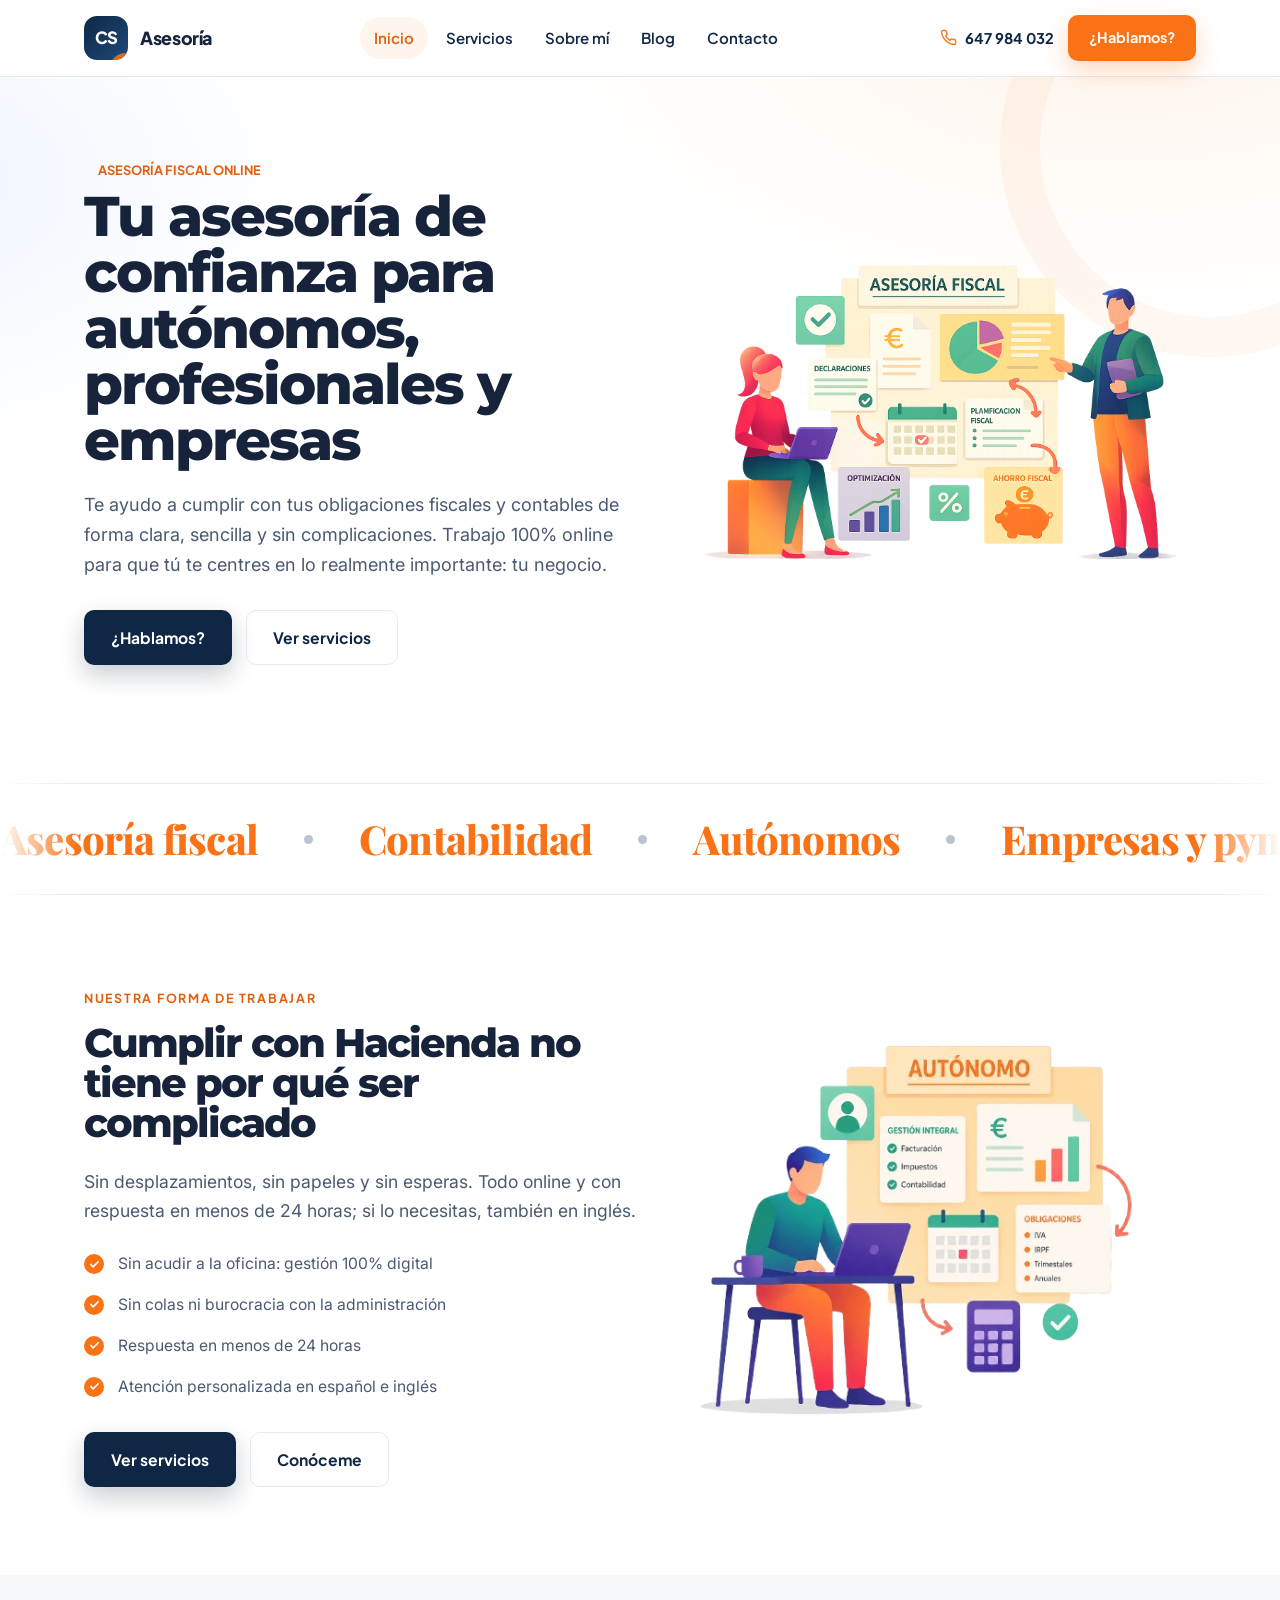
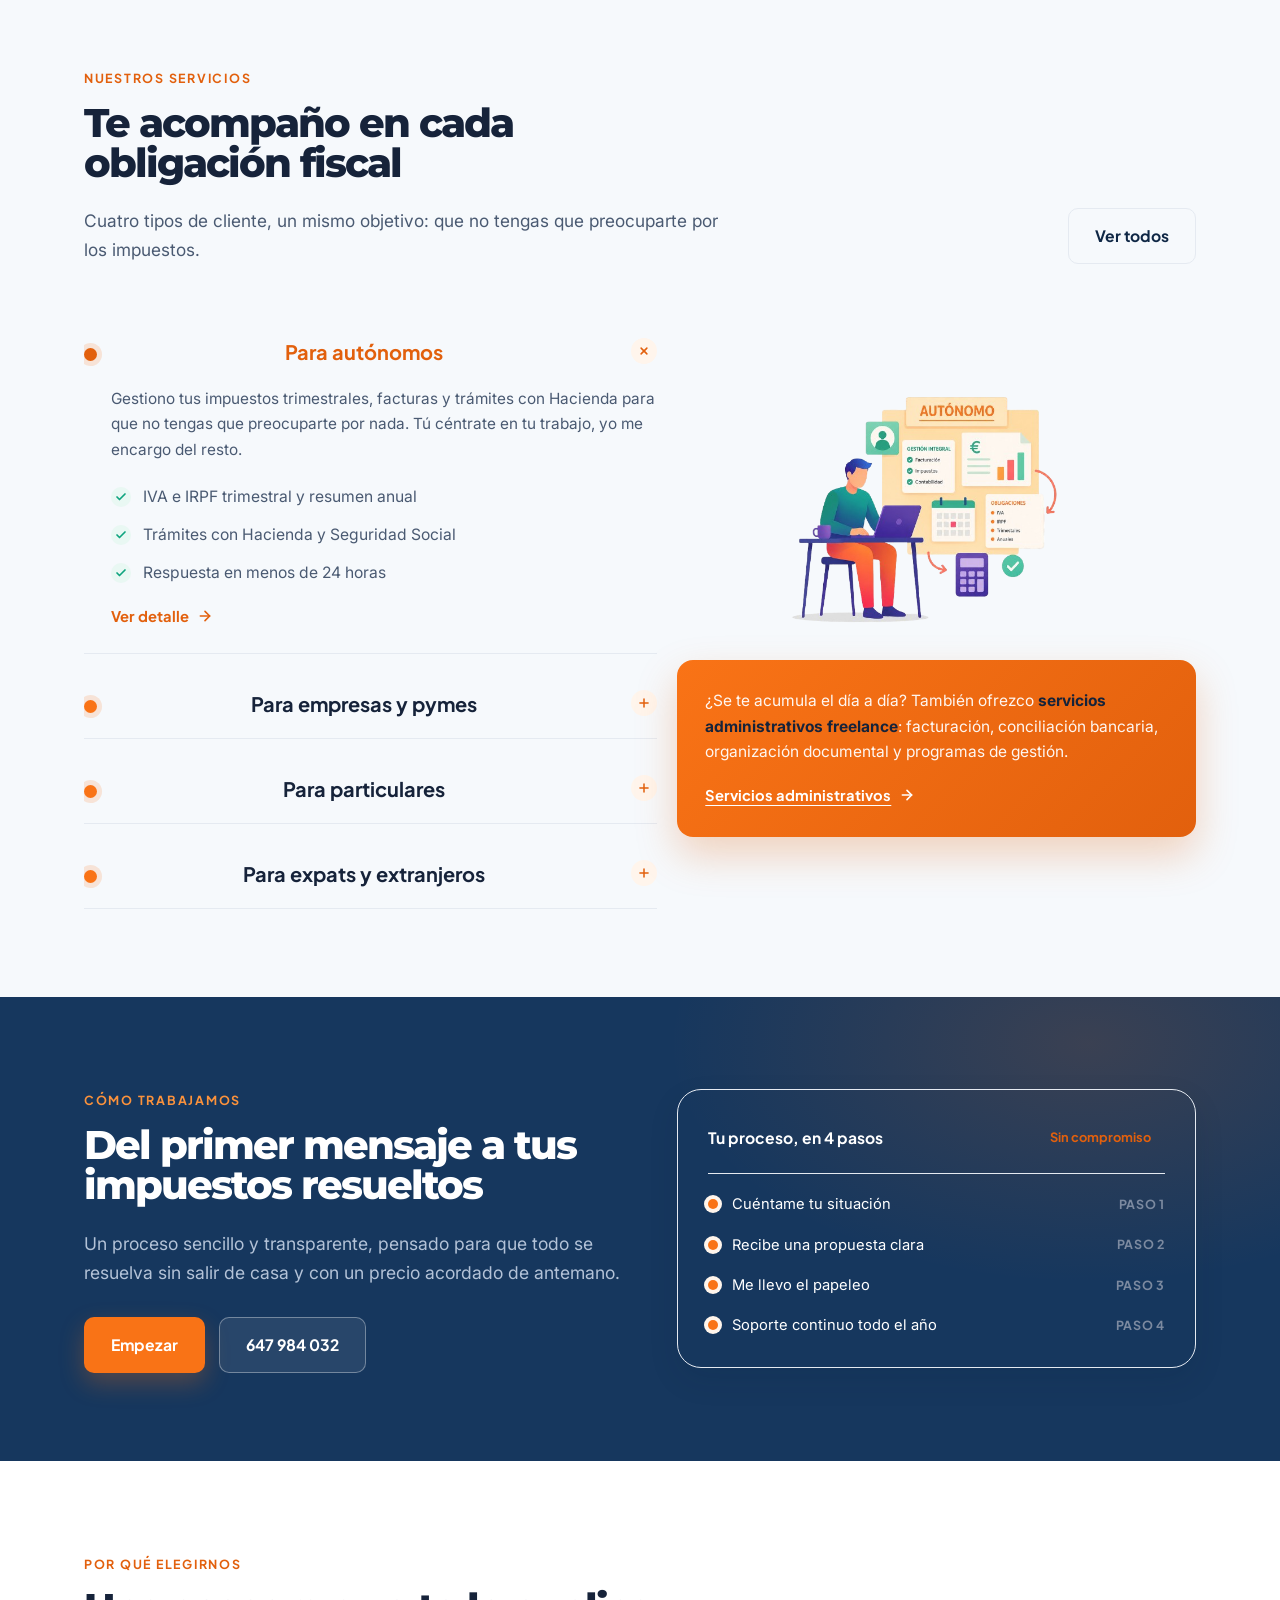
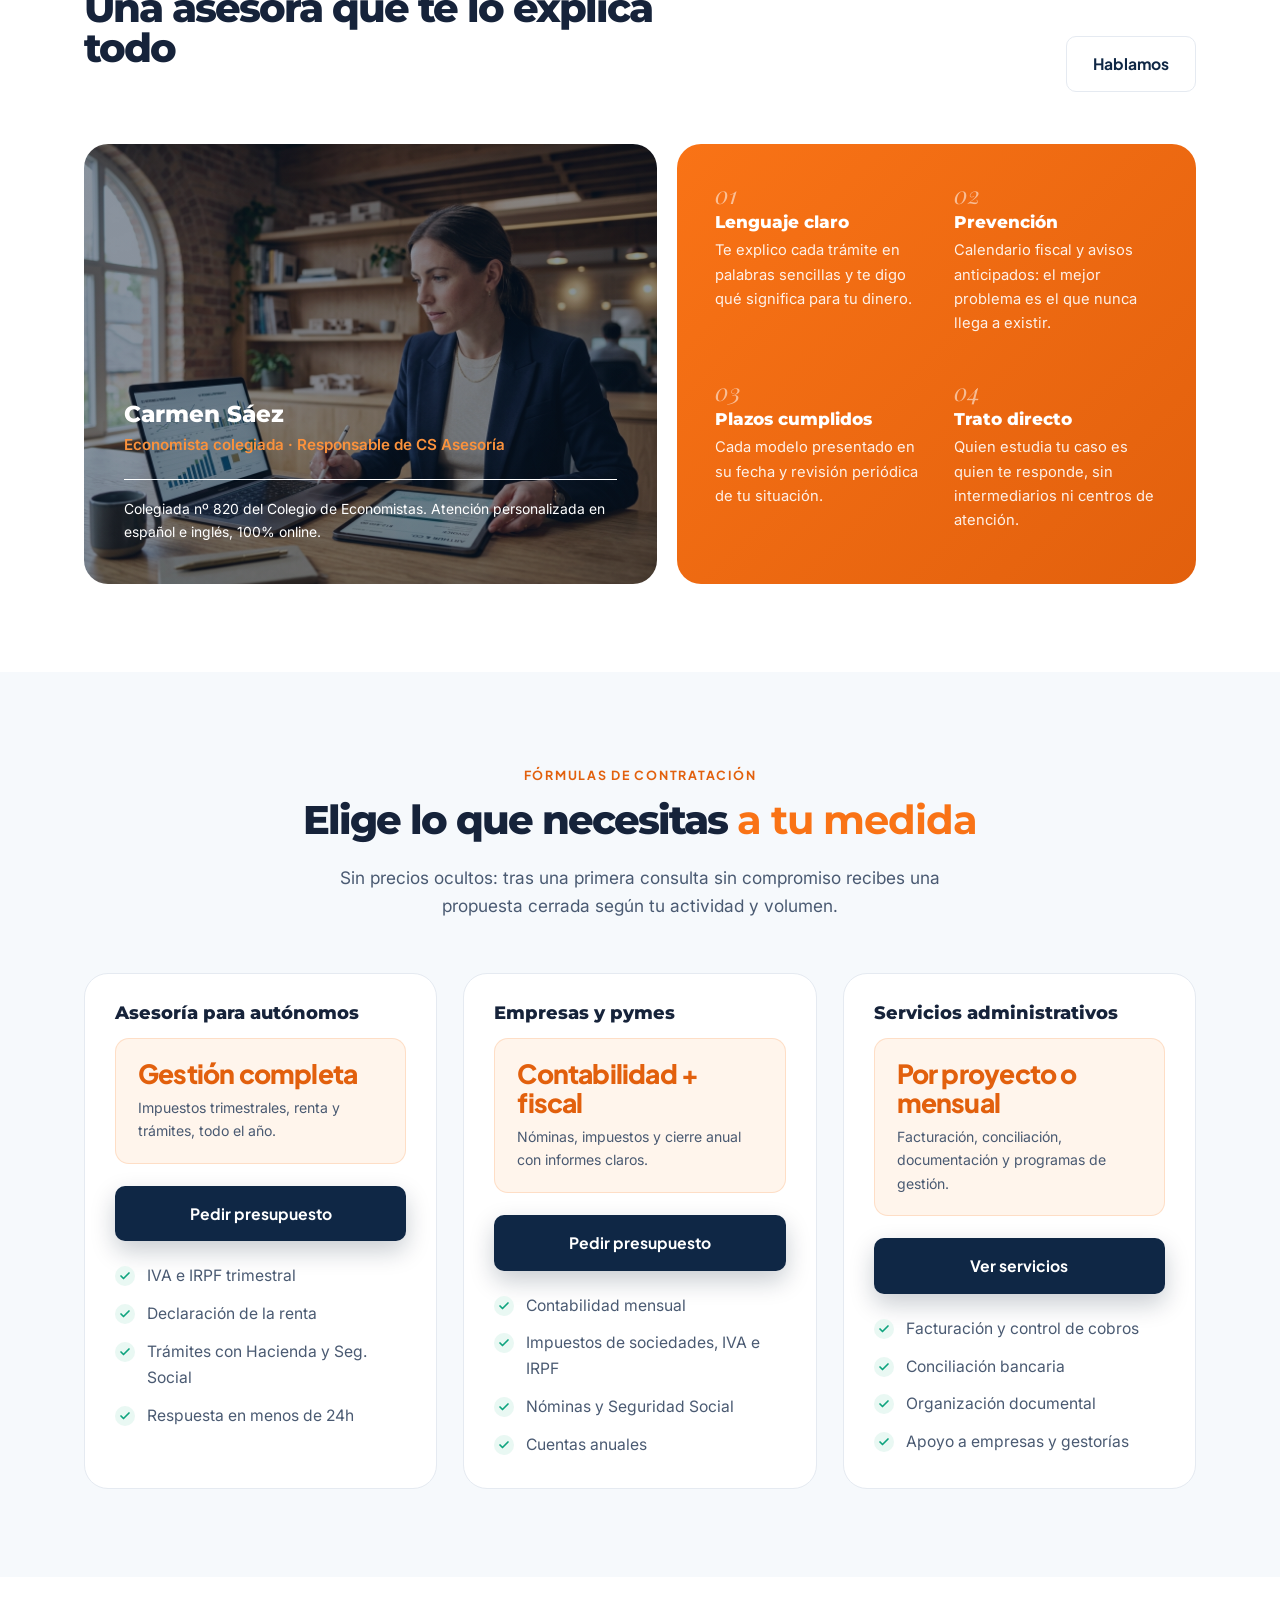
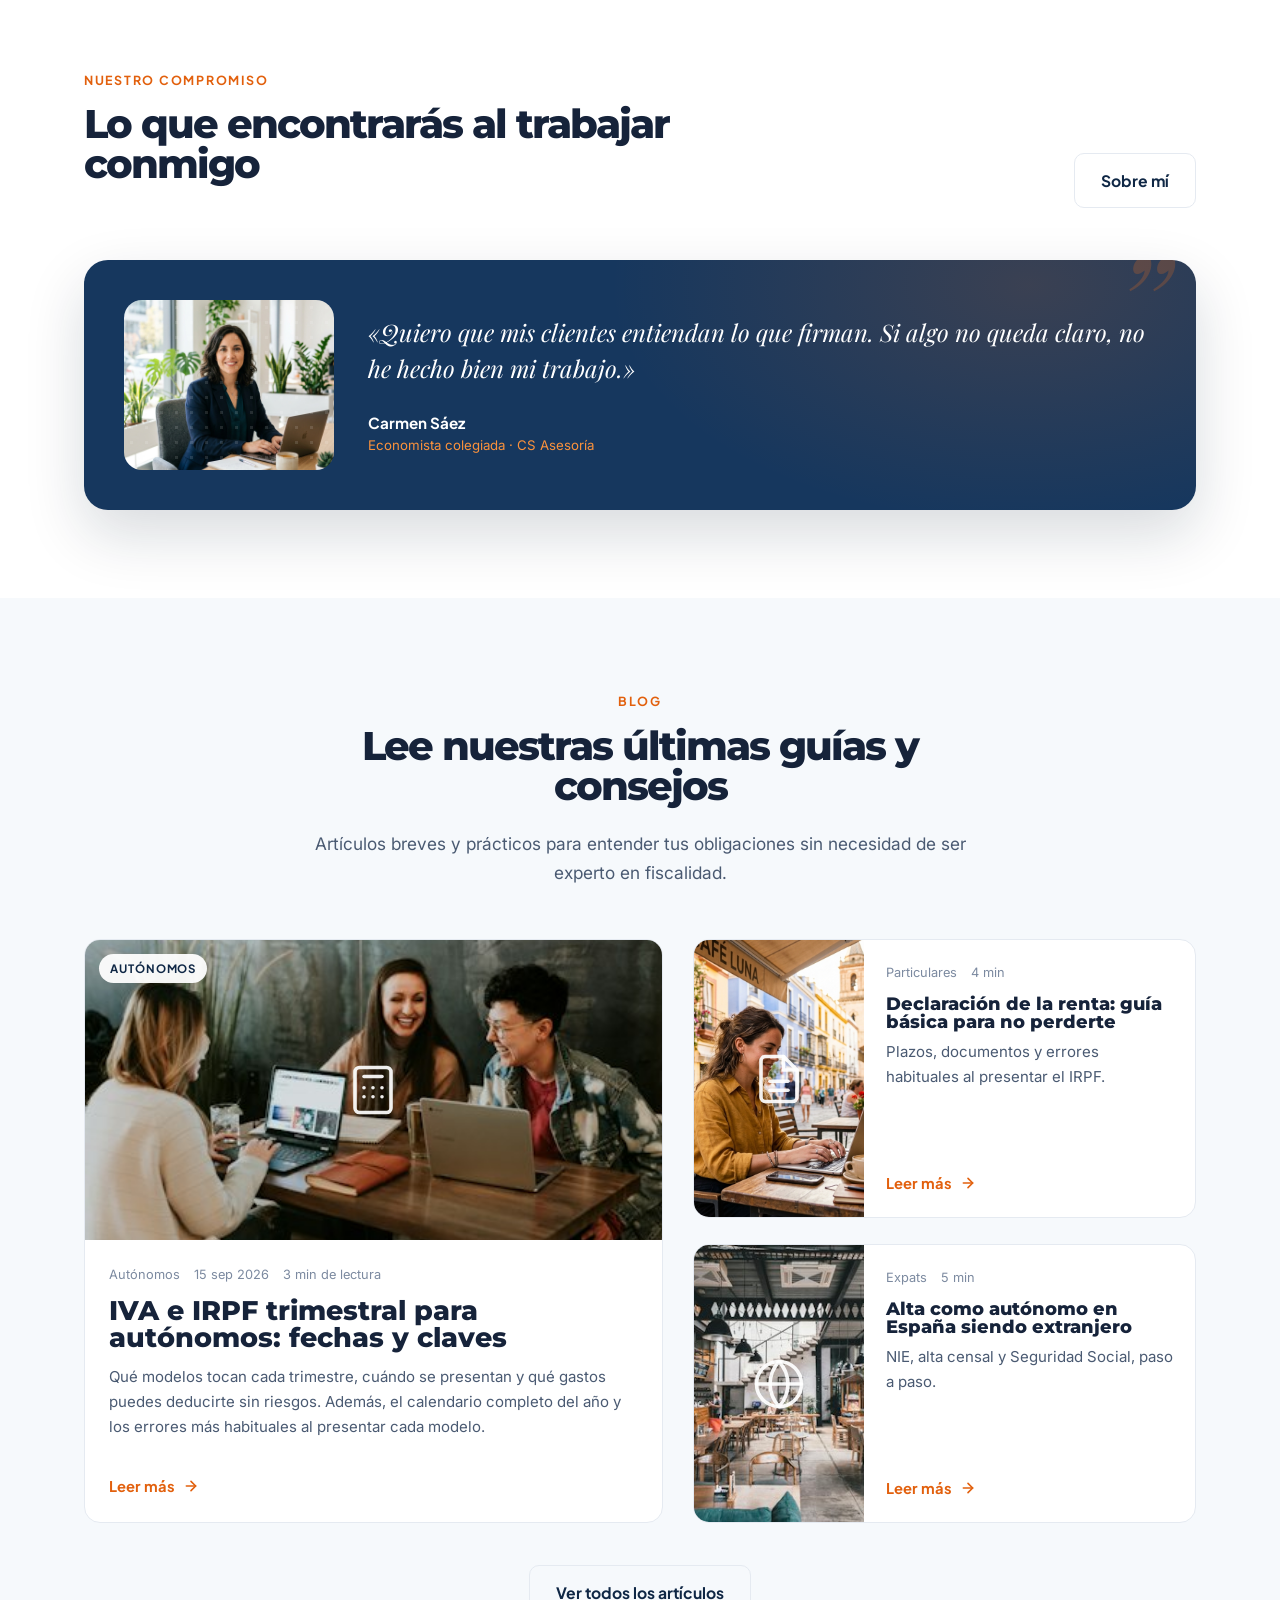
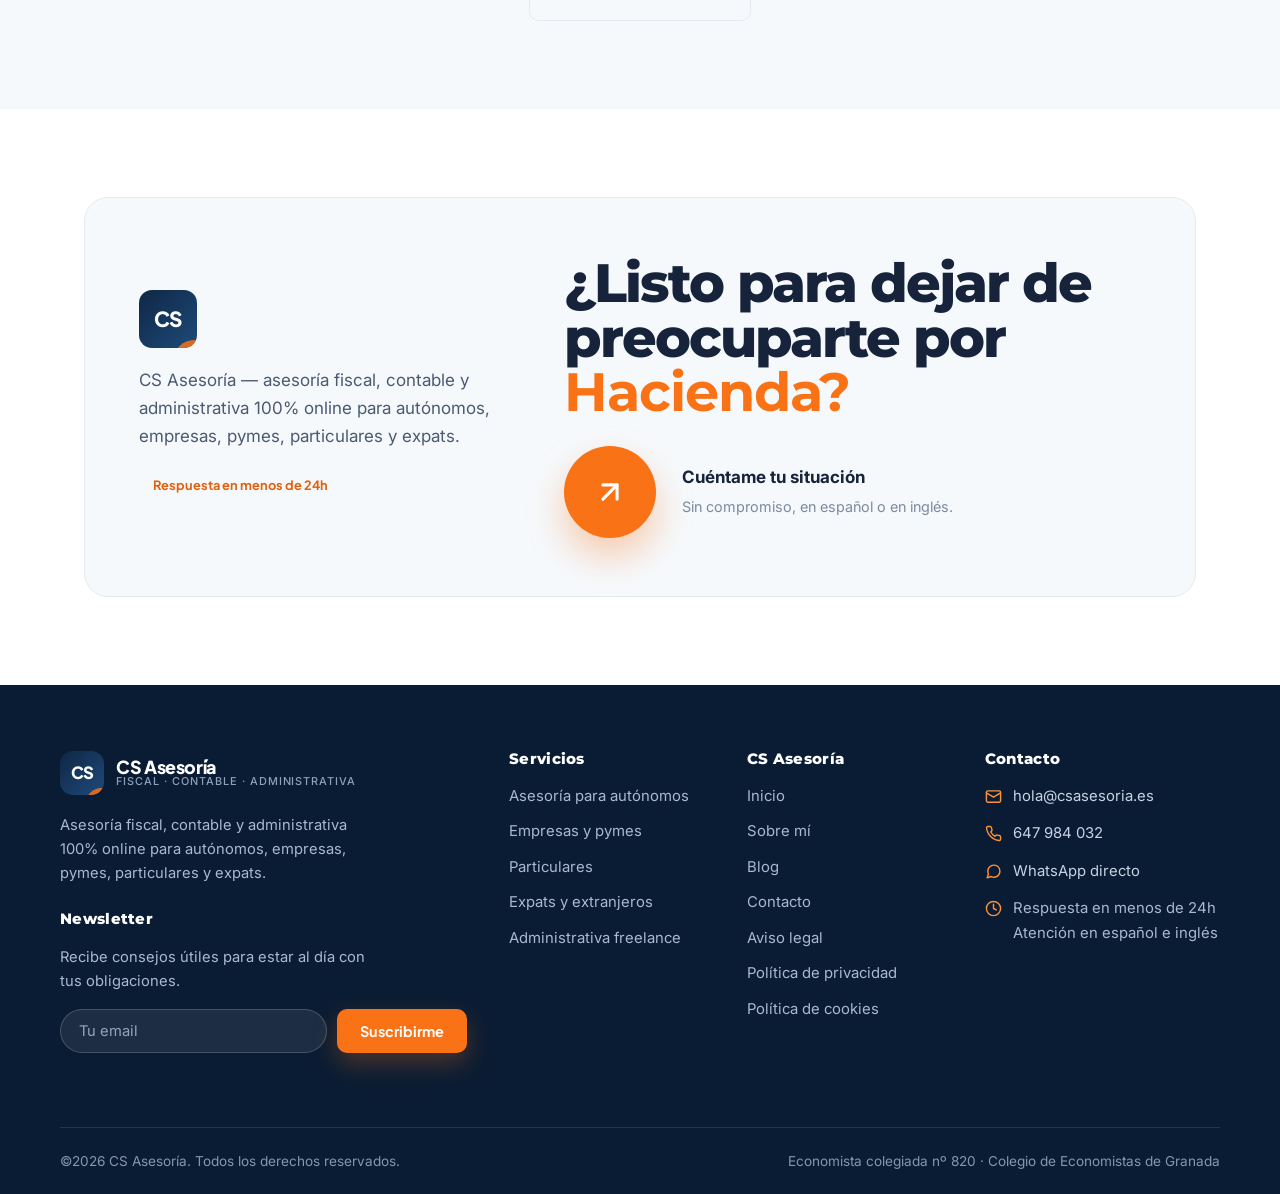
<file: index.html>
<!DOCTYPE html>
<html lang="es">
<head>
<meta charset="UTF-8">
<meta name="viewport" content="width=device-width, initial-scale=1">
<title>CS Asesoría · Asesoría fiscal y contable online para autónomos y empresas</title>
<meta name="description" content="Asesoría fiscal, contable y administrativa 100% online para autónomos, empresas, pymes, particulares y expats. Respuesta en menos de 24 horas, en español e inglés.">
<link rel="preconnect" href="https://fonts.googleapis.com">
<link rel="preconnect" href="https://fonts.gstatic.com" crossorigin>
<link rel="preconnect" href="https://fonts.googleapis.com">
<link rel="preconnect" href="https://fonts.gstatic.com" crossorigin>
<link href="https://fonts.googleapis.com/css2?family=Montserrat:ital,wght@0,100..900;1,100..900&family=Syne:wght@400..800&display=swap" rel="stylesheet">
<link href="https://fonts.googleapis.com/css2?family=Inter:wght@400;500;600&family=Playfair+Display:ital,wght@1,500;1,600;1,700&family=Plus+Jakarta+Sans:wght@600;700;800&display=swap" rel="stylesheet">
<link rel="stylesheet" href="assets/css/styles.css">
<link rel="icon" href="data:image/svg+xml,<svg xmlns='http://www.w3.org/2000/svg' viewBox='0 0 100 100'><rect width='100' height='100' rx='24' fill='%230f2745'/><text x='50' y='66' font-size='44' font-family='sans-serif' font-weight='800' fill='white' text-anchor='middle'>CS</text></svg>">
</head>
<body>

<!-- ===================== CABECERA ===================== -->
<header class="site-header">
  <div class="container header-inner">
    <a class="logo" href="index.html">
      <span class="logo-mark">CS</span>
      <span class="logo-text">Asesoría</span>
    </a>

    <nav class="nav" id="main-nav" aria-label="Navegación principal">
      <a class="nav-link is-active" href="index.html">Inicio</a>
      <a class="nav-link" href="servicios.html">Servicios</a>
      <!-- <a class="nav-link" href="administrativa.html">Administrativa freelance</a> -->
      <a class="nav-link" href="sobre-mi.html">Sobre mí</a>
      <a class="nav-link" href="blog.html">Blog</a>
      <a class="nav-link" href="contacto.html">Contacto</a>
    </nav>

    <div class="header-actions">
      <a class="header-phone" href="tel:+34647984032">
        <svg xmlns="http://www.w3.org/2000/svg" viewBox="0 0 24 24" fill="none" stroke="currentColor" stroke-width="2" stroke-linecap="round" stroke-linejoin="round"><path d="M22 16.92v3a2 2 0 0 1-2.18 2 19.79 19.79 0 0 1-8.63-3.07 19.5 19.5 0 0 1-6-6A19.79 19.79 0 0 1 2.12 4.18 2 2 0 0 1 4.11 2h3a2 2 0 0 1 2 1.72c.13.96.36 1.9.7 2.81a2 2 0 0 1-.45 2.11L8.09 9.91a16 16 0 0 0 6 6l1.27-1.27a2 2 0 0 1 2.11-.45c.91.34 1.85.57 2.81.7A2 2 0 0 1 22 16.92z"/></svg>
        647 984 032
      </a>
      <a class="btn btn-primary btn-sm" href="contacto.html">¿Hablamos?</a>
      <button class="nav-toggle" type="button" aria-label="Abrir menú" aria-expanded="false" aria-controls="main-nav">
        <svg class="icon-menu" xmlns="http://www.w3.org/2000/svg" viewBox="0 0 24 24" fill="none" stroke="currentColor" stroke-width="2" stroke-linecap="round" stroke-linejoin="round"><line x1="3" y1="6" x2="21" y2="6"/><line x1="3" y1="12" x2="21" y2="12"/><line x1="3" y1="18" x2="21" y2="18"/></svg>
        <svg class="icon-close" xmlns="http://www.w3.org/2000/svg" viewBox="0 0 24 24" fill="none" stroke="currentColor" stroke-width="2" stroke-linecap="round" stroke-linejoin="round"><line x1="18" y1="6" x2="6" y2="18"/><line x1="6" y1="6" x2="18" y2="18"/></svg>
      </button>
    </div>
  </div>
</header>

<main>

<!-- ===================== HERO ===================== -->
<section class="hero">
  <div class="container hero-inner">
    <div class="hero-copy">
      <span class="badge">
        ASESORÍA FISCAL ONLINE
      </span>

      <h1>Tu asesoría de confianza para autónomos, profesionales y empresas</h1>

      <p class="hero-lead">Te ayudo a cumplir con tus obligaciones fiscales y contables de forma clara, sencilla y sin complicaciones. Trabajo 100% online para que tú te centres en lo realmente importante: tu negocio.</p>

      <div class="hero-actions">
        <a class="btn btn-dark" href="contacto.html">
          ¿Hablamos?
        </a>
        <a class="btn btn-outline" href="servicios.html">Ver servicios</a>
      </div>

      <!-- <div class="social-proof">
        <div class="avatar-group" aria-hidden="true">
          <span>AU</span>
          <span>PY</span>
          <span>EX</span>
        </div>
        <p>
          <strong>Autónomos, pymes y expats</strong>
          Primera consulta sin compromiso · Respuesta en 24h
        </p>
      </div> -->
    </div>

    <!-- Collage: los bloques .ph son marcadores de foto, sustituibles por <img> -->
    <div class="hero-collage">
      <img src="./assets/img/asesoria-carmen-saez-csasesoria-1.png" alt="Animación">
      <!-- <div class="tile tile-main">
        <div class="panel" style="box-shadow:none; border:0;">
          <div class="panel-head">
            <span class="panel-title">Tu fiscalidad, siempre al día</span>
            <span class="panel-dots"><span></span><span></span><span></span></span>
          </div>

          <div class="panel-rows">
            <div class="panel-row">
              <span class="ico"><svg xmlns="http://www.w3.org/2000/svg" viewBox="0 0 24 24" fill="none" stroke="currentColor" stroke-width="2" stroke-linecap="round" stroke-linejoin="round"><rect x="4" y="2" width="16" height="20" rx="2"/><line x1="8" y1="6" x2="16" y2="6"/><line x1="8" y1="11" x2="8" y2="11"/><line x1="12" y1="11" x2="12" y2="11"/><line x1="16" y1="11" x2="16" y2="11"/><line x1="8" y1="15" x2="8" y2="15"/><line x1="12" y1="15" x2="12" y2="15"/><line x1="16" y1="15" x2="16" y2="15"/></svg></span>
              IVA e IRPF trimestral
              <span class="status">Presentado</span>
            </div>
            <div class="panel-row">
              <span class="ico"><svg xmlns="http://www.w3.org/2000/svg" viewBox="0 0 24 24" fill="none" stroke="currentColor" stroke-width="2" stroke-linecap="round" stroke-linejoin="round"><path d="M14 2H6a2 2 0 0 0-2 2v16a2 2 0 0 0 2 2h12a2 2 0 0 0 2-2V8z"/><polyline points="14 2 14 8 20 8"/><line x1="16" y1="13" x2="8" y2="13"/><line x1="16" y1="17" x2="8" y2="17"/></svg></span>
              Facturación y contabilidad
              <span class="status">Al día</span>
            </div>
            <div class="panel-row">
              <span class="ico"><svg xmlns="http://www.w3.org/2000/svg" viewBox="0 0 24 24" fill="none" stroke="currentColor" stroke-width="2" stroke-linecap="round" stroke-linejoin="round"><rect x="3" y="4" width="18" height="18" rx="2"/><line x1="16" y1="2" x2="16" y2="6"/><line x1="8" y1="2" x2="8" y2="6"/><line x1="3" y1="10" x2="21" y2="10"/></svg></span>
              Declaración de la renta
              <span class="status pending">En plazo</span>
            </div>
          </div>

          <div class="panel-bars" aria-hidden="true">
            <span style="height:46%"></span>
            <span style="height:74%"></span>
            <span style="height:58%"></span>
            <span style="height:90%"></span>
            <span style="height:64%"></span>
            <span style="height:80%"></span>
          </div>
        </div>
      </div>

      <div class="tile tile-b ph ph-warm"><span>100% online</span></div>
      <div class="tile tile-c ph ph-navy"><span>Sin papeleos</span></div>

      <div class="float-stat dark">
        <span class="fs-value">100%</span>
        <span class="fs-label">Online, sin acudir a la oficina</span>
      </div>
      <div class="float-stat warm">
        <span class="fs-value">24h</span>
        <span class="fs-label">Respuesta máxima</span>
      </div>
    </div> -->
  </div>
</section>

<!-- ===================== TICKER DE SERVICIOS ===================== -->
<div class="ticker" aria-hidden="true">
  <div class="ticker-track">
    <div class="ticker-group">
      <span class="ticker-item">Asesoría fiscal</span>
      <span class="ticker-item">Contabilidad</span>
      <span class="ticker-item">Autónomos</span>
      <span class="ticker-item">Empresas y pymes</span>
      <span class="ticker-item">Declaración de la renta</span>
      <span class="ticker-item">Expats y extranjeros</span>
      <span class="ticker-item">Servicios administrativos</span>
      <span class="ticker-item">Nóminas y Seguridad Social</span>
    </div>
    <div class="ticker-group">
      <span class="ticker-item">Asesoría fiscal</span>
      <span class="ticker-item">Contabilidad</span>
      <span class="ticker-item">Autónomos</span>
      <span class="ticker-item">Empresas y pymes</span>
      <span class="ticker-item">Declaración de la renta</span>
      <span class="ticker-item">Expats y extranjeros</span>
      <span class="ticker-item">Servicios administrativos</span>
      <span class="ticker-item">Nóminas y Seguridad Social</span>
    </div>
  </div>
</div>

<!-- ===================== POR QUÉ CS ASESORÍA ===================== -->
<section class="section">
  <div class="container split">
    <div class="split-copy reveal">
      <span class="eyebrow">Nuestra forma de trabajar</span>
      <h2>Cumplir con Hacienda no tiene por qué ser complicado</h2>
      <p class="lead">Sin desplazamientos, sin papeles y sin esperas. Todo online y con respuesta en menos de 24 horas; si lo necesitas, también en inglés.</p>

      <ul class="dot-list" style="margin-top:26px;">
        <li>Sin acudir a la oficina: gestión 100% digital</li>
        <li>Sin colas ni burocracia con la administración</li>
        <li>Respuesta en menos de 24 horas</li>
        <li>Atención personalizada en español e inglés</li>
      </ul>

      <div class="hero-actions" style="margin-top:32px; margin-bottom:0;">
        <a class="btn btn-dark" href="servicios.html">Ver servicios</a>
        <a class="btn btn-outline" href="sobre-mi.html">Conóceme</a>
      </div>
    </div>

    <div class="split-media reveal">
      <!-- Marcador de posición de foto: sustituir por <img src="..."> cuando haya imagen real -->
      <!-- <div class="tile ph ph-navy" style="min-height:320px;">
        <span>Asesoría fiscal y contable</span>
      </div>
      <div class="achievement" style="margin:-48px 18px 0; position:relative; z-index:2;">
        <div><span class="value">24h</span><span class="label">Respuesta</span></div>
        <div><span class="value">ES · EN</span><span class="label">Idiomas</span></div>
        <div><span class="value">100%</span><span class="label">Online</span></div>
      </div> -->
      <img src="./assets/img/img_2.png" alt="Animación">

    </div>
  </div>
</section>

<!-- ===================== SERVICIOS (ACORDEÓN) ===================== -->
<section class="section section-alt">
  <div class="container">
    <div class="section-head-row">
      <div class="section-head reveal" style="max-width:640px;">
        <span class="eyebrow">Nuestros servicios</span>
        <h2>Te acompaño en cada obligación fiscal</h2>
        <p class="lead">Cuatro tipos de cliente, un mismo objetivo: que no tengas que preocuparte por los impuestos.</p>
      </div>
      <a class="btn btn-outline reveal" href="servicios.html">Ver todos</a>
    </div>

    <div class="split">
      <div class="split-copy reveal">
        <div class="faq services-acc">
          <div class="faq-item is-open">
            <button class="faq-question" type="button" aria-expanded="true">
              Para autónomos
              <span class="faq-icon"><svg xmlns="http://www.w3.org/2000/svg" viewBox="0 0 24 24" fill="none" stroke="currentColor" stroke-width="2.6" stroke-linecap="round"><line x1="12" y1="5" x2="12" y2="19"/><line x1="5" y1="12" x2="19" y2="12"/></svg></span>
            </button>
            <div class="faq-answer" style="max-height:460px;">
              <div class="faq-answer-inner">
                <p>Gestiono tus impuestos trimestrales, facturas y trámites con Hacienda para que no tengas que preocuparte por nada. Tú céntrate en tu trabajo, yo me encargo del resto.</p>
                <ul class="check-list">
                  <li>IVA e IRPF trimestral y resumen anual</li>
                  <li>Trámites con Hacienda y Seguridad Social</li>
                  <li>Respuesta en menos de 24 horas</li>
                </ul>
                <a class="card-link" href="servicios.html#autonomos">Ver detalle
                  <svg xmlns="http://www.w3.org/2000/svg" viewBox="0 0 24 24" fill="none" stroke="currentColor" stroke-width="2.4" stroke-linecap="round" stroke-linejoin="round"><line x1="5" y1="12" x2="19" y2="12"/><polyline points="12 5 19 12 12 19"/></svg>
                </a>
              </div>
            </div>
          </div>

          <div class="faq-item">
            <button class="faq-question" type="button" aria-expanded="false">
              Para empresas y pymes
              <span class="faq-icon"><svg xmlns="http://www.w3.org/2000/svg" viewBox="0 0 24 24" fill="none" stroke="currentColor" stroke-width="2.6" stroke-linecap="round"><line x1="12" y1="5" x2="12" y2="19"/><line x1="5" y1="12" x2="19" y2="12"/></svg></span>
            </button>
            <div class="faq-answer">
              <div class="faq-answer-inner">
                <p>Contabilidad al día, impuestos presentados a tiempo y una visión clara de los números de tu compañía para decidir con datos.</p>
                <a class="card-link" href="servicios.html#empresas">Ver detalle
                  <svg xmlns="http://www.w3.org/2000/svg" viewBox="0 0 24 24" fill="none" stroke="currentColor" stroke-width="2.4" stroke-linecap="round" stroke-linejoin="round"><line x1="5" y1="12" x2="19" y2="12"/><polyline points="12 5 19 12 12 19"/></svg>
                </a>
              </div>
            </div>
          </div>

          <div class="faq-item">
            <button class="faq-question" type="button" aria-expanded="false">
              Para particulares
              <span class="faq-icon"><svg xmlns="http://www.w3.org/2000/svg" viewBox="0 0 24 24" fill="none" stroke="currentColor" stroke-width="2.6" stroke-linecap="round"><line x1="12" y1="5" x2="12" y2="19"/><line x1="5" y1="12" x2="19" y2="12"/></svg></span>
            </button>
            <div class="faq-answer">
              <div class="faq-answer-inner">
                <p>Declaración de la renta, deudas y aplazamientos y trámites con la administración: lo gestiono por ti, sin colas y sin esperas.</p>
                <a class="card-link" href="servicios.html#particulares">Ver detalle
                  <svg xmlns="http://www.w3.org/2000/svg" viewBox="0 0 24 24" fill="none" stroke="currentColor" stroke-width="2.4" stroke-linecap="round" stroke-linejoin="round"><line x1="5" y1="12" x2="19" y2="12"/><polyline points="12 5 19 12 12 19"/></svg>
                </a>
              </div>
            </div>
          </div>

          <div class="faq-item">
            <button class="faq-question" type="button" aria-expanded="false">
              Para expats y extranjeros
              <span class="faq-icon"><svg xmlns="http://www.w3.org/2000/svg" viewBox="0 0 24 24" fill="none" stroke="currentColor" stroke-width="2.6" stroke-linecap="round"><line x1="12" y1="5" x2="12" y2="19"/><line x1="5" y1="12" x2="19" y2="12"/></svg></span>
            </button>
            <div class="faq-answer">
              <div class="faq-answer-inner">
                <p>Te ayudo a entender el sistema fiscal español y gestiono tus impuestos en inglés, sin complicaciones.</p>
                <a class="card-link" href="servicios.html#expats">Ver detalle
                  <svg xmlns="http://www.w3.org/2000/svg" viewBox="0 0 24 24" fill="none" stroke="currentColor" stroke-width="2.4" stroke-linecap="round" stroke-linejoin="round"><line x1="5" y1="12" x2="19" y2="12"/><polyline points="12 5 19 12 12 19"/></svg>
                </a>
              </div>
            </div>
          </div>
        </div>
      </div>

      <div class="split-media reveal">
        <img class="tile" src="./assets/img/img_2.png" alt="Gestión integral para autónomos" style="width:100%; height:250px; margin-bottom:22px; object-fit:contain;">

        <div class="promo-card">
          <p class="pc-text">¿Se te acumula el día a día? También ofrezco <strong>servicios administrativos freelance</strong>: facturación, conciliación bancaria, organización documental y programas de gestión.</p>
          <a class="pc-link" href="administrativa.html">Servicios administrativos
            <svg xmlns="http://www.w3.org/2000/svg" viewBox="0 0 24 24" fill="none" stroke="currentColor" stroke-width="2.4" stroke-linecap="round" stroke-linejoin="round"><line x1="5" y1="12" x2="19" y2="12"/><polyline points="12 5 19 12 12 19"/></svg>
          </a>
        </div>
      </div>
    </div>
  </div>
</section>

<!-- ===================== BLOQUE OSCURO: CÓMO TRABAJAMOS ===================== -->
<section class="section dark-band">
  <div class="container split">
    <div class="split-copy reveal">
      <span class="eyebrow eyebrow-light">Cómo trabajamos</span>
      <h2>Del primer mensaje a tus impuestos resueltos</h2>
      <p class="lead">Un proceso sencillo y transparente, pensado para que todo se resuelva sin salir de casa y con un precio acordado de antemano.</p>
      <div class="hero-actions" style="margin-top:30px; margin-bottom:0;">
        <a class="btn btn-primary" href="contacto.html">Empezar</a>
        <a class="btn btn-ghost-light" href="tel:+34647984032">647 984 032</a>
      </div>
    </div>

    <div class="split-media reveal">
      <div class="visual-card">
        <div class="visual-card-head">
          <strong>Tu proceso, en 4 pasos</strong>
          <span class="badge">Sin compromiso</span>
        </div>
        <ul class="timeline">
          <li><span class="dot"></span> Cuéntame tu situación <span class="when">Paso 1</span></li>
          <li><span class="dot"></span> Recibe una propuesta clara <span class="when">Paso 2</span></li>
          <li><span class="dot"></span> Me llevo el papeleo <span class="when">Paso 3</span></li>
          <li><span class="dot"></span> Soporte continuo todo el año <span class="when">Paso 4</span></li>
        </ul>
        <!-- <div class="panel-bars" aria-hidden="true">
          <span style="height:52%"></span>
          <span style="height:78%"></span>
          <span style="height:46%"></span>
          <span style="height:88%"></span>
          <span style="height:64%"></span>
        </div> -->
      </div>
    </div>
  </div>
</section>

<!-- ===================== POR QUÉ ELEGIRNOS ===================== -->
<section class="section">
  <div class="container">
    <div class="section-head-row">
      <div class="section-head reveal" style="max-width:640px;">
        <span class="eyebrow">Por qué elegirnos</span>
        <h2>Una asesora que te lo explica todo</h2>
      </div>
      <a class="btn btn-outline reveal" href="contacto.html">Hablamos</a>
    </div>

    <div class="split">
      <div class="split-media reveal">
        <div class="about-photo">
          <!-- <div class="initials">CS</div> -->
          <h3>Carmen Sáez</h3>
          <p class="role">Economista colegiada · Responsable de CS Asesoría</p>
          <p class="note">Colegiada nº 820 del Colegio de Economistas. Atención personalizada en español e inglés, 100% online.</p>
        </div>
      </div>

      <div class="split-copy reveal">
        <div class="why-card">
          <div class="why-item">
            <span class="num">01</span>
            <h4>Lenguaje claro</h4>
            <p>Te explico cada trámite en palabras sencillas y te digo qué significa para tu dinero.</p>
          </div>
          <div class="why-item">
            <span class="num">02</span>
            <h4>Prevención</h4>
            <p>Calendario fiscal y avisos anticipados: el mejor problema es el que nunca llega a existir.</p>
          </div>
          <div class="why-item">
            <span class="num">03</span>
            <h4>Plazos cumplidos</h4>
            <p>Cada modelo presentado en su fecha y revisión periódica de tu situación.</p>
          </div>
          <div class="why-item">
            <span class="num">04</span>
            <h4>Trato directo</h4>
            <p>Quien estudia tu caso es quien te responde, sin intermediarios ni centros de atención.</p>
          </div>
        </div>
      </div>
    </div>
  </div>
</section>

<!-- ===================== PLANES / FÓRMULAS ===================== -->
<section class="section section-alt">
  <div class="container">
    <div class="section-head text-center reveal">
      <span class="eyebrow">Fórmulas de contratación</span>
      <h2>Elige lo que necesitas <em class="accent">a tu medida</em></h2>
      <p class="lead mx-auto">Sin precios ocultos: tras una primera consulta sin compromiso recibes una propuesta cerrada según tu actividad y volumen.</p>
    </div>

    <div class="plans reveal">
      <article class="plan">
        <h3>Asesoría para autónomos</h3>
        <div class="plan-price">
          <span class="amount">Gestión completa</span>
          <p>Impuestos trimestrales, renta y trámites, todo el año.</p>
        </div>
        <a class="btn btn-dark" href="contacto.html">Pedir presupuesto</a>
        <ul class="check-list">
          <li>IVA e IRPF trimestral</li>
          <li>Declaración de la renta</li>
          <li>Trámites con Hacienda y Seg. Social</li>
          <li>Respuesta en menos de 24h</li>
        </ul>
      </article>

      <article class="plan">
        <h3>Empresas y pymes</h3>
        <div class="plan-price">
          <span class="amount">Contabilidad + fiscal</span>
          <p>Nóminas, impuestos y cierre anual con informes claros.</p>
        </div>
        <a class="btn btn-dark" href="contacto.html">Pedir presupuesto</a>
        <ul class="check-list">
          <li>Contabilidad mensual</li>
          <li>Impuestos de sociedades, IVA e IRPF</li>
          <li>Nóminas y Seguridad Social</li>
          <li>Cuentas anuales</li>
        </ul>
      </article>

      <article class="plan">
        <h3>Servicios administrativos</h3>
        <div class="plan-price">
          <span class="amount">Por proyecto o mensual</span>
          <p>Facturación, conciliación, documentación y programas de gestión.</p>
        </div>
        <a class="btn btn-dark" href="administrativa.html">Ver servicios</a>
        <ul class="check-list">
          <li>Facturación y control de cobros</li>
          <li>Conciliación bancaria</li>
          <li>Organización documental</li>
          <li>Apoyo a empresas y gestorías</li>
        </ul>
      </article>
    </div>
  </div>
</section>

<!-- ===================== COMPROMISO / TESTIMONIAL ===================== -->
<section class="section">
  <div class="container">
    <div class="section-head-row">
      <div class="section-head reveal" style="max-width:640px;">
        <span class="eyebrow">Nuestro compromiso</span>
        <h2>Lo que encontrarás al trabajar conmigo</h2>
      </div>
      <a class="btn btn-outline reveal" href="sobre-mi.html">Sobre mí</a>
    </div>

    <!-- <div class="testimonial-row reveal">
      <div class="testimonial-side" aria-hidden="true">
        <span class="dot-end"></span>
        <span class="v-label">Compromiso</span>
        <span class="dot-end"></span>
      </div> -->

      <div class="testimonial">
        <div class="t-photo ph ph-teal"></div>
        <div>
          <blockquote>«Quiero que mis clientes entiendan lo que firman. Si algo no queda claro, no he hecho bien mi trabajo.»</blockquote>
          <div class="quote-author" style="margin-top:24px;">
           
            <span>
              <strong>Carmen Sáez</strong>
              <span>Economista colegiada · CS Asesoría</span>
            </span>
          </div>
        </div>
      </div>
    </div>
  </div>
</section>

<!-- ===================== BLOG ===================== -->
<section class="section section-alt">
  <div class="container">
    <div class="section-head text-center reveal">
      <span class="eyebrow">Blog</span>
      <h2>Lee nuestras últimas guías y consejos</h2>
      <p class="lead mx-auto">Artículos breves y prácticos para entender tus obligaciones sin necesidad de ser experto en fiscalidad.</p>
    </div>

    <div class="blog-feature">
      <article class="post-card post-featured reveal">
        <div class="post-thumb warm">
          <span class="cat">Autónomos</span>
          <svg xmlns="http://www.w3.org/2000/svg" viewBox="0 0 24 24" fill="none" stroke="currentColor" stroke-width="1.6" stroke-linecap="round" stroke-linejoin="round"><rect x="4" y="2" width="16" height="20" rx="2"/><line x1="8" y1="6" x2="16" y2="6"/><line x1="8" y1="11" x2="8" y2="11"/><line x1="12" y1="11" x2="12" y2="11"/><line x1="16" y1="11" x2="16" y2="11"/><line x1="8" y1="15" x2="8" y2="15"/><line x1="12" y1="15" x2="12" y2="15"/><line x1="16" y1="15" x2="16" y2="15"/></svg>
        </div>
        <div class="post-body">
          <div class="post-meta"><span>Autónomos</span><span>15 sep 2026</span><span>3 min de lectura</span></div>
          <h3><a href="blog/iva-irpf-trimestral-autonomos.html">IVA e IRPF trimestral para autónomos: fechas y claves</a></h3>
          <p>Qué modelos tocan cada trimestre, cuándo se presentan y qué gastos puedes deducirte sin riesgos. Además, el calendario completo del año y los errores más habituales al presentar cada modelo.</p>
          <a class="card-link" href="blog/iva-irpf-trimestral-autonomos.html">Leer más
            <svg xmlns="http://www.w3.org/2000/svg" viewBox="0 0 24 24" fill="none" stroke="currentColor" stroke-width="2.4" stroke-linecap="round" stroke-linejoin="round"><line x1="5" y1="12" x2="19" y2="12"/><polyline points="12 5 19 12 12 19"/></svg>
          </a>
        </div>
      </article>

      <div class="blog-side">
        <article class="post-card post-row reveal">
          <div class="post-thumb teal">
            <svg xmlns="http://www.w3.org/2000/svg" viewBox="0 0 24 24" fill="none" stroke="currentColor" stroke-width="1.6" stroke-linecap="round" stroke-linejoin="round"><path d="M14 2H6a2 2 0 0 0-2 2v16a2 2 0 0 0 2 2h12a2 2 0 0 0 2-2V8z"/><polyline points="14 2 14 8 20 8"/><line x1="16" y1="13" x2="8" y2="13"/><line x1="16" y1="17" x2="8" y2="17"/></svg>
          </div>
          <div class="post-body">
            <div class="post-meta"><span>Particulares</span><span>4 min</span></div>
            <h3><a href="blog/declaracion-renta-guia-basica.html">Declaración de la renta: guía básica para no perderte</a></h3>
            <p>Plazos, documentos y errores habituales al presentar el IRPF.</p>
            <a class="card-link" href="blog/declaracion-renta-guia-basica.html">Leer más
              <svg xmlns="http://www.w3.org/2000/svg" viewBox="0 0 24 24" fill="none" stroke="currentColor" stroke-width="2.4" stroke-linecap="round" stroke-linejoin="round"><line x1="5" y1="12" x2="19" y2="12"/><polyline points="12 5 19 12 12 19"/></svg>
            </a>
          </div>
        </article>

        <article class="post-card post-row reveal">
          <div class="post-thumb">
            <svg xmlns="http://www.w3.org/2000/svg" viewBox="0 0 24 24" fill="none" stroke="currentColor" stroke-width="1.6" stroke-linecap="round" stroke-linejoin="round"><circle cx="12" cy="12" r="10"/><line x1="2" y1="12" x2="22" y2="12"/><path d="M12 2a15.3 15.3 0 0 1 4 10 15.3 15.3 0 0 1-4 10 15.3 15.3 0 0 1-4-10 15.3 15.3 0 0 1 4-10z"/></svg>
          </div>
          <div class="post-body">
            <div class="post-meta"><span>Expats</span><span>5 min</span></div>
            <h3><a href="blog/alta-autonomo-extranjero-espana.html">Alta como autónomo en España siendo extranjero</a></h3>
            <p>NIE, alta censal y Seguridad Social, paso a paso.</p>
            <a class="card-link" href="blog/alta-autonomo-extranjero-espana.html">Leer más
              <svg xmlns="http://www.w3.org/2000/svg" viewBox="0 0 24 24" fill="none" stroke="currentColor" stroke-width="2.4" stroke-linecap="round" stroke-linejoin="round"><line x1="5" y1="12" x2="19" y2="12"/><polyline points="12 5 19 12 12 19"/></svg>
            </a>
          </div>
        </article>
      </div>
    </div>

    <div class="text-center" style="margin-top:42px;">
      <a class="btn btn-outline" href="blog.html">Ver todos los artículos</a>
    </div>
  </div>
</section>

<!-- ===================== CTA GRANDE ===================== -->
<section class="section">
  <div class="container">
    <div class="cta-big reveal">
      <div class="cta-brand">
        <span class="logo-mark" style="width:58px; height:58px; font-size:1.3rem;">CS</span>
        <p style="margin:0;">CS Asesoría — asesoría fiscal, contable y administrativa 100% online para autónomos, empresas, pymes, particulares y expats.</p>
        <span class="badge">Respuesta en menos de 24h</span>
      </div>

      <div>
        <h2>¿Listo para dejar de preocuparte por <em class="accent">Hacienda?</em></h2>
        <div class="cta-big-row">
          <a class="circle-arrow" href="contacto.html" aria-label="Ir a la página de contacto">
            <svg xmlns="http://www.w3.org/2000/svg" viewBox="0 0 24 24" fill="none" stroke="currentColor" stroke-width="2.2" stroke-linecap="round" stroke-linejoin="round"><line x1="7" y1="17" x2="17" y2="7"/><polyline points="7 7 17 7 17 17"/></svg>
          </a>
          <div>
            <strong>Cuéntame tu situación</strong><br>
            <span class="small muted">Sin compromiso, en español o en inglés.</span>
          </div>
        </div>
      </div>
    </div>
  </div>
</section>

</main>

<!-- ===================== FOOTER ===================== -->
<footer class="site-footer">
  <div class="container footer-main">
    <div class="footer-brand">
      <a class="logo" href="index.html">
        <span class="logo-mark">CS</span>
        <span class="logo-text">CS Asesoría<small>Fiscal · Contable · Administrativa</small></span>
      </a>
      <p>Asesoría fiscal, contable y administrativa 100% online para autónomos, empresas, pymes, particulares y expats.</p>

      <h4 style="margin-top:26px;">Newsletter</h4>
      <p class="small" style="margin-bottom:0;">Recibe consejos útiles para estar al día con tus obligaciones.</p>
      <form class="newsletter" id="newsletter-form" novalidate>
        <label for="nl-email" style="position:absolute;left:-9999px;">Tu email</label>
        <input id="nl-email" type="email" name="email" placeholder="Tu email" required>
        <button class="btn btn-primary btn-sm" type="submit">Suscribirme</button>
      </form>
      <p class="newsletter-status" id="newsletter-status" role="status"></p>
    </div>

    <div>
      <h4>Servicios</h4>
      <ul class="footer-links">
        <li><a href="servicios.html#autonomos">Asesoría para autónomos</a></li>
        <li><a href="servicios.html#empresas">Empresas y pymes</a></li>
        <li><a href="servicios.html#particulares">Particulares</a></li>
        <li><a href="servicios.html#expats">Expats y extranjeros</a></li>
        <li><a href="administrativa.html">Administrativa freelance</a></li>
      </ul>
    </div>

    <div>
      <h4>CS Asesoría</h4>
      <ul class="footer-links">
        <li><a href="index.html">Inicio</a></li>
        <li><a href="sobre-mi.html">Sobre mí</a></li>
        <li><a href="blog.html">Blog</a></li>
        <li><a href="contacto.html">Contacto</a></li>
        <li><a href="aviso-legal.html">Aviso legal</a></li>
        <li><a href="politica-privacidad.html">Política de privacidad</a></li>
        <li><a href="politica-cookies.html">Política de cookies</a></li>
      </ul>
    </div>

    <div>
      <h4>Contacto</h4>
      <ul class="footer-contact">
        <li>
          <svg xmlns="http://www.w3.org/2000/svg" viewBox="0 0 24 24" fill="none" stroke="currentColor" stroke-width="2" stroke-linecap="round" stroke-linejoin="round"><rect x="2" y="4" width="20" height="16" rx="2"/><path d="m22 7-10 6L2 7"/></svg>
          <span><a href="mailto:hola@csasesoria.es">hola@csasesoria.es</a></span>
        </li>
        <li>
          <svg xmlns="http://www.w3.org/2000/svg" viewBox="0 0 24 24" fill="none" stroke="currentColor" stroke-width="2" stroke-linecap="round" stroke-linejoin="round"><path d="M22 16.92v3a2 2 0 0 1-2.18 2 19.79 19.79 0 0 1-8.63-3.07 19.5 19.5 0 0 1-6-6A19.79 19.79 0 0 1 2.12 4.18 2 2 0 0 1 4.11 2h3a2 2 0 0 1 2 1.72c.13.96.36 1.9.7 2.81a2 2 0 0 1-.45 2.11L8.09 9.91a16 16 0 0 0 6 6l1.27-1.27a2 2 0 0 1 2.11-.45c.91.34 1.85.57 2.81.7A2 2 0 0 1 22 16.92z"/></svg>
          <span><a href="tel:+34647984032">647 984 032</a></span>
        </li>
        <li>
          <svg xmlns="http://www.w3.org/2000/svg" viewBox="0 0 24 24" fill="none" stroke="currentColor" stroke-width="2" stroke-linecap="round" stroke-linejoin="round"><path d="M21 11.5a8.38 8.38 0 0 1-.9 3.8 8.5 8.5 0 0 1-7.6 4.7 8.38 8.38 0 0 1-3.8-.9L3 21l1.9-5.7a8.38 8.38 0 0 1-.9-3.8 8.5 8.5 0 0 1 4.7-7.6 8.38 8.38 0 0 1 3.8-.9h.5a8.48 8.48 0 0 1 8 8v.5z"/></svg>
          <span><a href="https://wa.me/34647984032" target="_blank" rel="noopener">WhatsApp directo</a></span>
        </li>
        <li>
          <svg xmlns="http://www.w3.org/2000/svg" viewBox="0 0 24 24" fill="none" stroke="currentColor" stroke-width="2" stroke-linecap="round" stroke-linejoin="round"><circle cx="12" cy="12" r="10"/><polyline points="12 6 12 12 16 14"/></svg>
          <span>Respuesta en menos de 24h<br>Atención en español e inglés</span>
        </li>
      </ul>
    </div>
  </div>

  <div class="container footer-bottom">
    <span>©<span data-year>2026</span> CS Asesoría. Todos los derechos reservados.</span>
    <span>Economista colegiada nº 820 · Colegio de Economistas de Granada</span>
  </div>
</footer>

<button class="back-to-top" type="button" aria-label="Volver arriba">
  <svg xmlns="http://www.w3.org/2000/svg" viewBox="0 0 24 24" fill="none" stroke="currentColor" stroke-width="2.2" stroke-linecap="round" stroke-linejoin="round"><polyline points="18 15 12 9 6 15"/></svg>
</button>

<script src="assets/js/main.js"></script>
</body>
</html>
</file>
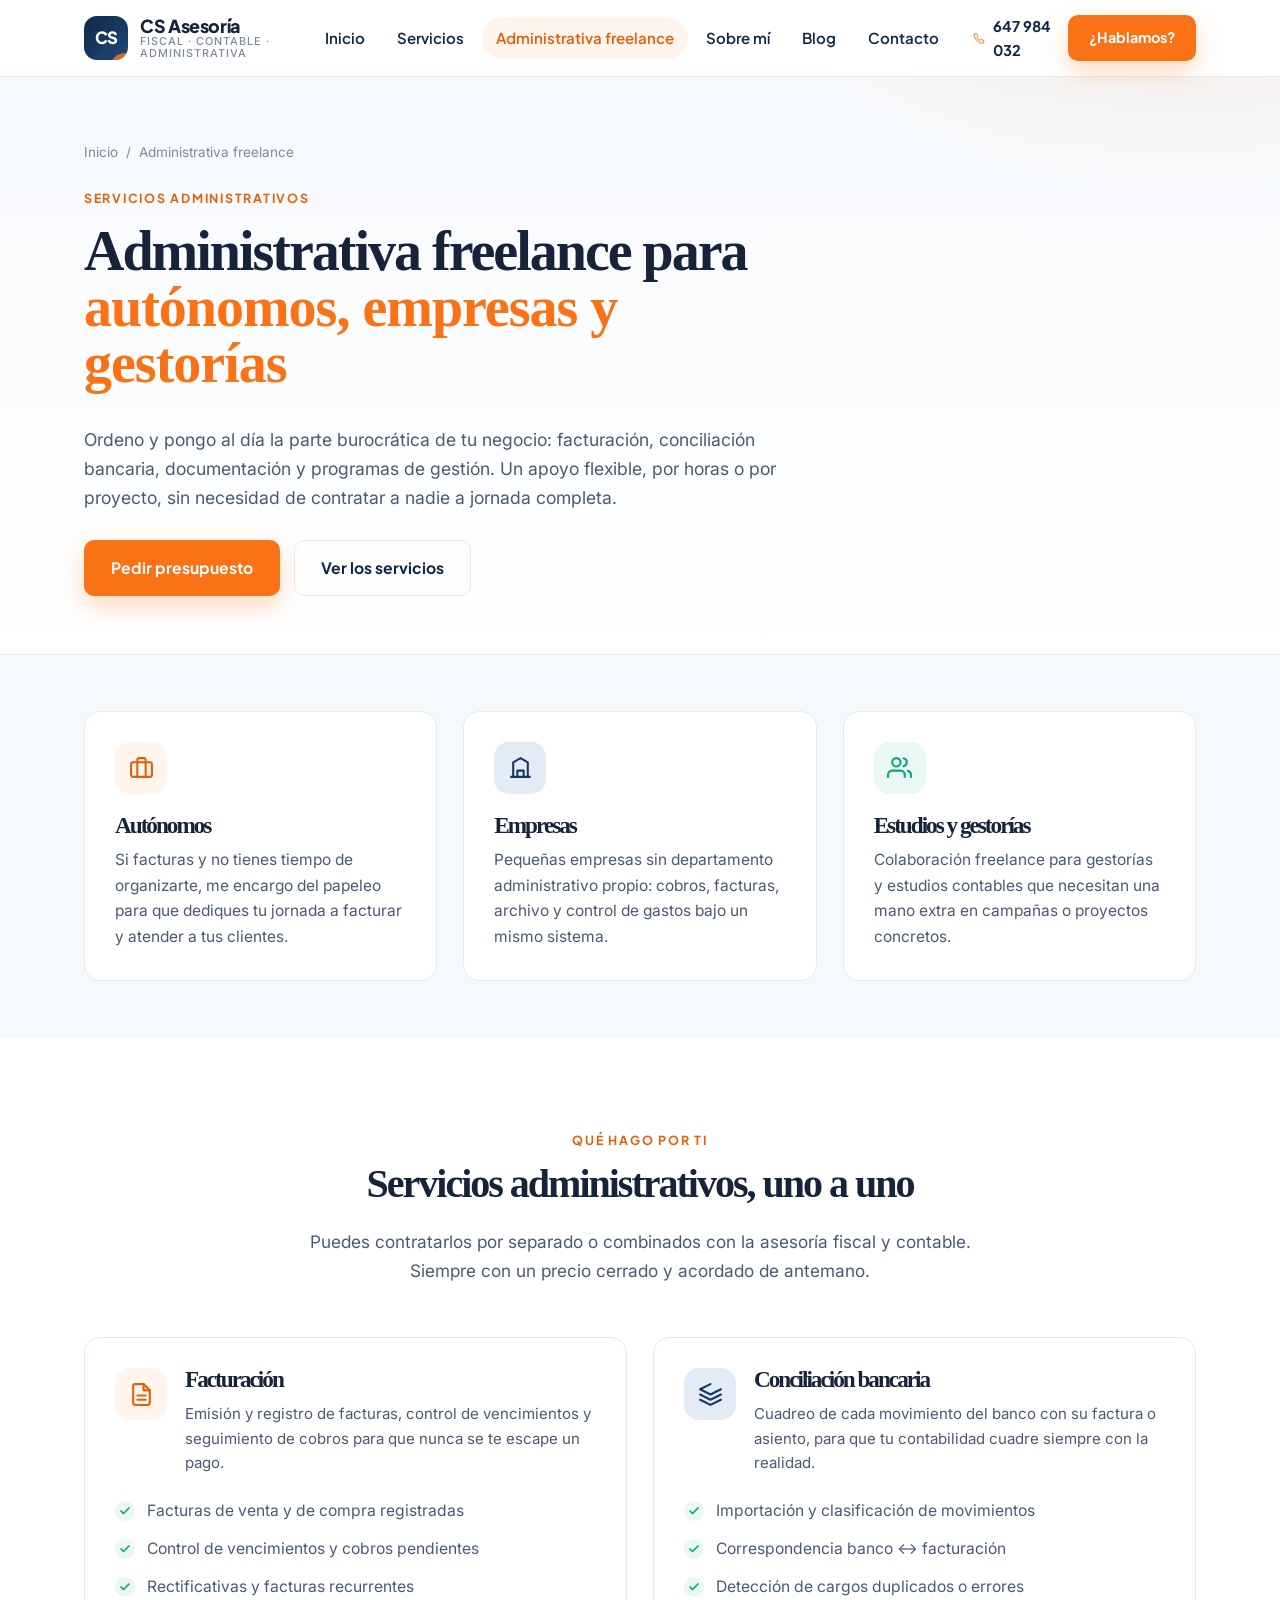
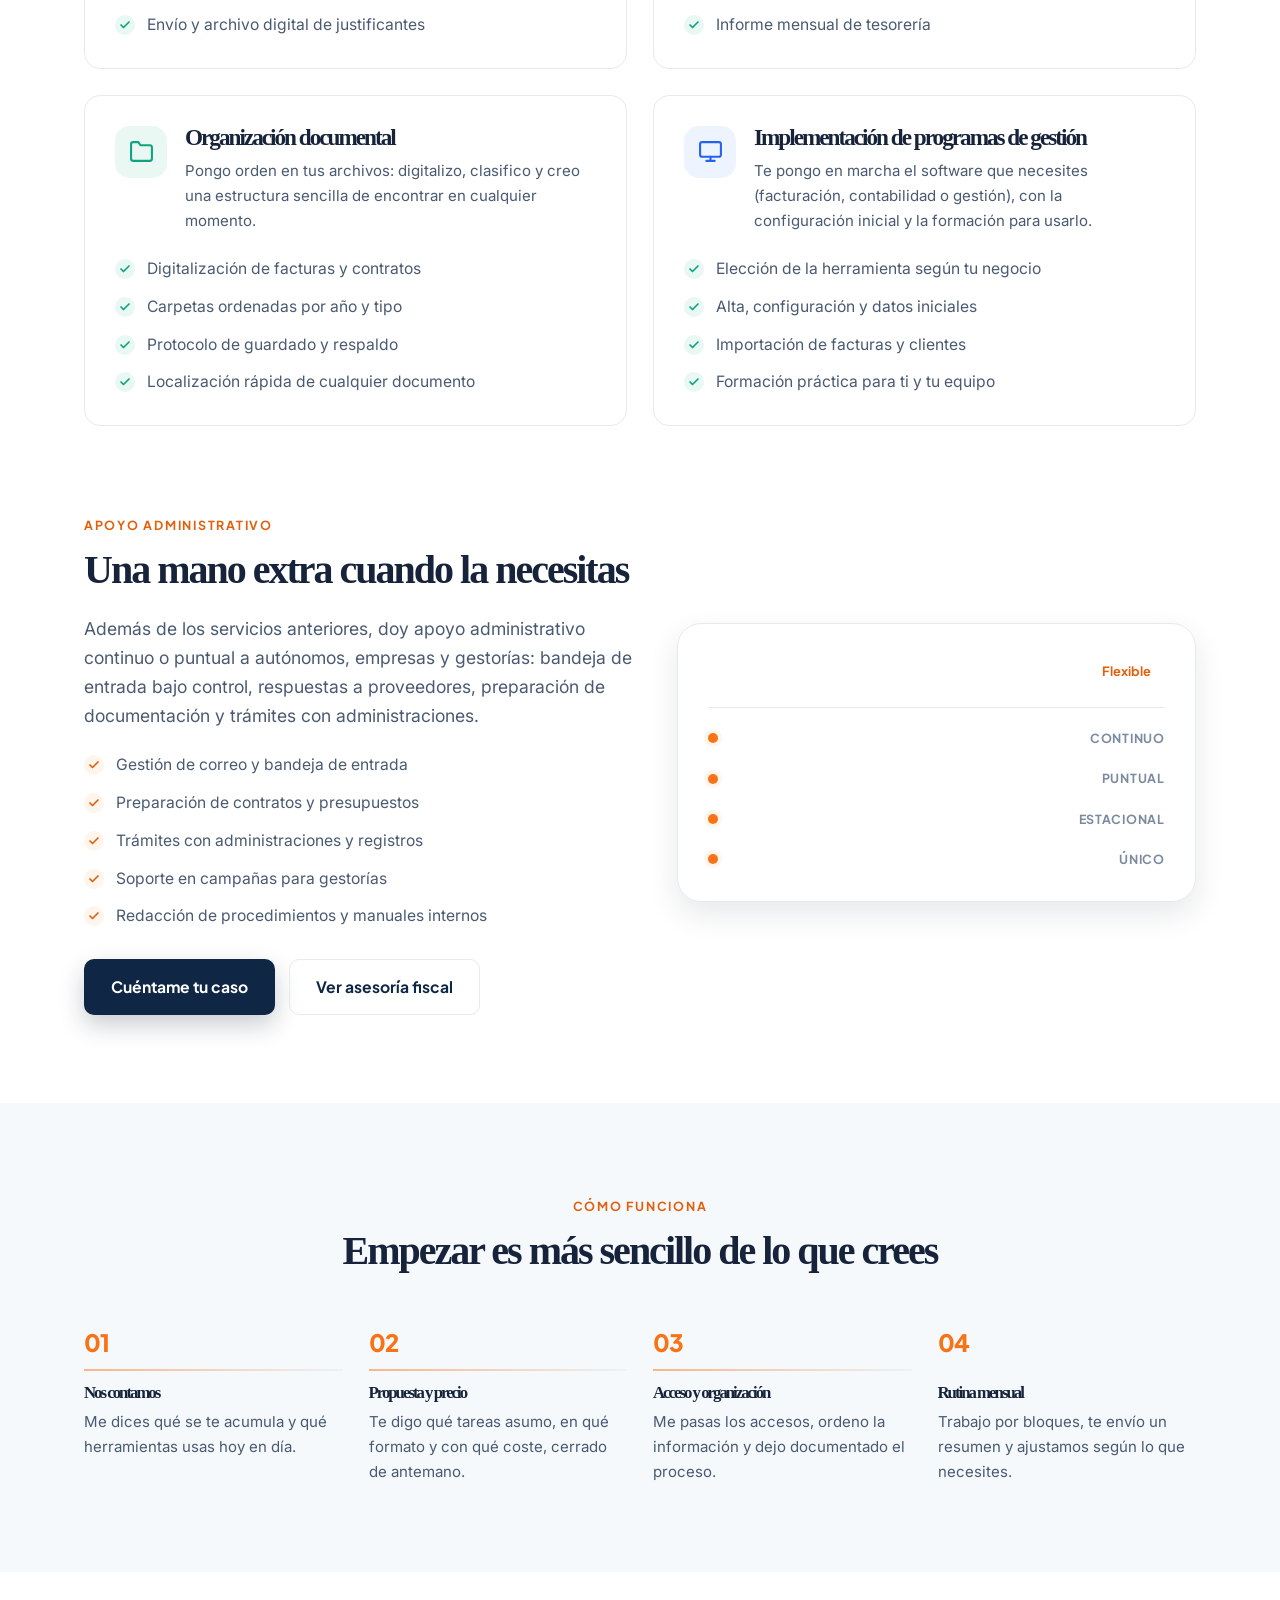
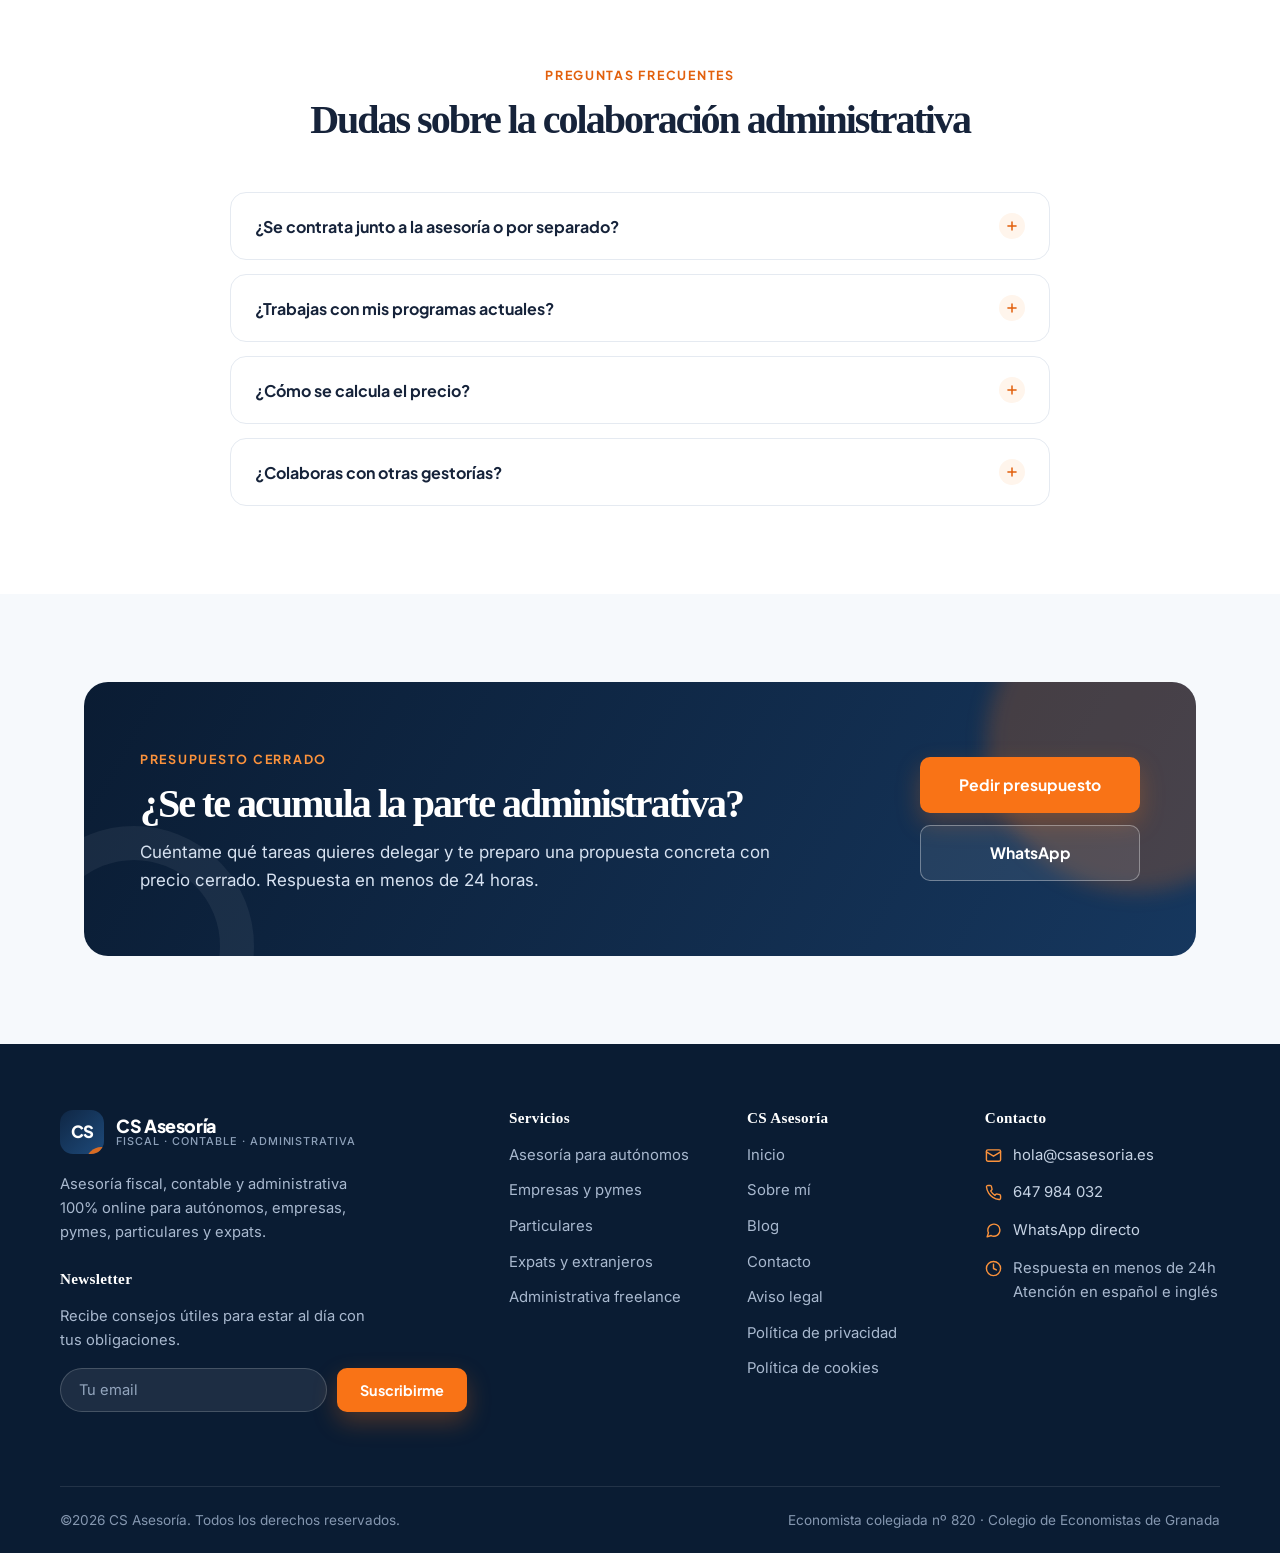
<file: administrativa.html>
<!DOCTYPE html>
<html lang="es">
<head>
<meta charset="UTF-8">
<meta name="viewport" content="width=device-width, initial-scale=1">
<title>Administrativa freelance · CS Asesoría — Facturación, conciliación y apoyo administrativo</title>
<meta name="description" content="Servicios administrativos freelance para autónomos, empresas y gestorías: facturación, conciliación bancaria, organización documental e implementación de programas de gestión.">
<link rel="preconnect" href="https://fonts.googleapis.com">
<link rel="preconnect" href="https://fonts.gstatic.com" crossorigin>
<link href="https://fonts.googleapis.com/css2?family=Inter:wght@400;500;600&family=Playfair+Display:ital,wght@1,500;1,600;1,700&family=Plus+Jakarta+Sans:wght@600;700;800&display=swap" rel="stylesheet">
<link rel="stylesheet" href="assets/css/styles.css">
<link rel="icon" href="data:image/svg+xml,<svg xmlns='http://www.w3.org/2000/svg' viewBox='0 0 100 100'><rect width='100' height='100' rx='24' fill='%230f2745'/><text x='50' y='66' font-size='44' font-family='sans-serif' font-weight='800' fill='white' text-anchor='middle'>CS</text></svg>">
</head>
<body>

<!-- ===================== CABECERA ===================== -->
<header class="site-header">
  <div class="container header-inner">
    <a class="logo" href="index.html">
      <span class="logo-mark">CS</span>
      <span class="logo-text">CS Asesoría<small>Fiscal · Contable · Administrativa</small></span>
    </a>

    <nav class="nav" id="main-nav" aria-label="Navegación principal">
      <a class="nav-link" href="index.html">Inicio</a>
      <a class="nav-link" href="servicios.html">Servicios</a>
      <a class="nav-link is-active" href="administrativa.html">Administrativa freelance</a>
      <a class="nav-link" href="sobre-mi.html">Sobre mí</a>
      <a class="nav-link" href="blog.html">Blog</a>
      <a class="nav-link" href="contacto.html">Contacto</a>
    </nav>

    <div class="header-actions">
      <a class="header-phone" href="tel:+34647984032">
        <svg xmlns="http://www.w3.org/2000/svg" viewBox="0 0 24 24" fill="none" stroke="currentColor" stroke-width="2" stroke-linecap="round" stroke-linejoin="round"><path d="M22 16.92v3a2 2 0 0 1-2.18 2 19.79 19.79 0 0 1-8.63-3.07 19.5 19.5 0 0 1-6-6A19.79 19.79 0 0 1 2.12 4.18 2 2 0 0 1 4.11 2h3a2 2 0 0 1 2 1.72c.13.96.36 1.9.7 2.81a2 2 0 0 1-.45 2.11L8.09 9.91a16 16 0 0 0 6 6l1.27-1.27a2 2 0 0 1 2.11-.45c.91.34 1.85.57 2.81.7A2 2 0 0 1 22 16.92z"/></svg>
        647 984 032
      </a>
      <a class="btn btn-primary btn-sm" href="contacto.html">¿Hablamos?</a>
      <button class="nav-toggle" type="button" aria-label="Abrir menú" aria-expanded="false" aria-controls="main-nav">
        <svg class="icon-menu" xmlns="http://www.w3.org/2000/svg" viewBox="0 0 24 24" fill="none" stroke="currentColor" stroke-width="2" stroke-linecap="round" stroke-linejoin="round"><line x1="3" y1="6" x2="21" y2="6"/><line x1="3" y1="12" x2="21" y2="12"/><line x1="3" y1="18" x2="21" y2="18"/></svg>
        <svg class="icon-close" xmlns="http://www.w3.org/2000/svg" viewBox="0 0 24 24" fill="none" stroke="currentColor" stroke-width="2" stroke-linecap="round" stroke-linejoin="round"><line x1="18" y1="6" x2="6" y2="18"/><line x1="6" y1="6" x2="18" y2="18"/></svg>
      </button>
    </div>
  </div>
</header>

<main>

<!-- ===================== CABECERA DE PÁGINA ===================== -->
<section class="page-hero">
  <div class="container">
    <ul class="breadcrumb">
      <li><a href="index.html">Inicio</a></li>
      <li>/</li>
      <li>Administrativa freelance</li>
    </ul>
    <span class="eyebrow">Servicios administrativos</span>
    <h1>Administrativa freelance para <em class="accent">autónomos, empresas y gestorías</em></h1>
    <p class="lead">Ordeno y pongo al día la parte burocrática de tu negocio: facturación, conciliación bancaria, documentación y programas de gestión. Un apoyo flexible, por horas o por proyecto, sin necesidad de contratar a nadie a jornada completa.</p>
    <div class="page-hero-actions">
      <a class="btn btn-primary" href="contacto.html">Pedir presupuesto</a>
      <a class="btn btn-outline" href="#servicios">Ver los servicios</a>
    </div>
  </div>
</section>

<!-- ===================== PARA QUIÉN ===================== -->
<section class="section-sm section-alt">
  <div class="container">
    <div class="grid grid-3">
      <div class="card reveal">
        <div class="icon-box">
          <svg xmlns="http://www.w3.org/2000/svg" viewBox="0 0 24 24" fill="none" stroke="currentColor" stroke-width="2" stroke-linecap="round" stroke-linejoin="round"><rect x="2" y="7" width="20" height="14" rx="2"/><path d="M16 21V5a2 2 0 0 0-2-2h-4a2 2 0 0 0-2 2v16"/></svg>
        </div>
        <h3>Autónomos</h3>
        <p>Si facturas y no tienes tiempo de organizarte, me encargo del papeleo para que dediques tu jornada a facturar y atender a tus clientes.</p>
      </div>
      <div class="card reveal">
        <div class="icon-box navy">
          <svg xmlns="http://www.w3.org/2000/svg" viewBox="0 0 24 24" fill="none" stroke="currentColor" stroke-width="2" stroke-linecap="round" stroke-linejoin="round"><path d="M3 21h18"/><path d="M5 21V7l7-4 7 4v14"/><path d="M9 21v-6h6v6"/></svg>
        </div>
        <h3>Empresas</h3>
        <p>Pequeñas empresas sin departamento administrativo propio: cobros, facturas, archivo y control de gastos bajo un mismo sistema.</p>
      </div>
      <div class="card reveal">
        <div class="icon-box teal">
          <svg xmlns="http://www.w3.org/2000/svg" viewBox="0 0 24 24" fill="none" stroke="currentColor" stroke-width="2" stroke-linecap="round" stroke-linejoin="round"><path d="M17 21v-2a4 4 0 0 0-4-4H5a4 4 0 0 0-4 4v2"/><circle cx="9" cy="7" r="4"/><path d="M23 21v-2a4 4 0 0 0-3-3.87"/><path d="M16 3.13a4 4 0 0 1 0 7.75"/></svg>
        </div>
        <h3>Estudios y gestorías</h3>
        <p>Colaboración freelance para gestorías y estudios contables que necesitan una mano extra en campañas o proyectos concretos.</p>
      </div>
    </div>
  </div>
</section>

<!-- ===================== SERVICIOS ===================== -->
<section class="section" id="servicios">
  <div class="container">
    <div class="section-head text-center reveal">
      <span class="eyebrow">Qué hago por ti</span>
      <h2>Servicios administrativos, uno a uno</h2>
      <p class="lead mx-auto">Puedes contratarlos por separado o combinados con la asesoría fiscal y contable. Siempre con un precio cerrado y acordado de antemano.</p>
    </div>

    <div class="grid grid-2" style="gap:26px;">
      <article class="card reveal" id="facturacion">
        <div class="feature-row">
          <div class="icon-box">
            <svg xmlns="http://www.w3.org/2000/svg" viewBox="0 0 24 24" fill="none" stroke="currentColor" stroke-width="2" stroke-linecap="round" stroke-linejoin="round"><path d="M14 2H6a2 2 0 0 0-2 2v16a2 2 0 0 0 2 2h12a2 2 0 0 0 2-2V8z"/><polyline points="14 2 14 8 20 8"/><line x1="16" y1="13" x2="8" y2="13"/><line x1="16" y1="17" x2="8" y2="17"/></svg>
          </div>
          <div>
            <h3>Facturación</h3>
            <p>Emisión y registro de facturas, control de vencimientos y seguimiento de cobros para que nunca se te escape un pago.</p>
          </div>
        </div>
        <ul class="check-list">
          <li>Facturas de venta y de compra registradas</li>
          <li>Control de vencimientos y cobros pendientes</li>
          <li>Rectificativas y facturas recurrentes</li>
          <li>Envío y archivo digital de justificantes</li>
        </ul>
      </article>

      <article class="card reveal" id="conciliacion">
        <div class="feature-row">
          <div class="icon-box navy">
            <svg xmlns="http://www.w3.org/2000/svg" viewBox="0 0 24 24" fill="none" stroke="currentColor" stroke-width="2" stroke-linecap="round" stroke-linejoin="round"><polyline points="12 2 2 7 12 12 22 7 12 12"/><polyline points="2 17 12 22 22 17"/><polyline points="2 12 12 17 22 12"/></svg>
          </div>
          <div>
            <h3>Conciliación bancaria</h3>
            <p>Cuadreo de cada movimiento del banco con su factura o asiento, para que tu contabilidad cuadre siempre con la realidad.</p>
          </div>
        </div>
        <ul class="check-list">
          <li>Importación y clasificación de movimientos</li>
          <li>Correspondencia banco ↔ facturación</li>
          <li>Detección de cargos duplicados o errores</li>
          <li>Informe mensual de tesorería</li>
        </ul>
      </article>

      <article class="card reveal" id="documentacion">
        <div class="feature-row">
          <div class="icon-box teal">
            <svg xmlns="http://www.w3.org/2000/svg" viewBox="0 0 24 24" fill="none" stroke="currentColor" stroke-width="2" stroke-linecap="round" stroke-linejoin="round"><path d="M22 19a2 2 0 0 1-2 2H4a2 2 0 0 1-2-2V5a2 2 0 0 1 2-2h5l2 3h9a2 2 0 0 1 2 2z"/></svg>
          </div>
          <div>
            <h3>Organización documental</h3>
            <p>Pongo orden en tus archivos: digitalizo, clasifico y creo una estructura sencilla de encontrar en cualquier momento.</p>
          </div>
        </div>
        <ul class="check-list">
          <li>Digitalización de facturas y contratos</li>
          <li>Carpetas ordenadas por año y tipo</li>
          <li>Protocolo de guardado y respaldo</li>
          <li>Localización rápida de cualquier documento</li>
        </ul>
      </article>

      <article class="card reveal" id="programas">
        <div class="feature-row">
          <div class="icon-box blue">
            <svg xmlns="http://www.w3.org/2000/svg" viewBox="0 0 24 24" fill="none" stroke="currentColor" stroke-width="2" stroke-linecap="round" stroke-linejoin="round"><rect x="2" y="3" width="20" height="14" rx="2"/><line x1="8" y1="21" x2="16" y2="21"/><line x1="12" y1="17" x2="12" y2="21"/></svg>
          </div>
          <div>
            <h3>Implementación de programas de gestión</h3>
            <p>Te pongo en marcha el software que necesites (facturación, contabilidad o gestión), con la configuración inicial y la formación para usarlo.</p>
          </div>
        </div>
        <ul class="check-list">
          <li>Elección de la herramienta según tu negocio</li>
          <li>Alta, configuración y datos iniciales</li>
          <li>Importación de facturas y clientes</li>
          <li>Formación práctica para ti y tu equipo</li>
        </ul>
      </article>
    </div>

    <!-- APOYO ADMINISTRATIVO -->
    <div class="split" style="margin-top:84px;" id="apoyo">
      <div class="split-copy reveal">
        <span class="eyebrow">Apoyo administrativo</span>
        <h2>Una mano extra cuando la necesitas</h2>
        <p class="lead">Además de los servicios anteriores, doy apoyo administrativo continuo o puntual a autónomos, empresas y gestorías: bandeja de entrada bajo control, respuestas a proveedores, preparación de documentación y trámites con administraciones.</p>
        <ul class="check-list check-orange">
          <li>Gestión de correo y bandeja de entrada</li>
          <li>Preparación de contratos y presupuestos</li>
          <li>Trámites con administraciones y registros</li>
          <li>Soporte en campañas para gestorías</li>
          <li>Redacción de procedimientos y manuales internos</li>
        </ul>
        <div class="hero-actions" style="margin-top:30px; margin-bottom:0;">
          <a class="btn btn-dark" href="contacto.html">Cuéntame tu caso</a>
          <a class="btn btn-outline" href="servicios.html">Ver asesoría fiscal</a>
        </div>
      </div>
      <div class="split-media reveal">
        <div class="visual-card">
          <div class="visual-card-head">
            <strong>Fórmulas de colaboración</strong>
            <span class="badge">Flexible</span>
          </div>
          <ul class="timeline">
            <li><span class="dot"></span> Paquete mensual de horas <span class="when">Continuo</span></li>
            <li><span class="dot"></span> Proyecto cerrado (p. ej. ordenar archivo) <span class="when">Puntual</span></li>
            <li><span class="dot"></span> Campaña de trimestre para gestorías <span class="when">Estacional</span></li>
            <li><span class="dot"></span> Puesta en marcha de software <span class="when">Único</span></li>
          </ul>
        </div>
      </div>
    </div>
  </div>
</section>

<!-- ===================== CÓMO FUNCIONA ===================== -->
<section class="section section-alt">
  <div class="container">
    <div class="section-head text-center reveal">
      <span class="eyebrow">Cómo funciona</span>
      <h2>Empezar es más sencillo de lo que crees</h2>
    </div>
    <div class="steps reveal">
      <div class="step">
        <h4>Nos contamos</h4>
        <p>Me dices qué se te acumula y qué herramientas usas hoy en día.</p>
      </div>
      <div class="step">
        <h4>Propuesta y precio</h4>
        <p>Te digo qué tareas asumo, en qué formato y con qué coste, cerrado de antemano.</p>
      </div>
      <div class="step">
        <h4>Acceso y organización</h4>
        <p>Me pasas los accesos, ordeno la información y dejo documentado el proceso.</p>
      </div>
      <div class="step">
        <h4>Rutina mensual</h4>
        <p>Trabajo por bloques, te envío un resumen y ajustamos según lo que necesites.</p>
      </div>
    </div>
  </div>
</section>

<!-- ===================== FAQ ===================== -->
<section class="section">
  <div class="container">
    <div class="section-head text-center reveal">
      <span class="eyebrow">Preguntas frecuentes</span>
      <h2>Dudas sobre la colaboración administrativa</h2>
    </div>
    <div class="faq reveal">
      <div class="faq-item">
        <button class="faq-question" type="button" aria-expanded="false">
          ¿Se contrata junto a la asesoría o por separado?
          <span class="faq-icon"><svg xmlns="http://www.w3.org/2000/svg" viewBox="0 0 24 24" fill="none" stroke="currentColor" stroke-width="2.6" stroke-linecap="round"><line x1="12" y1="5" x2="12" y2="19"/><line x1="5" y1="12" x2="19" y2="12"/></svg></span>
        </button>
        <div class="faq-answer"><div class="faq-answer-inner">Como quieras. Son servicios independientes: puedes contratar solo facturación y conciliación, o sumarlos a la asesoría fiscal para tenerlo todo en un mismo sitio.</div></div>
      </div>
      <div class="faq-item">
        <button class="faq-question" type="button" aria-expanded="false">
          ¿Trabajas con mis programas actuales?
          <span class="faq-icon"><svg xmlns="http://www.w3.org/2000/svg" viewBox="0 0 24 24" fill="none" stroke="currentColor" stroke-width="2.6" stroke-linecap="round"><line x1="12" y1="5" x2="12" y2="19"/><line x1="5" y1="12" x2="19" y2="12"/></svg></span>
        </button>
        <div class="faq-answer"><div class="faq-answer-inner">Sí. Trabajo con la herramienta que ya uses; si no tienes ninguna o quieres cambiarla, te recomiendo la que mejor encaje con tu tipo de actividad y te la configuro.</div></div>
      </div>
      <div class="faq-item">
        <button class="faq-question" type="button" aria-expanded="false">
          ¿Cómo se calcula el precio?
          <span class="faq-icon"><svg xmlns="http://www.w3.org/2000/svg" viewBox="0 0 24 24" fill="none" stroke="currentColor" stroke-width="2.6" stroke-linecap="round"><line x1="12" y1="5" x2="12" y2="19"/><line x1="5" y1="12" x2="19" y2="12"/></svg></span>
        </button>
        <div class="faq-answer"><div class="faq-answer-inner">Según el volumen de facturas, documentos y horas estimadas al mes. Siempre recibes una propuesta cerrada antes de empezar, sin sorpresas.</div></div>
      </div>
      <div class="faq-item">
        <button class="faq-question" type="button" aria-expanded="false">
          ¿Colaboras con otras gestorías?
          <span class="faq-icon"><svg xmlns="http://www.w3.org/2000/svg" viewBox="0 0 24 24" fill="none" stroke="currentColor" stroke-width="2.6" stroke-linecap="round"><line x1="12" y1="5" x2="12" y2="19"/><line x1="5" y1="12" x2="19" y2="12"/></svg></span>
        </button>
        <div class="faq-answer"><div class="faq-answer-inner">Sí. Ofrezco apoyo por horas a gestorías y estudios contables en periodos de alta demanda o para tareas concretas (conciliación, digitalización, puesta en marcha de programas).</div></div>
      </div>
    </div>
  </div>
</section>

<!-- ===================== CTA ===================== -->
<section class="section section-alt">
  <div class="container">
    <div class="cta-band reveal">
      <div>
        <span class="eyebrow eyebrow-light">Presupuesto cerrado</span>
        <h2>¿Se te acumula la parte administrativa?</h2>
        <p>Cuéntame qué tareas quieres delegar y te preparo una propuesta concreta con precio cerrado. Respuesta en menos de 24 horas.</p>
      </div>
      <div class="cta-actions">
        <a class="btn btn-primary" href="contacto.html">Pedir presupuesto</a>
        <a class="btn btn-ghost-light" href="https://wa.me/34647984032?text=Hola%20Carmen%2C%20te%20escribo%20por%20los%20servicios%20administrativos" target="_blank" rel="noopener">WhatsApp</a>
      </div>
    </div>
  </div>
</section>

</main>

<!-- ===================== FOOTER ===================== -->
<footer class="site-footer">
  <div class="container footer-main">
    <div class="footer-brand">
      <a class="logo" href="index.html">
        <span class="logo-mark">CS</span>
        <span class="logo-text">CS Asesoría<small>Fiscal · Contable · Administrativa</small></span>
      </a>
      <p>Asesoría fiscal, contable y administrativa 100% online para autónomos, empresas, pymes, particulares y expats.</p>

      <h4 style="margin-top:26px;">Newsletter</h4>
      <p class="small" style="margin-bottom:0;">Recibe consejos útiles para estar al día con tus obligaciones.</p>
      <form class="newsletter" id="newsletter-form" novalidate>
        <label for="nl-email" style="position:absolute;left:-9999px;">Tu email</label>
        <input id="nl-email" type="email" name="email" placeholder="Tu email" required>
        <button class="btn btn-primary btn-sm" type="submit">Suscribirme</button>
      </form>
      <p class="newsletter-status" id="newsletter-status" role="status"></p>
    </div>

    <div>
      <h4>Servicios</h4>
      <ul class="footer-links">
        <li><a href="servicios.html#autonomos">Asesoría para autónomos</a></li>
        <li><a href="servicios.html#empresas">Empresas y pymes</a></li>
        <li><a href="servicios.html#particulares">Particulares</a></li>
        <li><a href="servicios.html#expats">Expats y extranjeros</a></li>
        <li><a href="administrativa.html">Administrativa freelance</a></li>
      </ul>
    </div>

    <div>
      <h4>CS Asesoría</h4>
      <ul class="footer-links">
        <li><a href="index.html">Inicio</a></li>
        <li><a href="sobre-mi.html">Sobre mí</a></li>
        <li><a href="blog.html">Blog</a></li>
        <li><a href="contacto.html">Contacto</a></li>
        <li><a href="aviso-legal.html">Aviso legal</a></li>
        <li><a href="politica-privacidad.html">Política de privacidad</a></li>
        <li><a href="politica-cookies.html">Política de cookies</a></li>
      </ul>
    </div>

    <div>
      <h4>Contacto</h4>
      <ul class="footer-contact">
        <li>
          <svg xmlns="http://www.w3.org/2000/svg" viewBox="0 0 24 24" fill="none" stroke="currentColor" stroke-width="2" stroke-linecap="round" stroke-linejoin="round"><rect x="2" y="4" width="20" height="16" rx="2"/><path d="m22 7-10 6L2 7"/></svg>
          <span><a href="mailto:hola@csasesoria.es">hola@csasesoria.es</a></span>
        </li>
        <li>
          <svg xmlns="http://www.w3.org/2000/svg" viewBox="0 0 24 24" fill="none" stroke="currentColor" stroke-width="2" stroke-linecap="round" stroke-linejoin="round"><path d="M22 16.92v3a2 2 0 0 1-2.18 2 19.79 19.79 0 0 1-8.63-3.07 19.5 19.5 0 0 1-6-6A19.79 19.79 0 0 1 2.12 4.18 2 2 0 0 1 4.11 2h3a2 2 0 0 1 2 1.72c.13.96.36 1.9.7 2.81a2 2 0 0 1-.45 2.11L8.09 9.91a16 16 0 0 0 6 6l1.27-1.27a2 2 0 0 1 2.11-.45c.91.34 1.85.57 2.81.7A2 2 0 0 1 22 16.92z"/></svg>
          <span><a href="tel:+34647984032">647 984 032</a></span>
        </li>
        <li>
          <svg xmlns="http://www.w3.org/2000/svg" viewBox="0 0 24 24" fill="none" stroke="currentColor" stroke-width="2" stroke-linecap="round" stroke-linejoin="round"><path d="M21 11.5a8.38 8.38 0 0 1-.9 3.8 8.5 8.5 0 0 1-7.6 4.7 8.38 8.38 0 0 1-3.8-.9L3 21l1.9-5.7a8.38 8.38 0 0 1-.9-3.8 8.5 8.5 0 0 1 4.7-7.6 8.38 8.38 0 0 1 3.8-.9h.5a8.48 8.48 0 0 1 8 8v.5z"/></svg>
          <span><a href="https://wa.me/34647984032" target="_blank" rel="noopener">WhatsApp directo</a></span>
        </li>
        <li>
          <svg xmlns="http://www.w3.org/2000/svg" viewBox="0 0 24 24" fill="none" stroke="currentColor" stroke-width="2" stroke-linecap="round" stroke-linejoin="round"><circle cx="12" cy="12" r="10"/><polyline points="12 6 12 12 16 14"/></svg>
          <span>Respuesta en menos de 24h<br>Atención en español e inglés</span>
        </li>
      </ul>
    </div>
  </div>

  <div class="container footer-bottom">
    <span>©<span data-year>2026</span> CS Asesoría. Todos los derechos reservados.</span>
    <span>Economista colegiada nº 820 · Colegio de Economistas de Granada</span>
  </div>
</footer>

<button class="back-to-top" type="button" aria-label="Volver arriba">
  <svg xmlns="http://www.w3.org/2000/svg" viewBox="0 0 24 24" fill="none" stroke="currentColor" stroke-width="2.2" stroke-linecap="round" stroke-linejoin="round"><polyline points="18 15 12 9 6 15"/></svg>
</button>

<script src="assets/js/main.js"></script>
</body>
</html>
</file>
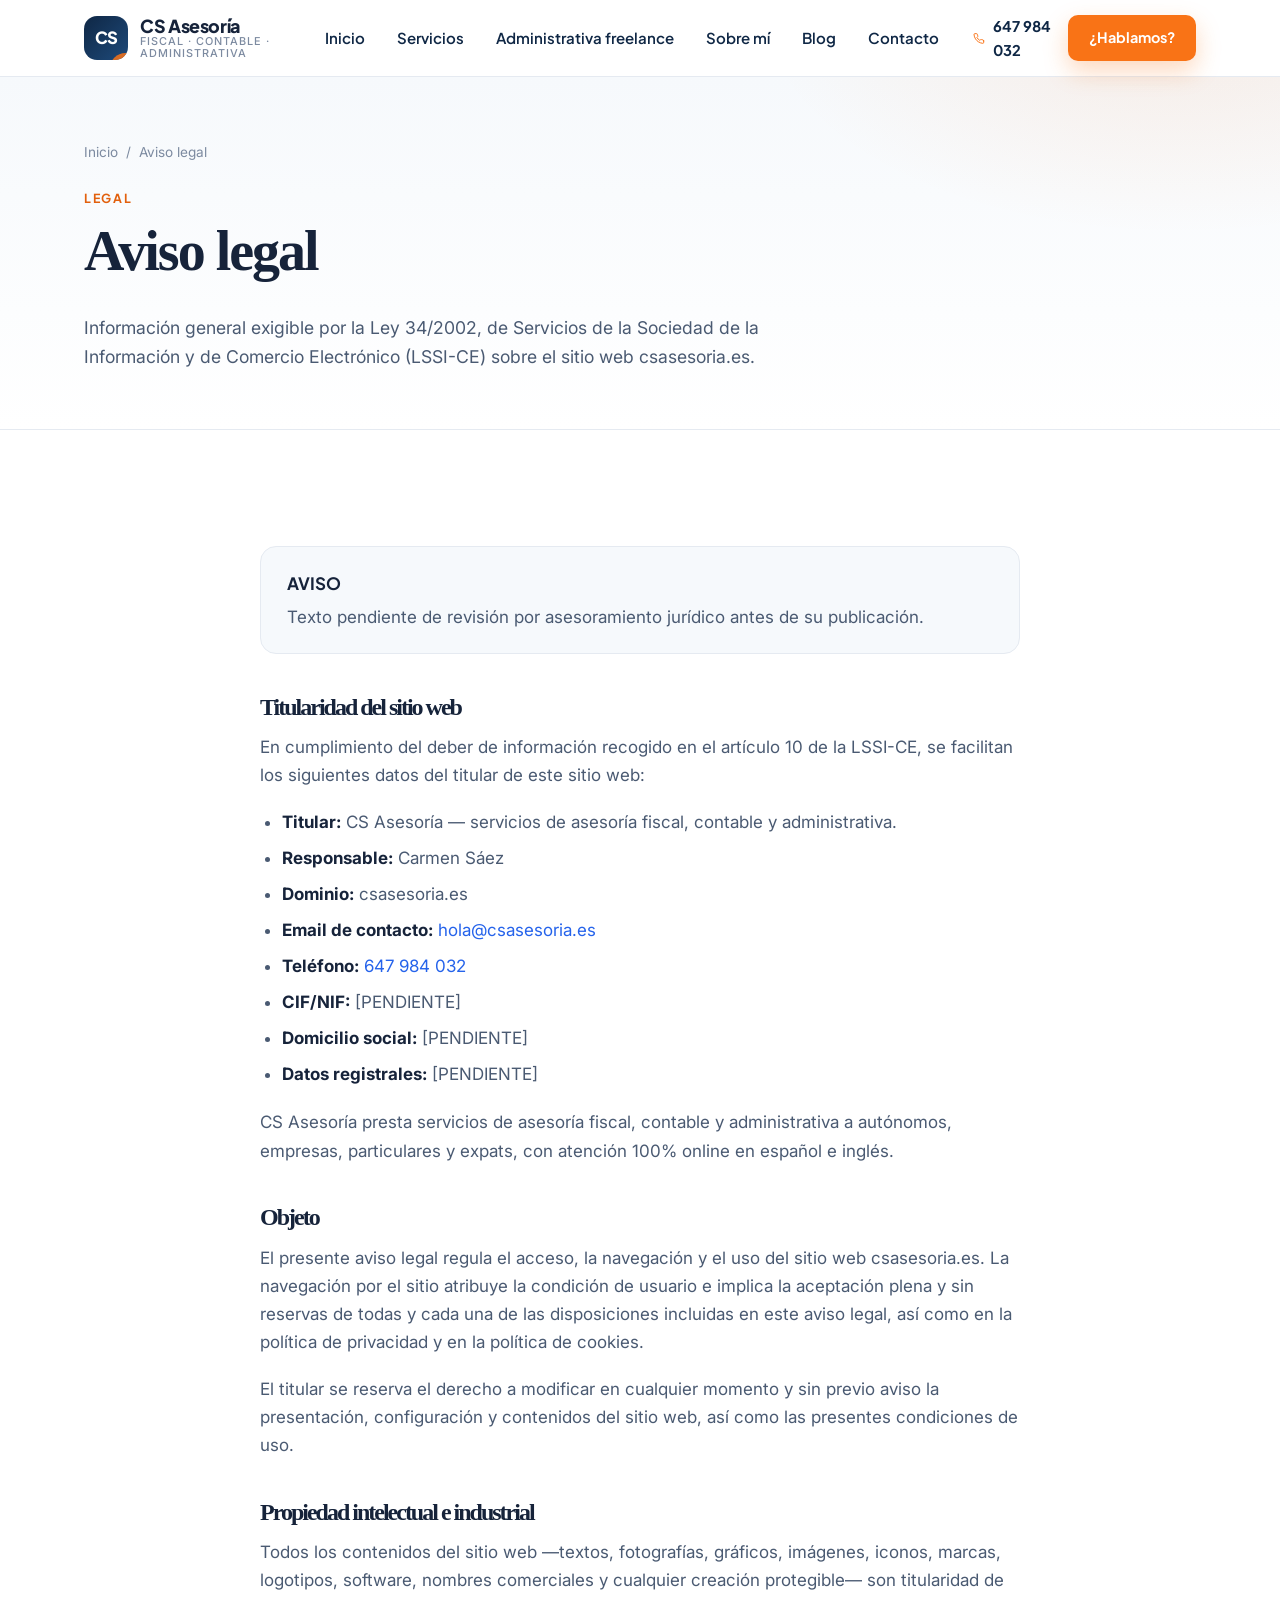
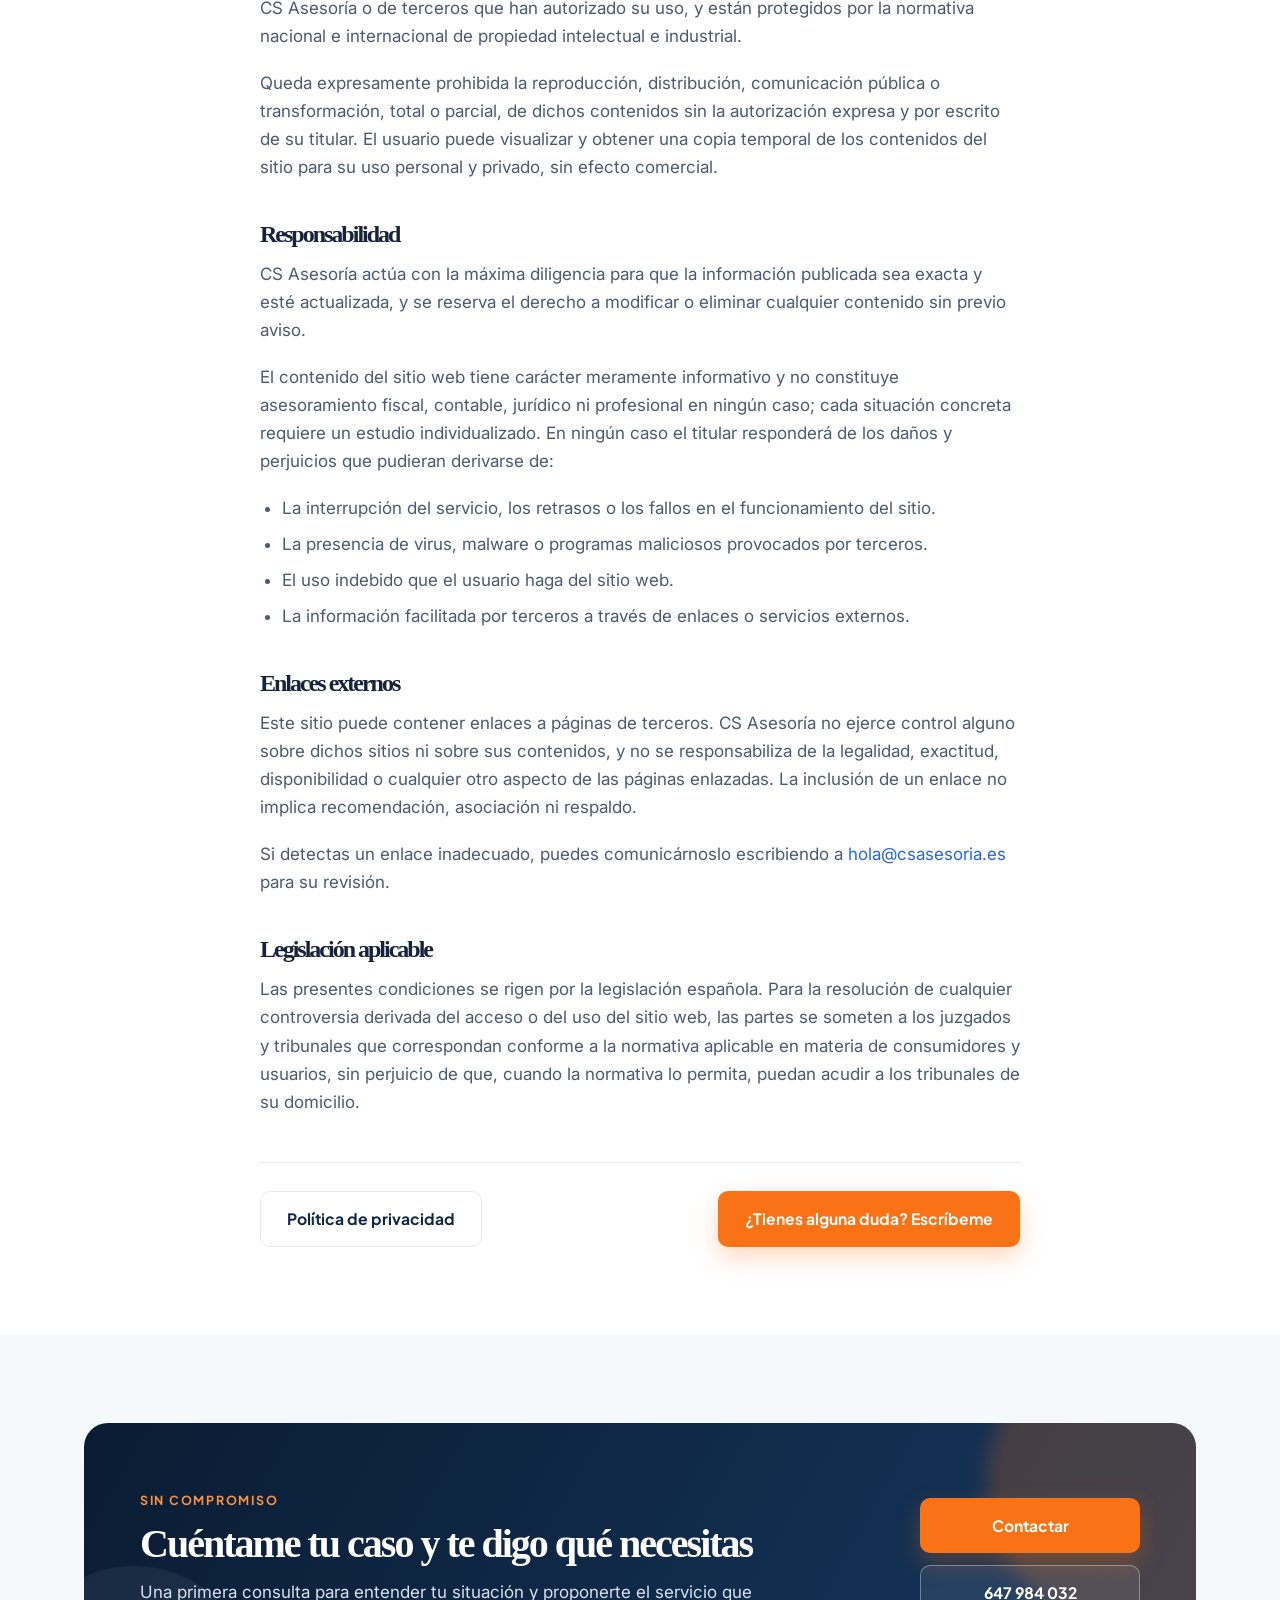
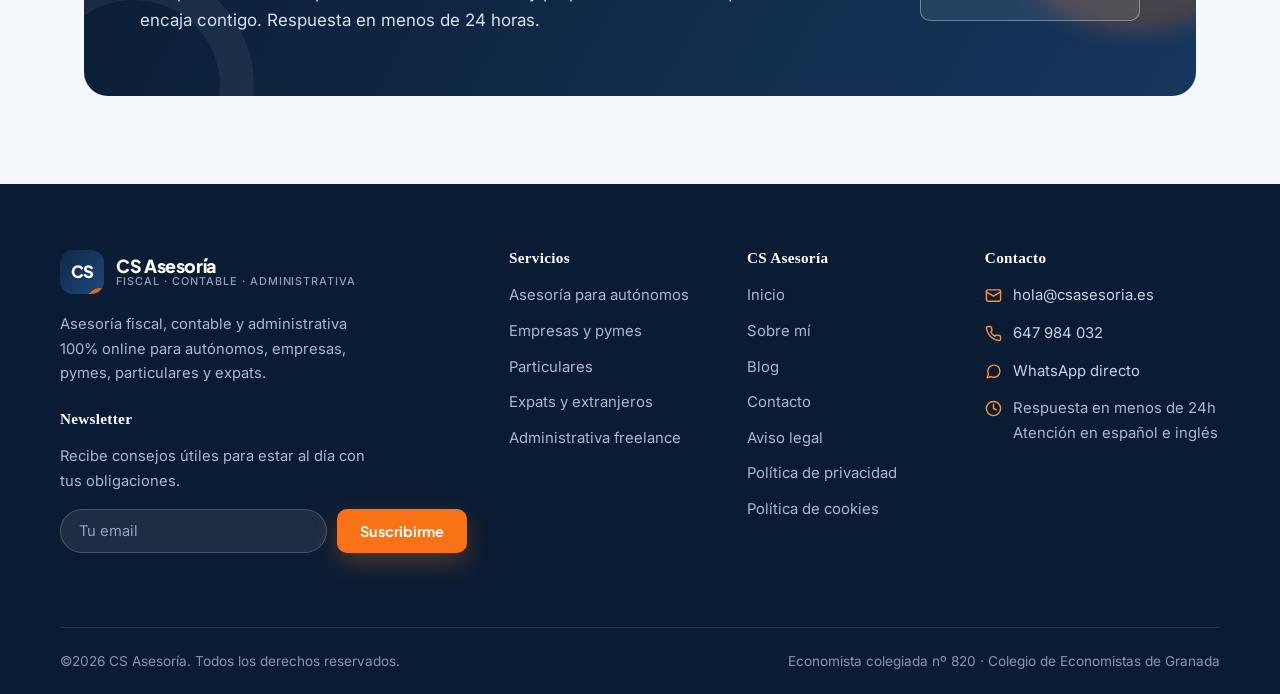
<file: aviso-legal.html>
<!DOCTYPE html>
<html lang="es">
<head>
<meta charset="UTF-8">
<meta name="viewport" content="width=device-width, initial-scale=1">
<title>Aviso legal · CS Asesoría</title>
<meta name="description" content="Aviso legal de CS Asesoría: titularidad del sitio web, objeto y condiciones de uso, propiedad intelectual e industrial, responsabilidad, enlaces externos y legislación aplicable.">
<link rel="preconnect" href="https://fonts.googleapis.com">
<link rel="preconnect" href="https://fonts.gstatic.com" crossorigin>
<link href="https://fonts.googleapis.com/css2?family=Inter:wght@400;500;600&family=Playfair+Display:ital,wght@1,500;1,600;1,700&family=Plus+Jakarta+Sans:wght@600;700;800&display=swap" rel="stylesheet">
<link rel="stylesheet" href="assets/css/styles.css">
<link rel="icon" href="data:image/svg+xml,<svg xmlns='http://www.w3.org/2000/svg' viewBox='0 0 100 100'><rect width='100' height='100' rx='24' fill='%230f2745'/><text x='50' y='66' font-size='44' font-family='sans-serif' font-weight='800' fill='white' text-anchor='middle'>CS</text></svg>">
</head>
<body>

<!-- ===================== CABECERA ===================== -->
<header class="site-header">
  <div class="container header-inner">
    <a class="logo" href="index.html">
      <span class="logo-mark">CS</span>
      <span class="logo-text">CS Asesoría<small>Fiscal · Contable · Administrativa</small></span>
    </a>

    <nav class="nav" id="main-nav" aria-label="Navegación principal">
      <a class="nav-link" href="index.html">Inicio</a>
      <a class="nav-link" href="servicios.html">Servicios</a>
      <a class="nav-link" href="administrativa.html">Administrativa freelance</a>
      <a class="nav-link" href="sobre-mi.html">Sobre mí</a>
      <a class="nav-link" href="blog.html">Blog</a>
      <a class="nav-link" href="contacto.html">Contacto</a>
    </nav>

    <div class="header-actions">
      <a class="header-phone" href="tel:+34647984032">
        <svg xmlns="http://www.w3.org/2000/svg" viewBox="0 0 24 24" fill="none" stroke="currentColor" stroke-width="2" stroke-linecap="round" stroke-linejoin="round"><path d="M22 16.92v3a2 2 0 0 1-2.18 2 19.79 19.79 0 0 1-8.63-3.07 19.5 19.5 0 0 1-6-6A19.79 19.79 0 0 1 2.12 4.18 2 2 0 0 1 4.11 2h3a2 2 0 0 1 2 1.72c.13.96.36 1.9.7 2.81a2 2 0 0 1-.45 2.11L8.09 9.91a16 16 0 0 0 6 6l1.27-1.27a2 2 0 0 1 2.11-.45c.91.34 1.85.57 2.81.7A2 2 0 0 1 22 16.92z"/></svg>
        647 984 032
      </a>
      <a class="btn btn-primary btn-sm" href="contacto.html">¿Hablamos?</a>
      <button class="nav-toggle" type="button" aria-label="Abrir menú" aria-expanded="false" aria-controls="main-nav">
        <svg class="icon-menu" xmlns="http://www.w3.org/2000/svg" viewBox="0 0 24 24" fill="none" stroke="currentColor" stroke-width="2" stroke-linecap="round" stroke-linejoin="round"><line x1="3" y1="6" x2="21" y2="6"/><line x1="3" y1="12" x2="21" y2="12"/><line x1="3" y1="18" x2="21" y2="18"/></svg>
        <svg class="icon-close" xmlns="http://www.w3.org/2000/svg" viewBox="0 0 24 24" fill="none" stroke="currentColor" stroke-width="2" stroke-linecap="round" stroke-linejoin="round"><line x1="18" y1="6" x2="6" y2="18"/><line x1="6" y1="6" x2="18" y2="18"/></svg>
      </button>
    </div>
  </div>
</header>

<main>

<!-- ===================== CABECERA DE PÁGINA ===================== -->
<section class="page-hero">
  <div class="container">
    <ul class="breadcrumb">
      <li><a href="index.html">Inicio</a></li>
      <li>/</li>
      <li>Aviso legal</li>
    </ul>
    <span class="eyebrow">Legal</span>
    <h1>Aviso legal</h1>
    <p class="lead">Información general exigible por la Ley 34/2002, de Servicios de la Sociedad de la Información y de Comercio Electrónico (LSSI-CE) sobre el sitio web csasesoria.es.</p>
  </div>
</section>

<!-- ===================== CONTENIDO ===================== -->
<section class="section">
  <div class="container">
    <div class="article">

      <div class="callout">
        <strong>AVISO</strong>
        Texto pendiente de revisión por asesoramiento jurídico antes de su publicación.
      </div>

      <h2>Titularidad del sitio web</h2>
      <p>En cumplimiento del deber de información recogido en el artículo 10 de la LSSI-CE, se facilitan los siguientes datos del titular de este sitio web:</p>
      <ul>
        <li><strong>Titular:</strong> CS Asesoría — servicios de asesoría fiscal, contable y administrativa.</li>
        <li><strong>Responsable:</strong> Carmen Sáez</li>
        <li><strong>Dominio:</strong> csasesoria.es</li>
        <li><strong>Email de contacto:</strong> <a href="mailto:hola@csasesoria.es">hola@csasesoria.es</a></li>
        <li><strong>Teléfono:</strong> <a href="tel:+34647984032">647 984 032</a></li>
        <li><strong>CIF/NIF:</strong> [PENDIENTE]</li>
        <li><strong>Domicilio social:</strong> [PENDIENTE]</li>
        <li><strong>Datos registrales:</strong> [PENDIENTE]</li>
      </ul>
      <p>CS Asesoría presta servicios de asesoría fiscal, contable y administrativa a autónomos, empresas, particulares y expats, con atención 100% online en español e inglés.</p>

      <h2>Objeto</h2>
      <p>El presente aviso legal regula el acceso, la navegación y el uso del sitio web csasesoria.es. La navegación por el sitio atribuye la condición de usuario e implica la aceptación plena y sin reservas de todas y cada una de las disposiciones incluidas en este aviso legal, así como en la política de privacidad y en la política de cookies.</p>
      <p>El titular se reserva el derecho a modificar en cualquier momento y sin previo aviso la presentación, configuración y contenidos del sitio web, así como las presentes condiciones de uso.</p>

      <h2>Propiedad intelectual e industrial</h2>
      <p>Todos los contenidos del sitio web —textos, fotografías, gráficos, imágenes, iconos, marcas, logotipos, software, nombres comerciales y cualquier creación protegible— son titularidad de CS Asesoría o de terceros que han autorizado su uso, y están protegidos por la normativa nacional e internacional de propiedad intelectual e industrial.</p>
      <p>Queda expresamente prohibida la reproducción, distribución, comunicación pública o transformación, total o parcial, de dichos contenidos sin la autorización expresa y por escrito de su titular. El usuario puede visualizar y obtener una copia temporal de los contenidos del sitio para su uso personal y privado, sin efecto comercial.</p>

      <h2>Responsabilidad</h2>
      <p>CS Asesoría actúa con la máxima diligencia para que la información publicada sea exacta y esté actualizada, y se reserva el derecho a modificar o eliminar cualquier contenido sin previo aviso.</p>
      <p>El contenido del sitio web tiene carácter meramente informativo y no constituye asesoramiento fiscal, contable, jurídico ni profesional en ningún caso; cada situación concreta requiere un estudio individualizado. En ningún caso el titular responderá de los daños y perjuicios que pudieran derivarse de:</p>
      <ul>
        <li>La interrupción del servicio, los retrasos o los fallos en el funcionamiento del sitio.</li>
        <li>La presencia de virus, malware o programas maliciosos provocados por terceros.</li>
        <li>El uso indebido que el usuario haga del sitio web.</li>
        <li>La información facilitada por terceros a través de enlaces o servicios externos.</li>
      </ul>

      <h2>Enlaces externos</h2>
      <p>Este sitio puede contener enlaces a páginas de terceros. CS Asesoría no ejerce control alguno sobre dichos sitios ni sobre sus contenidos, y no se responsabiliza de la legalidad, exactitud, disponibilidad o cualquier otro aspecto de las páginas enlazadas. La inclusión de un enlace no implica recomendación, asociación ni respaldo.</p>
      <p>Si detectas un enlace inadecuado, puedes comunicárnoslo escribiendo a <a href="mailto:hola@csasesoria.es">hola@csasesoria.es</a> para su revisión.</p>

      <h2>Legislación aplicable</h2>
      <p>Las presentes condiciones se rigen por la legislación española. Para la resolución de cualquier controversia derivada del acceso o del uso del sitio web, las partes se someten a los juzgados y tribunales que correspondan conforme a la normativa aplicable en materia de consumidores y usuarios, sin perjuicio de que, cuando la normativa lo permita, puedan acudir a los tribunales de su domicilio.</p>

      <div class="article-footer">
        <a class="btn btn-outline" href="politica-privacidad.html">Política de privacidad</a>
        <a class="btn btn-primary" href="contacto.html">¿Tienes alguna duda? Escríbeme</a>
      </div>
    </div>
  </div>
</section>

<!-- ===================== CTA ===================== -->
<section class="section section-alt">
  <div class="container">
    <div class="cta-band reveal">
      <div>
        <span class="eyebrow eyebrow-light">Sin compromiso</span>
        <h2>Cuéntame tu caso y te digo qué necesitas</h2>
        <p>Una primera consulta para entender tu situación y proponerte el servicio que encaja contigo. Respuesta en menos de 24 horas.</p>
      </div>
      <div class="cta-actions">
        <a class="btn btn-primary" href="contacto.html">Contactar</a>
        <a class="btn btn-ghost-light" href="tel:+34647984032">647 984 032</a>
      </div>
    </div>
  </div>
</section>

</main>

<!-- ===================== FOOTER ===================== -->
<footer class="site-footer">
  <div class="container footer-main">
    <div class="footer-brand">
      <a class="logo" href="index.html">
        <span class="logo-mark">CS</span>
        <span class="logo-text">CS Asesoría<small>Fiscal · Contable · Administrativa</small></span>
      </a>
      <p>Asesoría fiscal, contable y administrativa 100% online para autónomos, empresas, pymes, particulares y expats.</p>

      <h4 style="margin-top:26px;">Newsletter</h4>
      <p class="small" style="margin-bottom:0;">Recibe consejos útiles para estar al día con tus obligaciones.</p>
      <form class="newsletter" id="newsletter-form" novalidate>
        <label for="nl-email" class="visually-hidden" style="position:absolute;left:-9999px;">Tu email</label>
        <input id="nl-email" type="email" name="email" placeholder="Tu email" required>
        <button class="btn btn-primary btn-sm" type="submit">Suscribirme</button>
      </form>
      <p class="newsletter-status" id="newsletter-status" role="status"></p>
    </div>

    <div>
      <h4>Servicios</h4>
      <ul class="footer-links">
        <li><a href="servicios.html#autonomos">Asesoría para autónomos</a></li>
        <li><a href="servicios.html#empresas">Empresas y pymes</a></li>
        <li><a href="servicios.html#particulares">Particulares</a></li>
        <li><a href="servicios.html#expats">Expats y extranjeros</a></li>
        <li><a href="administrativa.html">Administrativa freelance</a></li>
      </ul>
    </div>

    <div>
      <h4>CS Asesoría</h4>
      <ul class="footer-links">
        <li><a href="index.html">Inicio</a></li>
        <li><a href="sobre-mi.html">Sobre mí</a></li>
        <li><a href="blog.html">Blog</a></li>
        <li><a href="contacto.html">Contacto</a></li>
        <li><a href="aviso-legal.html">Aviso legal</a></li>
        <li><a href="politica-privacidad.html">Política de privacidad</a></li>
        <li><a href="politica-cookies.html">Política de cookies</a></li>
      </ul>
    </div>

    <div>
      <h4>Contacto</h4>
      <ul class="footer-contact">
        <li>
          <svg xmlns="http://www.w3.org/2000/svg" viewBox="0 0 24 24" fill="none" stroke="currentColor" stroke-width="2" stroke-linecap="round" stroke-linejoin="round"><rect x="2" y="4" width="20" height="16" rx="2"/><path d="m22 7-10 6L2 7"/></svg>
          <span><a href="mailto:hola@csasesoria.es">hola@csasesoria.es</a></span>
        </li>
        <li>
          <svg xmlns="http://www.w3.org/2000/svg" viewBox="0 0 24 24" fill="none" stroke="currentColor" stroke-width="2" stroke-linecap="round" stroke-linejoin="round"><path d="M22 16.92v3a2 2 0 0 1-2.18 2 19.79 19.79 0 0 1-8.63-3.07 19.5 19.5 0 0 1-6-6A19.79 19.79 0 0 1 2.12 4.18 2 2 0 0 1 4.11 2h3a2 2 0 0 1 2 1.72c.13.96.36 1.9.7 2.81a2 2 0 0 1-.45 2.11L8.09 9.91a16 16 0 0 0 6 6l1.27-1.27a2 2 0 0 1 2.11-.45c.91.34 1.85.57 2.81.7A2 2 0 0 1 22 16.92z"/></svg>
          <span><a href="tel:+34647984032">647 984 032</a></span>
        </li>
        <li>
          <svg xmlns="http://www.w3.org/2000/svg" viewBox="0 0 24 24" fill="none" stroke="currentColor" stroke-width="2" stroke-linecap="round" stroke-linejoin="round"><path d="M21 11.5a8.38 8.38 0 0 1-.9 3.8 8.5 8.5 0 0 1-7.6 4.7 8.38 8.38 0 0 1-3.8-.9L3 21l1.9-5.7a8.38 8.38 0 0 1-.9-3.8 8.5 8.5 0 0 1 4.7-7.6 8.38 8.38 0 0 1 3.8-.9h.5a8.48 8.48 0 0 1 8 8v.5z"/></svg>
          <span><a href="https://wa.me/34647984032" target="_blank" rel="noopener">WhatsApp directo</a></span>
        </li>
        <li>
          <svg xmlns="http://www.w3.org/2000/svg" viewBox="0 0 24 24" fill="none" stroke="currentColor" stroke-width="2" stroke-linecap="round" stroke-linejoin="round"><circle cx="12" cy="12" r="10"/><polyline points="12 6 12 12 16 14"/></svg>
          <span>Respuesta en menos de 24h<br>Atención en español e inglés</span>
        </li>
      </ul>
    </div>
  </div>

  <div class="container footer-bottom">
    <span>©<span data-year>2026</span> CS Asesoría. Todos los derechos reservados.</span>
    <span>Economista colegiada nº 820 · Colegio de Economistas de Granada</span>
  </div>
</footer>

<button class="back-to-top" type="button" aria-label="Volver arriba">
  <svg xmlns="http://www.w3.org/2000/svg" viewBox="0 0 24 24" fill="none" stroke="currentColor" stroke-width="2.2" stroke-linecap="round" stroke-linejoin="round"><polyline points="18 15 12 9 6 15"/></svg>
</button>

<script src="assets/js/main.js"></script>
</body>
</html>
</file>
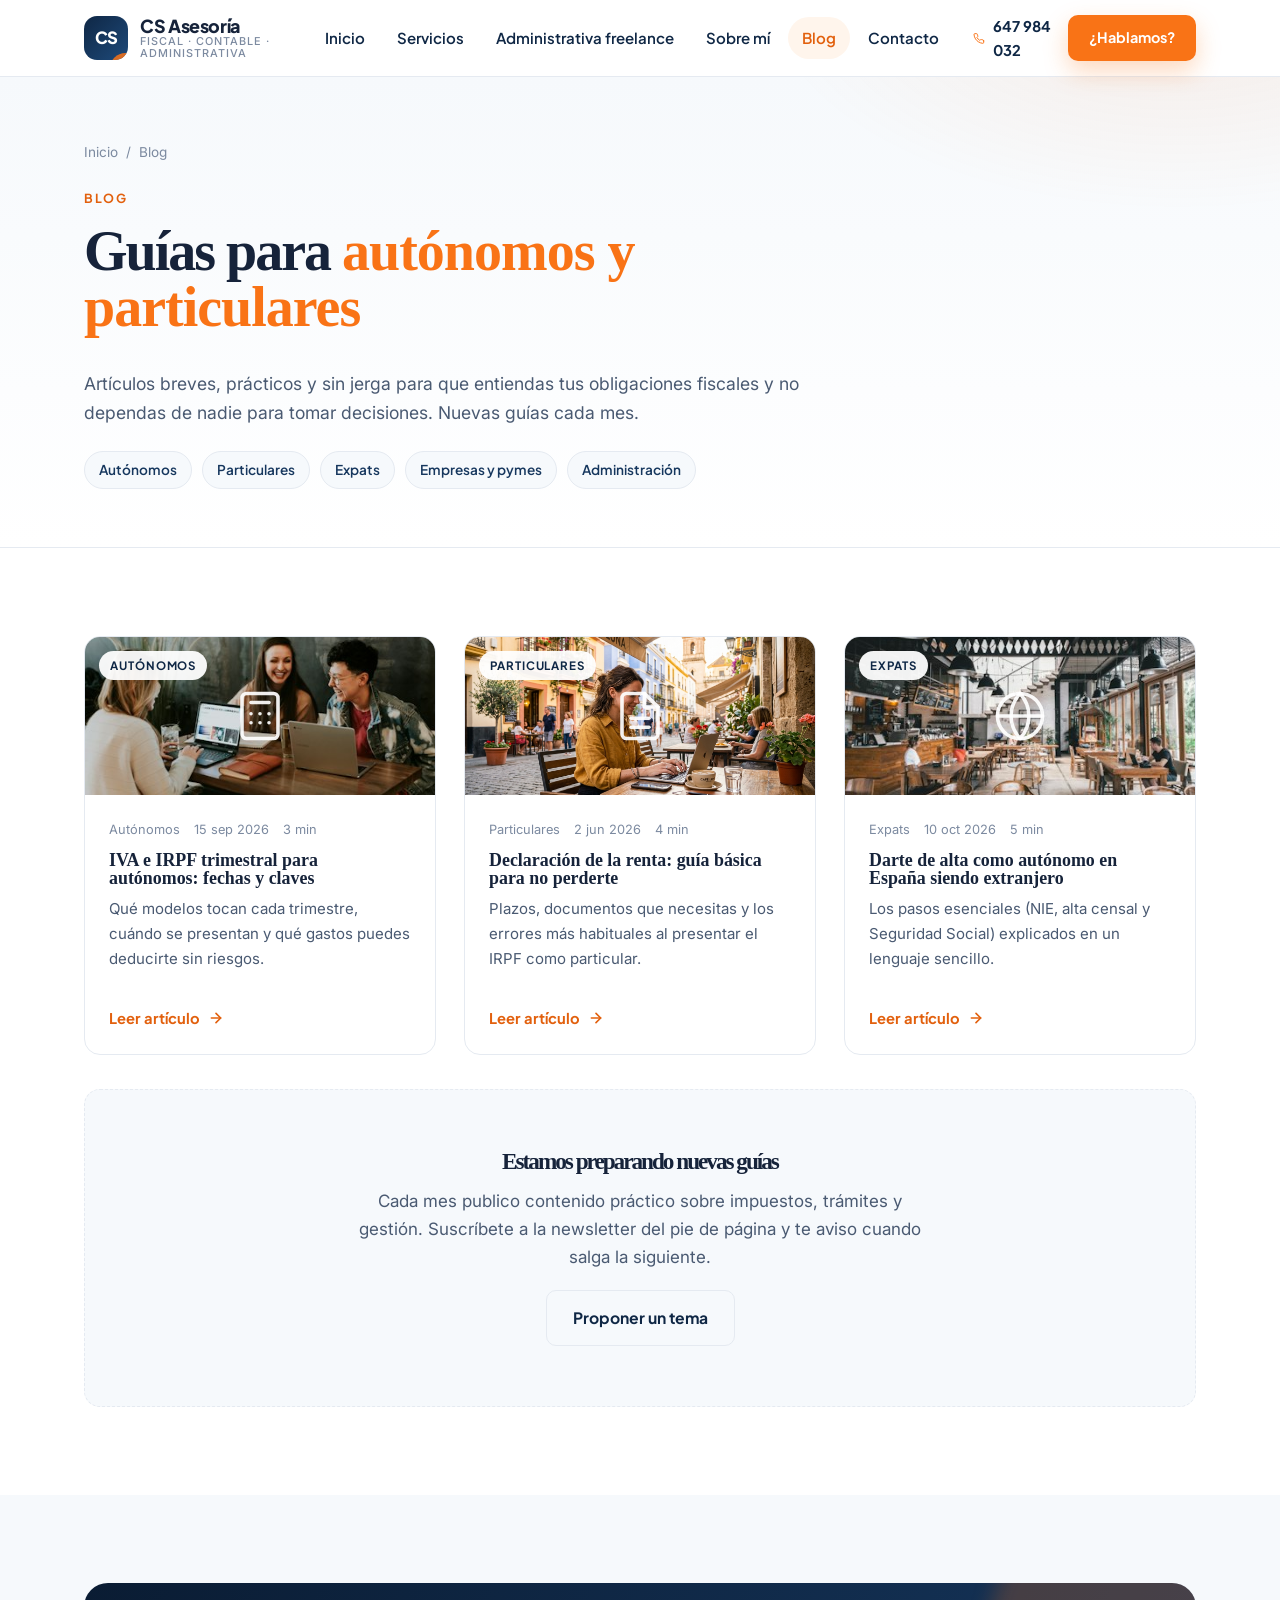
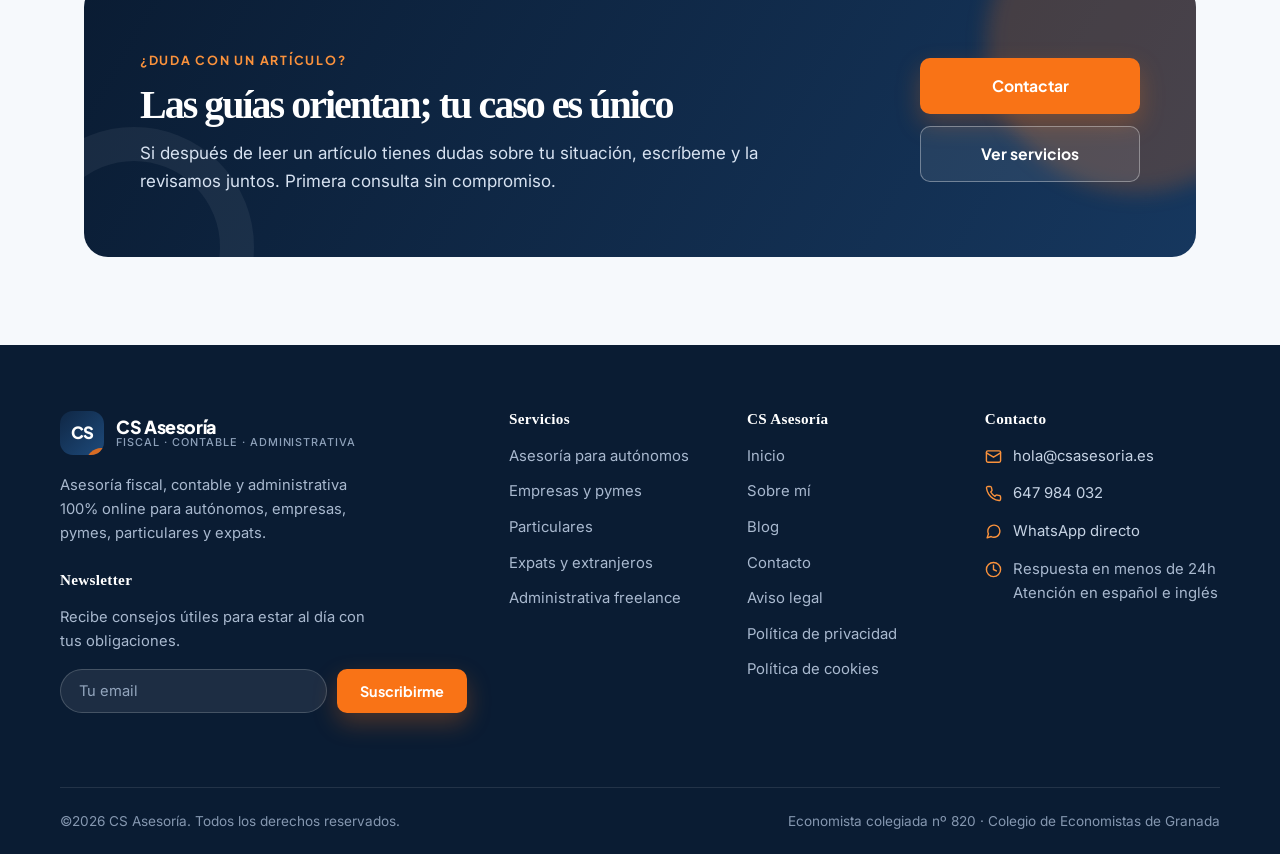
<file: blog.html>
<!DOCTYPE html>
<html lang="es">
<head>
<meta charset="UTF-8">
<meta name="viewport" content="width=device-width, initial-scale=1">
<title>Blog · CS Asesoría — Guías para autónomos y particulares</title>
<meta name="description" content="Artículos breves y prácticos sobre fiscalidad para autónomos, particulares y expats: impuestos trimestrales, declaración de la renta y trámites con Hacienda.">
<link rel="preconnect" href="https://fonts.googleapis.com">
<link rel="preconnect" href="https://fonts.gstatic.com" crossorigin>
<link href="https://fonts.googleapis.com/css2?family=Inter:wght@400;500;600&family=Playfair+Display:ital,wght@1,500;1,600;1,700&family=Plus+Jakarta+Sans:wght@600;700;800&display=swap" rel="stylesheet">
<link rel="stylesheet" href="assets/css/styles.css">
<link rel="icon" href="data:image/svg+xml,<svg xmlns='http://www.w3.org/2000/svg' viewBox='0 0 100 100'><rect width='100' height='100' rx='24' fill='%230f2745'/><text x='50' y='66' font-size='44' font-family='sans-serif' font-weight='800' fill='white' text-anchor='middle'>CS</text></svg>">
</head>
<body>

<!-- ===================== CABECERA ===================== -->
<header class="site-header">
  <div class="container header-inner">
    <a class="logo" href="index.html">
      <span class="logo-mark">CS</span>
      <span class="logo-text">CS Asesoría<small>Fiscal · Contable · Administrativa</small></span>
    </a>

    <nav class="nav" id="main-nav" aria-label="Navegación principal">
      <a class="nav-link" href="index.html">Inicio</a>
      <a class="nav-link" href="servicios.html">Servicios</a>
      <a class="nav-link" href="administrativa.html">Administrativa freelance</a>
      <a class="nav-link" href="sobre-mi.html">Sobre mí</a>
      <a class="nav-link is-active" href="blog.html">Blog</a>
      <a class="nav-link" href="contacto.html">Contacto</a>
    </nav>

    <div class="header-actions">
      <a class="header-phone" href="tel:+34647984032">
        <svg xmlns="http://www.w3.org/2000/svg" viewBox="0 0 24 24" fill="none" stroke="currentColor" stroke-width="2" stroke-linecap="round" stroke-linejoin="round"><path d="M22 16.92v3a2 2 0 0 1-2.18 2 19.79 19.79 0 0 1-8.63-3.07 19.5 19.5 0 0 1-6-6A19.79 19.79 0 0 1 2.12 4.18 2 2 0 0 1 4.11 2h3a2 2 0 0 1 2 1.72c.13.96.36 1.9.7 2.81a2 2 0 0 1-.45 2.11L8.09 9.91a16 16 0 0 0 6 6l1.27-1.27a2 2 0 0 1 2.11-.45c.91.34 1.85.57 2.81.7A2 2 0 0 1 22 16.92z"/></svg>
        647 984 032
      </a>
      <a class="btn btn-primary btn-sm" href="contacto.html">¿Hablamos?</a>
      <button class="nav-toggle" type="button" aria-label="Abrir menú" aria-expanded="false" aria-controls="main-nav">
        <svg class="icon-menu" xmlns="http://www.w3.org/2000/svg" viewBox="0 0 24 24" fill="none" stroke="currentColor" stroke-width="2" stroke-linecap="round" stroke-linejoin="round"><line x1="3" y1="6" x2="21" y2="6"/><line x1="3" y1="12" x2="21" y2="12"/><line x1="3" y1="18" x2="21" y2="18"/></svg>
        <svg class="icon-close" xmlns="http://www.w3.org/2000/svg" viewBox="0 0 24 24" fill="none" stroke="currentColor" stroke-width="2" stroke-linecap="round" stroke-linejoin="round"><line x1="18" y1="6" x2="6" y2="18"/><line x1="6" y1="6" x2="18" y2="18"/></svg>
      </button>
    </div>
  </div>
</header>

<main>

<!-- ===================== CABECERA DE PÁGINA ===================== -->
<section class="page-hero">
  <div class="container">
    <ul class="breadcrumb">
      <li><a href="index.html">Inicio</a></li>
      <li>/</li>
      <li>Blog</li>
    </ul>
    <span class="eyebrow">Blog</span>
    <h1>Guías para <em class="accent">autónomos y particulares</em></h1>
    <p class="lead">Artículos breves, prácticos y sin jerga para que entiendas tus obligaciones fiscales y no dependas de nadie para tomar decisiones. Nuevas guías cada mes.</p>

    <ul class="pill-list" style="margin-top:24px;">
      <li>Autónomos</li>
      <li>Particulares</li>
      <li>Expats</li>
      <li>Empresas y pymes</li>
      <li>Administración</li>
    </ul>
  </div>
</section>

<!-- ===================== ARTÍCULOS ===================== -->
<section class="section">
  <div class="container">
    <div class="post-grid">

      <article class="post-card reveal">
        <div class="post-thumb warm">
          <span class="cat">Autónomos</span>
          <svg xmlns="http://www.w3.org/2000/svg" viewBox="0 0 24 24" fill="none" stroke="currentColor" stroke-width="1.6" stroke-linecap="round" stroke-linejoin="round"><rect x="4" y="2" width="16" height="20" rx="2"/><line x1="8" y1="6" x2="16" y2="6"/><line x1="8" y1="11" x2="8" y2="11"/><line x1="12" y1="11" x2="12" y2="11"/><line x1="16" y1="11" x2="16" y2="11"/><line x1="8" y1="15" x2="8" y2="15"/><line x1="12" y1="15" x2="12" y2="15"/><line x1="16" y1="15" x2="16" y2="15"/></svg>
        </div>
        <div class="post-body">
          <div class="post-meta"><span>Autónomos</span><span>15 sep 2026</span><span>3 min</span></div>
          <h3><a href="blog/iva-irpf-trimestral-autonomos.html">IVA e IRPF trimestral para autónomos: fechas y claves</a></h3>
          <p>Qué modelos tocan cada trimestre, cuándo se presentan y qué gastos puedes deducirte sin riesgos.</p>
          <a class="card-link" href="blog/iva-irpf-trimestral-autonomos.html">Leer artículo
            <svg xmlns="http://www.w3.org/2000/svg" viewBox="0 0 24 24" fill="none" stroke="currentColor" stroke-width="2.4" stroke-linecap="round" stroke-linejoin="round"><line x1="5" y1="12" x2="19" y2="12"/><polyline points="12 5 19 12 12 19"/></svg>
          </a>
        </div>
      </article>

      <article class="post-card reveal">
        <div class="post-thumb teal">
          <span class="cat">Particulares</span>
          <svg xmlns="http://www.w3.org/2000/svg" viewBox="0 0 24 24" fill="none" stroke="currentColor" stroke-width="1.6" stroke-linecap="round" stroke-linejoin="round"><path d="M14 2H6a2 2 0 0 0-2 2v16a2 2 0 0 0 2 2h12a2 2 0 0 0 2-2V8z"/><polyline points="14 2 14 8 20 8"/><line x1="16" y1="13" x2="8" y2="13"/><line x1="16" y1="17" x2="8" y2="17"/></svg>
        </div>
        <div class="post-body">
          <div class="post-meta"><span>Particulares</span><span>2 jun 2026</span><span>4 min</span></div>
          <h3><a href="blog/declaracion-renta-guia-basica.html">Declaración de la renta: guía básica para no perderte</a></h3>
          <p>Plazos, documentos que necesitas y los errores más habituales al presentar el IRPF como particular.</p>
          <a class="card-link" href="blog/declaracion-renta-guia-basica.html">Leer artículo
            <svg xmlns="http://www.w3.org/2000/svg" viewBox="0 0 24 24" fill="none" stroke="currentColor" stroke-width="2.4" stroke-linecap="round" stroke-linejoin="round"><line x1="5" y1="12" x2="19" y2="12"/><polyline points="12 5 19 12 12 19"/></svg>
          </a>
        </div>
      </article>

      <article class="post-card reveal">
        <div class="post-thumb">
          <span class="cat">Expats</span>
          <svg xmlns="http://www.w3.org/2000/svg" viewBox="0 0 24 24" fill="none" stroke="currentColor" stroke-width="1.6" stroke-linecap="round" stroke-linejoin="round"><circle cx="12" cy="12" r="10"/><line x1="2" y1="12" x2="22" y2="12"/><path d="M12 2a15.3 15.3 0 0 1 4 10 15.3 15.3 0 0 1-4 10 15.3 15.3 0 0 1-4-10 15.3 15.3 0 0 1 4-10z"/></svg>
        </div>
        <div class="post-body">
          <div class="post-meta"><span>Expats</span><span>10 oct 2026</span><span>5 min</span></div>
          <h3><a href="blog/alta-autonomo-extranjero-espana.html">Darte de alta como autónomo en España siendo extranjero</a></h3>
          <p>Los pasos esenciales (NIE, alta censal y Seguridad Social) explicados en un lenguaje sencillo.</p>
          <a class="card-link" href="blog/alta-autonomo-extranjero-espana.html">Leer artículo
            <svg xmlns="http://www.w3.org/2000/svg" viewBox="0 0 24 24" fill="none" stroke="currentColor" stroke-width="2.4" stroke-linecap="round" stroke-linejoin="round"><line x1="5" y1="12" x2="19" y2="12"/><polyline points="12 5 19 12 12 19"/></svg>
          </a>
        </div>
      </article>

    </div>

    <div class="post-empty reveal" style="margin-top:34px;">
      <h3>Estamos preparando nuevas guías</h3>
      <p class="mx-auto" style="max-width:52ch;">Cada mes publico contenido práctico sobre impuestos, trámites y gestión. Suscríbete a la newsletter del pie de página y te aviso cuando salga la siguiente.</p>
      <a class="btn btn-outline" href="contacto.html">Proponer un tema</a>
    </div>
  </div>
</section>

<!-- ===================== CTA ===================== -->
<section class="section section-alt">
  <div class="container">
    <div class="cta-band reveal">
      <div>
        <span class="eyebrow eyebrow-light">¿Duda con un artículo?</span>
        <h2>Las guías orientan; tu caso es único</h2>
        <p>Si después de leer un artículo tienes dudas sobre tu situación, escríbeme y la revisamos juntos. Primera consulta sin compromiso.</p>
      </div>
      <div class="cta-actions">
        <a class="btn btn-primary" href="contacto.html">Contactar</a>
        <a class="btn btn-ghost-light" href="servicios.html">Ver servicios</a>
      </div>
    </div>
  </div>
</section>

</main>

<!-- ===================== FOOTER ===================== -->
<footer class="site-footer">
  <div class="container footer-main">
    <div class="footer-brand">
      <a class="logo" href="index.html">
        <span class="logo-mark">CS</span>
        <span class="logo-text">CS Asesoría<small>Fiscal · Contable · Administrativa</small></span>
      </a>
      <p>Asesoría fiscal, contable y administrativa 100% online para autónomos, empresas, pymes, particulares y expats.</p>

      <h4 style="margin-top:26px;">Newsletter</h4>
      <p class="small" style="margin-bottom:0;">Recibe consejos útiles para estar al día con tus obligaciones.</p>
      <form class="newsletter" id="newsletter-form" novalidate>
        <label for="nl-email" style="position:absolute;left:-9999px;">Tu email</label>
        <input id="nl-email" type="email" name="email" placeholder="Tu email" required>
        <button class="btn btn-primary btn-sm" type="submit">Suscribirme</button>
      </form>
      <p class="newsletter-status" id="newsletter-status" role="status"></p>
    </div>

    <div>
      <h4>Servicios</h4>
      <ul class="footer-links">
        <li><a href="servicios.html#autonomos">Asesoría para autónomos</a></li>
        <li><a href="servicios.html#empresas">Empresas y pymes</a></li>
        <li><a href="servicios.html#particulares">Particulares</a></li>
        <li><a href="servicios.html#expats">Expats y extranjeros</a></li>
        <li><a href="administrativa.html">Administrativa freelance</a></li>
      </ul>
    </div>

    <div>
      <h4>CS Asesoría</h4>
      <ul class="footer-links">
        <li><a href="index.html">Inicio</a></li>
        <li><a href="sobre-mi.html">Sobre mí</a></li>
        <li><a href="blog.html">Blog</a></li>
        <li><a href="contacto.html">Contacto</a></li>
        <li><a href="aviso-legal.html">Aviso legal</a></li>
        <li><a href="politica-privacidad.html">Política de privacidad</a></li>
        <li><a href="politica-cookies.html">Política de cookies</a></li>
      </ul>
    </div>

    <div>
      <h4>Contacto</h4>
      <ul class="footer-contact">
        <li>
          <svg xmlns="http://www.w3.org/2000/svg" viewBox="0 0 24 24" fill="none" stroke="currentColor" stroke-width="2" stroke-linecap="round" stroke-linejoin="round"><rect x="2" y="4" width="20" height="16" rx="2"/><path d="m22 7-10 6L2 7"/></svg>
          <span><a href="mailto:hola@csasesoria.es">hola@csasesoria.es</a></span>
        </li>
        <li>
          <svg xmlns="http://www.w3.org/2000/svg" viewBox="0 0 24 24" fill="none" stroke="currentColor" stroke-width="2" stroke-linecap="round" stroke-linejoin="round"><path d="M22 16.92v3a2 2 0 0 1-2.18 2 19.79 19.79 0 0 1-8.63-3.07 19.5 19.5 0 0 1-6-6A19.79 19.79 0 0 1 2.12 4.18 2 2 0 0 1 4.11 2h3a2 2 0 0 1 2 1.72c.13.96.36 1.9.7 2.81a2 2 0 0 1-.45 2.11L8.09 9.91a16 16 0 0 0 6 6l1.27-1.27a2 2 0 0 1 2.11-.45c.91.34 1.85.57 2.81.7A2 2 0 0 1 22 16.92z"/></svg>
          <span><a href="tel:+34647984032">647 984 032</a></span>
        </li>
        <li>
          <svg xmlns="http://www.w3.org/2000/svg" viewBox="0 0 24 24" fill="none" stroke="currentColor" stroke-width="2" stroke-linecap="round" stroke-linejoin="round"><path d="M21 11.5a8.38 8.38 0 0 1-.9 3.8 8.5 8.5 0 0 1-7.6 4.7 8.38 8.38 0 0 1-3.8-.9L3 21l1.9-5.7a8.38 8.38 0 0 1-.9-3.8 8.5 8.5 0 0 1 4.7-7.6 8.38 8.38 0 0 1 3.8-.9h.5a8.48 8.48 0 0 1 8 8v.5z"/></svg>
          <span><a href="https://wa.me/34647984032" target="_blank" rel="noopener">WhatsApp directo</a></span>
        </li>
        <li>
          <svg xmlns="http://www.w3.org/2000/svg" viewBox="0 0 24 24" fill="none" stroke="currentColor" stroke-width="2" stroke-linecap="round" stroke-linejoin="round"><circle cx="12" cy="12" r="10"/><polyline points="12 6 12 12 16 14"/></svg>
          <span>Respuesta en menos de 24h<br>Atención en español e inglés</span>
        </li>
      </ul>
    </div>
  </div>

  <div class="container footer-bottom">
    <span>©<span data-year>2026</span> CS Asesoría. Todos los derechos reservados.</span>
    <span>Economista colegiada nº 820 · Colegio de Economistas de Granada</span>
  </div>
</footer>

<button class="back-to-top" type="button" aria-label="Volver arriba">
  <svg xmlns="http://www.w3.org/2000/svg" viewBox="0 0 24 24" fill="none" stroke="currentColor" stroke-width="2.2" stroke-linecap="round" stroke-linejoin="round"><polyline points="18 15 12 9 6 15"/></svg>
</button>

<script src="assets/js/main.js"></script>
</body>
</html>
</file>
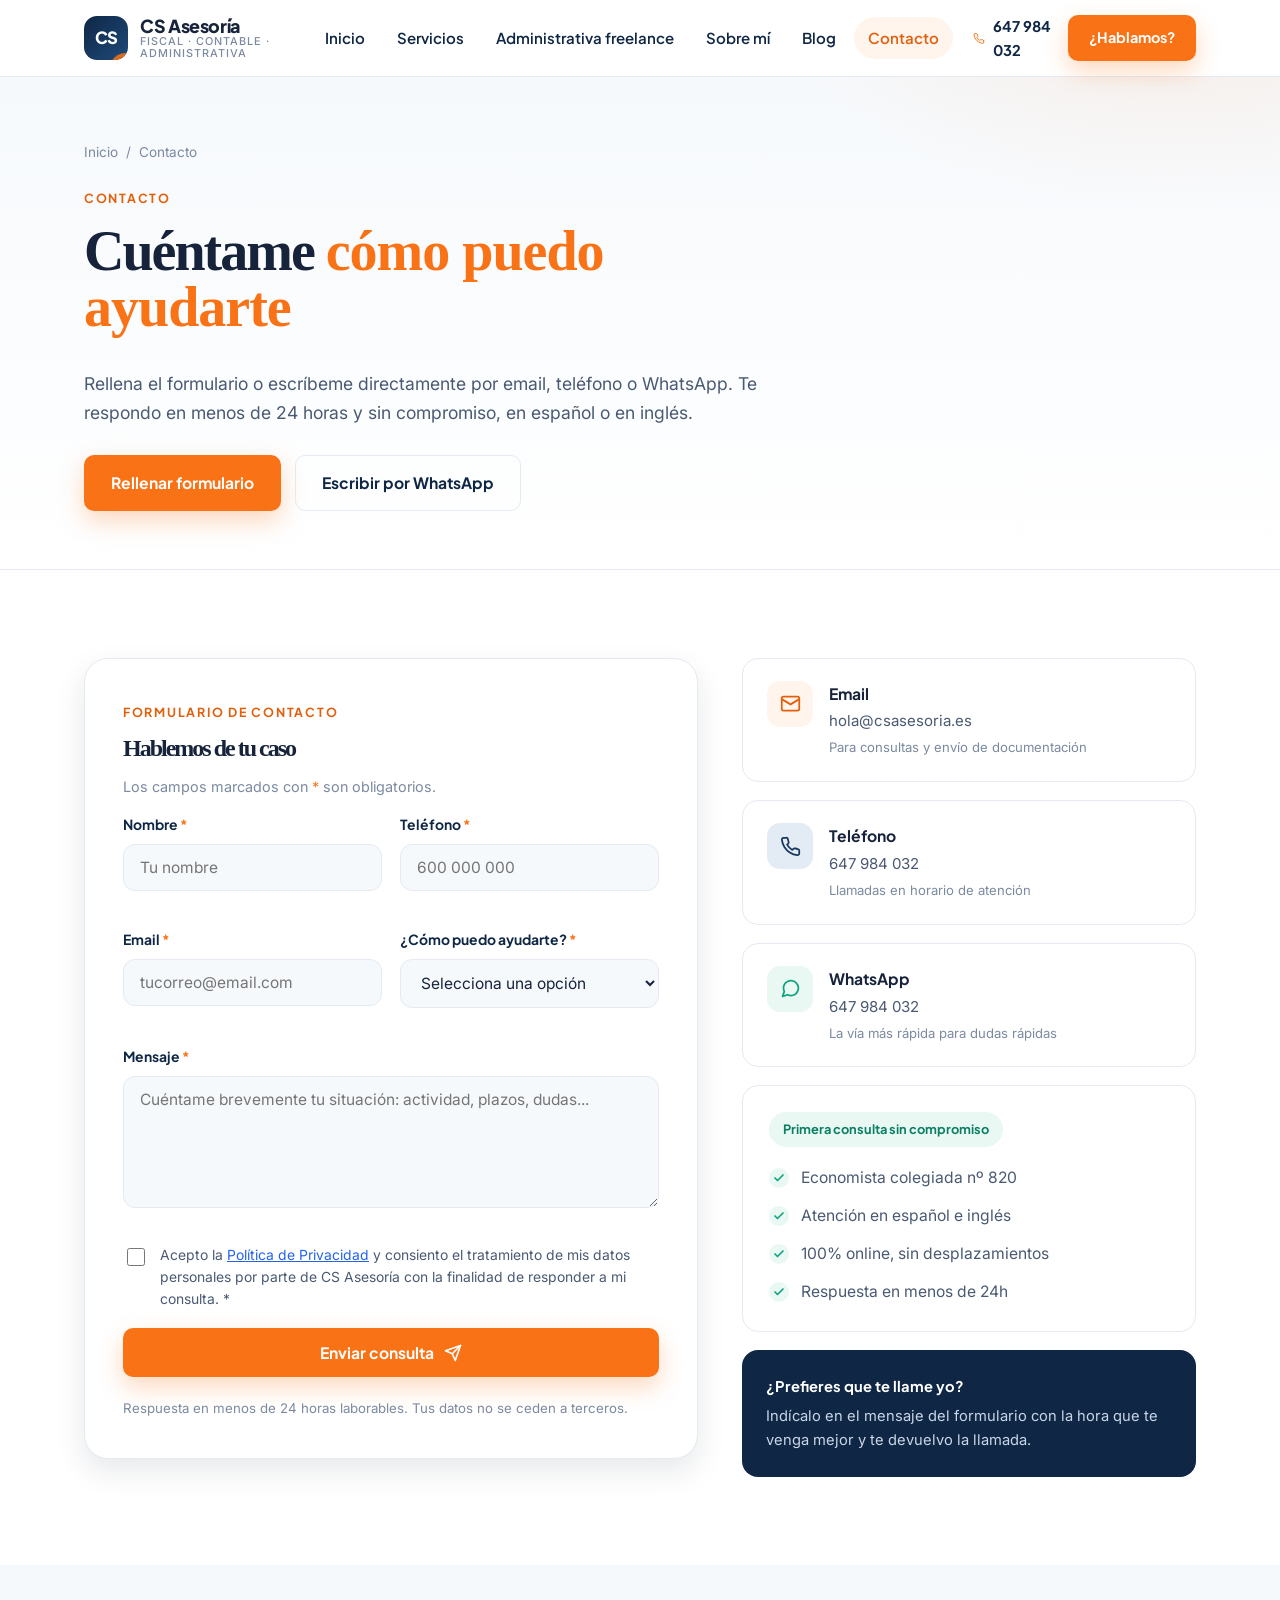
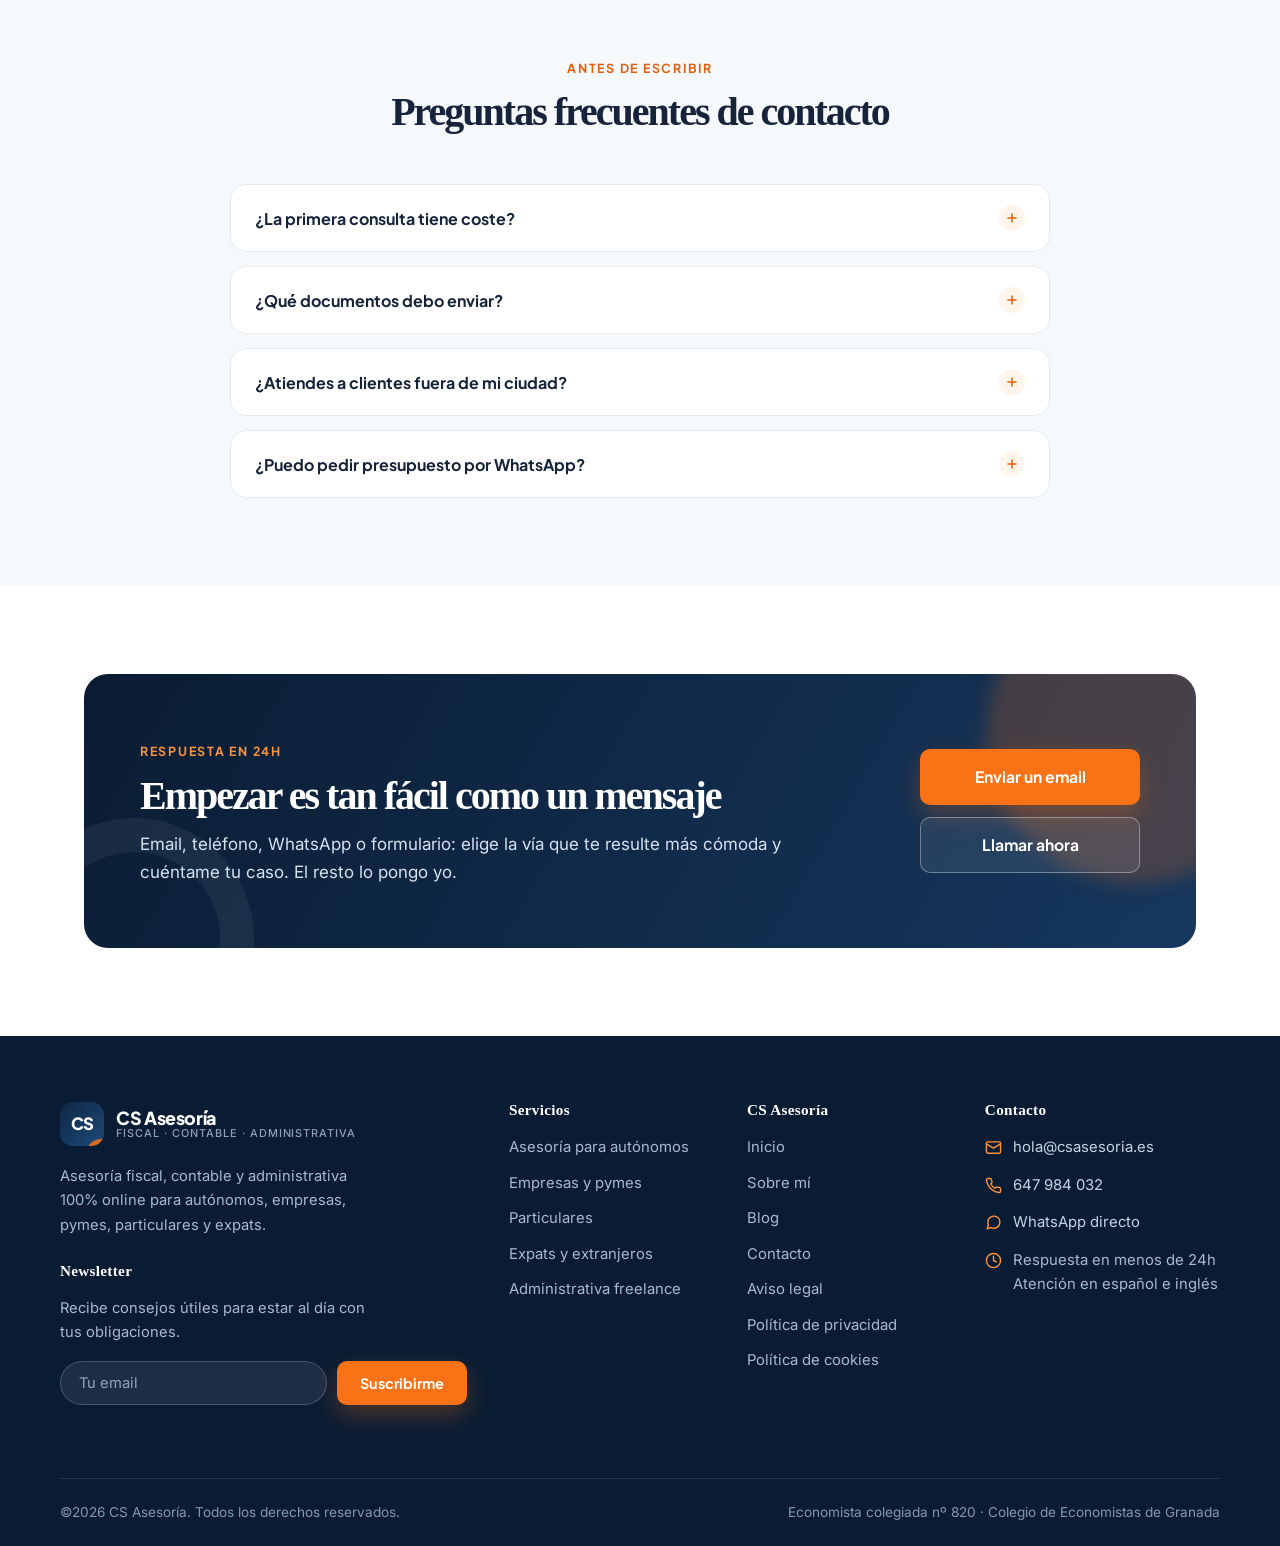
<file: contacto.html>
<!DOCTYPE html>
<html lang="es">
<head>
<meta charset="UTF-8">
<meta name="viewport" content="width=device-width, initial-scale=1">
<title>Contacto · CS Asesoría — Formulario, email, teléfono y WhatsApp</title>
<meta name="description" content="Contacta con CS Asesoría: formulario de contacto, email hola@csasesoria.es, teléfono 647 984 032 y WhatsApp. Respuesta en menos de 24 horas, en español e inglés.">
<link rel="preconnect" href="https://fonts.googleapis.com">
<link rel="preconnect" href="https://fonts.gstatic.com" crossorigin>
<link href="https://fonts.googleapis.com/css2?family=Inter:wght@400;500;600&family=Playfair+Display:ital,wght@1,500;1,600;1,700&family=Plus+Jakarta+Sans:wght@600;700;800&display=swap" rel="stylesheet">
<link rel="stylesheet" href="assets/css/styles.css">
<link rel="icon" href="data:image/svg+xml,<svg xmlns='http://www.w3.org/2000/svg' viewBox='0 0 100 100'><rect width='100' height='100' rx='24' fill='%230f2745'/><text x='50' y='66' font-size='44' font-family='sans-serif' font-weight='800' fill='white' text-anchor='middle'>CS</text></svg>">
</head>
<body>

<!-- ===================== CABECERA ===================== -->
<header class="site-header">
  <div class="container header-inner">
    <a class="logo" href="index.html">
      <span class="logo-mark">CS</span>
      <span class="logo-text">CS Asesoría<small>Fiscal · Contable · Administrativa</small></span>
    </a>

    <nav class="nav" id="main-nav" aria-label="Navegación principal">
      <a class="nav-link" href="index.html">Inicio</a>
      <a class="nav-link" href="servicios.html">Servicios</a>
      <a class="nav-link" href="administrativa.html">Administrativa freelance</a>
      <a class="nav-link" href="sobre-mi.html">Sobre mí</a>
      <a class="nav-link" href="blog.html">Blog</a>
      <a class="nav-link is-active" href="contacto.html">Contacto</a>
    </nav>

    <div class="header-actions">
      <a class="header-phone" href="tel:+34647984032">
        <svg xmlns="http://www.w3.org/2000/svg" viewBox="0 0 24 24" fill="none" stroke="currentColor" stroke-width="2" stroke-linecap="round" stroke-linejoin="round"><path d="M22 16.92v3a2 2 0 0 1-2.18 2 19.79 19.79 0 0 1-8.63-3.07 19.5 19.5 0 0 1-6-6A19.79 19.79 0 0 1 2.12 4.18 2 2 0 0 1 4.11 2h3a2 2 0 0 1 2 1.72c.13.96.36 1.9.7 2.81a2 2 0 0 1-.45 2.11L8.09 9.91a16 16 0 0 0 6 6l1.27-1.27a2 2 0 0 1 2.11-.45c.91.34 1.85.57 2.81.7A2 2 0 0 1 22 16.92z"/></svg>
        647 984 032
      </a>
      <a class="btn btn-primary btn-sm" href="#formulario">¿Hablamos?</a>
      <button class="nav-toggle" type="button" aria-label="Abrir menú" aria-expanded="false" aria-controls="main-nav">
        <svg class="icon-menu" xmlns="http://www.w3.org/2000/svg" viewBox="0 0 24 24" fill="none" stroke="currentColor" stroke-width="2" stroke-linecap="round" stroke-linejoin="round"><line x1="3" y1="6" x2="21" y2="6"/><line x1="3" y1="12" x2="21" y2="12"/><line x1="3" y1="18" x2="21" y2="18"/></svg>
        <svg class="icon-close" xmlns="http://www.w3.org/2000/svg" viewBox="0 0 24 24" fill="none" stroke="currentColor" stroke-width="2" stroke-linecap="round" stroke-linejoin="round"><line x1="18" y1="6" x2="6" y2="18"/><line x1="6" y1="6" x2="18" y2="18"/></svg>
      </button>
    </div>
  </div>
</header>

<main>

<!-- ===================== CABECERA DE PÁGINA ===================== -->
<section class="page-hero">
  <div class="container">
    <ul class="breadcrumb">
      <li><a href="index.html">Inicio</a></li>
      <li>/</li>
      <li>Contacto</li>
    </ul>
    <span class="eyebrow">Contacto</span>
    <h1>Cuéntame <em class="accent">cómo puedo ayudarte</em></h1>
    <p class="lead">Rellena el formulario o escríbeme directamente por email, teléfono o WhatsApp. Te respondo en menos de 24 horas y sin compromiso, en español o en inglés.</p>

    <div class="page-hero-actions">
      <a class="btn btn-primary" href="#formulario">Rellenar formulario</a>
      <a class="btn btn-outline" href="https://wa.me/34647984032?text=Hola%20Carmen%2C%20te%20escribo%20desde%20tu%20web" target="_blank" rel="noopener">Escribir por WhatsApp</a>
    </div>
  </div>
</section>

<!-- ===================== FORMULARIO + DATOS ===================== -->
<section class="section" id="formulario">
  <div class="container contact-layout">

    <!-- FORMULARIO -->
    <div class="form-card reveal">
      <span class="eyebrow">Formulario de contacto</span>
      <h2>Hablemos de tu caso</h2>
      <p class="small muted">Los campos marcados con <span style="color:var(--orange-500);">*</span> son obligatorios.</p>

      <div class="form-status" id="form-status" role="status">
        <svg xmlns="http://www.w3.org/2000/svg" viewBox="0 0 24 24" fill="none" stroke="currentColor" stroke-width="2.2" stroke-linecap="round" stroke-linejoin="round"><path d="M22 11.08V12a10 10 0 1 1-5.93-9.14"/><polyline points="22 4 12 14.01 9 11.01"/></svg>
        <span><strong>¡Gracias por escribir!</strong> Tu consulta se ha registrado correctamente. Te responderé en menos de 24 horas. Si necesitas atención inmediata, llámame al 647 984 032.</span>
      </div>

      <form id="contact-form" novalidate>
        <div class="form-grid">
          <div class="field">
            <label for="nombre">Nombre <span class="req">*</span></label>
            <input type="text" id="nombre" name="nombre" placeholder="Tu nombre" required autocomplete="name">
            <span class="field-error"></span>
          </div>

          <div class="field">
            <label for="telefono">Teléfono <span class="req">*</span></label>
            <input type="tel" id="telefono" name="telefono" placeholder="600 000 000" required autocomplete="tel">
            <span class="field-error"></span>
          </div>

          <div class="field">
            <label for="email">Email <span class="req">*</span></label>
            <input type="email" id="email" name="email" placeholder="tucorreo@email.com" required autocomplete="email">
            <span class="field-error"></span>
          </div>

          <div class="field">
            <label for="servicio">¿Cómo puedo ayudarte? <span class="req">*</span></label>
            <select id="servicio" name="servicio" required>
              <option value="">Selecciona una opción</option>
              <option>Asesoría para autónomos</option>
              <option>Asesoría para empresas y pymes</option>
              <option>Declaración de la renta (particulares)</option>
              <option>Expats / extranjeros en España</option>
              <option>Servicios administrativos freelance</option>
              <option>Colaboración con gestorías</option>
              <option>Otra consulta</option>
            </select>
            <span class="field-error"></span>
          </div>

          <div class="field full">
            <label for="mensaje">Mensaje <span class="req">*</span></label>
            <textarea id="mensaje" name="mensaje" placeholder="Cuéntame brevemente tu situación: actividad, plazos, dudas..." required></textarea>
            <span class="field-error"></span>
          </div>

          <div class="checkbox-field">
            <input type="checkbox" id="consent" name="consent" required>
            <label for="consent">
              Acepto la <a href="politica-privacidad.html">Política de Privacidad</a> y consiento el tratamiento de mis datos personales por parte de CS Asesoría con la finalidad de responder a mi consulta. <span class="req">*</span>
              <span class="field-error"></span>
            </label>
          </div>

          <div class="field full">
            <button class="btn btn-primary btn-block" type="submit">
              Enviar consulta
              <svg xmlns="http://www.w3.org/2000/svg" viewBox="0 0 24 24" fill="none" stroke="currentColor" stroke-width="2.2" stroke-linecap="round" stroke-linejoin="round"><line x1="22" y1="2" x2="11" y2="13"/><polygon points="22 2 15 22 11 13 2 9 22 2"/></svg>
            </button>
            <p class="form-note">Respuesta en menos de 24 horas laborables. Tus datos no se ceden a terceros.</p>
          </div>
        </div>
      </form>
    </div>

    <!-- DATOS DE CONTACTO -->
    <aside class="contact-aside">
      <a class="contact-card reveal" href="mailto:hola@csasesoria.es">
        <div class="icon-box">
          <svg xmlns="http://www.w3.org/2000/svg" viewBox="0 0 24 24" fill="none" stroke="currentColor" stroke-width="2" stroke-linecap="round" stroke-linejoin="round"><rect x="2" y="4" width="20" height="16" rx="2"/><path d="m22 7-10 6L2 7"/></svg>
        </div>
        <div>
          <strong>Email</strong>
          <span>hola@csasesoria.es</span>
          <small>Para consultas y envío de documentación</small>
        </div>
      </a>

      <a class="contact-card reveal" href="tel:+34647984032">
        <div class="icon-box navy">
          <svg xmlns="http://www.w3.org/2000/svg" viewBox="0 0 24 24" fill="none" stroke="currentColor" stroke-width="2" stroke-linecap="round" stroke-linejoin="round"><path d="M22 16.92v3a2 2 0 0 1-2.18 2 19.79 19.79 0 0 1-8.63-3.07 19.5 19.5 0 0 1-6-6A19.79 19.79 0 0 1 2.12 4.18 2 2 0 0 1 4.11 2h3a2 2 0 0 1 2 1.72c.13.96.36 1.9.7 2.81a2 2 0 0 1-.45 2.11L8.09 9.91a16 16 0 0 0 6 6l1.27-1.27a2 2 0 0 1 2.11-.45c.91.34 1.85.57 2.81.7A2 2 0 0 1 22 16.92z"/></svg>
        </div>
        <div>
          <strong>Teléfono</strong>
          <span>647 984 032</span>
          <small>Llamadas en horario de atención</small>
        </div>
      </a>

      <a class="contact-card reveal" href="https://wa.me/34647984032?text=Hola%20Carmen%2C%20te%20escribo%20desde%20tu%20web" target="_blank" rel="noopener">
        <div class="icon-box teal">
          <svg xmlns="http://www.w3.org/2000/svg" viewBox="0 0 24 24" fill="none" stroke="currentColor" stroke-width="2" stroke-linecap="round" stroke-linejoin="round"><path d="M21 11.5a8.38 8.38 0 0 1-.9 3.8 8.5 8.5 0 0 1-7.6 4.7 8.38 8.38 0 0 1-3.8-.9L3 21l1.9-5.7a8.38 8.38 0 0 1-.9-3.8 8.5 8.5 0 0 1 4.7-7.6 8.38 8.38 0 0 1 3.8-.9h.5a8.48 8.48 0 0 1 8 8v.5z"/></svg>
        </div>
        <div>
          <strong>WhatsApp</strong>
          <span>647 984 032</span>
          <small>La vía más rápida para dudas rápidas</small>
        </div>
      </a>

      <div class="card reveal" style="padding:26px;">
        <span class="badge badge-teal">Primera consulta sin compromiso</span>
        <ul class="check-list" style="margin-top:18px;">
          <li>Economista colegiada nº 820</li>
          <li>Atención en español e inglés</li>
          <li>100% online, sin desplazamientos</li>
          <li>Respuesta en menos de 24h</li>
        </ul>
      </div>

      <div class="map-note reveal">
        <strong>¿Prefieres que te llame yo?</strong>
        Indícalo en el mensaje del formulario con la hora que te venga mejor y te devuelvo la llamada.
      </div>
    </aside>

  </div>
</section>

<!-- ===================== FAQ ===================== -->
<section class="section section-alt">
  <div class="container">
    <div class="section-head text-center reveal">
      <span class="eyebrow">Antes de escribir</span>
      <h2>Preguntas frecuentes de contacto</h2>
    </div>
    <div class="faq reveal">
      <div class="faq-item">
        <button class="faq-question" type="button" aria-expanded="false">
          ¿La primera consulta tiene coste?
          <span class="faq-icon"><svg xmlns="http://www.w3.org/2000/svg" viewBox="0 0 24 24" fill="none" stroke="currentColor" stroke-width="2.6" stroke-linecap="round"><line x1="12" y1="5" x2="12" y2="19"/><line x1="5" y1="12" x2="19" y2="12"/></svg></span>
        </button>
        <div class="faq-answer"><div class="faq-answer-inner">No. El primer contacto para conocer tu situación y proponerte una solución es gratuito y sin compromiso.</div></div>
      </div>
      <div class="faq-item">
        <button class="faq-question" type="button" aria-expanded="false">
          ¿Qué documentos debo enviar?
          <span class="faq-icon"><svg xmlns="http://www.w3.org/2000/svg" viewBox="0 0 24 24" fill="none" stroke="currentColor" stroke-width="2.6" stroke-linecap="round"><line x1="12" y1="5" x2="12" y2="19"/><line x1="5" y1="12" x2="19" y2="12"/></svg></span>
        </button>
        <div class="faq-answer"><div class="faq-answer-inner">En la primera consulta no hace falta nada. Después te indicaré exactamente qué necesito (últimas declaraciones, facturas, extractos bancarios...) y te pasaré un enlace seguro para subirlos.</div></div>
      </div>
      <div class="faq-item">
        <button class="faq-question" type="button" aria-expanded="false">
          ¿Atiendes a clientes fuera de mi ciudad?
          <span class="faq-icon"><svg xmlns="http://www.w3.org/2000/svg" viewBox="0 0 24 24" fill="none" stroke="currentColor" stroke-width="2.6" stroke-linecap="round"><line x1="12" y1="5" x2="12" y2="19"/><line x1="5" y1="12" x2="19" y2="12"/></svg></span>
        </button>
        <div class="faq-answer"><div class="faq-answer-inner">Sí, todos mis clientes son online: da igual dónde estés en España (o en el extranjero), la gestión es idéntica y sin desplazamientos.</div></div>
      </div>
      <div class="faq-item">
        <button class="faq-question" type="button" aria-expanded="false">
          ¿Puedo pedir presupuesto por WhatsApp?
          <span class="faq-icon"><svg xmlns="http://www.w3.org/2000/svg" viewBox="0 0 24 24" fill="none" stroke="currentColor" stroke-width="2.6" stroke-linecap="round"><line x1="12" y1="5" x2="12" y2="19"/><line x1="5" y1="12" x2="19" y2="12"/></svg></span>
        </button>
        <div class="faq-answer"><div class="faq-answer-inner">Claro. Escríbeme al 647 984 032 con una descripción breve de tu actividad y te respondo con los siguientes pasos.</div></div>
      </div>
    </div>
  </div>
</section>

<!-- ===================== CTA ===================== -->
<section class="section">
  <div class="container">
    <div class="cta-band reveal">
      <div>
        <span class="eyebrow eyebrow-light">Respuesta en 24h</span>
        <h2>Empezar es tan fácil como un mensaje</h2>
        <p>Email, teléfono, WhatsApp o formulario: elige la vía que te resulte más cómoda y cuéntame tu caso. El resto lo pongo yo.</p>
      </div>
      <div class="cta-actions">
        <a class="btn btn-primary" href="mailto:hola@csasesoria.es">Enviar un email</a>
        <a class="btn btn-ghost-light" href="tel:+34647984032">Llamar ahora</a>
      </div>
    </div>
  </div>
</section>

</main>

<!-- ===================== FOOTER ===================== -->
<footer class="site-footer">
  <div class="container footer-main">
    <div class="footer-brand">
      <a class="logo" href="index.html">
        <span class="logo-mark">CS</span>
        <span class="logo-text">CS Asesoría<small>Fiscal · Contable · Administrativa</small></span>
      </a>
      <p>Asesoría fiscal, contable y administrativa 100% online para autónomos, empresas, pymes, particulares y expats.</p>

      <h4 style="margin-top:26px;">Newsletter</h4>
      <p class="small" style="margin-bottom:0;">Recibe consejos útiles para estar al día con tus obligaciones.</p>
      <form class="newsletter" id="newsletter-form" novalidate>
        <label for="nl-email" style="position:absolute;left:-9999px;">Tu email</label>
        <input id="nl-email" type="email" name="email" placeholder="Tu email" required>
        <button class="btn btn-primary btn-sm" type="submit">Suscribirme</button>
      </form>
      <p class="newsletter-status" id="newsletter-status" role="status"></p>
    </div>

    <div>
      <h4>Servicios</h4>
      <ul class="footer-links">
        <li><a href="servicios.html#autonomos">Asesoría para autónomos</a></li>
        <li><a href="servicios.html#empresas">Empresas y pymes</a></li>
        <li><a href="servicios.html#particulares">Particulares</a></li>
        <li><a href="servicios.html#expats">Expats y extranjeros</a></li>
        <li><a href="administrativa.html">Administrativa freelance</a></li>
      </ul>
    </div>

    <div>
      <h4>CS Asesoría</h4>
      <ul class="footer-links">
        <li><a href="index.html">Inicio</a></li>
        <li><a href="sobre-mi.html">Sobre mí</a></li>
        <li><a href="blog.html">Blog</a></li>
        <li><a href="contacto.html">Contacto</a></li>
        <li><a href="aviso-legal.html">Aviso legal</a></li>
        <li><a href="politica-privacidad.html">Política de privacidad</a></li>
        <li><a href="politica-cookies.html">Política de cookies</a></li>
      </ul>
    </div>

    <div>
      <h4>Contacto</h4>
      <ul class="footer-contact">
        <li>
          <svg xmlns="http://www.w3.org/2000/svg" viewBox="0 0 24 24" fill="none" stroke="currentColor" stroke-width="2" stroke-linecap="round" stroke-linejoin="round"><rect x="2" y="4" width="20" height="16" rx="2"/><path d="m22 7-10 6L2 7"/></svg>
          <span><a href="mailto:hola@csasesoria.es">hola@csasesoria.es</a></span>
        </li>
        <li>
          <svg xmlns="http://www.w3.org/2000/svg" viewBox="0 0 24 24" fill="none" stroke="currentColor" stroke-width="2" stroke-linecap="round" stroke-linejoin="round"><path d="M22 16.92v3a2 2 0 0 1-2.18 2 19.79 19.79 0 0 1-8.63-3.07 19.5 19.5 0 0 1-6-6A19.79 19.79 0 0 1 2.12 4.18 2 2 0 0 1 4.11 2h3a2 2 0 0 1 2 1.72c.13.96.36 1.9.7 2.81a2 2 0 0 1-.45 2.11L8.09 9.91a16 16 0 0 0 6 6l1.27-1.27a2 2 0 0 1 2.11-.45c.91.34 1.85.57 2.81.7A2 2 0 0 1 22 16.92z"/></svg>
          <span><a href="tel:+34647984032">647 984 032</a></span>
        </li>
        <li>
          <svg xmlns="http://www.w3.org/2000/svg" viewBox="0 0 24 24" fill="none" stroke="currentColor" stroke-width="2" stroke-linecap="round" stroke-linejoin="round"><path d="M21 11.5a8.38 8.38 0 0 1-.9 3.8 8.5 8.5 0 0 1-7.6 4.7 8.38 8.38 0 0 1-3.8-.9L3 21l1.9-5.7a8.38 8.38 0 0 1-.9-3.8 8.5 8.5 0 0 1 4.7-7.6 8.38 8.38 0 0 1 3.8-.9h.5a8.48 8.48 0 0 1 8 8v.5z"/></svg>
          <span><a href="https://wa.me/34647984032" target="_blank" rel="noopener">WhatsApp directo</a></span>
        </li>
        <li>
          <svg xmlns="http://www.w3.org/2000/svg" viewBox="0 0 24 24" fill="none" stroke="currentColor" stroke-width="2" stroke-linecap="round" stroke-linejoin="round"><circle cx="12" cy="12" r="10"/><polyline points="12 6 12 12 16 14"/></svg>
          <span>Respuesta en menos de 24h<br>Atención en español e inglés</span>
        </li>
      </ul>
    </div>
  </div>

  <div class="container footer-bottom">
    <span>©<span data-year>2026</span> CS Asesoría. Todos los derechos reservados.</span>
    <span>Economista colegiada nº 820 · Colegio de Economistas de Granada</span>
  </div>
</footer>

<button class="back-to-top" type="button" aria-label="Volver arriba">
  <svg xmlns="http://www.w3.org/2000/svg" viewBox="0 0 24 24" fill="none" stroke="currentColor" stroke-width="2.2" stroke-linecap="round" stroke-linejoin="round"><polyline points="18 15 12 9 6 15"/></svg>
</button>

<script src="assets/js/main.js"></script>
</body>
</html>
</file>
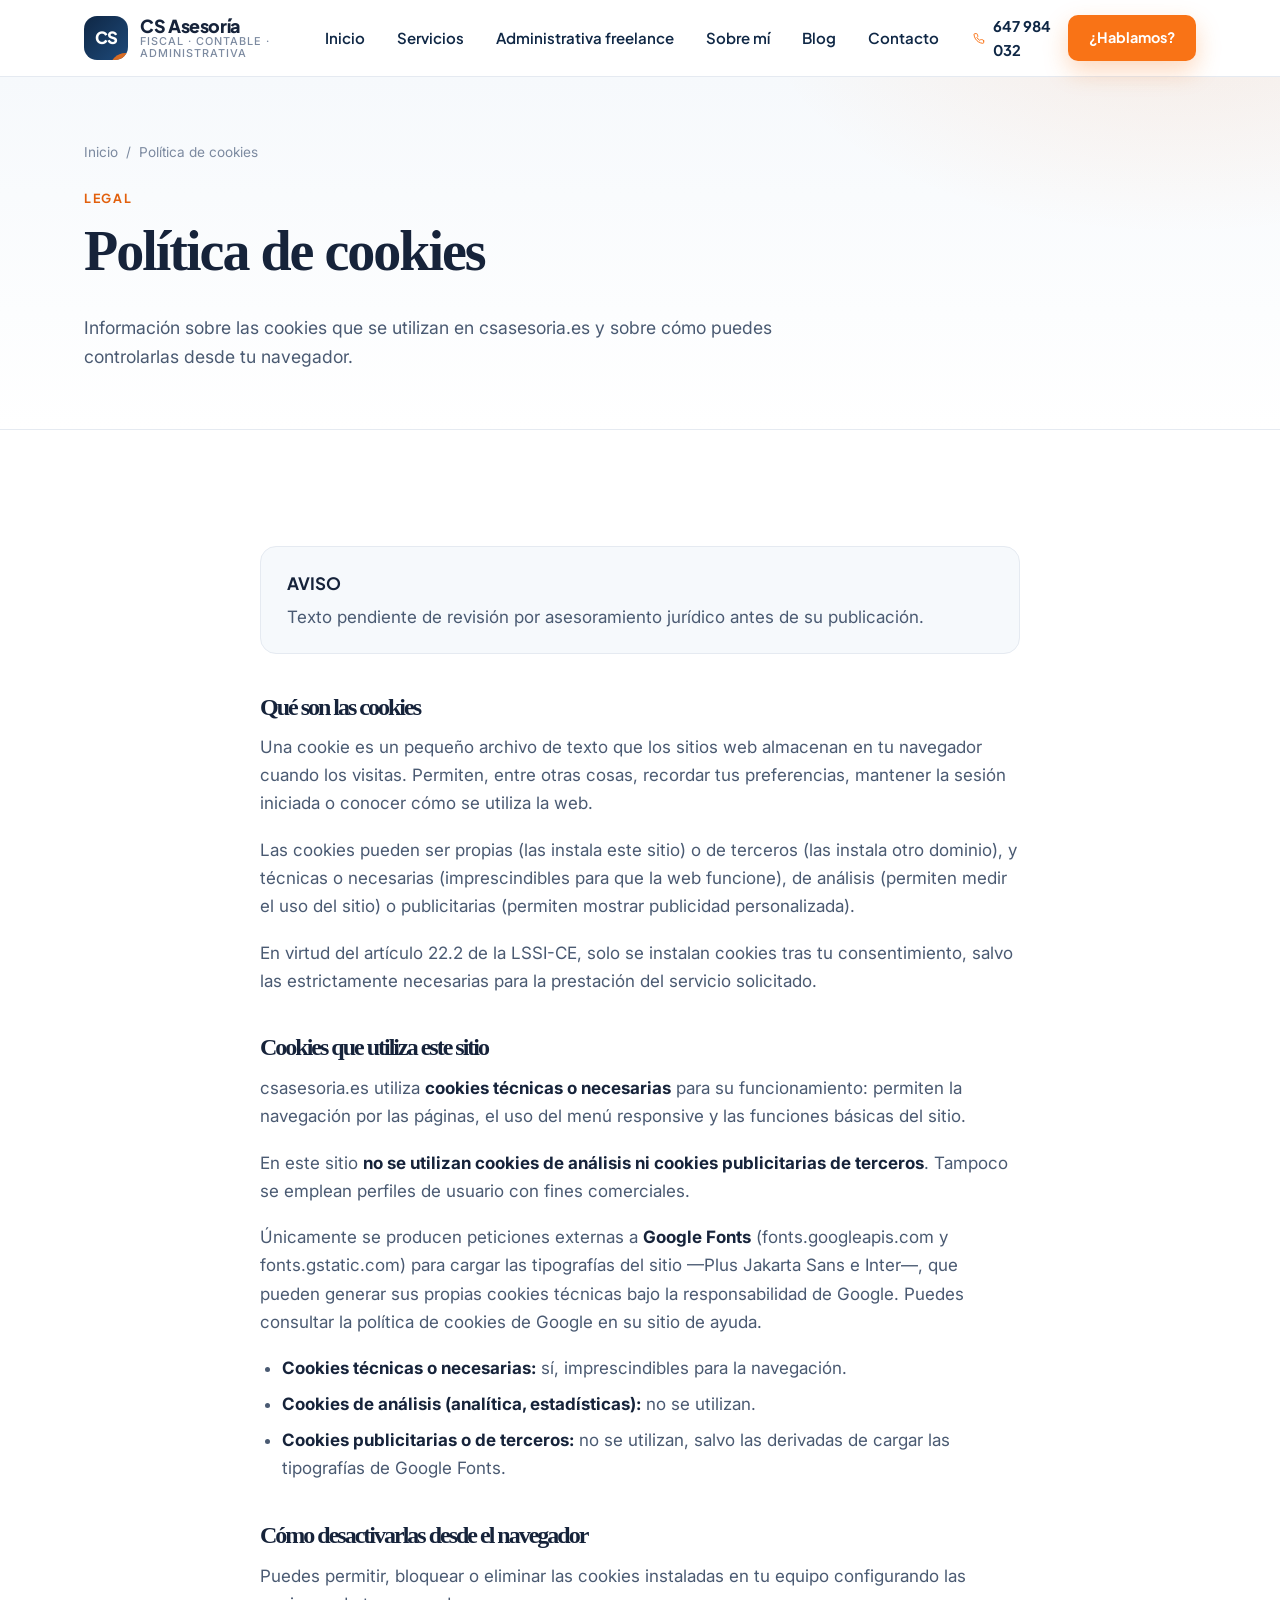
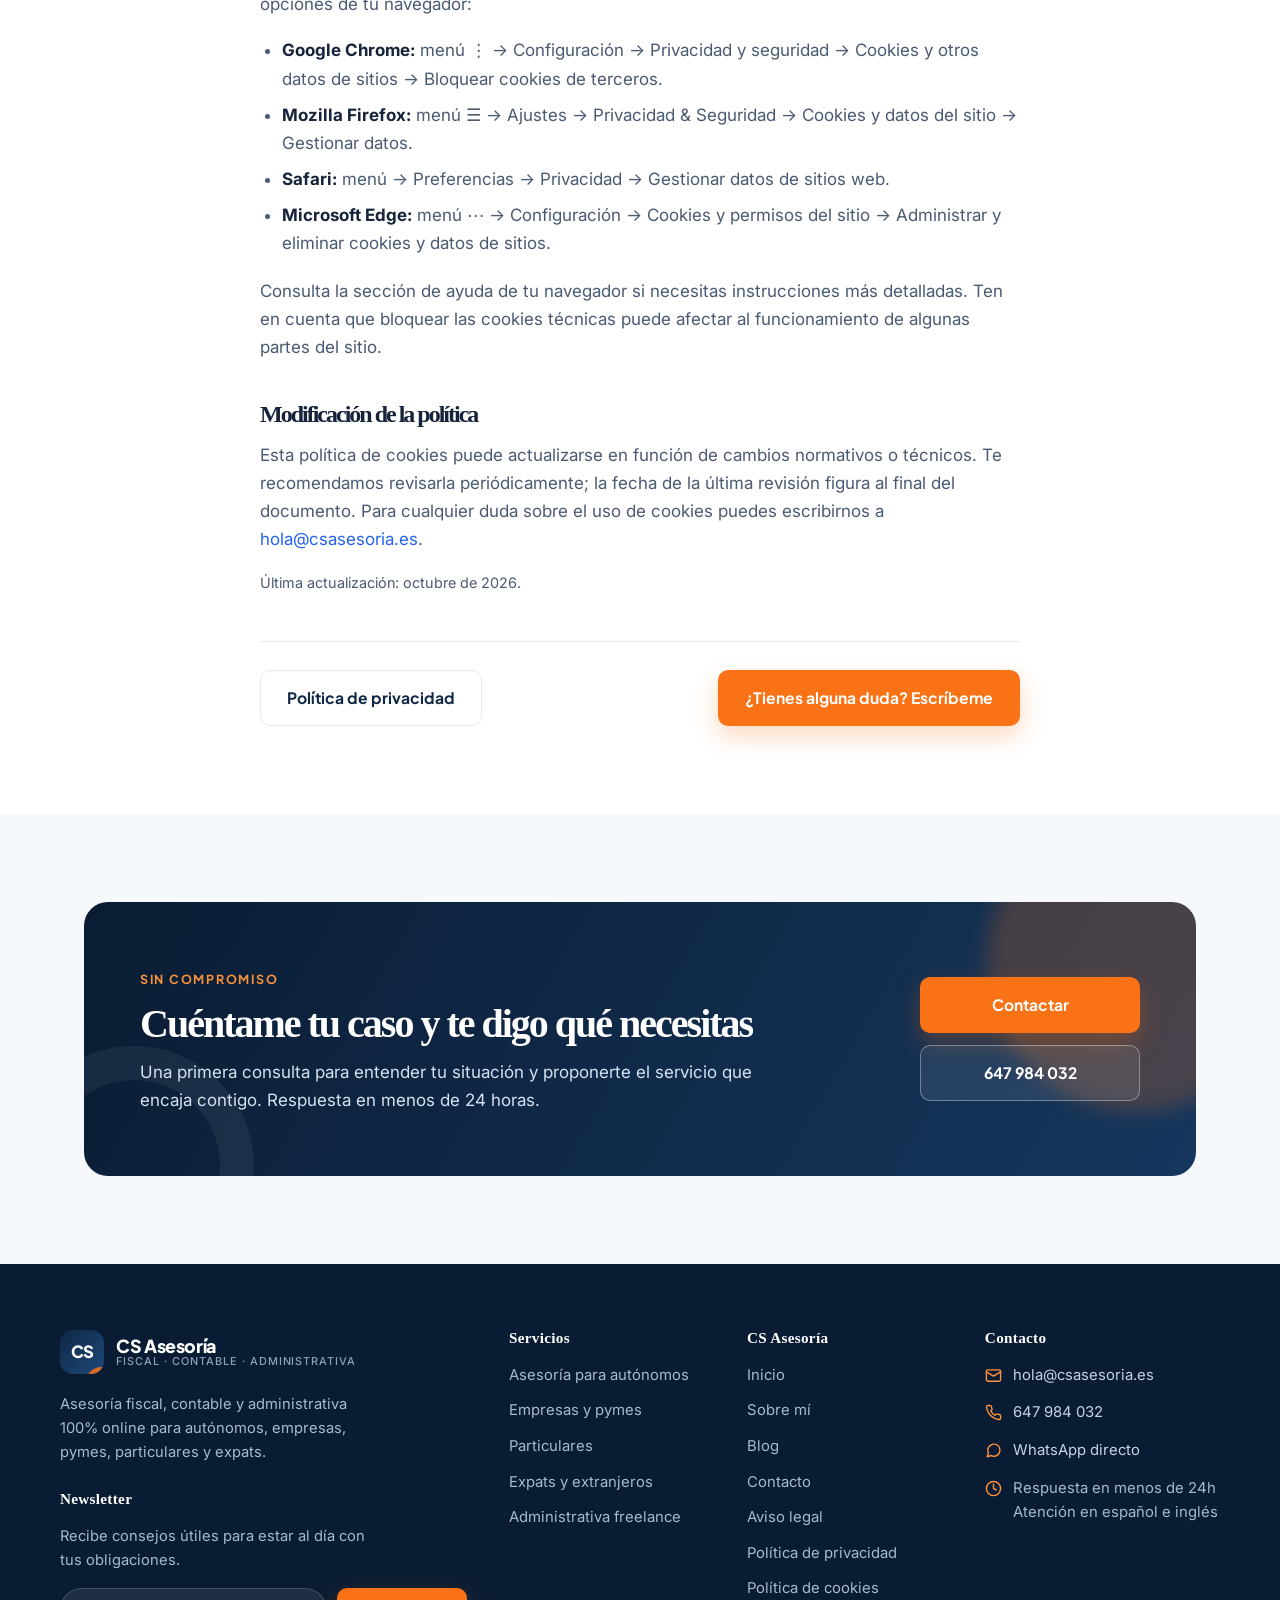
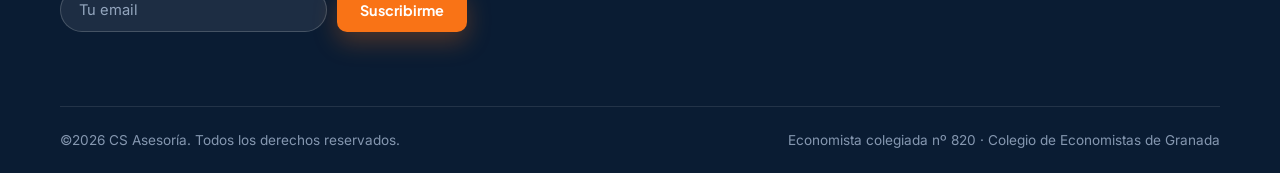
<file: politica-cookies.html>
<!DOCTYPE html>
<html lang="es">
<head>
<meta charset="UTF-8">
<meta name="viewport" content="width=device-width, initial-scale=1">
<title>Política de cookies · CS Asesoría</title>
<meta name="description" content="Política de cookies de CS Asesoría: qué son las cookies, qué cookies utiliza este sitio web y cómo desactivarlas desde Chrome, Firefox, Safari o Edge.">
<link rel="preconnect" href="https://fonts.googleapis.com">
<link rel="preconnect" href="https://fonts.gstatic.com" crossorigin>
<link href="https://fonts.googleapis.com/css2?family=Inter:wght@400;500;600&family=Playfair+Display:ital,wght@1,500;1,600;1,700&family=Plus+Jakarta+Sans:wght@600;700;800&display=swap" rel="stylesheet">
<link rel="stylesheet" href="assets/css/styles.css">
<link rel="icon" href="data:image/svg+xml,<svg xmlns='http://www.w3.org/2000/svg' viewBox='0 0 100 100'><rect width='100' height='100' rx='24' fill='%230f2745'/><text x='50' y='66' font-size='44' font-family='sans-serif' font-weight='800' fill='white' text-anchor='middle'>CS</text></svg>">
</head>
<body>

<!-- ===================== CABECERA ===================== -->
<header class="site-header">
  <div class="container header-inner">
    <a class="logo" href="index.html">
      <span class="logo-mark">CS</span>
      <span class="logo-text">CS Asesoría<small>Fiscal · Contable · Administrativa</small></span>
    </a>

    <nav class="nav" id="main-nav" aria-label="Navegación principal">
      <a class="nav-link" href="index.html">Inicio</a>
      <a class="nav-link" href="servicios.html">Servicios</a>
      <a class="nav-link" href="administrativa.html">Administrativa freelance</a>
      <a class="nav-link" href="sobre-mi.html">Sobre mí</a>
      <a class="nav-link" href="blog.html">Blog</a>
      <a class="nav-link" href="contacto.html">Contacto</a>
    </nav>

    <div class="header-actions">
      <a class="header-phone" href="tel:+34647984032">
        <svg xmlns="http://www.w3.org/2000/svg" viewBox="0 0 24 24" fill="none" stroke="currentColor" stroke-width="2" stroke-linecap="round" stroke-linejoin="round"><path d="M22 16.92v3a2 2 0 0 1-2.18 2 19.79 19.79 0 0 1-8.63-3.07 19.5 19.5 0 0 1-6-6A19.79 19.79 0 0 1 2.12 4.18 2 2 0 0 1 4.11 2h3a2 2 0 0 1 2 1.72c.13.96.36 1.9.7 2.81a2 2 0 0 1-.45 2.11L8.09 9.91a16 16 0 0 0 6 6l1.27-1.27a2 2 0 0 1 2.11-.45c.91.34 1.85.57 2.81.7A2 2 0 0 1 22 16.92z"/></svg>
        647 984 032
      </a>
      <a class="btn btn-primary btn-sm" href="contacto.html">¿Hablamos?</a>
      <button class="nav-toggle" type="button" aria-label="Abrir menú" aria-expanded="false" aria-controls="main-nav">
        <svg class="icon-menu" xmlns="http://www.w3.org/2000/svg" viewBox="0 0 24 24" fill="none" stroke="currentColor" stroke-width="2" stroke-linecap="round" stroke-linejoin="round"><line x1="3" y1="6" x2="21" y2="6"/><line x1="3" y1="12" x2="21" y2="12"/><line x1="3" y1="18" x2="21" y2="18"/></svg>
        <svg class="icon-close" xmlns="http://www.w3.org/2000/svg" viewBox="0 0 24 24" fill="none" stroke="currentColor" stroke-width="2" stroke-linecap="round" stroke-linejoin="round"><line x1="18" y1="6" x2="6" y2="18"/><line x1="6" y1="6" x2="18" y2="18"/></svg>
      </button>
    </div>
  </div>
</header>

<main>

<!-- ===================== CABECERA DE PÁGINA ===================== -->
<section class="page-hero">
  <div class="container">
    <ul class="breadcrumb">
      <li><a href="index.html">Inicio</a></li>
      <li>/</li>
      <li>Política de cookies</li>
    </ul>
    <span class="eyebrow">Legal</span>
    <h1>Política de cookies</h1>
    <p class="lead">Información sobre las cookies que se utilizan en csasesoria.es y sobre cómo puedes controlarlas desde tu navegador.</p>
  </div>
</section>

<!-- ===================== CONTENIDO ===================== -->
<section class="section">
  <div class="container">
    <div class="article">

      <div class="callout">
        <strong>AVISO</strong>
        Texto pendiente de revisión por asesoramiento jurídico antes de su publicación.
      </div>

      <h2>Qué son las cookies</h2>
      <p>Una cookie es un pequeño archivo de texto que los sitios web almacenan en tu navegador cuando los visitas. Permiten, entre otras cosas, recordar tus preferencias, mantener la sesión iniciada o conocer cómo se utiliza la web.</p>
      <p>Las cookies pueden ser propias (las instala este sitio) o de terceros (las instala otro dominio), y técnicas o necesarias (imprescindibles para que la web funcione), de análisis (permiten medir el uso del sitio) o publicitarias (permiten mostrar publicidad personalizada).</p>
      <p>En virtud del artículo 22.2 de la LSSI-CE, solo se instalan cookies tras tu consentimiento, salvo las estrictamente necesarias para la prestación del servicio solicitado.</p>

      <h2>Cookies que utiliza este sitio</h2>
      <p>csasesoria.es utiliza <strong>cookies técnicas o necesarias</strong> para su funcionamiento: permiten la navegación por las páginas, el uso del menú responsive y las funciones básicas del sitio.</p>
      <p>En este sitio <strong>no se utilizan cookies de análisis ni cookies publicitarias de terceros</strong>. Tampoco se emplean perfiles de usuario con fines comerciales.</p>
      <p>Únicamente se producen peticiones externas a <strong>Google Fonts</strong> (fonts.googleapis.com y fonts.gstatic.com) para cargar las tipografías del sitio —Plus Jakarta Sans e Inter—, que pueden generar sus propias cookies técnicas bajo la responsabilidad de Google. Puedes consultar la política de cookies de Google en su sitio de ayuda.</p>
      <ul>
        <li><strong>Cookies técnicas o necesarias:</strong> sí, imprescindibles para la navegación.</li>
        <li><strong>Cookies de análisis (analítica, estadísticas):</strong> no se utilizan.</li>
        <li><strong>Cookies publicitarias o de terceros:</strong> no se utilizan, salvo las derivadas de cargar las tipografías de Google Fonts.</li>
      </ul>

      <h2>Cómo desactivarlas desde el navegador</h2>
      <p>Puedes permitir, bloquear o eliminar las cookies instaladas en tu equipo configurando las opciones de tu navegador:</p>
      <ul>
        <li><strong>Google Chrome:</strong> menú ⋮ → Configuración → Privacidad y seguridad → Cookies y otros datos de sitios → Bloquear cookies de terceros.</li>
        <li><strong>Mozilla Firefox:</strong> menú ☰ → Ajustes → Privacidad &amp; Seguridad → Cookies y datos del sitio → Gestionar datos.</li>
        <li><strong>Safari:</strong> menú → Preferencias → Privacidad → Gestionar datos de sitios web.</li>
        <li><strong>Microsoft Edge:</strong> menú ⋯ → Configuración → Cookies y permisos del sitio → Administrar y eliminar cookies y datos de sitios.</li>
      </ul>
      <p>Consulta la sección de ayuda de tu navegador si necesitas instrucciones más detalladas. Ten en cuenta que bloquear las cookies técnicas puede afectar al funcionamiento de algunas partes del sitio.</p>

      <h2>Modificación de la política</h2>
      <p>Esta política de cookies puede actualizarse en función de cambios normativos o técnicos. Te recomendamos revisarla periódicamente; la fecha de la última revisión figura al final del documento. Para cualquier duda sobre el uso de cookies puedes escribirnos a <a href="mailto:hola@csasesoria.es">hola@csasesoria.es</a>.</p>
      <p class="small">Última actualización: octubre de 2026.</p>

      <div class="article-footer">
        <a class="btn btn-outline" href="politica-privacidad.html">Política de privacidad</a>
        <a class="btn btn-primary" href="contacto.html">¿Tienes alguna duda? Escríbeme</a>
      </div>
    </div>
  </div>
</section>

<!-- ===================== CTA ===================== -->
<section class="section section-alt">
  <div class="container">
    <div class="cta-band reveal">
      <div>
        <span class="eyebrow eyebrow-light">Sin compromiso</span>
        <h2>Cuéntame tu caso y te digo qué necesitas</h2>
        <p>Una primera consulta para entender tu situación y proponerte el servicio que encaja contigo. Respuesta en menos de 24 horas.</p>
      </div>
      <div class="cta-actions">
        <a class="btn btn-primary" href="contacto.html">Contactar</a>
        <a class="btn btn-ghost-light" href="tel:+34647984032">647 984 032</a>
      </div>
    </div>
  </div>
</section>

</main>

<!-- ===================== FOOTER ===================== -->
<footer class="site-footer">
  <div class="container footer-main">
    <div class="footer-brand">
      <a class="logo" href="index.html">
        <span class="logo-mark">CS</span>
        <span class="logo-text">CS Asesoría<small>Fiscal · Contable · Administrativa</small></span>
      </a>
      <p>Asesoría fiscal, contable y administrativa 100% online para autónomos, empresas, pymes, particulares y expats.</p>

      <h4 style="margin-top:26px;">Newsletter</h4>
      <p class="small" style="margin-bottom:0;">Recibe consejos útiles para estar al día con tus obligaciones.</p>
      <form class="newsletter" id="newsletter-form" novalidate>
        <label for="nl-email" class="visually-hidden" style="position:absolute;left:-9999px;">Tu email</label>
        <input id="nl-email" type="email" name="email" placeholder="Tu email" required>
        <button class="btn btn-primary btn-sm" type="submit">Suscribirme</button>
      </form>
      <p class="newsletter-status" id="newsletter-status" role="status"></p>
    </div>

    <div>
      <h4>Servicios</h4>
      <ul class="footer-links">
        <li><a href="servicios.html#autonomos">Asesoría para autónomos</a></li>
        <li><a href="servicios.html#empresas">Empresas y pymes</a></li>
        <li><a href="servicios.html#particulares">Particulares</a></li>
        <li><a href="servicios.html#expats">Expats y extranjeros</a></li>
        <li><a href="administrativa.html">Administrativa freelance</a></li>
      </ul>
    </div>

    <div>
      <h4>CS Asesoría</h4>
      <ul class="footer-links">
        <li><a href="index.html">Inicio</a></li>
        <li><a href="sobre-mi.html">Sobre mí</a></li>
        <li><a href="blog.html">Blog</a></li>
        <li><a href="contacto.html">Contacto</a></li>
        <li><a href="aviso-legal.html">Aviso legal</a></li>
        <li><a href="politica-privacidad.html">Política de privacidad</a></li>
        <li><a href="politica-cookies.html">Política de cookies</a></li>
      </ul>
    </div>

    <div>
      <h4>Contacto</h4>
      <ul class="footer-contact">
        <li>
          <svg xmlns="http://www.w3.org/2000/svg" viewBox="0 0 24 24" fill="none" stroke="currentColor" stroke-width="2" stroke-linecap="round" stroke-linejoin="round"><rect x="2" y="4" width="20" height="16" rx="2"/><path d="m22 7-10 6L2 7"/></svg>
          <span><a href="mailto:hola@csasesoria.es">hola@csasesoria.es</a></span>
        </li>
        <li>
          <svg xmlns="http://www.w3.org/2000/svg" viewBox="0 0 24 24" fill="none" stroke="currentColor" stroke-width="2" stroke-linecap="round" stroke-linejoin="round"><path d="M22 16.92v3a2 2 0 0 1-2.18 2 19.79 19.79 0 0 1-8.63-3.07 19.5 19.5 0 0 1-6-6A19.79 19.79 0 0 1 2.12 4.18 2 2 0 0 1 4.11 2h3a2 2 0 0 1 2 1.72c.13.96.36 1.9.7 2.81a2 2 0 0 1-.45 2.11L8.09 9.91a16 16 0 0 0 6 6l1.27-1.27a2 2 0 0 1 2.11-.45c.91.34 1.85.57 2.81.7A2 2 0 0 1 22 16.92z"/></svg>
          <span><a href="tel:+34647984032">647 984 032</a></span>
        </li>
        <li>
          <svg xmlns="http://www.w3.org/2000/svg" viewBox="0 0 24 24" fill="none" stroke="currentColor" stroke-width="2" stroke-linecap="round" stroke-linejoin="round"><path d="M21 11.5a8.38 8.38 0 0 1-.9 3.8 8.5 8.5 0 0 1-7.6 4.7 8.38 8.38 0 0 1-3.8-.9L3 21l1.9-5.7a8.38 8.38 0 0 1-.9-3.8 8.5 8.5 0 0 1 4.7-7.6 8.38 8.38 0 0 1 3.8-.9h.5a8.48 8.48 0 0 1 8 8v.5z"/></svg>
          <span><a href="https://wa.me/34647984032" target="_blank" rel="noopener">WhatsApp directo</a></span>
        </li>
        <li>
          <svg xmlns="http://www.w3.org/2000/svg" viewBox="0 0 24 24" fill="none" stroke="currentColor" stroke-width="2" stroke-linecap="round" stroke-linejoin="round"><circle cx="12" cy="12" r="10"/><polyline points="12 6 12 12 16 14"/></svg>
          <span>Respuesta en menos de 24h<br>Atención en español e inglés</span>
        </li>
      </ul>
    </div>
  </div>

  <div class="container footer-bottom">
    <span>©<span data-year>2026</span> CS Asesoría. Todos los derechos reservados.</span>
    <span>Economista colegiada nº 820 · Colegio de Economistas de Granada</span>
  </div>
</footer>

<button class="back-to-top" type="button" aria-label="Volver arriba">
  <svg xmlns="http://www.w3.org/2000/svg" viewBox="0 0 24 24" fill="none" stroke="currentColor" stroke-width="2.2" stroke-linecap="round" stroke-linejoin="round"><polyline points="18 15 12 9 6 15"/></svg>
</button>

<script src="assets/js/main.js"></script>
</body>
</html>
</file>
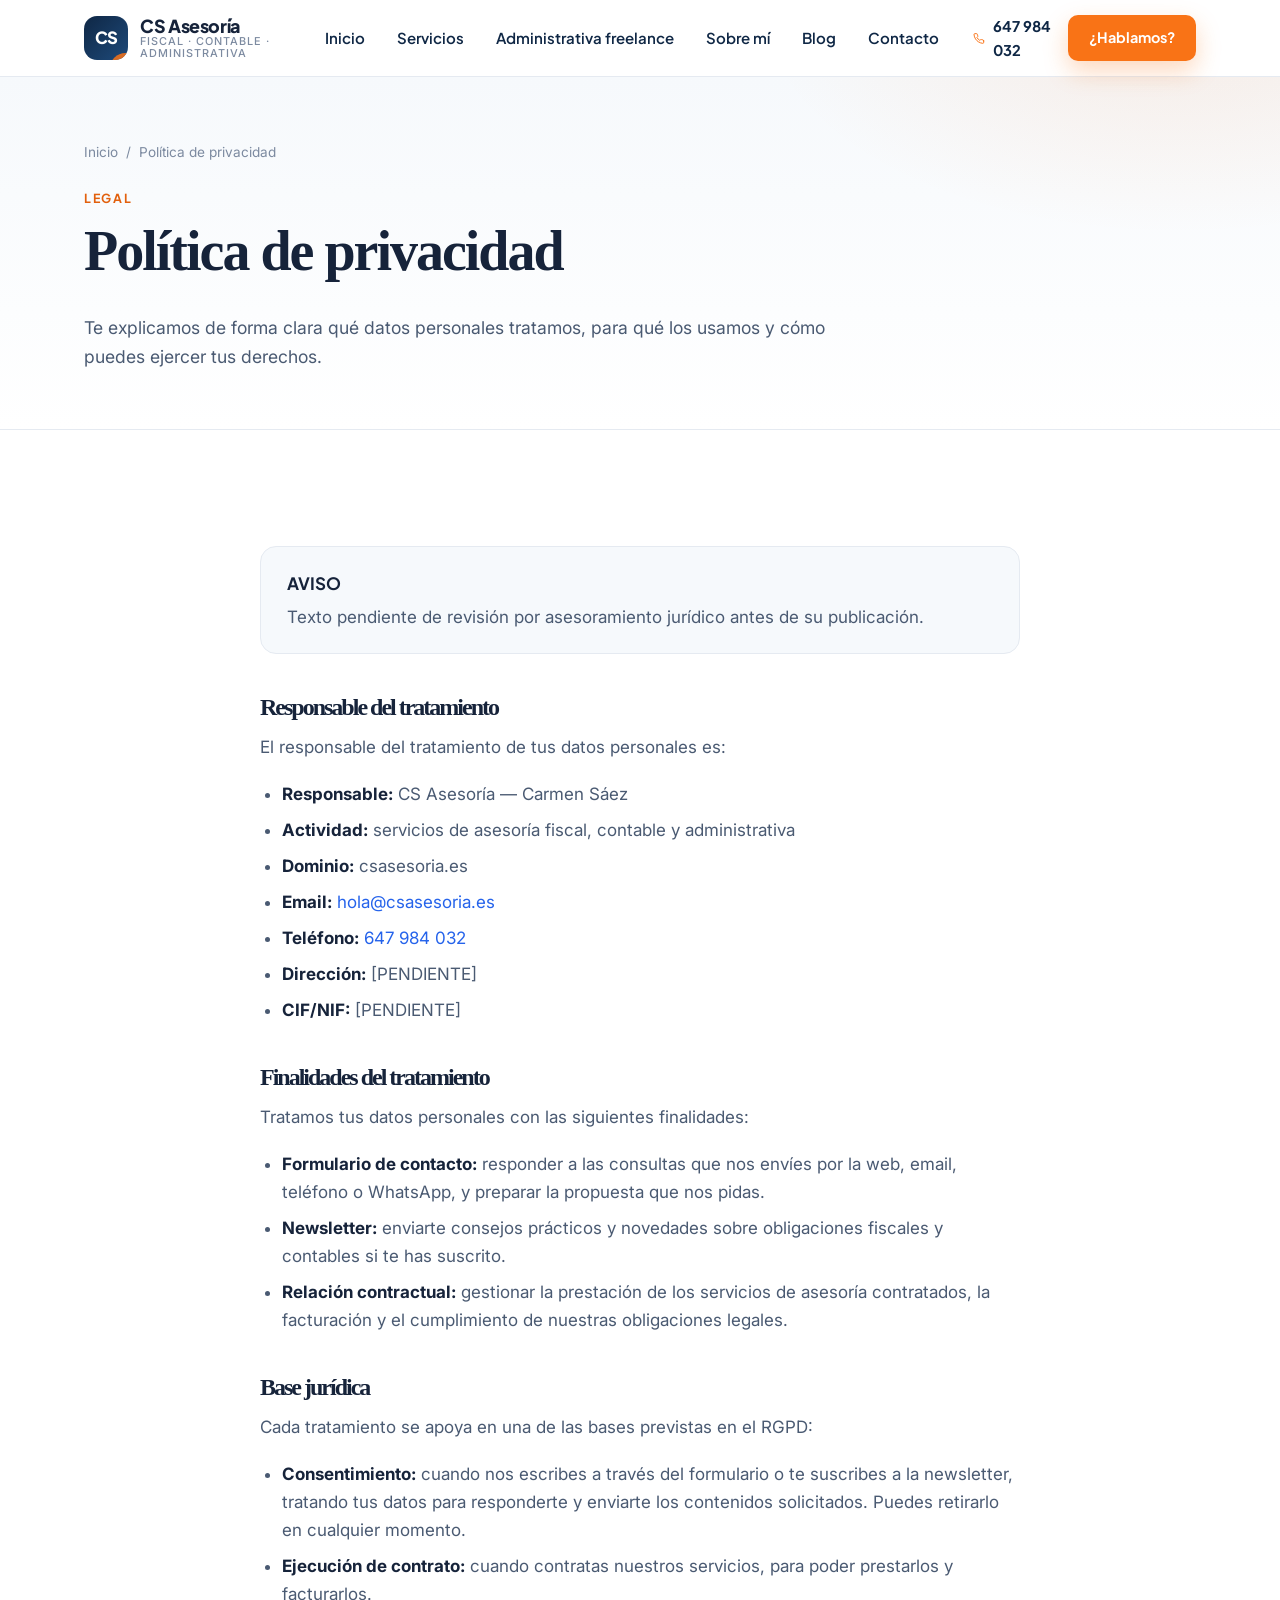
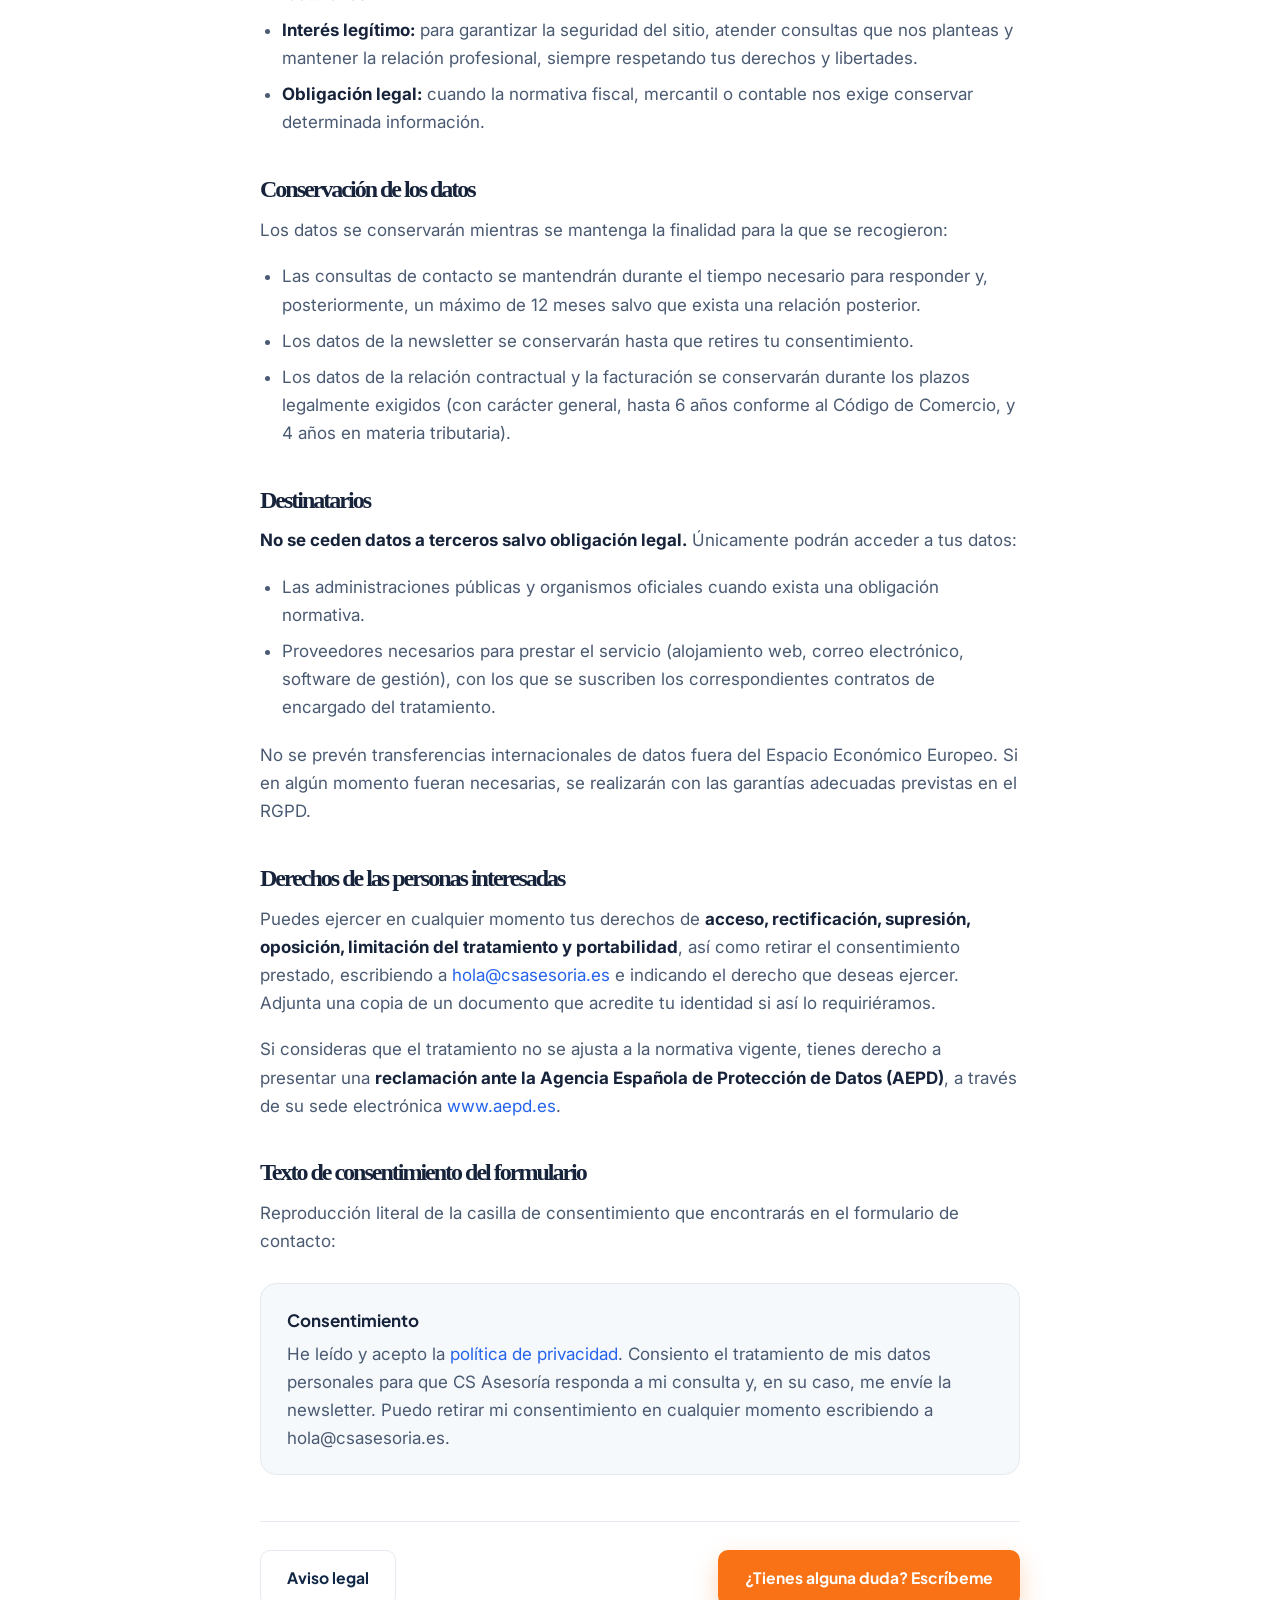
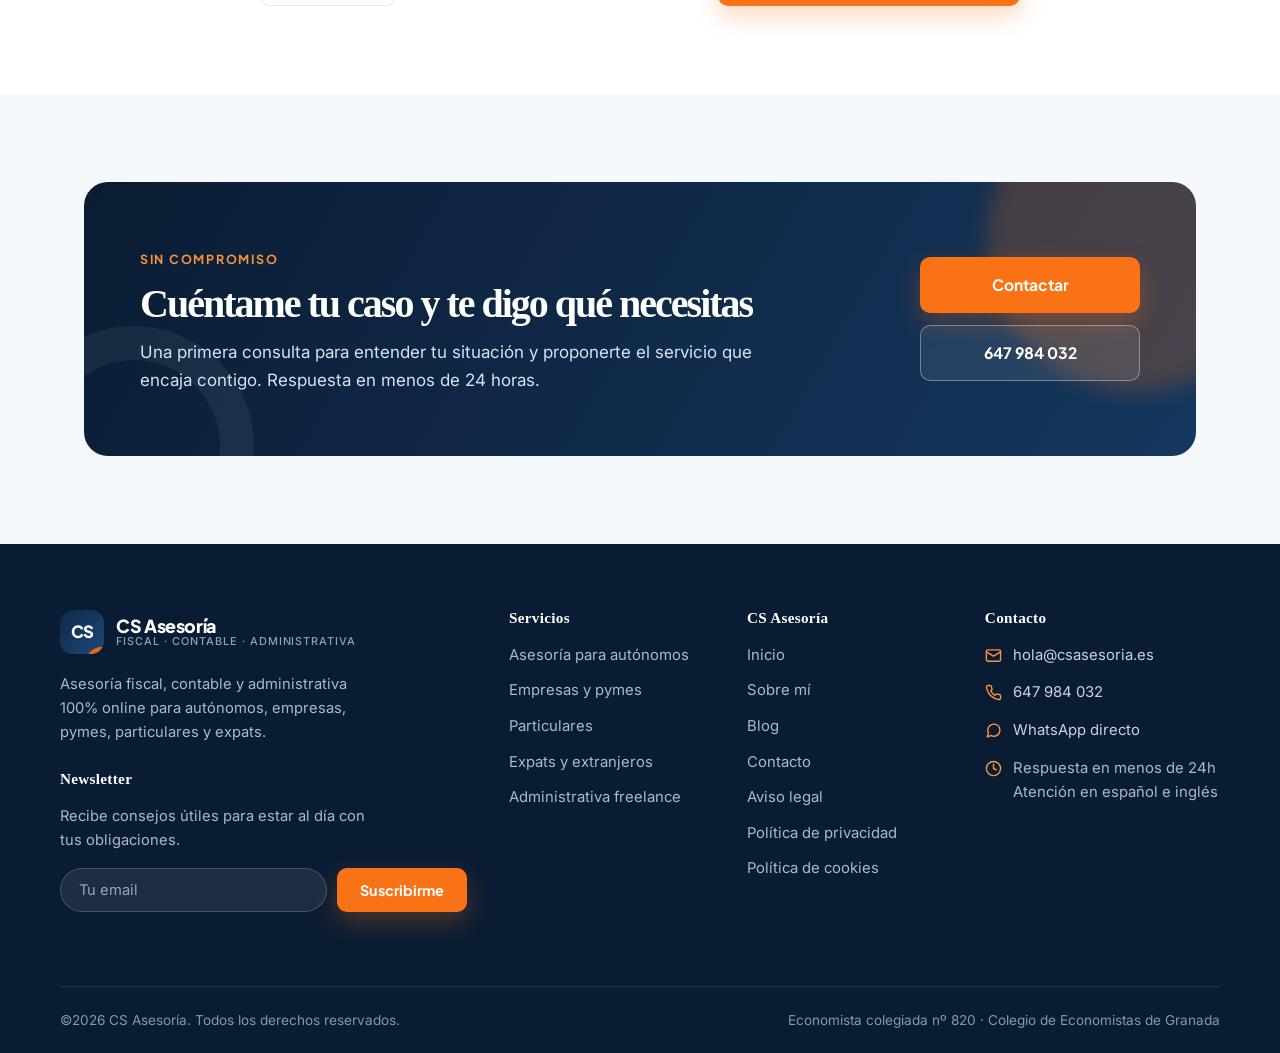
<file: politica-privacidad.html>
<!DOCTYPE html>
<html lang="es">
<head>
<meta charset="UTF-8">
<meta name="viewport" content="width=device-width, initial-scale=1">
<title>Política de privacidad · CS Asesoría</title>
<meta name="description" content="Política de privacidad de CS Asesoría: responsable del tratamiento, finalidades, bases jurídicas, conservación, destinatarios y derechos ARCOPL en materia de protección de datos.">
<link rel="preconnect" href="https://fonts.googleapis.com">
<link rel="preconnect" href="https://fonts.gstatic.com" crossorigin>
<link href="https://fonts.googleapis.com/css2?family=Inter:wght@400;500;600&family=Playfair+Display:ital,wght@1,500;1,600;1,700&family=Plus+Jakarta+Sans:wght@600;700;800&display=swap" rel="stylesheet">
<link rel="stylesheet" href="assets/css/styles.css">
<link rel="icon" href="data:image/svg+xml,<svg xmlns='http://www.w3.org/2000/svg' viewBox='0 0 100 100'><rect width='100' height='100' rx='24' fill='%230f2745'/><text x='50' y='66' font-size='44' font-family='sans-serif' font-weight='800' fill='white' text-anchor='middle'>CS</text></svg>">
</head>
<body>

<!-- ===================== CABECERA ===================== -->
<header class="site-header">
  <div class="container header-inner">
    <a class="logo" href="index.html">
      <span class="logo-mark">CS</span>
      <span class="logo-text">CS Asesoría<small>Fiscal · Contable · Administrativa</small></span>
    </a>

    <nav class="nav" id="main-nav" aria-label="Navegación principal">
      <a class="nav-link" href="index.html">Inicio</a>
      <a class="nav-link" href="servicios.html">Servicios</a>
      <a class="nav-link" href="administrativa.html">Administrativa freelance</a>
      <a class="nav-link" href="sobre-mi.html">Sobre mí</a>
      <a class="nav-link" href="blog.html">Blog</a>
      <a class="nav-link" href="contacto.html">Contacto</a>
    </nav>

    <div class="header-actions">
      <a class="header-phone" href="tel:+34647984032">
        <svg xmlns="http://www.w3.org/2000/svg" viewBox="0 0 24 24" fill="none" stroke="currentColor" stroke-width="2" stroke-linecap="round" stroke-linejoin="round"><path d="M22 16.92v3a2 2 0 0 1-2.18 2 19.79 19.79 0 0 1-8.63-3.07 19.5 19.5 0 0 1-6-6A19.79 19.79 0 0 1 2.12 4.18 2 2 0 0 1 4.11 2h3a2 2 0 0 1 2 1.72c.13.96.36 1.9.7 2.81a2 2 0 0 1-.45 2.11L8.09 9.91a16 16 0 0 0 6 6l1.27-1.27a2 2 0 0 1 2.11-.45c.91.34 1.85.57 2.81.7A2 2 0 0 1 22 16.92z"/></svg>
        647 984 032
      </a>
      <a class="btn btn-primary btn-sm" href="contacto.html">¿Hablamos?</a>
      <button class="nav-toggle" type="button" aria-label="Abrir menú" aria-expanded="false" aria-controls="main-nav">
        <svg class="icon-menu" xmlns="http://www.w3.org/2000/svg" viewBox="0 0 24 24" fill="none" stroke="currentColor" stroke-width="2" stroke-linecap="round" stroke-linejoin="round"><line x1="3" y1="6" x2="21" y2="6"/><line x1="3" y1="12" x2="21" y2="12"/><line x1="3" y1="18" x2="21" y2="18"/></svg>
        <svg class="icon-close" xmlns="http://www.w3.org/2000/svg" viewBox="0 0 24 24" fill="none" stroke="currentColor" stroke-width="2" stroke-linecap="round" stroke-linejoin="round"><line x1="18" y1="6" x2="6" y2="18"/><line x1="6" y1="6" x2="18" y2="18"/></svg>
      </button>
    </div>
  </div>
</header>

<main>

<!-- ===================== CABECERA DE PÁGINA ===================== -->
<section class="page-hero">
  <div class="container">
    <ul class="breadcrumb">
      <li><a href="index.html">Inicio</a></li>
      <li>/</li>
      <li>Política de privacidad</li>
    </ul>
    <span class="eyebrow">Legal</span>
    <h1>Política de privacidad</h1>
    <p class="lead">Te explicamos de forma clara qué datos personales tratamos, para qué los usamos y cómo puedes ejercer tus derechos.</p>
  </div>
</section>

<!-- ===================== CONTENIDO ===================== -->
<section class="section">
  <div class="container">
    <div class="article">

      <div class="callout">
        <strong>AVISO</strong>
        Texto pendiente de revisión por asesoramiento jurídico antes de su publicación.
      </div>

      <h2>Responsable del tratamiento</h2>
      <p>El responsable del tratamiento de tus datos personales es:</p>
      <ul>
        <li><strong>Responsable:</strong> CS Asesoría — Carmen Sáez</li>
        <li><strong>Actividad:</strong> servicios de asesoría fiscal, contable y administrativa</li>
        <li><strong>Dominio:</strong> csasesoria.es</li>
        <li><strong>Email:</strong> <a href="mailto:hola@csasesoria.es">hola@csasesoria.es</a></li>
        <li><strong>Teléfono:</strong> <a href="tel:+34647984032">647 984 032</a></li>
        <li><strong>Dirección:</strong> [PENDIENTE]</li>
        <li><strong>CIF/NIF:</strong> [PENDIENTE]</li>
      </ul>

      <h2>Finalidades del tratamiento</h2>
      <p>Tratamos tus datos personales con las siguientes finalidades:</p>
      <ul>
        <li><strong>Formulario de contacto:</strong> responder a las consultas que nos envíes por la web, email, teléfono o WhatsApp, y preparar la propuesta que nos pidas.</li>
        <li><strong>Newsletter:</strong> enviarte consejos prácticos y novedades sobre obligaciones fiscales y contables si te has suscrito.</li>
        <li><strong>Relación contractual:</strong> gestionar la prestación de los servicios de asesoría contratados, la facturación y el cumplimiento de nuestras obligaciones legales.</li>
      </ul>

      <h2>Base jurídica</h2>
      <p>Cada tratamiento se apoya en una de las bases previstas en el RGPD:</p>
      <ul>
        <li><strong>Consentimiento:</strong> cuando nos escribes a través del formulario o te suscribes a la newsletter, tratando tus datos para responderte y enviarte los contenidos solicitados. Puedes retirarlo en cualquier momento.</li>
        <li><strong>Ejecución de contrato:</strong> cuando contratas nuestros servicios, para poder prestarlos y facturarlos.</li>
        <li><strong>Interés legítimo:</strong> para garantizar la seguridad del sitio, atender consultas que nos planteas y mantener la relación profesional, siempre respetando tus derechos y libertades.</li>
        <li><strong>Obligación legal:</strong> cuando la normativa fiscal, mercantil o contable nos exige conservar determinada información.</li>
      </ul>

      <h2>Conservación de los datos</h2>
      <p>Los datos se conservarán mientras se mantenga la finalidad para la que se recogieron:</p>
      <ul>
        <li>Las consultas de contacto se mantendrán durante el tiempo necesario para responder y, posteriormente, un máximo de 12 meses salvo que exista una relación posterior.</li>
        <li>Los datos de la newsletter se conservarán hasta que retires tu consentimiento.</li>
        <li>Los datos de la relación contractual y la facturación se conservarán durante los plazos legalmente exigidos (con carácter general, hasta 6 años conforme al Código de Comercio, y 4 años en materia tributaria).</li>
      </ul>

      <h2>Destinatarios</h2>
      <p><strong>No se ceden datos a terceros salvo obligación legal.</strong> Únicamente podrán acceder a tus datos:</p>
      <ul>
        <li>Las administraciones públicas y organismos oficiales cuando exista una obligación normativa.</li>
        <li>Proveedores necesarios para prestar el servicio (alojamiento web, correo electrónico, software de gestión), con los que se suscriben los correspondientes contratos de encargado del tratamiento.</li>
      </ul>
      <p>No se prevén transferencias internacionales de datos fuera del Espacio Económico Europeo. Si en algún momento fueran necesarias, se realizarán con las garantías adecuadas previstas en el RGPD.</p>

      <h2>Derechos de las personas interesadas</h2>
      <p>Puedes ejercer en cualquier momento tus derechos de <strong>acceso, rectificación, supresión, oposición, limitación del tratamiento y portabilidad</strong>, así como retirar el consentimiento prestado, escribiendo a <a href="mailto:hola@csasesoria.es">hola@csasesoria.es</a> e indicando el derecho que deseas ejercer. Adjunta una copia de un documento que acredite tu identidad si así lo requiriéramos.</p>
      <p>Si consideras que el tratamiento no se ajusta a la normativa vigente, tienes derecho a presentar una <strong>reclamación ante la Agencia Española de Protección de Datos (AEPD)</strong>, a través de su sede electrónica <a href="https://www.aepd.es" target="_blank" rel="noopener">www.aepd.es</a>.</p>

      <h2>Texto de consentimiento del formulario</h2>
      <p>Reproducción literal de la casilla de consentimiento que encontrarás en el formulario de contacto:</p>
      <div class="callout">
        <strong>Consentimiento</strong>
        He leído y acepto la <a href="politica-privacidad.html">política de privacidad</a>. Consiento el tratamiento de mis datos personales para que CS Asesoría responda a mi consulta y, en su caso, me envíe la newsletter. Puedo retirar mi consentimiento en cualquier momento escribiendo a hola@csasesoria.es.
      </div>

      <div class="article-footer">
        <a class="btn btn-outline" href="aviso-legal.html">Aviso legal</a>
        <a class="btn btn-primary" href="contacto.html">¿Tienes alguna duda? Escríbeme</a>
      </div>
    </div>
  </div>
</section>

<!-- ===================== CTA ===================== -->
<section class="section section-alt">
  <div class="container">
    <div class="cta-band reveal">
      <div>
        <span class="eyebrow eyebrow-light">Sin compromiso</span>
        <h2>Cuéntame tu caso y te digo qué necesitas</h2>
        <p>Una primera consulta para entender tu situación y proponerte el servicio que encaja contigo. Respuesta en menos de 24 horas.</p>
      </div>
      <div class="cta-actions">
        <a class="btn btn-primary" href="contacto.html">Contactar</a>
        <a class="btn btn-ghost-light" href="tel:+34647984032">647 984 032</a>
      </div>
    </div>
  </div>
</section>

</main>

<!-- ===================== FOOTER ===================== -->
<footer class="site-footer">
  <div class="container footer-main">
    <div class="footer-brand">
      <a class="logo" href="index.html">
        <span class="logo-mark">CS</span>
        <span class="logo-text">CS Asesoría<small>Fiscal · Contable · Administrativa</small></span>
      </a>
      <p>Asesoría fiscal, contable y administrativa 100% online para autónomos, empresas, pymes, particulares y expats.</p>

      <h4 style="margin-top:26px;">Newsletter</h4>
      <p class="small" style="margin-bottom:0;">Recibe consejos útiles para estar al día con tus obligaciones.</p>
      <form class="newsletter" id="newsletter-form" novalidate>
        <label for="nl-email" class="visually-hidden" style="position:absolute;left:-9999px;">Tu email</label>
        <input id="nl-email" type="email" name="email" placeholder="Tu email" required>
        <button class="btn btn-primary btn-sm" type="submit">Suscribirme</button>
      </form>
      <p class="newsletter-status" id="newsletter-status" role="status"></p>
    </div>

    <div>
      <h4>Servicios</h4>
      <ul class="footer-links">
        <li><a href="servicios.html#autonomos">Asesoría para autónomos</a></li>
        <li><a href="servicios.html#empresas">Empresas y pymes</a></li>
        <li><a href="servicios.html#particulares">Particulares</a></li>
        <li><a href="servicios.html#expats">Expats y extranjeros</a></li>
        <li><a href="administrativa.html">Administrativa freelance</a></li>
      </ul>
    </div>

    <div>
      <h4>CS Asesoría</h4>
      <ul class="footer-links">
        <li><a href="index.html">Inicio</a></li>
        <li><a href="sobre-mi.html">Sobre mí</a></li>
        <li><a href="blog.html">Blog</a></li>
        <li><a href="contacto.html">Contacto</a></li>
        <li><a href="aviso-legal.html">Aviso legal</a></li>
        <li><a href="politica-privacidad.html">Política de privacidad</a></li>
        <li><a href="politica-cookies.html">Política de cookies</a></li>
      </ul>
    </div>

    <div>
      <h4>Contacto</h4>
      <ul class="footer-contact">
        <li>
          <svg xmlns="http://www.w3.org/2000/svg" viewBox="0 0 24 24" fill="none" stroke="currentColor" stroke-width="2" stroke-linecap="round" stroke-linejoin="round"><rect x="2" y="4" width="20" height="16" rx="2"/><path d="m22 7-10 6L2 7"/></svg>
          <span><a href="mailto:hola@csasesoria.es">hola@csasesoria.es</a></span>
        </li>
        <li>
          <svg xmlns="http://www.w3.org/2000/svg" viewBox="0 0 24 24" fill="none" stroke="currentColor" stroke-width="2" stroke-linecap="round" stroke-linejoin="round"><path d="M22 16.92v3a2 2 0 0 1-2.18 2 19.79 19.79 0 0 1-8.63-3.07 19.5 19.5 0 0 1-6-6A19.79 19.79 0 0 1 2.12 4.18 2 2 0 0 1 4.11 2h3a2 2 0 0 1 2 1.72c.13.96.36 1.9.7 2.81a2 2 0 0 1-.45 2.11L8.09 9.91a16 16 0 0 0 6 6l1.27-1.27a2 2 0 0 1 2.11-.45c.91.34 1.85.57 2.81.7A2 2 0 0 1 22 16.92z"/></svg>
          <span><a href="tel:+34647984032">647 984 032</a></span>
        </li>
        <li>
          <svg xmlns="http://www.w3.org/2000/svg" viewBox="0 0 24 24" fill="none" stroke="currentColor" stroke-width="2" stroke-linecap="round" stroke-linejoin="round"><path d="M21 11.5a8.38 8.38 0 0 1-.9 3.8 8.5 8.5 0 0 1-7.6 4.7 8.38 8.38 0 0 1-3.8-.9L3 21l1.9-5.7a8.38 8.38 0 0 1-.9-3.8 8.5 8.5 0 0 1 4.7-7.6 8.38 8.38 0 0 1 3.8-.9h.5a8.48 8.48 0 0 1 8 8v.5z"/></svg>
          <span><a href="https://wa.me/34647984032" target="_blank" rel="noopener">WhatsApp directo</a></span>
        </li>
        <li>
          <svg xmlns="http://www.w3.org/2000/svg" viewBox="0 0 24 24" fill="none" stroke="currentColor" stroke-width="2" stroke-linecap="round" stroke-linejoin="round"><circle cx="12" cy="12" r="10"/><polyline points="12 6 12 12 16 14"/></svg>
          <span>Respuesta en menos de 24h<br>Atención en español e inglés</span>
        </li>
      </ul>
    </div>
  </div>

  <div class="container footer-bottom">
    <span>©<span data-year>2026</span> CS Asesoría. Todos los derechos reservados.</span>
    <span>Economista colegiada nº 820 · Colegio de Economistas de Granada</span>
  </div>
</footer>

<button class="back-to-top" type="button" aria-label="Volver arriba">
  <svg xmlns="http://www.w3.org/2000/svg" viewBox="0 0 24 24" fill="none" stroke="currentColor" stroke-width="2.2" stroke-linecap="round" stroke-linejoin="round"><polyline points="18 15 12 9 6 15"/></svg>
</button>

<script src="assets/js/main.js"></script>
</body>
</html>
</file>
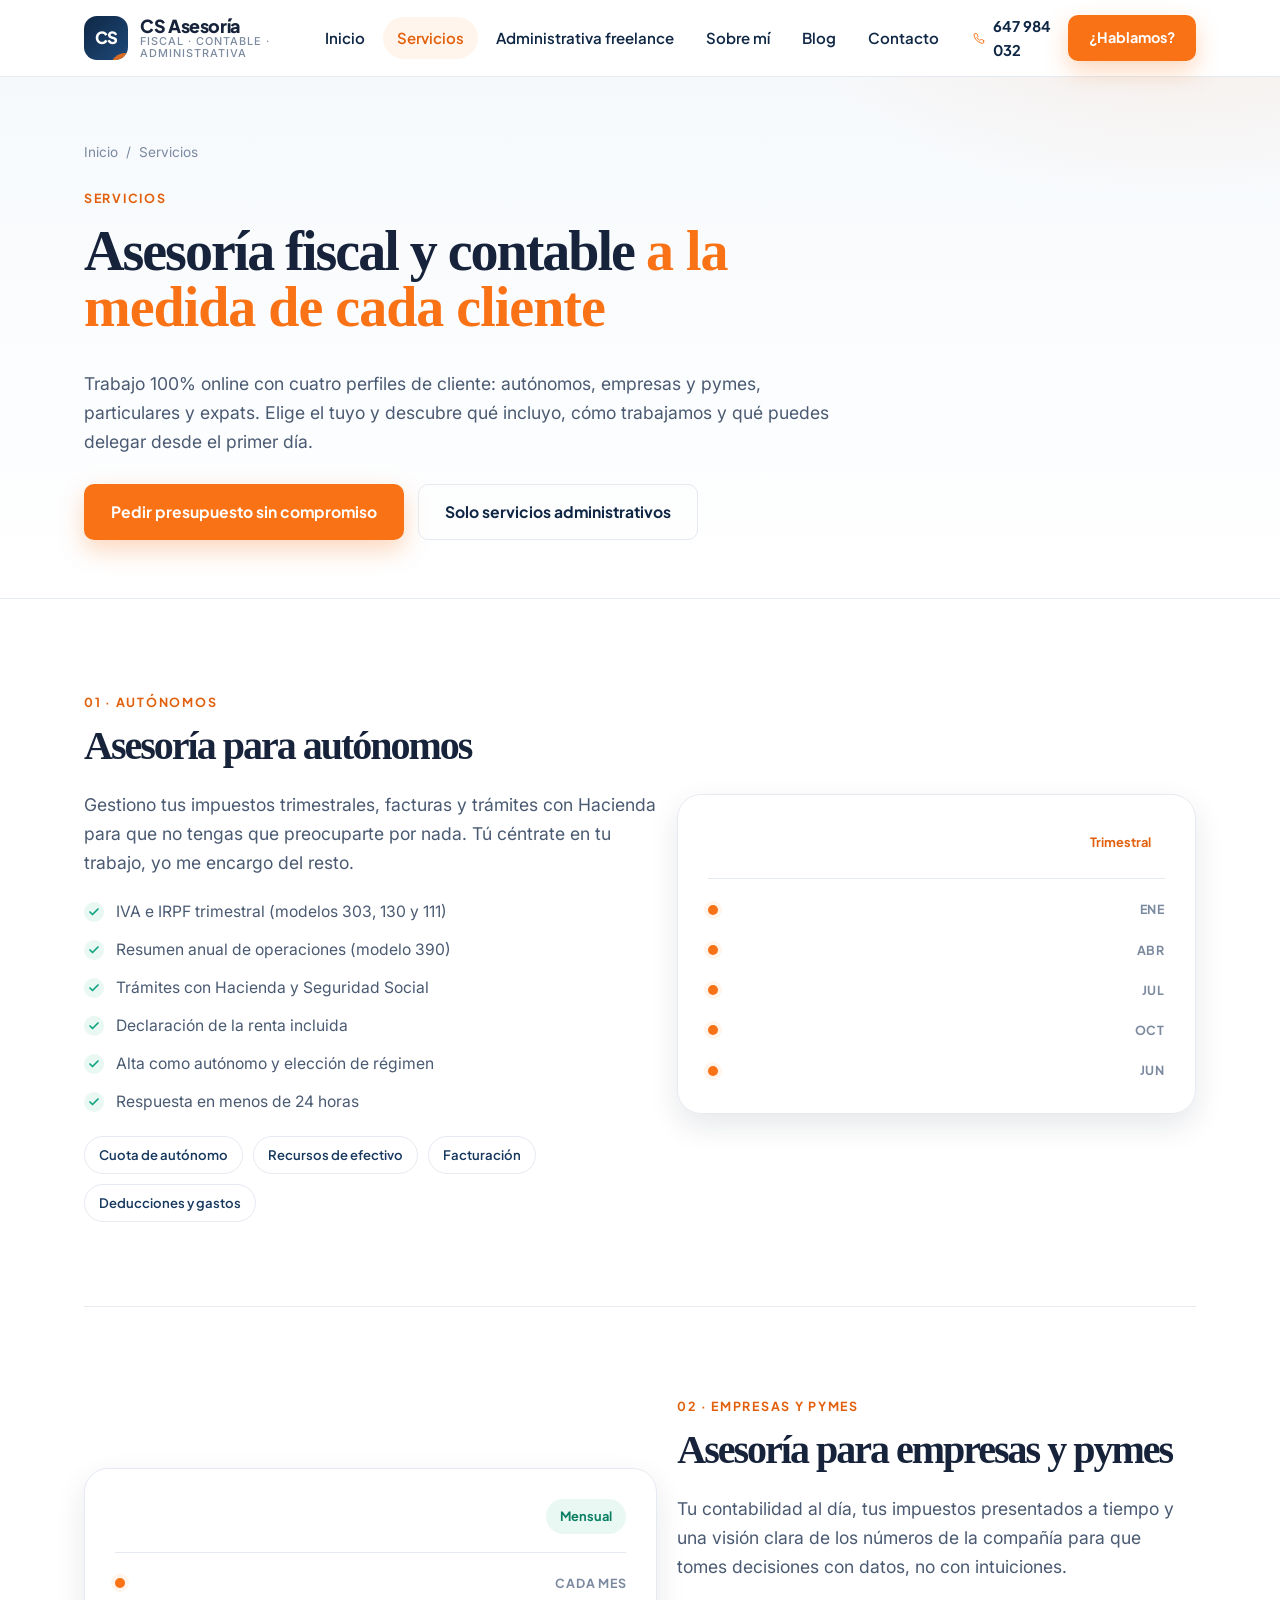
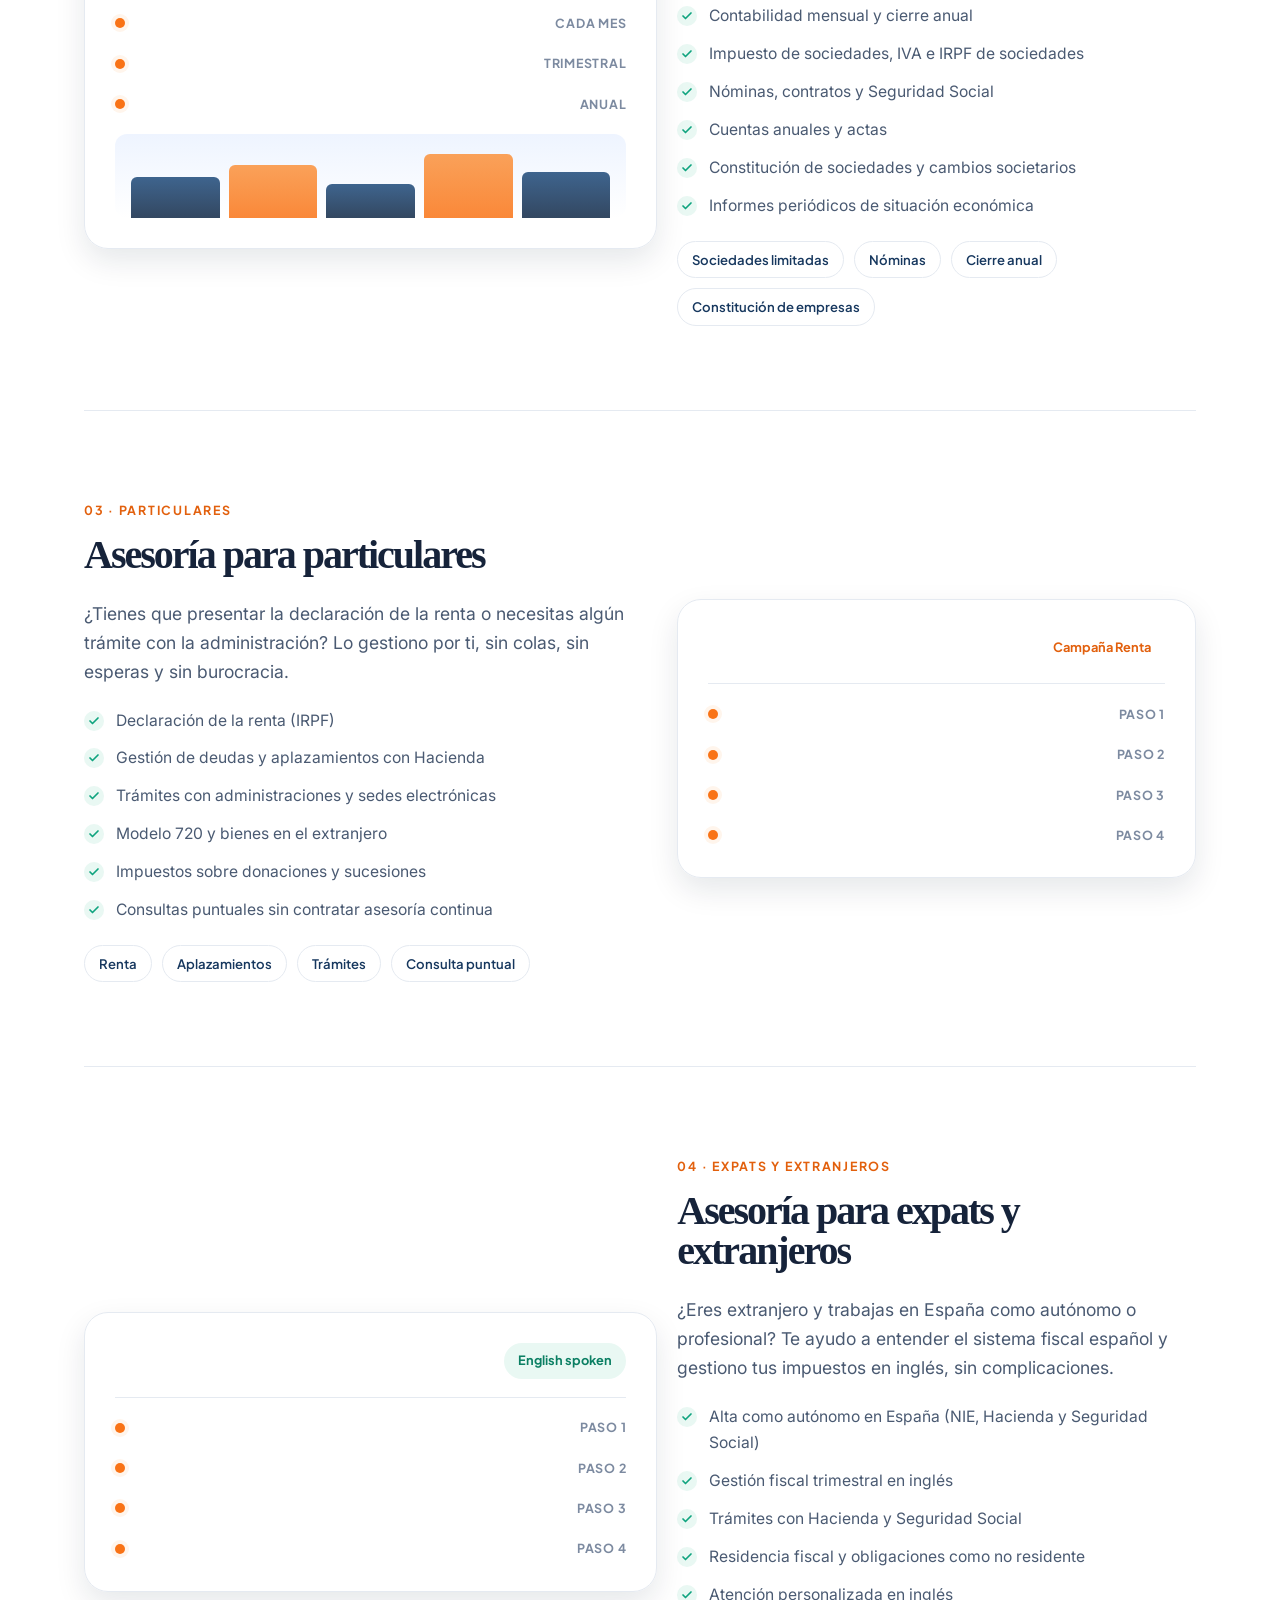
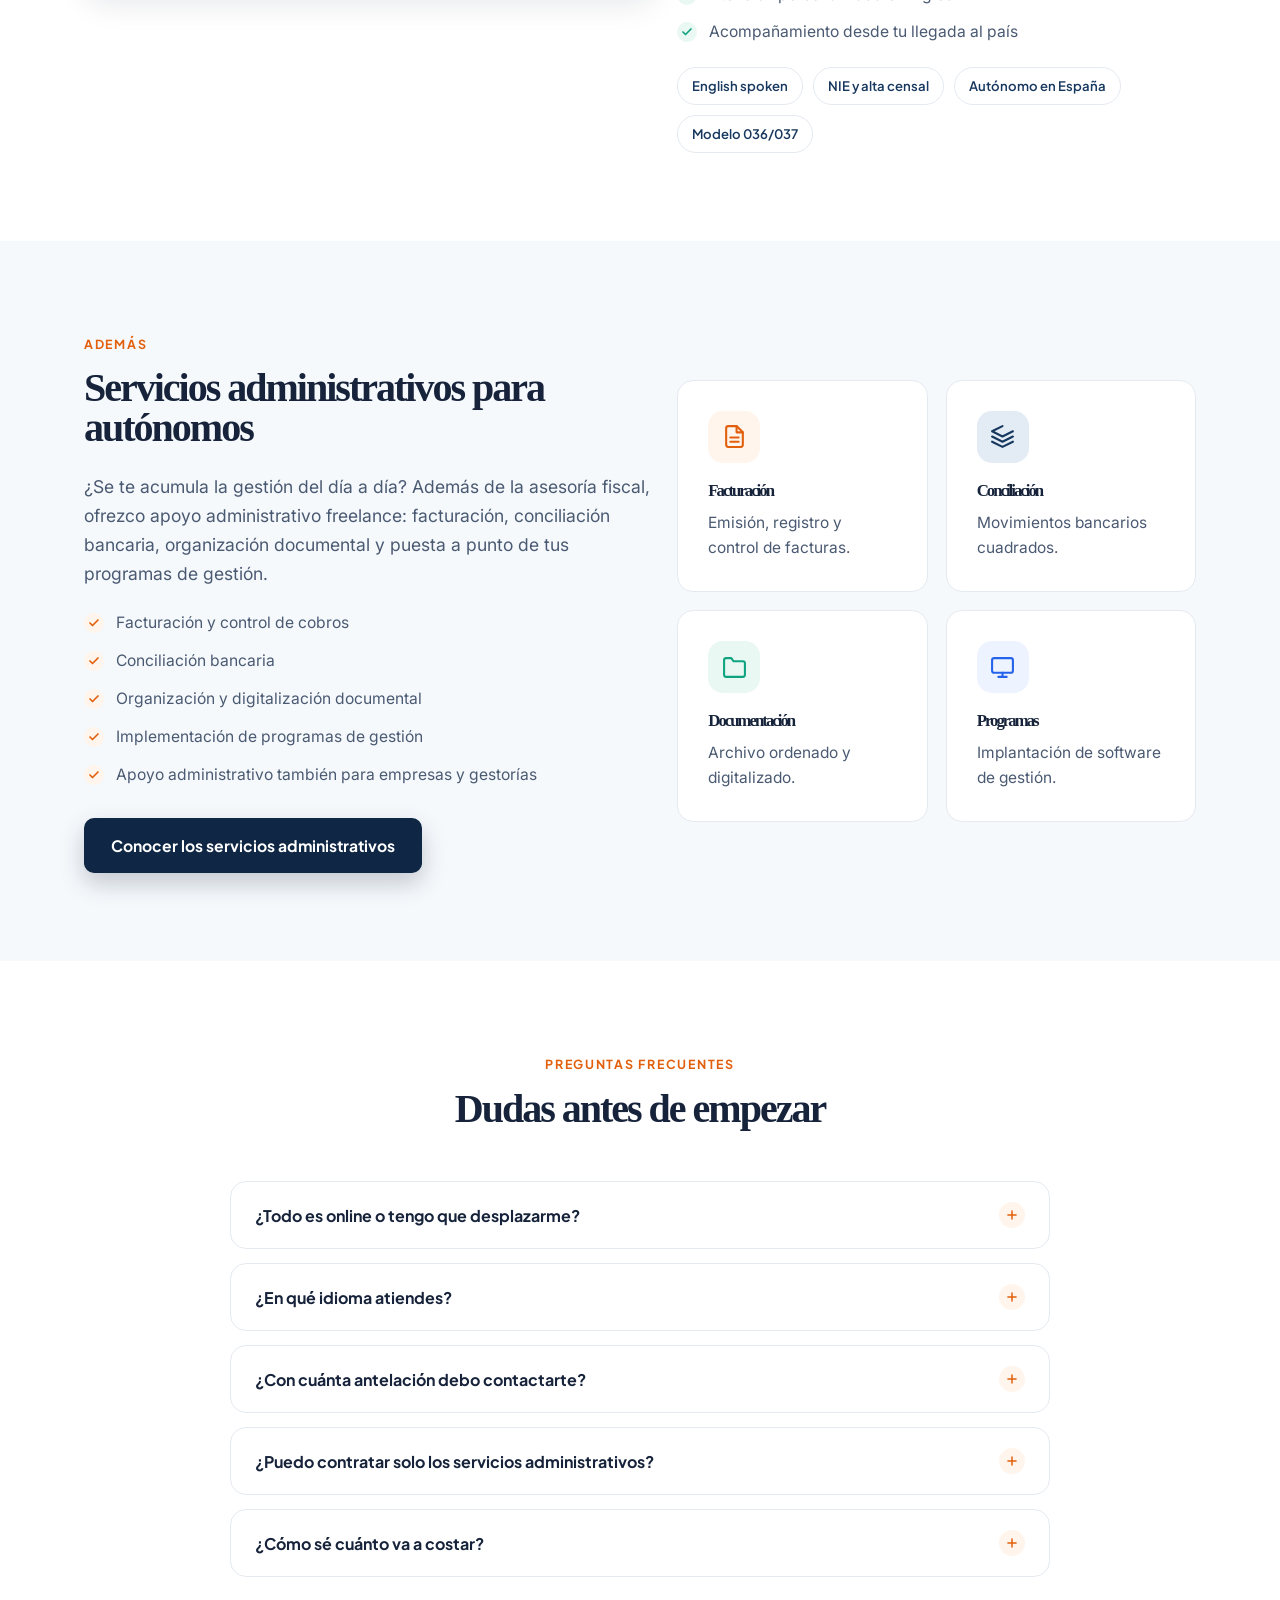
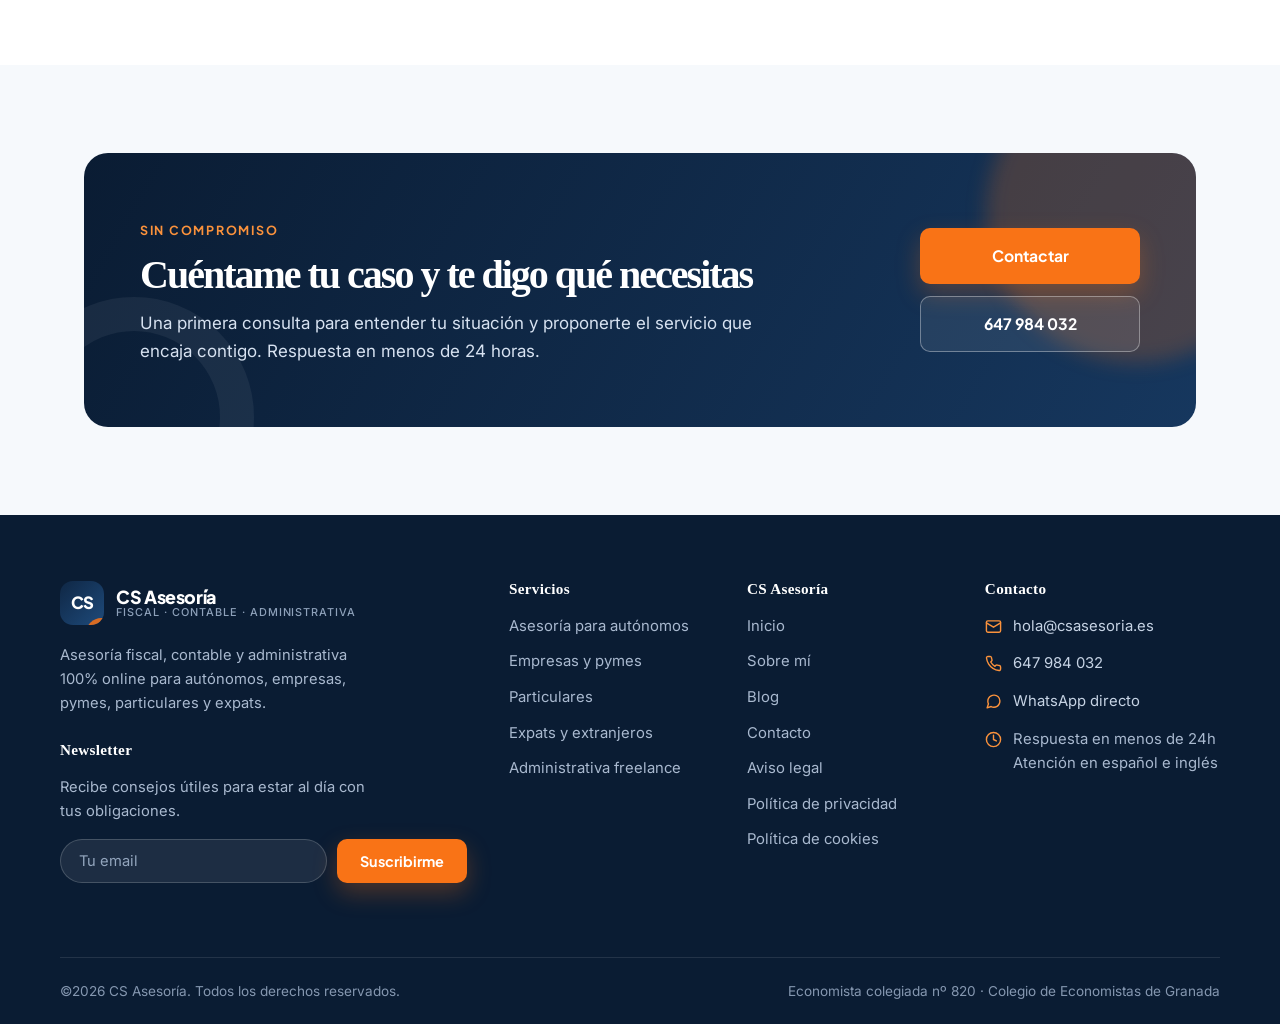
<file: servicios.html>
<!DOCTYPE html>
<html lang="es">
<head>
<meta charset="UTF-8">
<meta name="viewport" content="width=device-width, initial-scale=1">
<title>Servicios · CS Asesoría — Asesoría fiscal para autónomos, empresas, particulares y expats</title>
<meta name="description" content="Asesoría fiscal y contable para autónomos, empresas y pymes, particulares y expats/extranjeros. Servicios administrativos para autónomos. 100% online.">
<link rel="preconnect" href="https://fonts.googleapis.com">
<link rel="preconnect" href="https://fonts.gstatic.com" crossorigin>
<link href="https://fonts.googleapis.com/css2?family=Inter:wght@400;500;600&family=Playfair+Display:ital,wght@1,500;1,600;1,700&family=Plus+Jakarta+Sans:wght@600;700;800&display=swap" rel="stylesheet">
<link rel="stylesheet" href="assets/css/styles.css">
<link rel="icon" href="data:image/svg+xml,<svg xmlns='http://www.w3.org/2000/svg' viewBox='0 0 100 100'><rect width='100' height='100' rx='24' fill='%230f2745'/><text x='50' y='66' font-size='44' font-family='sans-serif' font-weight='800' fill='white' text-anchor='middle'>CS</text></svg>">
</head>
<body>

<!-- ===================== CABECERA ===================== -->
<header class="site-header">
  <div class="container header-inner">
    <a class="logo" href="index.html">
      <span class="logo-mark">CS</span>
      <span class="logo-text">CS Asesoría<small>Fiscal · Contable · Administrativa</small></span>
    </a>

    <nav class="nav" id="main-nav" aria-label="Navegación principal">
      <a class="nav-link" href="index.html">Inicio</a>
      <a class="nav-link is-active" href="servicios.html">Servicios</a>
      <a class="nav-link" href="administrativa.html">Administrativa freelance</a>
      <a class="nav-link" href="sobre-mi.html">Sobre mí</a>
      <a class="nav-link" href="blog.html">Blog</a>
      <a class="nav-link" href="contacto.html">Contacto</a>
    </nav>

    <div class="header-actions">
      <a class="header-phone" href="tel:+34647984032">
        <svg xmlns="http://www.w3.org/2000/svg" viewBox="0 0 24 24" fill="none" stroke="currentColor" stroke-width="2" stroke-linecap="round" stroke-linejoin="round"><path d="M22 16.92v3a2 2 0 0 1-2.18 2 19.79 19.79 0 0 1-8.63-3.07 19.5 19.5 0 0 1-6-6A19.79 19.79 0 0 1 2.12 4.18 2 2 0 0 1 4.11 2h3a2 2 0 0 1 2 1.72c.13.96.36 1.9.7 2.81a2 2 0 0 1-.45 2.11L8.09 9.91a16 16 0 0 0 6 6l1.27-1.27a2 2 0 0 1 2.11-.45c.91.34 1.85.57 2.81.7A2 2 0 0 1 22 16.92z"/></svg>
        647 984 032
      </a>
      <a class="btn btn-primary btn-sm" href="contacto.html">¿Hablamos?</a>
      <button class="nav-toggle" type="button" aria-label="Abrir menú" aria-expanded="false" aria-controls="main-nav">
        <svg class="icon-menu" xmlns="http://www.w3.org/2000/svg" viewBox="0 0 24 24" fill="none" stroke="currentColor" stroke-width="2" stroke-linecap="round" stroke-linejoin="round"><line x1="3" y1="6" x2="21" y2="6"/><line x1="3" y1="12" x2="21" y2="12"/><line x1="3" y1="18" x2="21" y2="18"/></svg>
        <svg class="icon-close" xmlns="http://www.w3.org/2000/svg" viewBox="0 0 24 24" fill="none" stroke="currentColor" stroke-width="2" stroke-linecap="round" stroke-linejoin="round"><line x1="18" y1="6" x2="6" y2="18"/><line x1="6" y1="6" x2="18" y2="18"/></svg>
      </button>
    </div>
  </div>
</header>

<main>

<!-- ===================== CABECERA DE PÁGINA ===================== -->
<section class="page-hero">
  <div class="container">
    <ul class="breadcrumb">
      <li><a href="index.html">Inicio</a></li>
      <li>/</li>
      <li>Servicios</li>
    </ul>
    <span class="eyebrow">Servicios</span>
    <h1>Asesoría fiscal y contable <em class="accent">a la medida de cada cliente</em></h1>
    <p class="lead">Trabajo 100% online con cuatro perfiles de cliente: autónomos, empresas y pymes, particulares y expats. Elige el tuyo y descubre qué incluyo, cómo trabajamos y qué puedes delegar desde el primer día.</p>
    <div class="page-hero-actions">
      <a class="btn btn-primary" href="contacto.html">Pedir presupuesto sin compromiso</a>
      <a class="btn btn-outline" href="#administrativos">Solo servicios administrativos</a>
    </div>
  </div>
</section>

<!-- ===================== SERVICIOS ===================== -->
<section class="section">
  <div class="container">

    <!-- AUTÓNOMOS -->
    <article class="service-block" id="autonomos">
      <div class="split">
        <div class="split-copy reveal">
          <span class="eyebrow">01 · Autónomos</span>
          <h2>Asesoría para autónomos</h2>
          <p class="lead">Gestiono tus impuestos trimestrales, facturas y trámites con Hacienda para que no tengas que preocuparte por nada. Tú céntrate en tu trabajo, yo me encargo del resto.</p>
          <ul class="check-list">
            <li>IVA e IRPF trimestral (modelos 303, 130 y 111)</li>
            <li>Resumen anual de operaciones (modelo 390)</li>
            <li>Trámites con Hacienda y Seguridad Social</li>
            <li>Declaración de la renta incluida</li>
            <li>Alta como autónomo y elección de régimen</li>
            <li>Respuesta en menos de 24 horas</li>
          </ul>
          <div class="service-meta">
            <span>Cuota de autónomo</span>
            <span>Recursos de efectivo</span>
            <span>Facturación</span>
            <span>Deducciones y gastos</span>
          </div>
        </div>
        <div class="split-media reveal">
          <div class="visual-card">
            <div class="visual-card-head">
              <strong>Calendario fiscal del autónomo</strong>
              <span class="badge">Trimestral</span>
            </div>
            <ul class="timeline">
              <li><span class="dot"></span> IVA e IRPF 4T <span class="when">Ene</span></li>
              <li><span class="dot"></span> IVA e IRPF 1T <span class="when">Abr</span></li>
              <li><span class="dot"></span> IVA e IRPF 2T <span class="when">Jul</span></li>
              <li><span class="dot"></span> IVA e IRPF 3T <span class="when">Oct</span></li>
              <li><span class="dot"></span> Declaración de la renta <span class="when">Jun</span></li>
            </ul>
          </div>
        </div>
      </div>
    </article>

    <!-- EMPRESAS Y PYMES -->
    <article class="service-block" id="empresas">
      <div class="split reverse">
        <div class="split-copy reveal">
          <span class="eyebrow">02 · Empresas y pymes</span>
          <h2>Asesoría para empresas y pymes</h2>
          <p class="lead">Tu contabilidad al día, tus impuestos presentados a tiempo y una visión clara de los números de la compañía para que tomes decisiones con datos, no con intuiciones.</p>
          <ul class="check-list">
            <li>Contabilidad mensual y cierre anual</li>
            <li>Impuesto de sociedades, IVA e IRPF de sociedades</li>
            <li>Nóminas, contratos y Seguridad Social</li>
            <li>Cuentas anuales y actas</li>
            <li>Constitución de sociedades y cambios societarios</li>
            <li>Informes periódicos de situación económica</li>
          </ul>
          <div class="service-meta">
            <span>Sociedades limitadas</span>
            <span>Nóminas</span>
            <span>Cierre anual</span>
            <span>Constitución de empresas</span>
          </div>
        </div>
        <div class="split-media reveal">
          <div class="visual-card">
            <div class="visual-card-head">
              <strong>Control de gestión</strong>
              <span class="badge badge-teal">Mensual</span>
            </div>
            <ul class="timeline">
              <li><span class="dot"></span> Contabilidad actualizada <span class="when">Cada mes</span></li>
              <li><span class="dot"></span> Nóminas y seguros sociales <span class="when">Cada mes</span></li>
              <li><span class="dot"></span> Modelos de IVA e IRPF <span class="when">Trimestral</span></li>
              <li><span class="dot"></span> Cuentas anuales <span class="when">Anual</span></li>
            </ul>
            <div class="panel-bars" aria-hidden="true">
              <span style="height:58%"></span>
              <span style="height:76%"></span>
              <span style="height:48%"></span>
              <span style="height:92%"></span>
              <span style="height:66%"></span>
            </div>
          </div>
        </div>
      </div>
    </article>

    <!-- PARTICULARES -->
    <article class="service-block" id="particulares">
      <div class="split">
        <div class="split-copy reveal">
          <span class="eyebrow">03 · Particulares</span>
          <h2>Asesoría para particulares</h2>
          <p class="lead">¿Tienes que presentar la declaración de la renta o necesitas algún trámite con la administración? Lo gestiono por ti, sin colas, sin esperas y sin burocracia.</p>
          <ul class="check-list">
            <li>Declaración de la renta (IRPF)</li>
            <li>Gestión de deudas y aplazamientos con Hacienda</li>
            <li>Trámites con administraciones y sedes electrónicas</li>
            <li>Modelo 720 y bienes en el extranjero</li>
            <li>Impuestos sobre donaciones y sucesiones</li>
            <li>Consultas puntuales sin contratar asesoría continua</li>
          </ul>
          <div class="service-meta">
            <span>Renta</span>
            <span>Aplazamientos</span>
            <span>Trámites</span>
            <span>Consulta puntual</span>
          </div>
        </div>
        <div class="split-media reveal">
          <div class="visual-card">
            <div class="visual-card-head">
              <strong>Tu declaración, paso a paso</strong>
              <span class="badge">Campaña Renta</span>
            </div>
            <ul class="timeline">
              <li><span class="dot"></span> Nos envías tus datos <span class="when">Paso 1</span></li>
              <li><span class="dot"></span> Preparo y reviso el borrador <span class="when">Paso 2</span></li>
              <li><span class="dot"></span> Te explico el resultado <span class="when">Paso 3</span></li>
              <li><span class="dot"></span> Presento y te envío el justificante <span class="when">Paso 4</span></li>
            </ul>
          </div>
        </div>
      </div>
    </article>

    <!-- EXPATS -->
    <article class="service-block" id="expats">
      <div class="split reverse">
        <div class="split-copy reveal">
          <span class="eyebrow">04 · Expats y extranjeros</span>
          <h2>Asesoría para expats y extranjeros</h2>
          <p class="lead">¿Eres extranjero y trabajas en España como autónomo o profesional? Te ayudo a entender el sistema fiscal español y gestiono tus impuestos en inglés, sin complicaciones.</p>
          <ul class="check-list">
            <li>Alta como autónomo en España (NIE, Hacienda y Seguridad Social)</li>
            <li>Gestión fiscal trimestral en inglés</li>
            <li>Trámites con Hacienda y Seguridad Social</li>
            <li>Residencia fiscal y obligaciones como no residente</li>
            <li>Atención personalizada en inglés</li>
            <li>Acompañamiento desde tu llegada al país</li>
          </ul>
          <div class="service-meta">
            <span>English spoken</span>
            <span>NIE y alta censal</span>
            <span>Autónomo en España</span>
            <span>Modelo 036/037</span>
          </div>
        </div>
        <div class="split-media reveal">
          <div class="visual-card">
            <div class="visual-card-head">
              <strong>Arranque en España</strong>
              <span class="badge badge-teal">English spoken</span>
            </div>
            <ul class="timeline">
              <li><span class="dot"></span> NIE y certificado digital <span class="when">Paso 1</span></li>
              <li><span class="dot"></span> Alta en Hacienda (modelo 036/037) <span class="when">Paso 2</span></li>
              <li><span class="dot"></span> Alta como autónomo en la Seg. Social <span class="when">Paso 3</span></li>
              <li><span class="dot"></span> Primeros modelos trimestrales <span class="when">Paso 4</span></li>
            </ul>
          </div>
        </div>
      </div>
    </article>

  </div>
</section>

<!-- ===================== MENCIÓN SERVICIOS ADMINISTRATIVOS ===================== -->
<section class="section section-alt" id="administrativos">
  <div class="container split">
    <div class="split-copy reveal">
      <span class="eyebrow">Además</span>
      <h2>Servicios administrativos para autónomos</h2>
      <p class="lead">¿Se te acumula la gestión del día a día? Además de la asesoría fiscal, ofrezco apoyo administrativo freelance: facturación, conciliación bancaria, organización documental y puesta a punto de tus programas de gestión.</p>
      <ul class="check-list check-orange">
        <li>Facturación y control de cobros</li>
        <li>Conciliación bancaria</li>
        <li>Organización y digitalización documental</li>
        <li>Implementación de programas de gestión</li>
        <li>Apoyo administrativo también para empresas y gestorías</li>
      </ul>
      <div class="hero-actions" style="margin-top:30px; margin-bottom:0;">
        <a class="btn btn-dark" href="administrativa.html">Conocer los servicios administrativos</a>
      </div>
    </div>
    <div class="split-media reveal">
      <div class="grid" style="grid-template-columns:repeat(2,1fr); gap:18px;">
        <div class="card">
          <div class="icon-box"><svg xmlns="http://www.w3.org/2000/svg" viewBox="0 0 24 24" fill="none" stroke="currentColor" stroke-width="2" stroke-linecap="round" stroke-linejoin="round"><path d="M14 2H6a2 2 0 0 0-2 2v16a2 2 0 0 0 2 2h12a2 2 0 0 0 2-2V8z"/><polyline points="14 2 14 8 20 8"/><line x1="16" y1="13" x2="8" y2="13"/><line x1="16" y1="17" x2="8" y2="17"/></svg></div>
          <h4>Facturación</h4>
          <p>Emisión, registro y control de facturas.</p>
        </div>
        <div class="card">
          <div class="icon-box navy"><svg xmlns="http://www.w3.org/2000/svg" viewBox="0 0 24 24" fill="none" stroke="currentColor" stroke-width="2" stroke-linecap="round" stroke-linejoin="round"><polyline points="12 2 2 7 12 12 22 7 12 12"/><polyline points="2 17 12 22 22 17"/><polyline points="2 12 12 17 22 12"/></svg></div>
          <h4>Conciliación</h4>
          <p>Movimientos bancarios cuadrados.</p>
        </div>
        <div class="card">
          <div class="icon-box teal"><svg xmlns="http://www.w3.org/2000/svg" viewBox="0 0 24 24" fill="none" stroke="currentColor" stroke-width="2" stroke-linecap="round" stroke-linejoin="round"><path d="M22 19a2 2 0 0 1-2 2H4a2 2 0 0 1-2-2V5a2 2 0 0 1 2-2h5l2 3h9a2 2 0 0 1 2 2z"/></svg></div>
          <h4>Documentación</h4>
          <p>Archivo ordenado y digitalizado.</p>
        </div>
        <div class="card">
          <div class="icon-box blue"><svg xmlns="http://www.w3.org/2000/svg" viewBox="0 0 24 24" fill="none" stroke="currentColor" stroke-width="2" stroke-linecap="round" stroke-linejoin="round"><rect x="2" y="3" width="20" height="14" rx="2"/><line x1="8" y1="21" x2="16" y2="21"/><line x1="12" y1="17" x2="12" y2="21"/></svg></div>
          <h4>Programas</h4>
          <p>Implantación de software de gestión.</p>
        </div>
      </div>
    </div>
  </div>
</section>

<!-- ===================== FAQ ===================== -->
<section class="section">
  <div class="container">
    <div class="section-head text-center reveal">
      <span class="eyebrow">Preguntas frecuentes</span>
      <h2>Dudas antes de empezar</h2>
    </div>

    <div class="faq reveal">
      <div class="faq-item">
        <button class="faq-question" type="button" aria-expanded="false">
          ¿Todo es online o tengo que desplazarme?
          <span class="faq-icon"><svg xmlns="http://www.w3.org/2000/svg" viewBox="0 0 24 24" fill="none" stroke="currentColor" stroke-width="2.6" stroke-linecap="round"><line x1="12" y1="5" x2="12" y2="19"/><line x1="5" y1="12" x2="19" y2="12"/></svg></span>
        </button>
        <div class="faq-answer"><div class="faq-answer-inner">Todo es 100% online: nos comunicamos por email, videollamada o WhatsApp y la documentación se comparte de forma digital. No hay que acudir a ninguna oficina ni enviar papeles por correo.</div></div>
      </div>

      <div class="faq-item">
        <button class="faq-question" type="button" aria-expanded="false">
          ¿En qué idioma atiendes?
          <span class="faq-icon"><svg xmlns="http://www.w3.org/2000/svg" viewBox="0 0 24 24" fill="none" stroke="currentColor" stroke-width="2.6" stroke-linecap="round"><line x1="12" y1="5" x2="12" y2="19"/><line x1="5" y1="12" x2="19" y2="12"/></svg></span>
        </button>
        <div class="faq-answer"><div class="faq-answer-inner">En español e inglés. Si eres expat o extranjero, puedes recibir toda la explicación y la documentación en inglés.</div></div>
      </div>

      <div class="faq-item">
        <button class="faq-question" type="button" aria-expanded="false">
          ¿Con cuánta antelación debo contactarte?
          <span class="faq-icon"><svg xmlns="http://www.w3.org/2000/svg" viewBox="0 0 24 24" fill="none" stroke="currentColor" stroke-width="2.6" stroke-linecap="round"><line x1="12" y1="5" x2="12" y2="19"/><line x1="5" y1="12" x2="19" y2="12"/></svg></span>
        </button>
        <div class="faq-answer"><div class="faq-answer-inner">Cuanto antes mejor, pero no hay problema si llegas con un expediente atrasado o fuera de plazo: se revisa la situación, se regulariza si hace falta y se pone todo en orden.</div></div>
      </div>

      <div class="faq-item">
        <button class="faq-question" type="button" aria-expanded="false">
          ¿Puedo contratar solo los servicios administrativos?
          <span class="faq-icon"><svg xmlns="http://www.w3.org/2000/svg" viewBox="0 0 24 24" fill="none" stroke="currentColor" stroke-width="2.6" stroke-linecap="round"><line x1="12" y1="5" x2="12" y2="19"/><line x1="5" y1="12" x2="19" y2="12"/></svg></span>
        </button>
        <div class="faq-answer"><div class="faq-answer-inner">Sí. Los servicios administrativos freelance (facturación, conciliación, organización documental y programas de gestión) se contratan por separado o junto a la asesoría, y también para empresas y gestorías que necesitan apoyo puntual.</div></div>
      </div>

      <div class="faq-item">
        <button class="faq-question" type="button" aria-expanded="false">
          ¿Cómo sé cuánto va a costar?
          <span class="faq-icon"><svg xmlns="http://www.w3.org/2000/svg" viewBox="0 0 24 24" fill="none" stroke="currentColor" stroke-width="2.6" stroke-linecap="round"><line x1="12" y1="5" x2="12" y2="19"/><line x1="5" y1="12" x2="19" y2="12"/></svg></span>
        </button>
        <div class="faq-answer"><div class="faq-answer-inner">Tras una primera consulta gratuita y sin compromiso, recibes una propuesta con un precio cerrado según tu actividad y volumen. Sin sorpresas ni costes ocultos.</div></div>
      </div>
    </div>
  </div>
</section>

<!-- ===================== CTA ===================== -->
<section class="section section-alt">
  <div class="container">
    <div class="cta-band reveal">
      <div>
        <span class="eyebrow eyebrow-light">Sin compromiso</span>
        <h2>Cuéntame tu caso y te digo qué necesitas</h2>
        <p>Una primera consulta para entender tu situación y proponerte el servicio que encaja contigo. Respuesta en menos de 24 horas.</p>
      </div>
      <div class="cta-actions">
        <a class="btn btn-primary" href="contacto.html">Contactar</a>
        <a class="btn btn-ghost-light" href="tel:+34647984032">647 984 032</a>
      </div>
    </div>
  </div>
</section>

</main>

<!-- ===================== FOOTER ===================== -->
<footer class="site-footer">
  <div class="container footer-main">
    <div class="footer-brand">
      <a class="logo" href="index.html">
        <span class="logo-mark">CS</span>
        <span class="logo-text">CS Asesoría<small>Fiscal · Contable · Administrativa</small></span>
      </a>
      <p>Asesoría fiscal, contable y administrativa 100% online para autónomos, empresas, pymes, particulares y expats.</p>

      <h4 style="margin-top:26px;">Newsletter</h4>
      <p class="small" style="margin-bottom:0;">Recibe consejos útiles para estar al día con tus obligaciones.</p>
      <form class="newsletter" id="newsletter-form" novalidate>
        <label for="nl-email" style="position:absolute;left:-9999px;">Tu email</label>
        <input id="nl-email" type="email" name="email" placeholder="Tu email" required>
        <button class="btn btn-primary btn-sm" type="submit">Suscribirme</button>
      </form>
      <p class="newsletter-status" id="newsletter-status" role="status"></p>
    </div>

    <div>
      <h4>Servicios</h4>
      <ul class="footer-links">
        <li><a href="servicios.html#autonomos">Asesoría para autónomos</a></li>
        <li><a href="servicios.html#empresas">Empresas y pymes</a></li>
        <li><a href="servicios.html#particulares">Particulares</a></li>
        <li><a href="servicios.html#expats">Expats y extranjeros</a></li>
        <li><a href="administrativa.html">Administrativa freelance</a></li>
      </ul>
    </div>

    <div>
      <h4>CS Asesoría</h4>
      <ul class="footer-links">
        <li><a href="index.html">Inicio</a></li>
        <li><a href="sobre-mi.html">Sobre mí</a></li>
        <li><a href="blog.html">Blog</a></li>
        <li><a href="contacto.html">Contacto</a></li>
        <li><a href="aviso-legal.html">Aviso legal</a></li>
        <li><a href="politica-privacidad.html">Política de privacidad</a></li>
        <li><a href="politica-cookies.html">Política de cookies</a></li>
      </ul>
    </div>

    <div>
      <h4>Contacto</h4>
      <ul class="footer-contact">
        <li>
          <svg xmlns="http://www.w3.org/2000/svg" viewBox="0 0 24 24" fill="none" stroke="currentColor" stroke-width="2" stroke-linecap="round" stroke-linejoin="round"><rect x="2" y="4" width="20" height="16" rx="2"/><path d="m22 7-10 6L2 7"/></svg>
          <span><a href="mailto:hola@csasesoria.es">hola@csasesoria.es</a></span>
        </li>
        <li>
          <svg xmlns="http://www.w3.org/2000/svg" viewBox="0 0 24 24" fill="none" stroke="currentColor" stroke-width="2" stroke-linecap="round" stroke-linejoin="round"><path d="M22 16.92v3a2 2 0 0 1-2.18 2 19.79 19.79 0 0 1-8.63-3.07 19.5 19.5 0 0 1-6-6A19.79 19.79 0 0 1 2.12 4.18 2 2 0 0 1 4.11 2h3a2 2 0 0 1 2 1.72c.13.96.36 1.9.7 2.81a2 2 0 0 1-.45 2.11L8.09 9.91a16 16 0 0 0 6 6l1.27-1.27a2 2 0 0 1 2.11-.45c.91.34 1.85.57 2.81.7A2 2 0 0 1 22 16.92z"/></svg>
          <span><a href="tel:+34647984032">647 984 032</a></span>
        </li>
        <li>
          <svg xmlns="http://www.w3.org/2000/svg" viewBox="0 0 24 24" fill="none" stroke="currentColor" stroke-width="2" stroke-linecap="round" stroke-linejoin="round"><path d="M21 11.5a8.38 8.38 0 0 1-.9 3.8 8.5 8.5 0 0 1-7.6 4.7 8.38 8.38 0 0 1-3.8-.9L3 21l1.9-5.7a8.38 8.38 0 0 1-.9-3.8 8.5 8.5 0 0 1 4.7-7.6 8.38 8.38 0 0 1 3.8-.9h.5a8.48 8.48 0 0 1 8 8v.5z"/></svg>
          <span><a href="https://wa.me/34647984032" target="_blank" rel="noopener">WhatsApp directo</a></span>
        </li>
        <li>
          <svg xmlns="http://www.w3.org/2000/svg" viewBox="0 0 24 24" fill="none" stroke="currentColor" stroke-width="2" stroke-linecap="round" stroke-linejoin="round"><circle cx="12" cy="12" r="10"/><polyline points="12 6 12 12 16 14"/></svg>
          <span>Respuesta en menos de 24h<br>Atención en español e inglés</span>
        </li>
      </ul>
    </div>
  </div>

  <div class="container footer-bottom">
    <span>©<span data-year>2026</span> CS Asesoría. Todos los derechos reservados.</span>
    <span>Economista colegiada nº 820 · Colegio de Economistas de Granada</span>
  </div>
</footer>

<button class="back-to-top" type="button" aria-label="Volver arriba">
  <svg xmlns="http://www.w3.org/2000/svg" viewBox="0 0 24 24" fill="none" stroke="currentColor" stroke-width="2.2" stroke-linecap="round" stroke-linejoin="round"><polyline points="18 15 12 9 6 15"/></svg>
</button>

<script src="assets/js/main.js"></script>
</body>
</html>
</file>
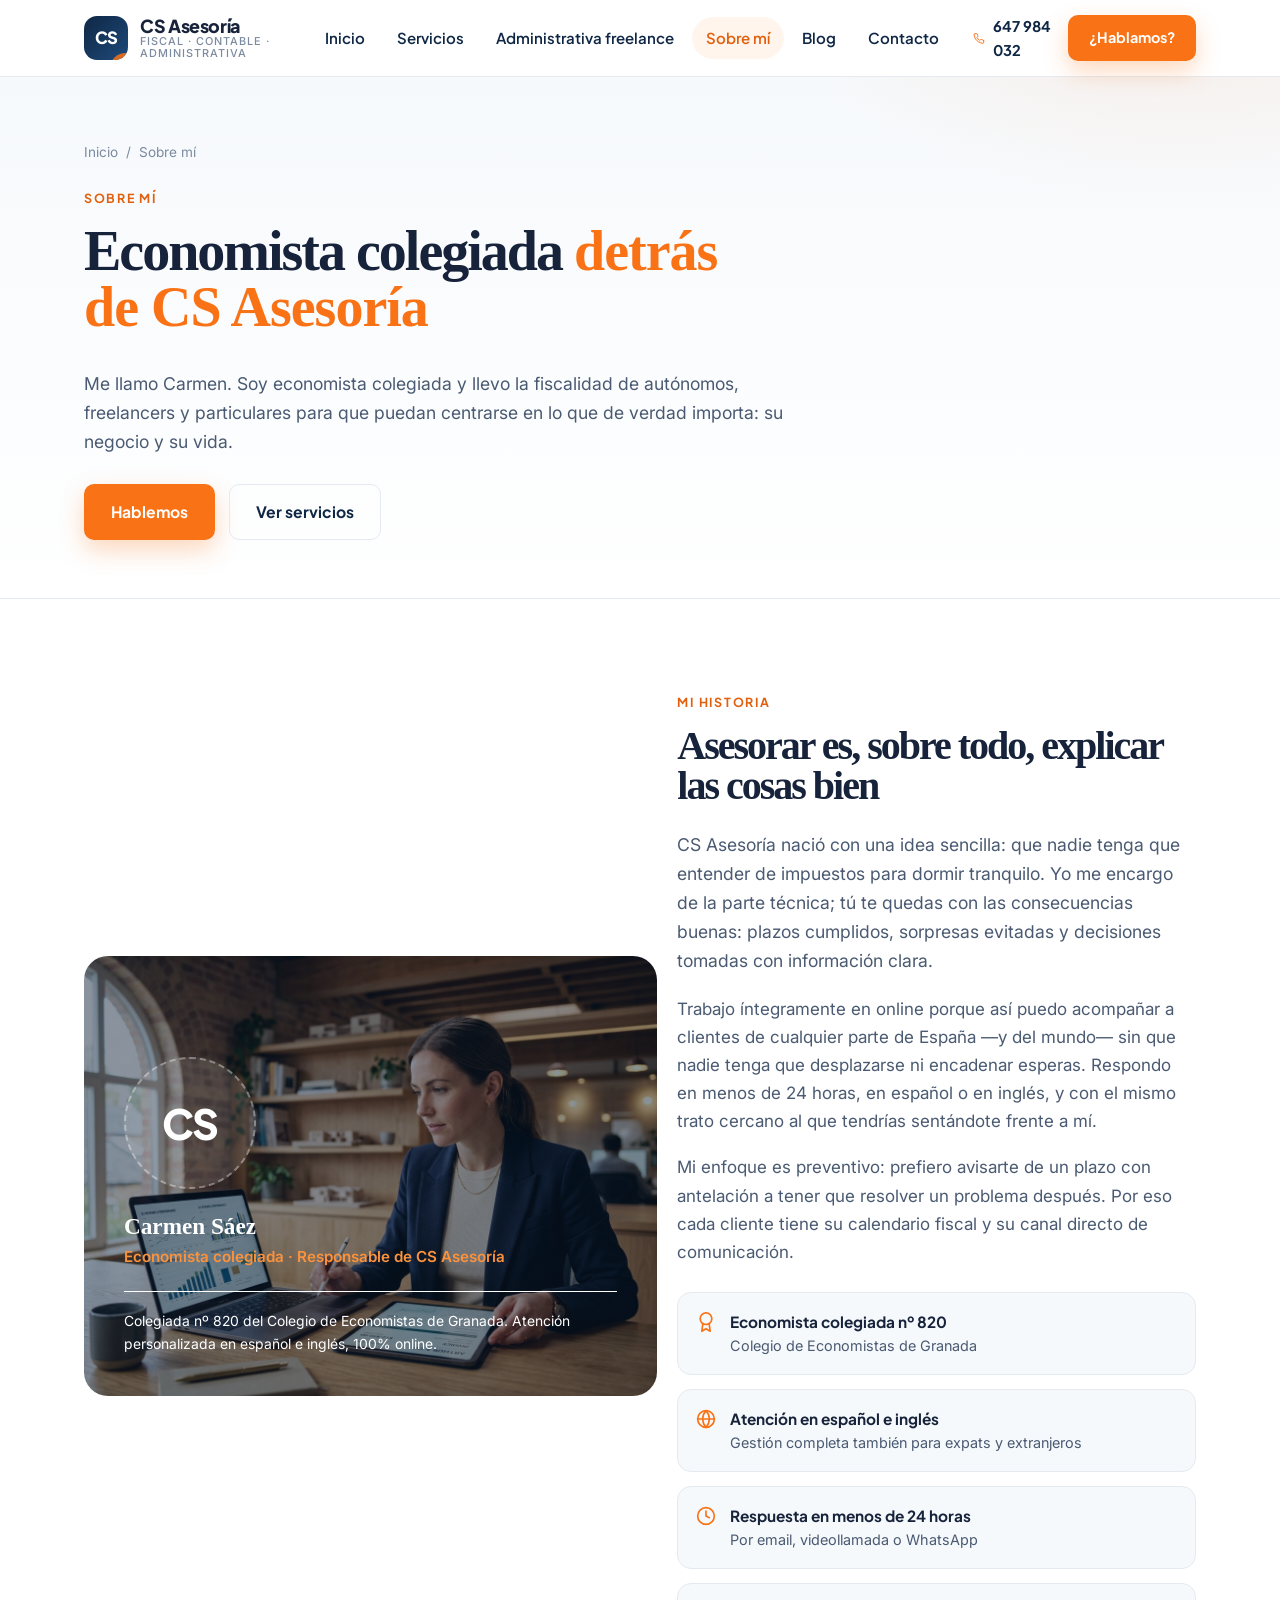
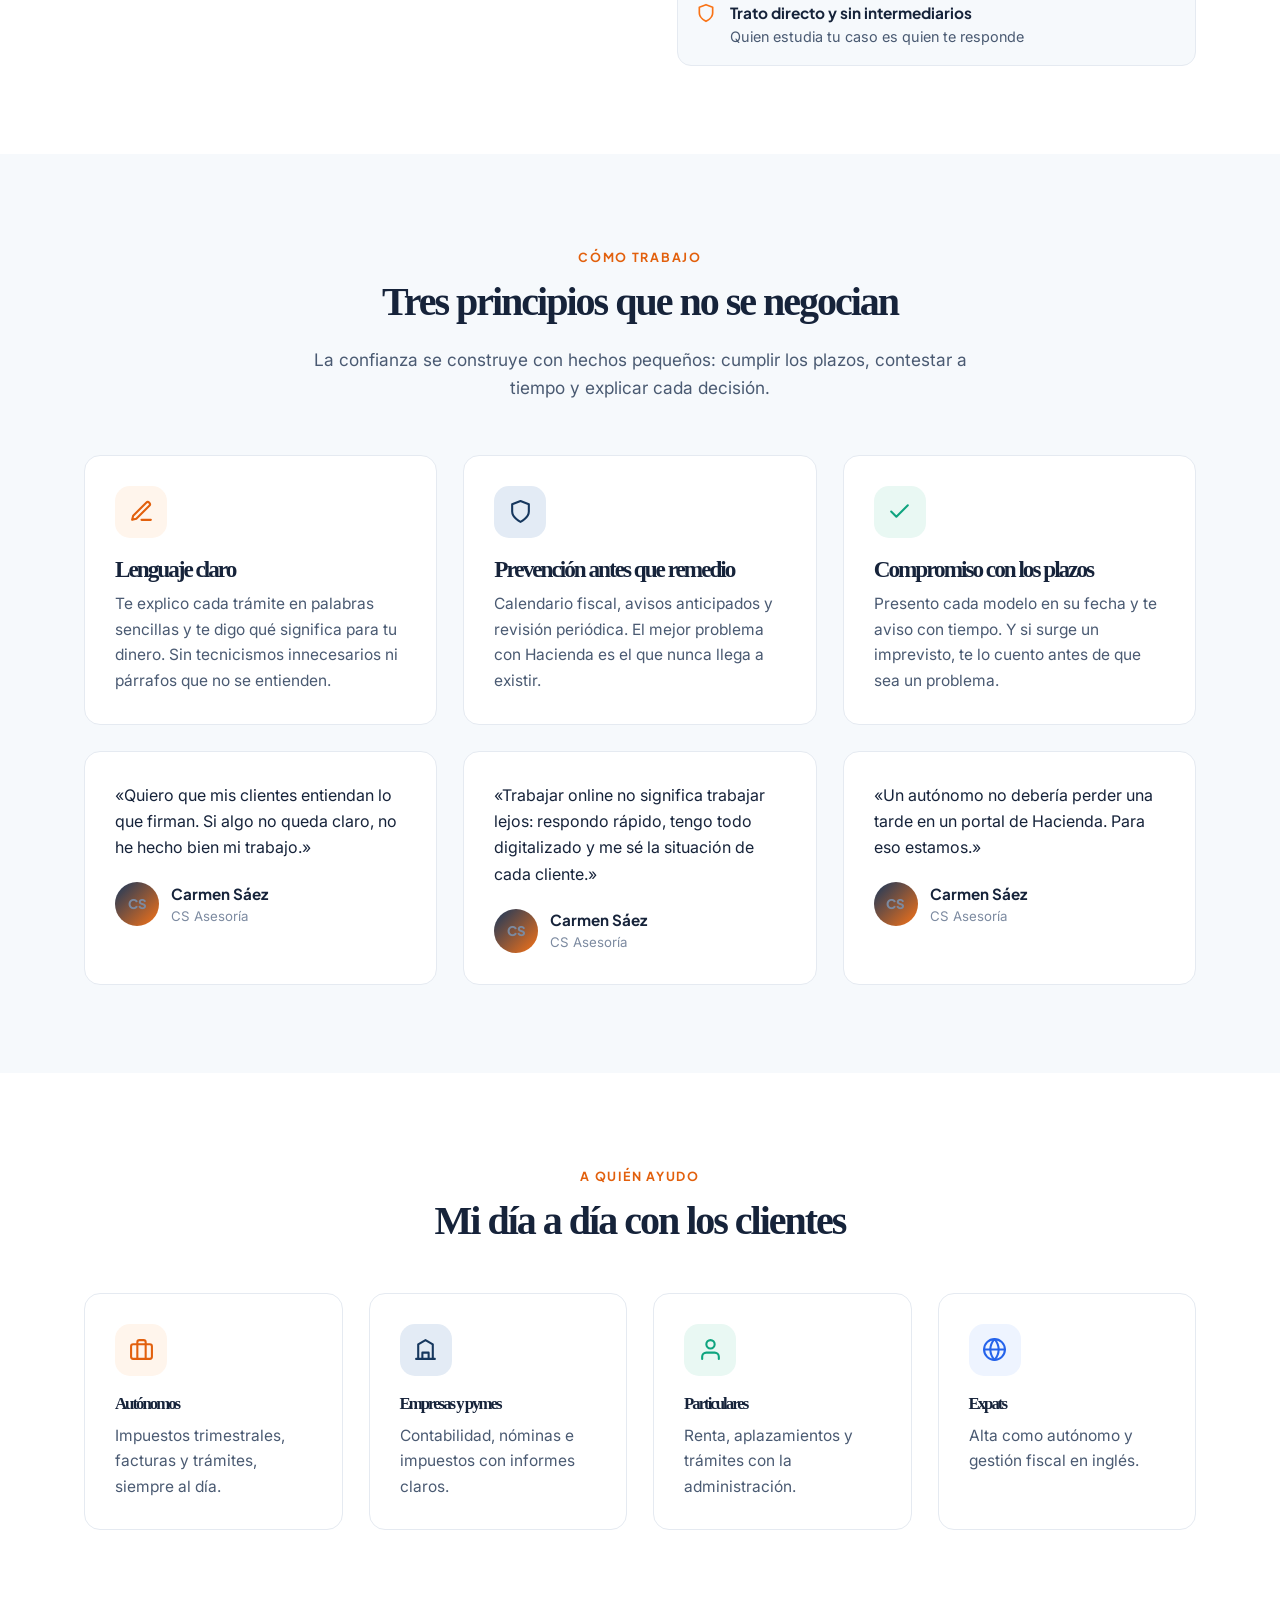
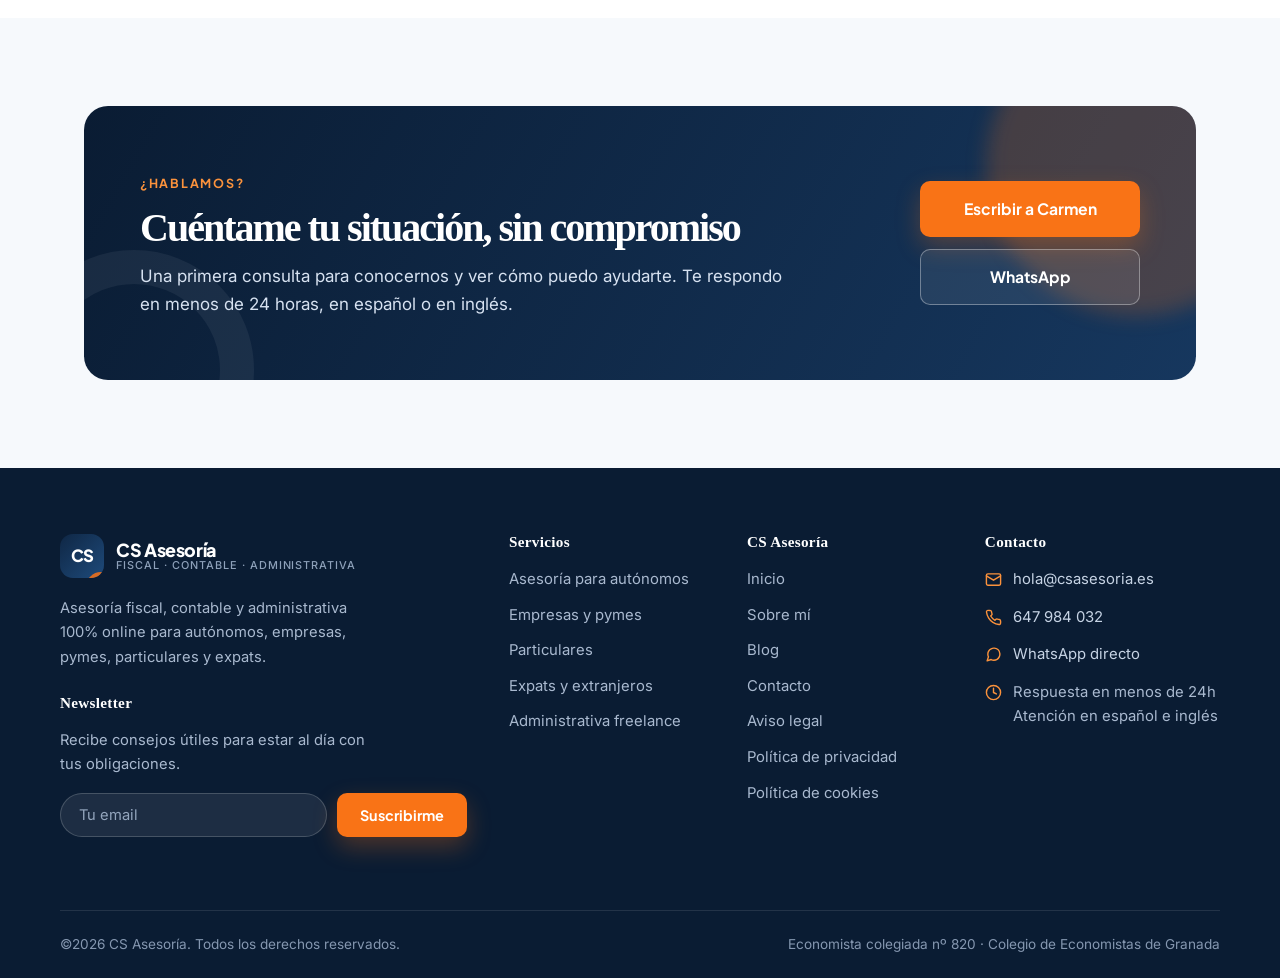
<file: sobre-mi.html>
<!DOCTYPE html>
<html lang="es">
<head>
<meta charset="UTF-8">
<meta name="viewport" content="width=device-width, initial-scale=1">
<title>Sobre mí · CS Asesoría — Carmen Sáez, economista colegiada</title>
<meta name="description" content="Carmen Sáez, economista colegiada nº 820 y responsable de CS Asesoría. Asesoría fiscal online para autónomos, empresas y particulares, en español e inglés.">
<link rel="preconnect" href="https://fonts.googleapis.com">
<link rel="preconnect" href="https://fonts.gstatic.com" crossorigin>
<link href="https://fonts.googleapis.com/css2?family=Inter:wght@400;500;600&family=Playfair+Display:ital,wght@1,500;1,600;1,700&family=Plus+Jakarta+Sans:wght@600;700;800&display=swap" rel="stylesheet">
<link rel="stylesheet" href="assets/css/styles.css">
<link rel="icon" href="data:image/svg+xml,<svg xmlns='http://www.w3.org/2000/svg' viewBox='0 0 100 100'><rect width='100' height='100' rx='24' fill='%230f2745'/><text x='50' y='66' font-size='44' font-family='sans-serif' font-weight='800' fill='white' text-anchor='middle'>CS</text></svg>">
</head>
<body>

<!-- ===================== CABECERA ===================== -->
<header class="site-header">
  <div class="container header-inner">
    <a class="logo" href="index.html">
      <span class="logo-mark">CS</span>
      <span class="logo-text">CS Asesoría<small>Fiscal · Contable · Administrativa</small></span>
    </a>

    <nav class="nav" id="main-nav" aria-label="Navegación principal">
      <a class="nav-link" href="index.html">Inicio</a>
      <a class="nav-link" href="servicios.html">Servicios</a>
      <a class="nav-link" href="administrativa.html">Administrativa freelance</a>
      <a class="nav-link is-active" href="sobre-mi.html">Sobre mí</a>
      <a class="nav-link" href="blog.html">Blog</a>
      <a class="nav-link" href="contacto.html">Contacto</a>
    </nav>

    <div class="header-actions">
      <a class="header-phone" href="tel:+34647984032">
        <svg xmlns="http://www.w3.org/2000/svg" viewBox="0 0 24 24" fill="none" stroke="currentColor" stroke-width="2" stroke-linecap="round" stroke-linejoin="round"><path d="M22 16.92v3a2 2 0 0 1-2.18 2 19.79 19.79 0 0 1-8.63-3.07 19.5 19.5 0 0 1-6-6A19.79 19.79 0 0 1 2.12 4.18 2 2 0 0 1 4.11 2h3a2 2 0 0 1 2 1.72c.13.96.36 1.9.7 2.81a2 2 0 0 1-.45 2.11L8.09 9.91a16 16 0 0 0 6 6l1.27-1.27a2 2 0 0 1 2.11-.45c.91.34 1.85.57 2.81.7A2 2 0 0 1 22 16.92z"/></svg>
        647 984 032
      </a>
      <a class="btn btn-primary btn-sm" href="contacto.html">¿Hablamos?</a>
      <button class="nav-toggle" type="button" aria-label="Abrir menú" aria-expanded="false" aria-controls="main-nav">
        <svg class="icon-menu" xmlns="http://www.w3.org/2000/svg" viewBox="0 0 24 24" fill="none" stroke="currentColor" stroke-width="2" stroke-linecap="round" stroke-linejoin="round"><line x1="3" y1="6" x2="21" y2="6"/><line x1="3" y1="12" x2="21" y2="12"/><line x1="3" y1="18" x2="21" y2="18"/></svg>
        <svg class="icon-close" xmlns="http://www.w3.org/2000/svg" viewBox="0 0 24 24" fill="none" stroke="currentColor" stroke-width="2" stroke-linecap="round" stroke-linejoin="round"><line x1="18" y1="6" x2="6" y2="18"/><line x1="6" y1="6" x2="18" y2="18"/></svg>
      </button>
    </div>
  </div>
</header>

<main>

<!-- ===================== CABECERA DE PÁGINA ===================== -->
<section class="page-hero">
  <div class="container">
    <ul class="breadcrumb">
      <li><a href="index.html">Inicio</a></li>
      <li>/</li>
      <li>Sobre mí</li>
    </ul>
    <span class="eyebrow">Sobre mí</span>
    <h1>Economista colegiada <em class="accent">detrás de CS Asesoría</em></h1>
    <p class="lead">Me llamo Carmen. Soy economista colegiada y llevo la fiscalidad de autónomos, freelancers y particulares para que puedan centrarse en lo que de verdad importa: su negocio y su vida.</p>
    <div class="page-hero-actions">
      <a class="btn btn-primary" href="contacto.html">Hablemos</a>
      <a class="btn btn-outline" href="servicios.html">Ver servicios</a>
    </div>
  </div>
</section>

<!-- ===================== QUIÉN SOY ===================== -->
<section class="section">
  <div class="container split">
    <div class="split-media reveal">
      <div class="about-photo">
        <div class="initials">CS</div>
        <h3>Carmen Sáez</h3>
        <p class="role">Economista colegiada · Responsable de CS Asesoría</p>
        <p class="note">Colegiada nº 820 del Colegio de Economistas de Granada. Atención personalizada en español e inglés, 100% online.</p>
      </div>
    </div>

    <div class="split-copy reveal">
      <span class="eyebrow">Mi historia</span>
      <h2>Asesorar es, sobre todo, explicar las cosas bien</h2>
      <p class="lead">CS Asesoría nació con una idea sencilla: que nadie tenga que entender de impuestos para dormir tranquilo. Yo me encargo de la parte técnica; tú te quedas con las consecuencias buenas: plazos cumplidos, sorpresas evitadas y decisiones tomadas con información clara.</p>
      <p>Trabajo íntegramente en online porque así puedo acompañar a clientes de cualquier parte de España —y del mundo— sin que nadie tenga que desplazarse ni encadenar esperas. Respondo en menos de 24 horas, en español o en inglés, y con el mismo trato cercano al que tendrías sentándote frente a mí.</p>
      <p>Mi enfoque es preventivo: prefiero avisarte de un plazo con antelación a tener que resolver un problema después. Por eso cada cliente tiene su calendario fiscal y su canal directo de comunicación.</p>

      <ul class="credential-list">
        <li>
          <svg xmlns="http://www.w3.org/2000/svg" viewBox="0 0 24 24" fill="none" stroke="currentColor" stroke-width="2" stroke-linecap="round" stroke-linejoin="round"><circle cx="12" cy="8" r="7"/><polyline points="8.21 13.89 7 23 12 20 17 23 15.79 13.88"/></svg>
          <span>
            <strong>Economista colegiada nº 820</strong>
            <span>Colegio de Economistas de Granada</span>
          </span>
        </li>
        <li>
          <svg xmlns="http://www.w3.org/2000/svg" viewBox="0 0 24 24" fill="none" stroke="currentColor" stroke-width="2" stroke-linecap="round" stroke-linejoin="round"><circle cx="12" cy="12" r="10"/><line x1="2" y1="12" x2="22" y2="12"/><path d="M12 2a15.3 15.3 0 0 1 4 10 15.3 15.3 0 0 1-4 10 15.3 15.3 0 0 1-4-10 15.3 15.3 0 0 1 4-10z"/></svg>
          <span>
            <strong>Atención en español e inglés</strong>
            <span>Gestión completa también para expats y extranjeros</span>
          </span>
        </li>
        <li>
          <svg xmlns="http://www.w3.org/2000/svg" viewBox="0 0 24 24" fill="none" stroke="currentColor" stroke-width="2" stroke-linecap="round" stroke-linejoin="round"><circle cx="12" cy="12" r="10"/><polyline points="12 6 12 12 16 14"/></svg>
          <span>
            <strong>Respuesta en menos de 24 horas</strong>
            <span>Por email, videollamada o WhatsApp</span>
          </span>
        </li>
        <li>
          <svg xmlns="http://www.w3.org/2000/svg" viewBox="0 0 24 24" fill="none" stroke="currentColor" stroke-width="2" stroke-linecap="round" stroke-linejoin="round"><path d="M12 22s8-4 8-10V5l-8-3-8 3v7c0 6 8 10 8 10z"/></svg>
          <span>
            <strong>Trato directo y sin intermediarios</strong>
            <span>Quien estudia tu caso es quien te responde</span>
          </span>
        </li>
      </ul>
    </div>
  </div>
</section>

<!-- ===================== VALORES ===================== -->
<section class="section section-alt">
  <div class="container">
    <div class="section-head text-center reveal">
      <span class="eyebrow">Cómo trabajo</span>
      <h2>Tres principios que no se negocian</h2>
      <p class="lead mx-auto">La confianza se construye con hechos pequeños: cumplir los plazos, contestar a tiempo y explicar cada decisión.</p>
    </div>

    <div class="values-grid">
      <div class="card reveal">
        <div class="icon-box">
          <svg xmlns="http://www.w3.org/2000/svg" viewBox="0 0 24 24" fill="none" stroke="currentColor" stroke-width="2" stroke-linecap="round" stroke-linejoin="round"><path d="M12 20h9"/><path d="M16.5 3.5a2.12 2.12 0 0 1 3 3L7 19l-4 1 1-4z"/></svg>
        </div>
        <h3>Lenguaje claro</h3>
        <p>Te explico cada trámite en palabras sencillas y te digo qué significa para tu dinero. Sin tecnicismos innecesarios ni párrafos que no se entienden.</p>
      </div>

      <div class="card reveal">
        <div class="icon-box navy">
          <svg xmlns="http://www.w3.org/2000/svg" viewBox="0 0 24 24" fill="none" stroke="currentColor" stroke-width="2" stroke-linecap="round" stroke-linejoin="round"><path d="M12 22s8-4 8-10V5l-8-3-8 3v7c0 6 8 10 8 10z"/></svg>
        </div>
        <h3>Prevención antes que remedio</h3>
        <p>Calendario fiscal, avisos anticipados y revisión periódica. El mejor problema con Hacienda es el que nunca llega a existir.</p>
      </div>

      <div class="card reveal">
        <div class="icon-box teal">
          <svg xmlns="http://www.w3.org/2000/svg" viewBox="0 0 24 24" fill="none" stroke="currentColor" stroke-width="2" stroke-linecap="round" stroke-linejoin="round"><polyline points="20 6 9 17 4 12"/></svg>
        </div>
        <h3>Compromiso con los plazos</h3>
        <p>Presento cada modelo en su fecha y te aviso con tiempo. Y si surge un imprevisto, te lo cuento antes de que sea un problema.</p>
      </div>
    </div>

    <div class="grid grid-3" style="margin-top:26px;">
      <div class="quote reveal">
        <p>«Quiero que mis clientes entiendan lo que firman. Si algo no queda claro, no he hecho bien mi trabajo.»</p>
        <div class="quote-author">
          <span class="avatar">CS</span>
          <span><strong>Carmen Sáez</strong><span>CS Asesoría</span></span>
        </div>
      </div>
      <div class="quote reveal">
        <p>«Trabajar online no significa trabajar lejos: respondo rápido, tengo todo digitalizado y me sé la situación de cada cliente.»</p>
        <div class="quote-author">
          <span class="avatar">CS</span>
          <span><strong>Carmen Sáez</strong><span>CS Asesoría</span></span>
        </div>
      </div>
      <div class="quote reveal">
        <p>«Un autónomo no debería perder una tarde en un portal de Hacienda. Para eso estamos.»</p>
        <div class="quote-author">
          <span class="avatar">CS</span>
          <span><strong>Carmen Sáez</strong><span>CS Asesoría</span></span>
        </div>
      </div>
    </div>
  </div>
</section>

<!-- ===================== PARA QUIÉN TRABAJO ===================== -->
<section class="section">
  <div class="container">
    <div class="section-head text-center reveal">
      <span class="eyebrow">A quién ayudo</span>
      <h2>Mi día a día con los clientes</h2>
    </div>
    <div class="grid grid-4">
      <div class="card reveal">
        <div class="icon-box"><svg xmlns="http://www.w3.org/2000/svg" viewBox="0 0 24 24" fill="none" stroke="currentColor" stroke-width="2" stroke-linecap="round" stroke-linejoin="round"><rect x="2" y="7" width="20" height="14" rx="2"/><path d="M16 21V5a2 2 0 0 0-2-2h-4a2 2 0 0 0-2 2v16"/></svg></div>
        <h4>Autónomos</h4>
        <p>Impuestos trimestrales, facturas y trámites, siempre al día.</p>
      </div>
      <div class="card reveal">
        <div class="icon-box navy"><svg xmlns="http://www.w3.org/2000/svg" viewBox="0 0 24 24" fill="none" stroke="currentColor" stroke-width="2" stroke-linecap="round" stroke-linejoin="round"><path d="M3 21h18"/><path d="M5 21V7l7-4 7 4v14"/><path d="M9 21v-6h6v6"/></svg></div>
        <h4>Empresas y pymes</h4>
        <p>Contabilidad, nóminas e impuestos con informes claros.</p>
      </div>
      <div class="card reveal">
        <div class="icon-box teal"><svg xmlns="http://www.w3.org/2000/svg" viewBox="0 0 24 24" fill="none" stroke="currentColor" stroke-width="2" stroke-linecap="round" stroke-linejoin="round"><path d="M20 21v-2a4 4 0 0 0-4-4H8a4 4 0 0 0-4 4v2"/><circle cx="12" cy="7" r="4"/></svg></div>
        <h4>Particulares</h4>
        <p>Renta, aplazamientos y trámites con la administración.</p>
      </div>
      <div class="card reveal">
        <div class="icon-box blue"><svg xmlns="http://www.w3.org/2000/svg" viewBox="0 0 24 24" fill="none" stroke="currentColor" stroke-width="2" stroke-linecap="round" stroke-linejoin="round"><circle cx="12" cy="12" r="10"/><line x1="2" y1="12" x2="22" y2="12"/><path d="M12 2a15.3 15.3 0 0 1 4 10 15.3 15.3 0 0 1-4 10 15.3 15.3 0 0 1-4-10 15.3 15.3 0 0 1 4-10z"/></svg></div>
        <h4>Expats</h4>
        <p>Alta como autónomo y gestión fiscal en inglés.</p>
      </div>
    </div>
  </div>
</section>

<!-- ===================== CTA ===================== -->
<section class="section section-alt">
  <div class="container">
    <div class="cta-band reveal">
      <div>
        <span class="eyebrow eyebrow-light">¿Hablamos?</span>
        <h2>Cuéntame tu situación, sin compromiso</h2>
        <p>Una primera consulta para conocernos y ver cómo puedo ayudarte. Te respondo en menos de 24 horas, en español o en inglés.</p>
      </div>
      <div class="cta-actions">
        <a class="btn btn-primary" href="contacto.html">Escribir a Carmen</a>
        <a class="btn btn-ghost-light" href="https://wa.me/34647984032?text=Hola%20Carmen%2C%20he%20visto%20tu%20web%20%F0%9F%91%8B" target="_blank" rel="noopener">WhatsApp</a>
      </div>
    </div>
  </div>
</section>

</main>

<!-- ===================== FOOTER ===================== -->
<footer class="site-footer">
  <div class="container footer-main">
    <div class="footer-brand">
      <a class="logo" href="index.html">
        <span class="logo-mark">CS</span>
        <span class="logo-text">CS Asesoría<small>Fiscal · Contable · Administrativa</small></span>
      </a>
      <p>Asesoría fiscal, contable y administrativa 100% online para autónomos, empresas, pymes, particulares y expats.</p>

      <h4 style="margin-top:26px;">Newsletter</h4>
      <p class="small" style="margin-bottom:0;">Recibe consejos útiles para estar al día con tus obligaciones.</p>
      <form class="newsletter" id="newsletter-form" novalidate>
        <label for="nl-email" style="position:absolute;left:-9999px;">Tu email</label>
        <input id="nl-email" type="email" name="email" placeholder="Tu email" required>
        <button class="btn btn-primary btn-sm" type="submit">Suscribirme</button>
      </form>
      <p class="newsletter-status" id="newsletter-status" role="status"></p>
    </div>

    <div>
      <h4>Servicios</h4>
      <ul class="footer-links">
        <li><a href="servicios.html#autonomos">Asesoría para autónomos</a></li>
        <li><a href="servicios.html#empresas">Empresas y pymes</a></li>
        <li><a href="servicios.html#particulares">Particulares</a></li>
        <li><a href="servicios.html#expats">Expats y extranjeros</a></li>
        <li><a href="administrativa.html">Administrativa freelance</a></li>
      </ul>
    </div>

    <div>
      <h4>CS Asesoría</h4>
      <ul class="footer-links">
        <li><a href="index.html">Inicio</a></li>
        <li><a href="sobre-mi.html">Sobre mí</a></li>
        <li><a href="blog.html">Blog</a></li>
        <li><a href="contacto.html">Contacto</a></li>
        <li><a href="aviso-legal.html">Aviso legal</a></li>
        <li><a href="politica-privacidad.html">Política de privacidad</a></li>
        <li><a href="politica-cookies.html">Política de cookies</a></li>
      </ul>
    </div>

    <div>
      <h4>Contacto</h4>
      <ul class="footer-contact">
        <li>
          <svg xmlns="http://www.w3.org/2000/svg" viewBox="0 0 24 24" fill="none" stroke="currentColor" stroke-width="2" stroke-linecap="round" stroke-linejoin="round"><rect x="2" y="4" width="20" height="16" rx="2"/><path d="m22 7-10 6L2 7"/></svg>
          <span><a href="mailto:hola@csasesoria.es">hola@csasesoria.es</a></span>
        </li>
        <li>
          <svg xmlns="http://www.w3.org/2000/svg" viewBox="0 0 24 24" fill="none" stroke="currentColor" stroke-width="2" stroke-linecap="round" stroke-linejoin="round"><path d="M22 16.92v3a2 2 0 0 1-2.18 2 19.79 19.79 0 0 1-8.63-3.07 19.5 19.5 0 0 1-6-6A19.79 19.79 0 0 1 2.12 4.18 2 2 0 0 1 4.11 2h3a2 2 0 0 1 2 1.72c.13.96.36 1.9.7 2.81a2 2 0 0 1-.45 2.11L8.09 9.91a16 16 0 0 0 6 6l1.27-1.27a2 2 0 0 1 2.11-.45c.91.34 1.85.57 2.81.7A2 2 0 0 1 22 16.92z"/></svg>
          <span><a href="tel:+34647984032">647 984 032</a></span>
        </li>
        <li>
          <svg xmlns="http://www.w3.org/2000/svg" viewBox="0 0 24 24" fill="none" stroke="currentColor" stroke-width="2" stroke-linecap="round" stroke-linejoin="round"><path d="M21 11.5a8.38 8.38 0 0 1-.9 3.8 8.5 8.5 0 0 1-7.6 4.7 8.38 8.38 0 0 1-3.8-.9L3 21l1.9-5.7a8.38 8.38 0 0 1-.9-3.8 8.5 8.5 0 0 1 4.7-7.6 8.38 8.38 0 0 1 3.8-.9h.5a8.48 8.48 0 0 1 8 8v.5z"/></svg>
          <span><a href="https://wa.me/34647984032" target="_blank" rel="noopener">WhatsApp directo</a></span>
        </li>
        <li>
          <svg xmlns="http://www.w3.org/2000/svg" viewBox="0 0 24 24" fill="none" stroke="currentColor" stroke-width="2" stroke-linecap="round" stroke-linejoin="round"><circle cx="12" cy="12" r="10"/><polyline points="12 6 12 12 16 14"/></svg>
          <span>Respuesta en menos de 24h<br>Atención en español e inglés</span>
        </li>
      </ul>
    </div>
  </div>

  <div class="container footer-bottom">
    <span>©<span data-year>2026</span> CS Asesoría. Todos los derechos reservados.</span>
    <span>Economista colegiada nº 820 · Colegio de Economistas de Granada</span>
  </div>
</footer>

<button class="back-to-top" type="button" aria-label="Volver arriba">
  <svg xmlns="http://www.w3.org/2000/svg" viewBox="0 0 24 24" fill="none" stroke="currentColor" stroke-width="2.2" stroke-linecap="round" stroke-linejoin="round"><polyline points="18 15 12 9 6 15"/></svg>
</button>

<script src="assets/js/main.js"></script>
</body>
</html>
</file>
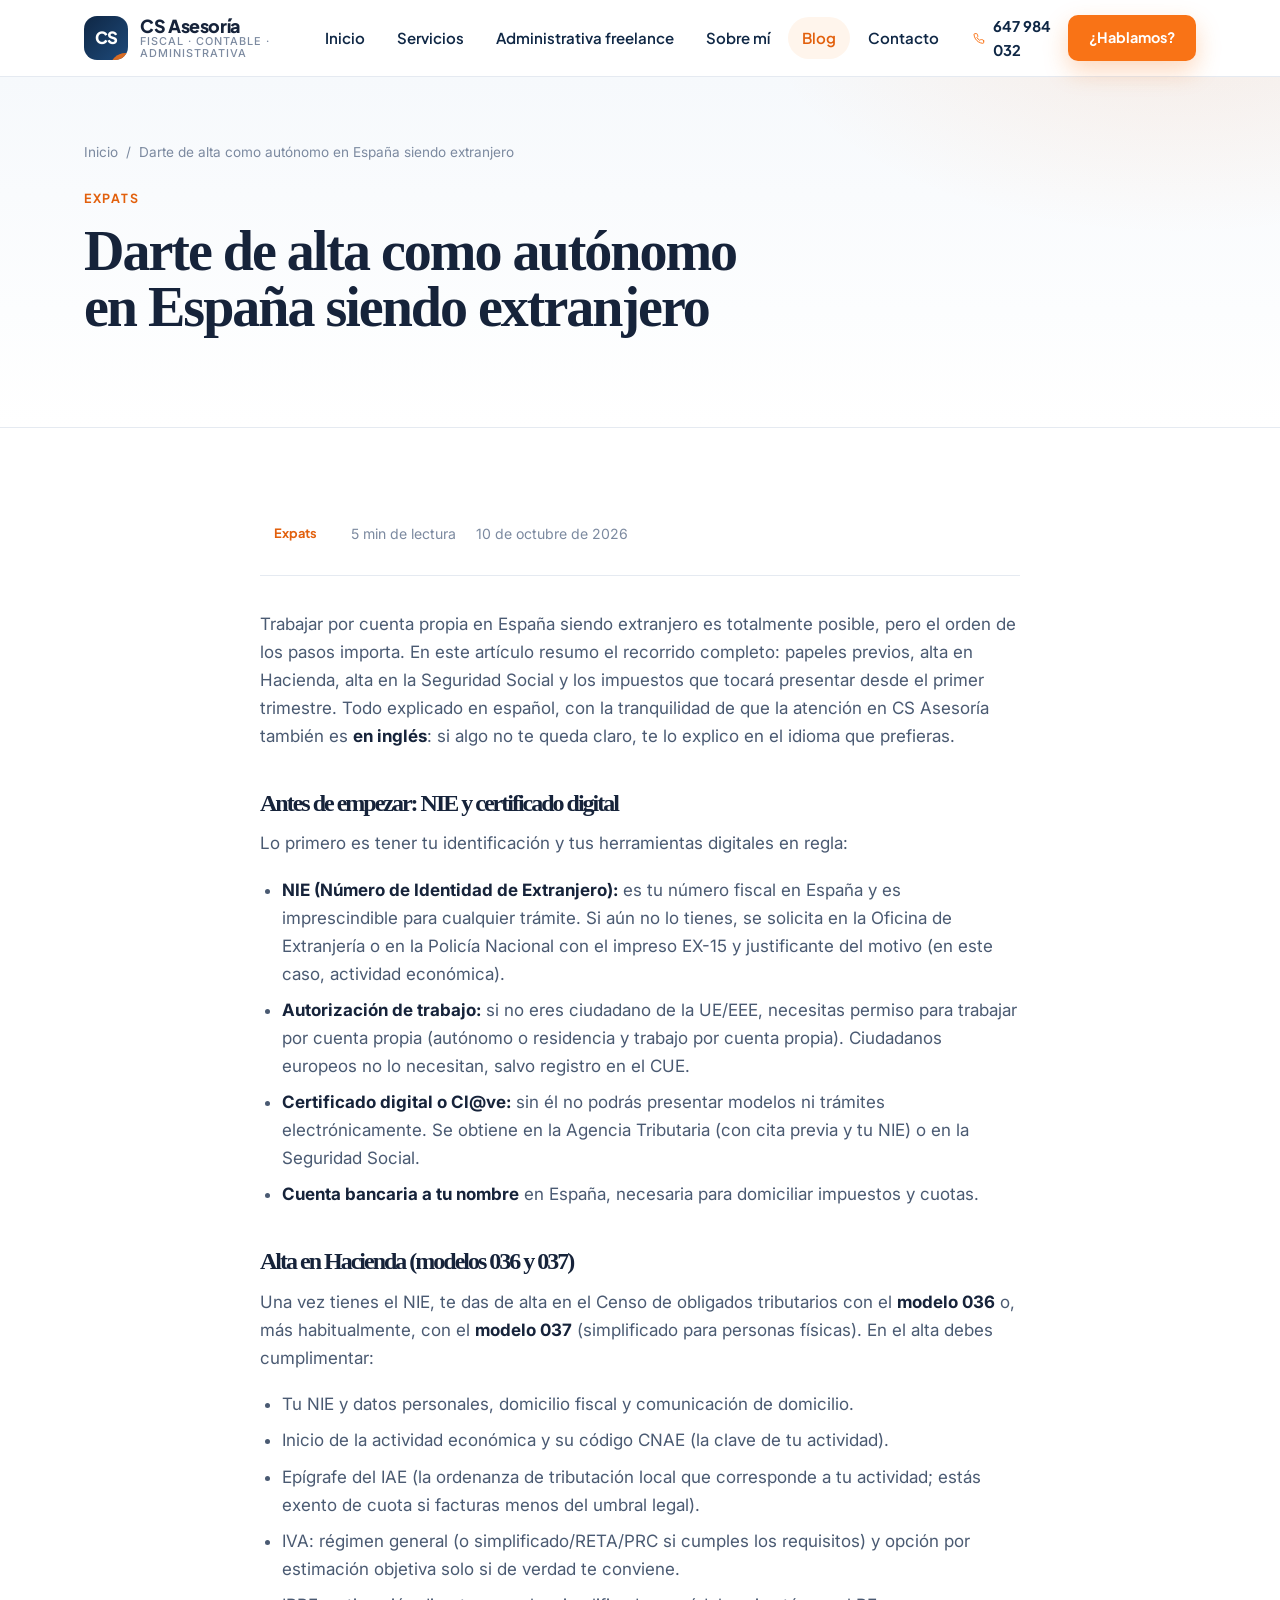
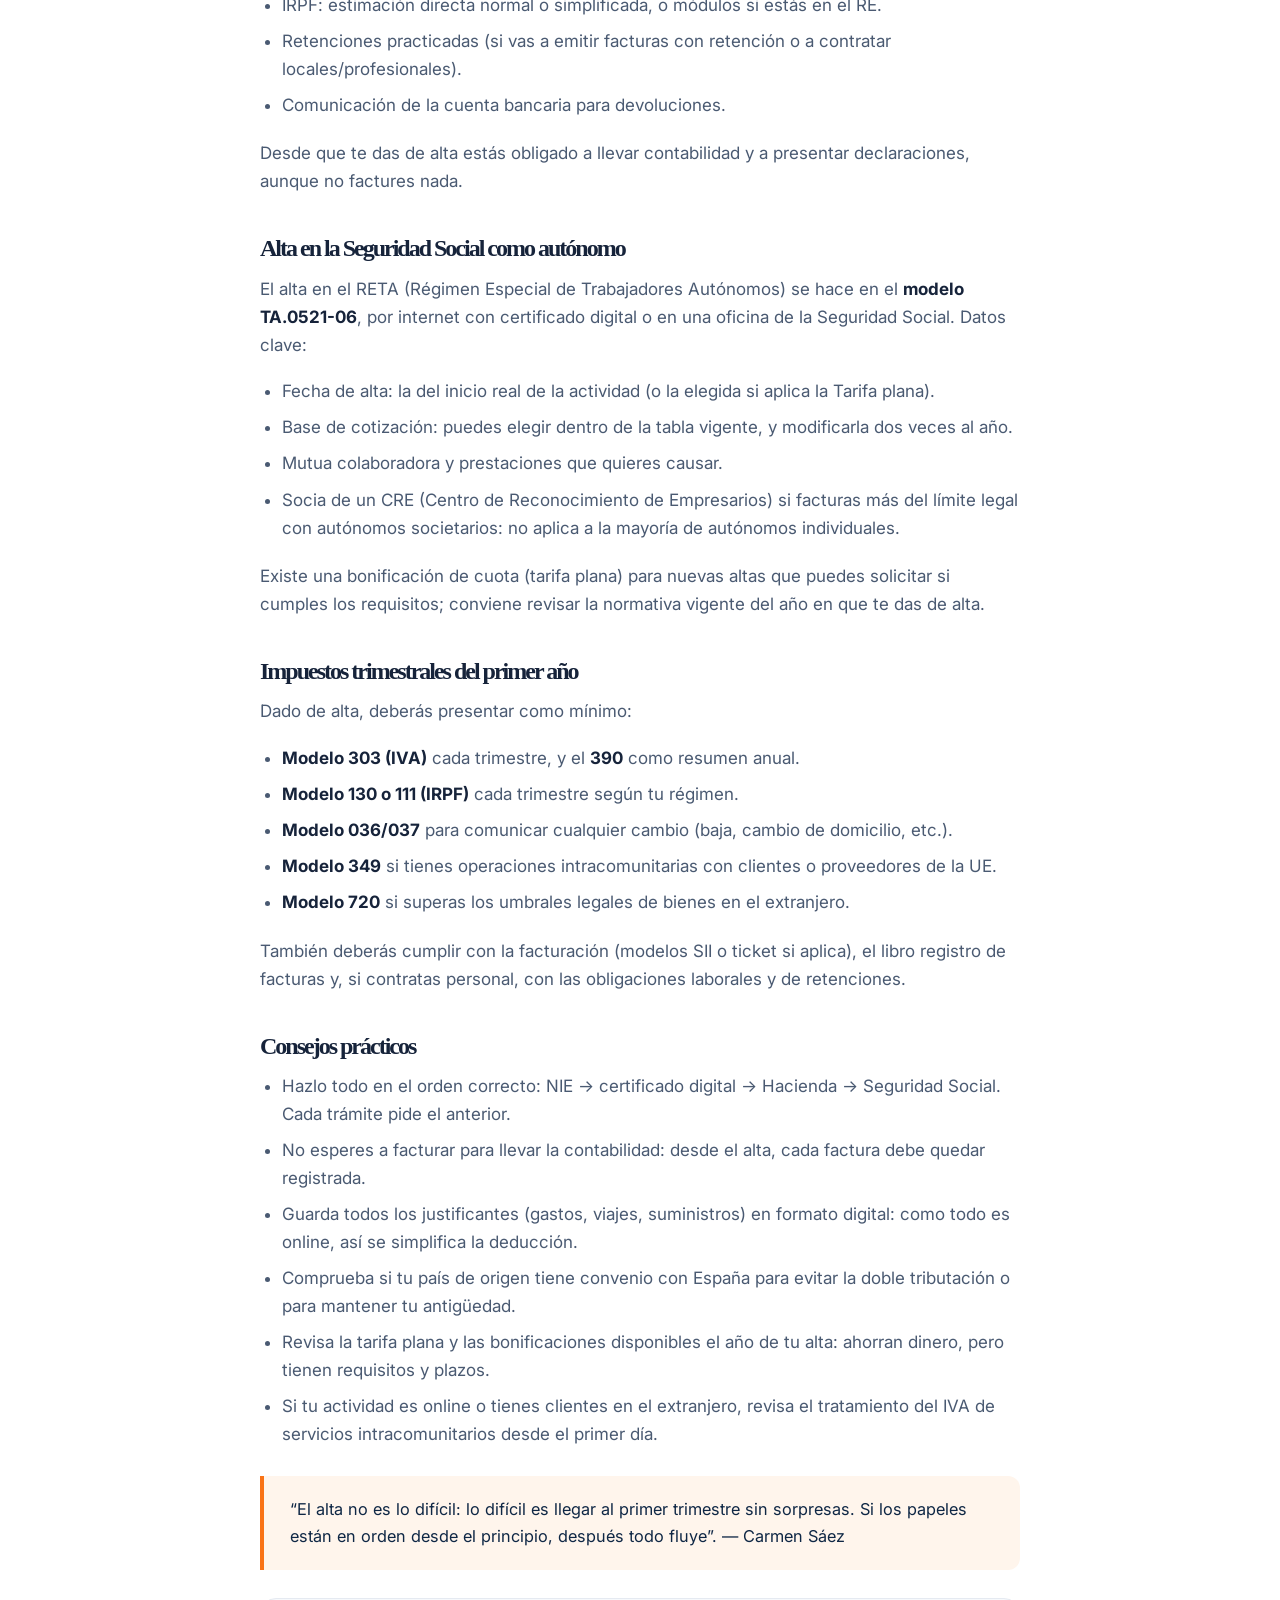
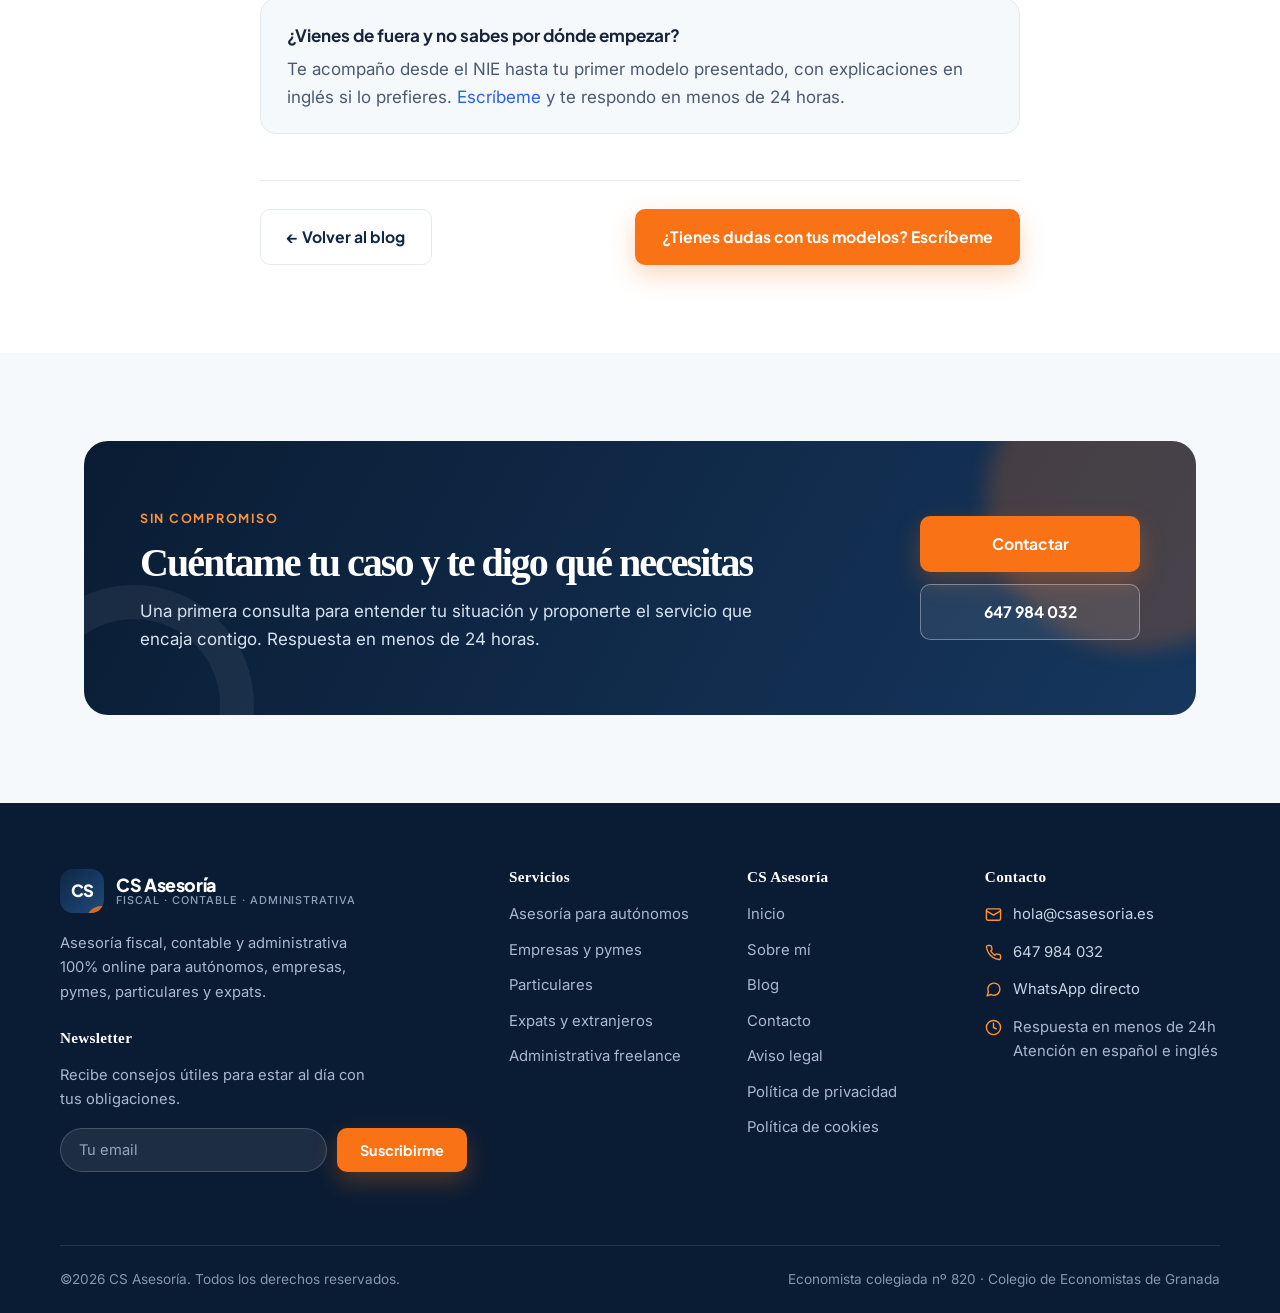
<file: blog/alta-autonomo-extranjero-espana.html>
<!DOCTYPE html>
<html lang="es">
<head>
<meta charset="UTF-8">
<meta name="viewport" content="width=device-width, initial-scale=1">
<title>Darte de alta como autónomo en España siendo extranjero · CS Asesoría</title>
<meta name="description" content="Guía para darse de alta como autónomo en España siendo extranjero: NIE y certificado digital, modelos 036 y 037, alta en la Seguridad Social e impuestos del primer año. Atención en español e inglés.">
<link rel="preconnect" href="https://fonts.googleapis.com">
<link rel="preconnect" href="https://fonts.gstatic.com" crossorigin>
<link href="https://fonts.googleapis.com/css2?family=Inter:wght@400;500;600&family=Playfair+Display:ital,wght@1,500;1,600;1,700&family=Plus+Jakarta+Sans:wght@600;700;800&display=swap" rel="stylesheet">
<link rel="stylesheet" href="../assets/css/styles.css">
<link rel="icon" href="data:image/svg+xml,<svg xmlns='http://www.w3.org/2000/svg' viewBox='0 0 100 100'><rect width='100' height='100' rx='24' fill='%230f2745'/><text x='50' y='66' font-size='44' font-family='sans-serif' font-weight='800' fill='white' text-anchor='middle'>CS</text></svg>">
</head>
<body>

<!-- ===================== CABECERA ===================== -->
<header class="site-header">
  <div class="container header-inner">
    <a class="logo" href="../index.html">
      <span class="logo-mark">CS</span>
      <span class="logo-text">CS Asesoría<small>Fiscal · Contable · Administrativa</small></span>
    </a>

    <nav class="nav" id="main-nav" aria-label="Navegación principal">
      <a class="nav-link" href="../index.html">Inicio</a>
      <a class="nav-link" href="../servicios.html">Servicios</a>
      <a class="nav-link" href="../administrativa.html">Administrativa freelance</a>
      <a class="nav-link" href="../sobre-mi.html">Sobre mí</a>
      <a class="nav-link is-active" href="../blog.html">Blog</a>
      <a class="nav-link" href="../contacto.html">Contacto</a>
    </nav>

    <div class="header-actions">
      <a class="header-phone" href="tel:+34647984032">
        <svg xmlns="http://www.w3.org/2000/svg" viewBox="0 0 24 24" fill="none" stroke="currentColor" stroke-width="2" stroke-linecap="round" stroke-linejoin="round"><path d="M22 16.92v3a2 2 0 0 1-2.18 2 19.79 19.79 0 0 1-8.63-3.07 19.5 19.5 0 0 1-6-6A19.79 19.79 0 0 1 2.12 4.18 2 2 0 0 1 4.11 2h3a2 2 0 0 1 2 1.72c.13.96.36 1.9.7 2.81a2 2 0 0 1-.45 2.11L8.09 9.91a16 16 0 0 0 6 6l1.27-1.27a2 2 0 0 1 2.11-.45c.91.34 1.85.57 2.81.7A2 2 0 0 1 22 16.92z"/></svg>
        647 984 032
      </a>
      <a class="btn btn-primary btn-sm" href="../contacto.html">¿Hablamos?</a>
      <button class="nav-toggle" type="button" aria-label="Abrir menú" aria-expanded="false" aria-controls="main-nav">
        <svg class="icon-menu" xmlns="http://www.w3.org/2000/svg" viewBox="0 0 24 24" fill="none" stroke="currentColor" stroke-width="2" stroke-linecap="round" stroke-linejoin="round"><line x1="3" y1="6" x2="21" y2="6"/><line x1="3" y1="12" x2="21" y2="12"/><line x1="3" y1="18" x2="21" y2="18"/></svg>
        <svg class="icon-close" xmlns="http://www.w3.org/2000/svg" viewBox="0 0 24 24" fill="none" stroke="currentColor" stroke-width="2" stroke-linecap="round" stroke-linejoin="round"><line x1="18" y1="6" x2="6" y2="18"/><line x1="6" y1="6" x2="18" y2="18"/></svg>
      </button>
    </div>
  </div>
</header>

<main>

<!-- ===================== CABECERA DE PÁGINA ===================== -->
<section class="page-hero">
  <div class="container">
    <ul class="breadcrumb">
      <li><a href="../index.html">Inicio</a></li>
      <li>/</li>
      <li>Darte de alta como autónomo en España siendo extranjero</li>
    </ul>
    <span class="eyebrow">Expats</span>
    <h1>Darte de alta como autónomo en España siendo extranjero</h1>
  </div>
</section>

<!-- ===================== ARTÍCULO ===================== -->
<section class="section">
  <div class="container">
    <article class="article">

      <div class="article-meta">
        <span class="badge">Expats</span>
        <span>5 min de lectura</span>
        <span>10 de octubre de 2026</span>
      </div>

      <p>Trabajar por cuenta propia en España siendo extranjero es totalmente posible, pero el orden de los pasos importa. En este artículo resumo el recorrido completo: papeles previos, alta en Hacienda, alta en la Seguridad Social y los impuestos que tocará presentar desde el primer trimestre. Todo explicado en español, con la tranquilidad de que la atención en CS Asesoría también es <strong>en inglés</strong>: si algo no te queda claro, te lo explico en el idioma que prefieras.</p>

      <h2>Antes de empezar: NIE y certificado digital</h2>
      <p>Lo primero es tener tu identificación y tus herramientas digitales en regla:</p>
      <ul>
        <li><strong>NIE (Número de Identidad de Extranjero):</strong> es tu número fiscal en España y es imprescindible para cualquier trámite. Si aún no lo tienes, se solicita en la Oficina de Extranjería o en la Policía Nacional con el impreso EX-15 y justificante del motivo (en este caso, actividad económica).</li>
        <li><strong>Autorización de trabajo:</strong> si no eres ciudadano de la UE/EEE, necesitas permiso para trabajar por cuenta propia (autónomo o residencia y trabajo por cuenta propia). Ciudadanos europeos no lo necesitan, salvo registro en el CUE.</li>
        <li><strong>Certificado digital o Cl@ve:</strong> sin él no podrás presentar modelos ni trámites electrónicamente. Se obtiene en la Agencia Tributaria (con cita previa y tu NIE) o en la Seguridad Social.</li>
        <li><strong>Cuenta bancaria a tu nombre</strong> en España, necesaria para domiciliar impuestos y cuotas.</li>
      </ul>

      <h2>Alta en Hacienda (modelos 036 y 037)</h2>
      <p>Una vez tienes el NIE, te das de alta en el Censo de obligados tributarios con el <strong>modelo 036</strong> o, más habitualmente, con el <strong>modelo 037</strong> (simplificado para personas físicas). En el alta debes cumplimentar:</p>
      <ul>
        <li>Tu NIE y datos personales, domicilio fiscal y comunicación de domicilio.</li>
        <li>Inicio de la actividad económica y su código CNAE (la clave de tu actividad).</li>
        <li>Epígrafe del IAE (la ordenanza de tributación local que corresponde a tu actividad; estás exento de cuota si facturas menos del umbral legal).</li>
        <li>IVA: régimen general (o simplificado/RETA/PRC si cumples los requisitos) y opción por estimación objetiva solo si de verdad te conviene.</li>
        <li>IRPF: estimación directa normal o simplificada, o módulos si estás en el RE.</li>
        <li>Retenciones practicadas (si vas a emitir facturas con retención o a contratar locales/profesionales).</li>
        <li>Comunicación de la cuenta bancaria para devoluciones.</li>
      </ul>
      <p>Desde que te das de alta estás obligado a llevar contabilidad y a presentar declaraciones, aunque no factures nada.</p>

      <h2>Alta en la Seguridad Social como autónomo</h2>
      <p>El alta en el RETA (Régimen Especial de Trabajadores Autónomos) se hace en el <strong>modelo TA.0521-06</strong>, por internet con certificado digital o en una oficina de la Seguridad Social. Datos clave:</p>
      <ul>
        <li>Fecha de alta: la del inicio real de la actividad (o la elegida si aplica la Tarifa plana).</li>
        <li>Base de cotización: puedes elegir dentro de la tabla vigente, y modificarla dos veces al año.</li>
        <li>Mutua colaboradora y prestaciones que quieres causar.</li>
        <li>Socia de un CRE (Centro de Reconocimiento de Empresarios) si facturas más del límite legal con autónomos societarios: no aplica a la mayoría de autónomos individuales.</li>
      </ul>
      <p>Existe una bonificación de cuota (tarifa plana) para nuevas altas que puedes solicitar si cumples los requisitos; conviene revisar la normativa vigente del año en que te das de alta.</p>

      <h2>Impuestos trimestrales del primer año</h2>
      <p>Dado de alta, deberás presentar como mínimo:</p>
      <ul>
        <li><strong>Modelo 303 (IVA)</strong> cada trimestre, y el <strong>390</strong> como resumen anual.</li>
        <li><strong>Modelo 130 o 111 (IRPF)</strong> cada trimestre según tu régimen.</li>
        <li><strong>Modelo 036/037</strong> para comunicar cualquier cambio (baja, cambio de domicilio, etc.).</li>
        <li><strong>Modelo 349</strong> si tienes operaciones intracomunitarias con clientes o proveedores de la UE.</li>
        <li><strong>Modelo 720</strong> si superas los umbrales legales de bienes en el extranjero.</li>
      </ul>
      <p>También deberás cumplir con la facturación (modelos SII o ticket si aplica), el libro registro de facturas y, si contratas personal, con las obligaciones laborales y de retenciones.</p>

      <h2>Consejos prácticos</h2>
      <ul>
        <li>Hazlo todo en el orden correcto: NIE → certificado digital → Hacienda → Seguridad Social. Cada trámite pide el anterior.</li>
        <li>No esperes a facturar para llevar la contabilidad: desde el alta, cada factura debe quedar registrada.</li>
        <li>Guarda todos los justificantes (gastos, viajes, suministros) en formato digital: como todo es online, así se simplifica la deducción.</li>
        <li>Comprueba si tu país de origen tiene convenio con España para evitar la doble tributación o para mantener tu antigüedad.</li>
        <li>Revisa la tarifa plana y las bonificaciones disponibles el año de tu alta: ahorran dinero, pero tienen requisitos y plazos.</li>
        <li>Si tu actividad es online o tienes clientes en el extranjero, revisa el tratamiento del IVA de servicios intracomunitarios desde el primer día.</li>
      </ul>

      <blockquote>“El alta no es lo difícil: lo difícil es llegar al primer trimestre sin sorpresas. Si los papeles están en orden desde el principio, después todo fluye”. — Carmen Sáez</blockquote>

      <div class="callout">
        <strong>¿Vienes de fuera y no sabes por dónde empezar?</strong>
        Te acompaño desde el NIE hasta tu primer modelo presentado, con explicaciones en inglés si lo prefieres. <a href="../contacto.html">Escríbeme</a> y te respondo en menos de 24 horas.
      </div>

      <div class="article-footer">
        <a class="btn btn-outline" href="../blog.html">← Volver al blog</a>
        <a class="btn btn-primary" href="../contacto.html">¿Tienes dudas con tus modelos? Escríbeme</a>
      </div>
    </article>
  </div>
</section>

<!-- ===================== CTA ===================== -->
<section class="section section-alt">
  <div class="container">
    <div class="cta-band reveal">
      <div>
        <span class="eyebrow eyebrow-light">Sin compromiso</span>
        <h2>Cuéntame tu caso y te digo qué necesitas</h2>
        <p>Una primera consulta para entender tu situación y proponerte el servicio que encaja contigo. Respuesta en menos de 24 horas.</p>
      </div>
      <div class="cta-actions">
        <a class="btn btn-primary" href="../contacto.html">Contactar</a>
        <a class="btn btn-ghost-light" href="tel:+34647984032">647 984 032</a>
      </div>
    </div>
  </div>
</section>

</main>

<!-- ===================== FOOTER ===================== -->
<footer class="site-footer">
  <div class="container footer-main">
    <div class="footer-brand">
      <a class="logo" href="../index.html">
        <span class="logo-mark">CS</span>
        <span class="logo-text">CS Asesoría<small>Fiscal · Contable · Administrativa</small></span>
      </a>
      <p>Asesoría fiscal, contable y administrativa 100% online para autónomos, empresas, pymes, particulares y expats.</p>

      <h4 style="margin-top:26px;">Newsletter</h4>
      <p class="small" style="margin-bottom:0;">Recibe consejos útiles para estar al día con tus obligaciones.</p>
      <form class="newsletter" id="newsletter-form" novalidate>
        <label for="nl-email" class="visually-hidden" style="position:absolute;left:-9999px;">Tu email</label>
        <input id="nl-email" type="email" name="email" placeholder="Tu email" required>
        <button class="btn btn-primary btn-sm" type="submit">Suscribirme</button>
      </form>
      <p class="newsletter-status" id="newsletter-status" role="status"></p>
    </div>

    <div>
      <h4>Servicios</h4>
      <ul class="footer-links">
        <li><a href="../servicios.html#autonomos">Asesoría para autónomos</a></li>
        <li><a href="../servicios.html#empresas">Empresas y pymes</a></li>
        <li><a href="../servicios.html#particulares">Particulares</a></li>
        <li><a href="../servicios.html#expats">Expats y extranjeros</a></li>
        <li><a href="../administrativa.html">Administrativa freelance</a></li>
      </ul>
    </div>

    <div>
      <h4>CS Asesoría</h4>
      <ul class="footer-links">
        <li><a href="../index.html">Inicio</a></li>
        <li><a href="../sobre-mi.html">Sobre mí</a></li>
        <li><a href="../blog.html">Blog</a></li>
        <li><a href="../contacto.html">Contacto</a></li>
        <li><a href="../aviso-legal.html">Aviso legal</a></li>
        <li><a href="../politica-privacidad.html">Política de privacidad</a></li>
        <li><a href="../politica-cookies.html">Política de cookies</a></li>
      </ul>
    </div>

    <div>
      <h4>Contacto</h4>
      <ul class="footer-contact">
        <li>
          <svg xmlns="http://www.w3.org/2000/svg" viewBox="0 0 24 24" fill="none" stroke="currentColor" stroke-width="2" stroke-linecap="round" stroke-linejoin="round"><rect x="2" y="4" width="20" height="16" rx="2"/><path d="m22 7-10 6L2 7"/></svg>
          <span><a href="mailto:hola@csasesoria.es">hola@csasesoria.es</a></span>
        </li>
        <li>
          <svg xmlns="http://www.w3.org/2000/svg" viewBox="0 0 24 24" fill="none" stroke="currentColor" stroke-width="2" stroke-linecap="round" stroke-linejoin="round"><path d="M22 16.92v3a2 2 0 0 1-2.18 2 19.79 19.79 0 0 1-8.63-3.07 19.5 19.5 0 0 1-6-6A19.79 19.79 0 0 1 2.12 4.18 2 2 0 0 1 4.11 2h3a2 2 0 0 1 2 1.72c.13.96.36 1.9.7 2.81a2 2 0 0 1-.45 2.11L8.09 9.91a16 16 0 0 0 6 6l1.27-1.27a2 2 0 0 1 2.11-.45c.91.34 1.85.57 2.81.7A2 2 0 0 1 22 16.92z"/></svg>
          <span><a href="tel:+34647984032">647 984 032</a></span>
        </li>
        <li>
          <svg xmlns="http://www.w3.org/2000/svg" viewBox="0 0 24 24" fill="none" stroke="currentColor" stroke-width="2" stroke-linecap="round" stroke-linejoin="round"><path d="M21 11.5a8.38 8.38 0 0 1-.9 3.8 8.5 8.5 0 0 1-7.6 4.7 8.38 8.38 0 0 1-3.8-.9L3 21l1.9-5.7a8.38 8.38 0 0 1-.9-3.8 8.5 8.5 0 0 1 4.7-7.6 8.38 8.38 0 0 1 3.8-.9h.5a8.48 8.48 0 0 1 8 8v.5z"/></svg>
          <span><a href="https://wa.me/34647984032" target="_blank" rel="noopener">WhatsApp directo</a></span>
        </li>
        <li>
          <svg xmlns="http://www.w3.org/2000/svg" viewBox="0 0 24 24" fill="none" stroke="currentColor" stroke-width="2" stroke-linecap="round" stroke-linejoin="round"><circle cx="12" cy="12" r="10"/><polyline points="12 6 12 12 16 14"/></svg>
          <span>Respuesta en menos de 24h<br>Atención en español e inglés</span>
        </li>
      </ul>
    </div>
  </div>

  <div class="container footer-bottom">
    <span>©<span data-year>2026</span> CS Asesoría. Todos los derechos reservados.</span>
    <span>Economista colegiada nº 820 · Colegio de Economistas de Granada</span>
  </div>
</footer>

<button class="back-to-top" type="button" aria-label="Volver arriba">
  <svg xmlns="http://www.w3.org/2000/svg" viewBox="0 0 24 24" fill="none" stroke="currentColor" stroke-width="2.2" stroke-linecap="round" stroke-linejoin="round"><polyline points="18 15 12 9 6 15"/></svg>
</button>

<script src="../assets/js/main.js"></script>
</body>
</html>
</file>
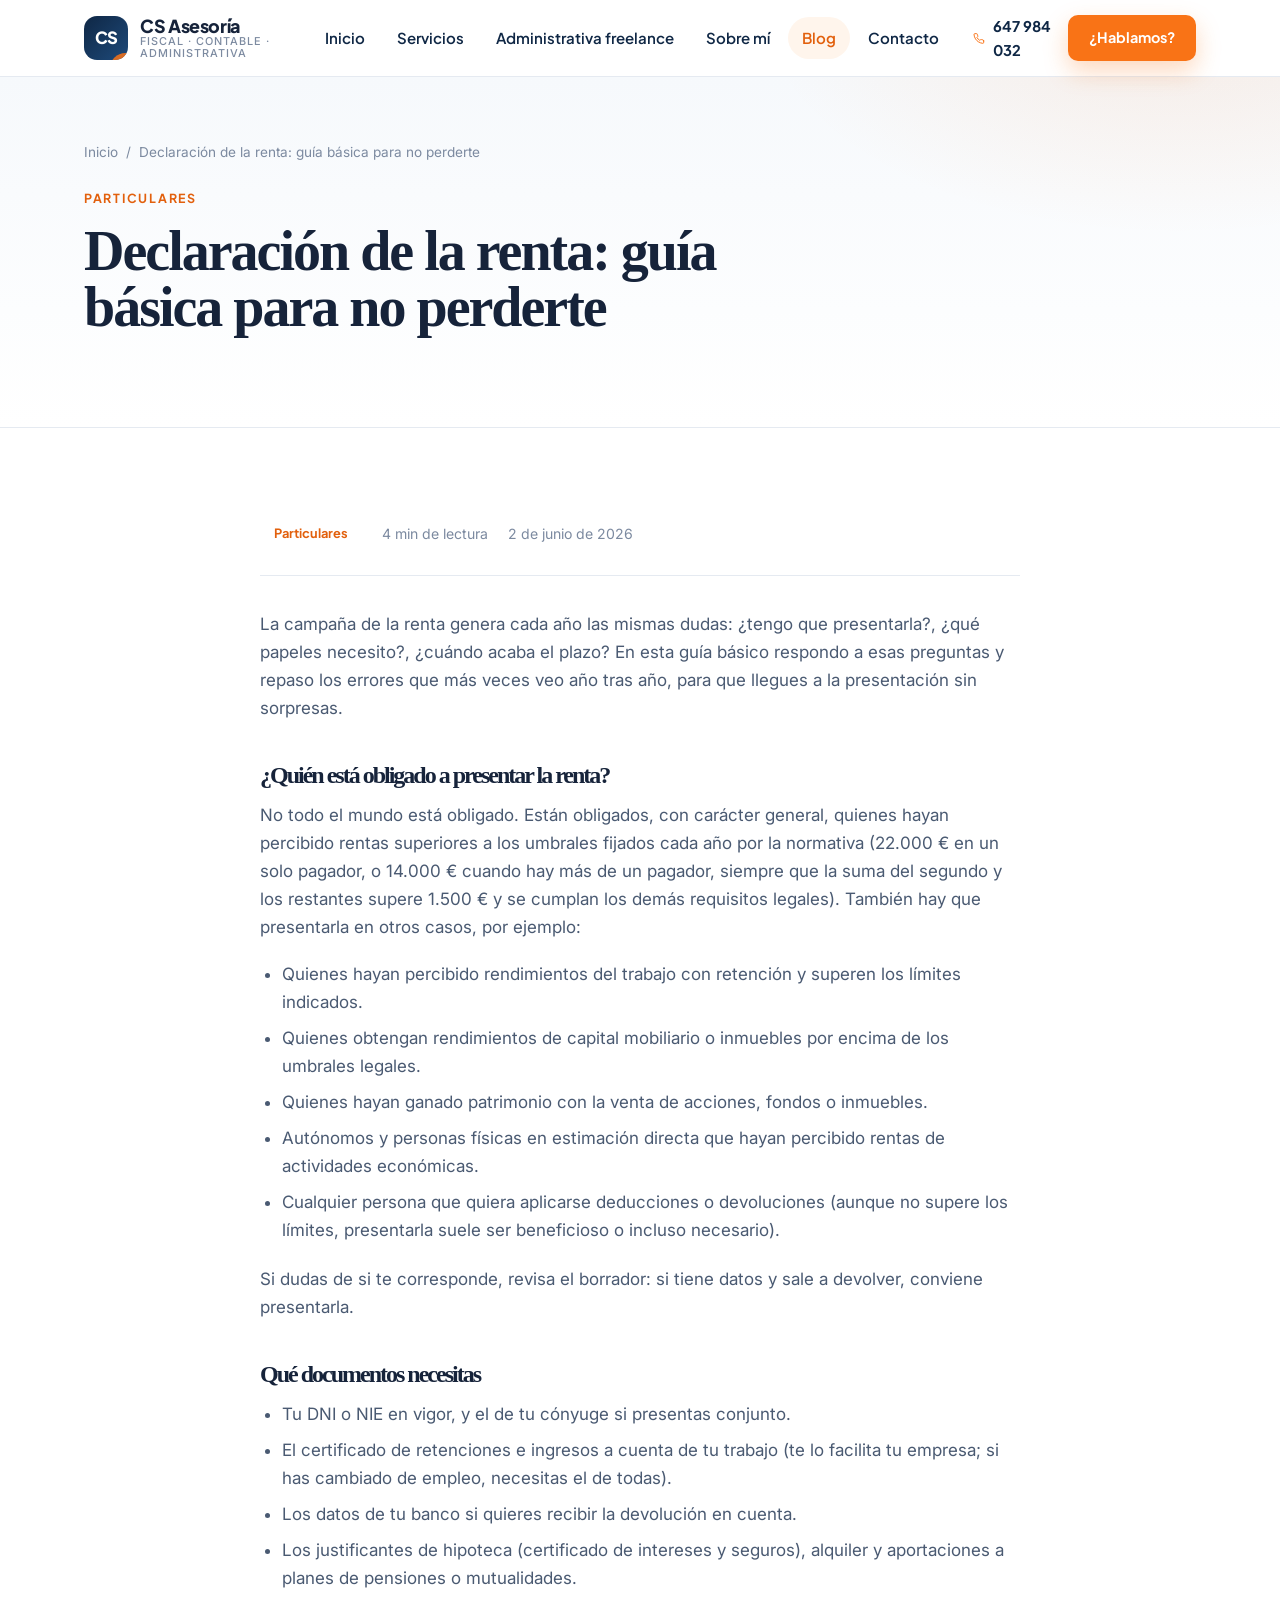
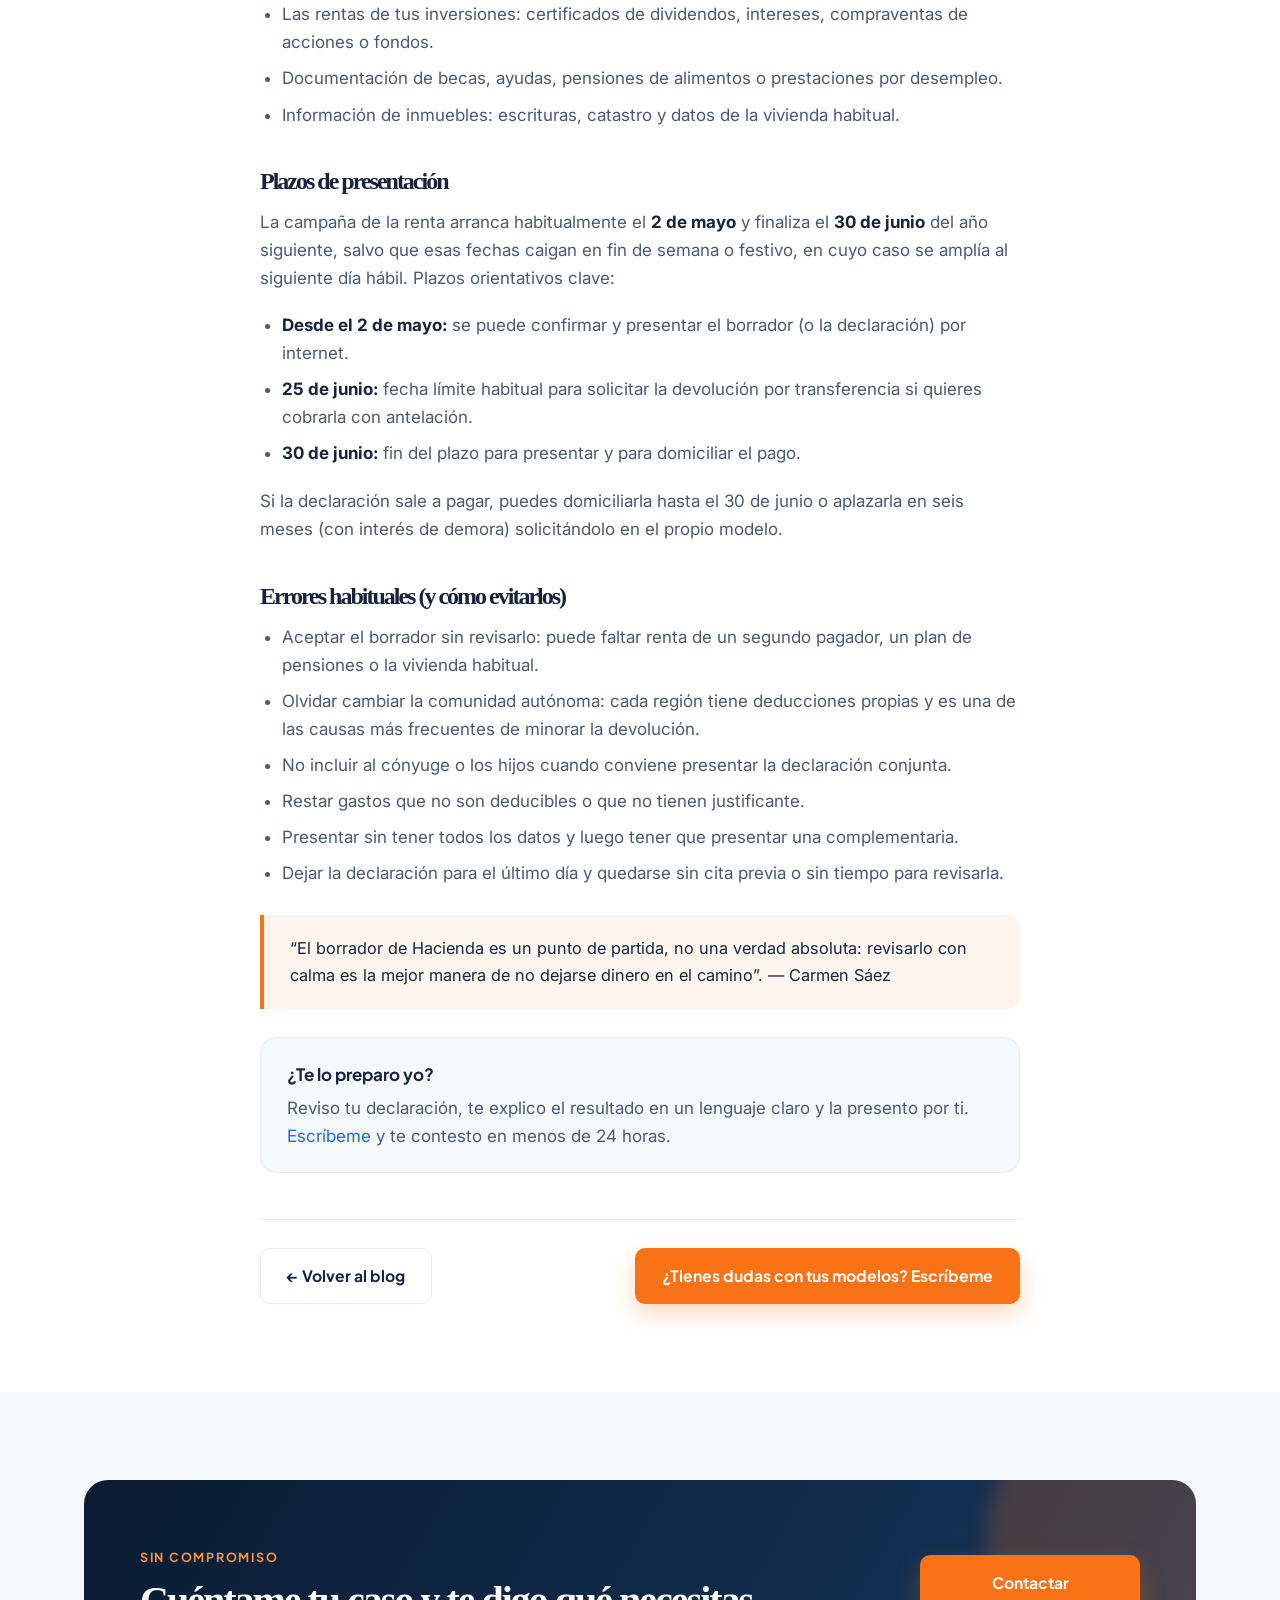
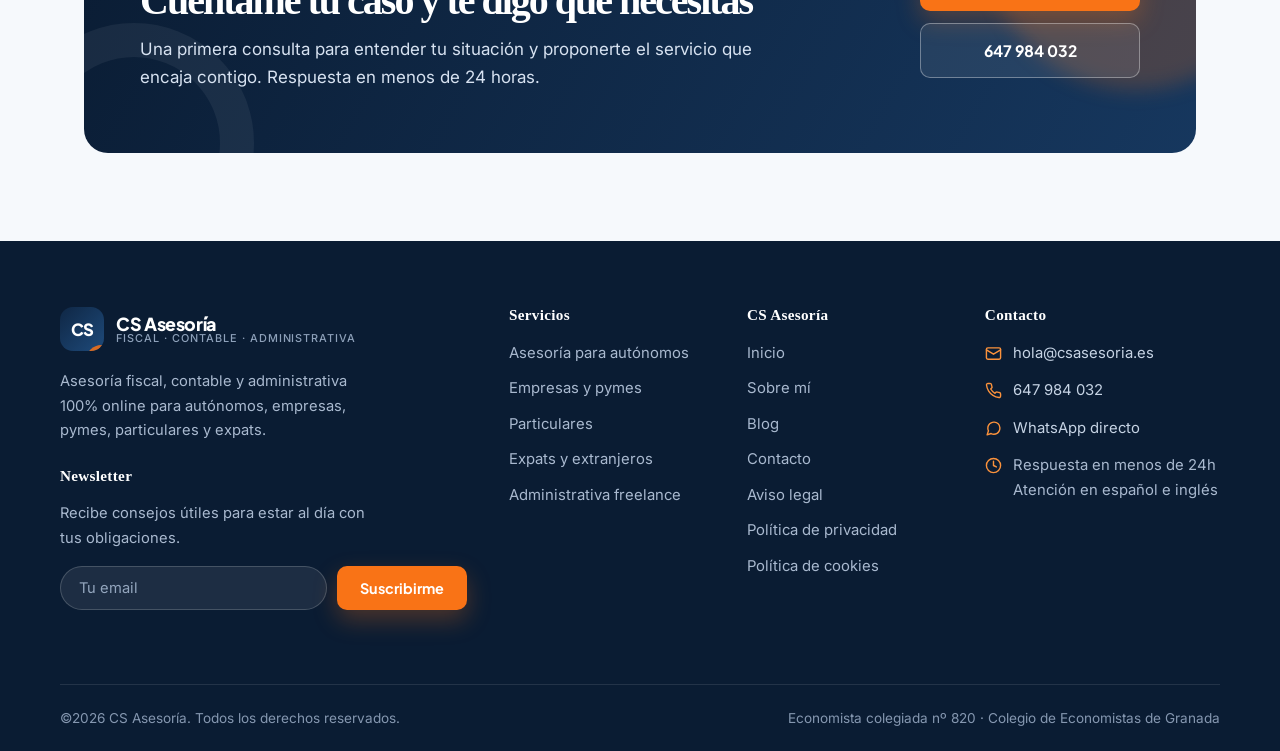
<file: blog/declaracion-renta-guia-basica.html>
<!DOCTYPE html>
<html lang="es">
<head>
<meta charset="UTF-8">
<meta name="viewport" content="width=device-width, initial-scale=1">
<title>Declaración de la renta: guía básica para no perderte · CS Asesoría</title>
<meta name="description" content="Guía básica de la declaración de la renta: quién está obligado a presentarla, qué documentos necesitas, plazos de presentación y los errores habituales al presentar el IRPF.">
<link rel="preconnect" href="https://fonts.googleapis.com">
<link rel="preconnect" href="https://fonts.gstatic.com" crossorigin>
<link href="https://fonts.googleapis.com/css2?family=Inter:wght@400;500;600&family=Playfair+Display:ital,wght@1,500;1,600;1,700&family=Plus+Jakarta+Sans:wght@600;700;800&display=swap" rel="stylesheet">
<link rel="stylesheet" href="../assets/css/styles.css">
<link rel="icon" href="data:image/svg+xml,<svg xmlns='http://www.w3.org/2000/svg' viewBox='0 0 100 100'><rect width='100' height='100' rx='24' fill='%230f2745'/><text x='50' y='66' font-size='44' font-family='sans-serif' font-weight='800' fill='white' text-anchor='middle'>CS</text></svg>">
</head>
<body>

<!-- ===================== CABECERA ===================== -->
<header class="site-header">
  <div class="container header-inner">
    <a class="logo" href="../index.html">
      <span class="logo-mark">CS</span>
      <span class="logo-text">CS Asesoría<small>Fiscal · Contable · Administrativa</small></span>
    </a>

    <nav class="nav" id="main-nav" aria-label="Navegación principal">
      <a class="nav-link" href="../index.html">Inicio</a>
      <a class="nav-link" href="../servicios.html">Servicios</a>
      <a class="nav-link" href="../administrativa.html">Administrativa freelance</a>
      <a class="nav-link" href="../sobre-mi.html">Sobre mí</a>
      <a class="nav-link is-active" href="../blog.html">Blog</a>
      <a class="nav-link" href="../contacto.html">Contacto</a>
    </nav>

    <div class="header-actions">
      <a class="header-phone" href="tel:+34647984032">
        <svg xmlns="http://www.w3.org/2000/svg" viewBox="0 0 24 24" fill="none" stroke="currentColor" stroke-width="2" stroke-linecap="round" stroke-linejoin="round"><path d="M22 16.92v3a2 2 0 0 1-2.18 2 19.79 19.79 0 0 1-8.63-3.07 19.5 19.5 0 0 1-6-6A19.79 19.79 0 0 1 2.12 4.18 2 2 0 0 1 4.11 2h3a2 2 0 0 1 2 1.72c.13.96.36 1.9.7 2.81a2 2 0 0 1-.45 2.11L8.09 9.91a16 16 0 0 0 6 6l1.27-1.27a2 2 0 0 1 2.11-.45c.91.34 1.85.57 2.81.7A2 2 0 0 1 22 16.92z"/></svg>
        647 984 032
      </a>
      <a class="btn btn-primary btn-sm" href="../contacto.html">¿Hablamos?</a>
      <button class="nav-toggle" type="button" aria-label="Abrir menú" aria-expanded="false" aria-controls="main-nav">
        <svg class="icon-menu" xmlns="http://www.w3.org/2000/svg" viewBox="0 0 24 24" fill="none" stroke="currentColor" stroke-width="2" stroke-linecap="round" stroke-linejoin="round"><line x1="3" y1="6" x2="21" y2="6"/><line x1="3" y1="12" x2="21" y2="12"/><line x1="3" y1="18" x2="21" y2="18"/></svg>
        <svg class="icon-close" xmlns="http://www.w3.org/2000/svg" viewBox="0 0 24 24" fill="none" stroke="currentColor" stroke-width="2" stroke-linecap="round" stroke-linejoin="round"><line x1="18" y1="6" x2="6" y2="18"/><line x1="6" y1="6" x2="18" y2="18"/></svg>
      </button>
    </div>
  </div>
</header>

<main>

<!-- ===================== CABECERA DE PÁGINA ===================== -->
<section class="page-hero">
  <div class="container">
    <ul class="breadcrumb">
      <li><a href="../index.html">Inicio</a></li>
      <li>/</li>
      <li>Declaración de la renta: guía básica para no perderte</li>
    </ul>
    <span class="eyebrow">Particulares</span>
    <h1>Declaración de la renta: guía básica para no perderte</h1>
  </div>
</section>

<!-- ===================== ARTÍCULO ===================== -->
<section class="section">
  <div class="container">
    <article class="article">

      <div class="article-meta">
        <span class="badge">Particulares</span>
        <span>4 min de lectura</span>
        <span>2 de junio de 2026</span>
      </div>

      <p>La campaña de la renta genera cada año las mismas dudas: ¿tengo que presentarla?, ¿qué papeles necesito?, ¿cuándo acaba el plazo? En esta guía básico respondo a esas preguntas y repaso los errores que más veces veo año tras año, para que llegues a la presentación sin sorpresas.</p>

      <h2>¿Quién está obligado a presentar la renta?</h2>
      <p>No todo el mundo está obligado. Están obligados, con carácter general, quienes hayan percibido rentas superiores a los umbrales fijados cada año por la normativa (22.000 € en un solo pagador, o 14.000 € cuando hay más de un pagador, siempre que la suma del segundo y los restantes supere 1.500 € y se cumplan los demás requisitos legales). También hay que presentarla en otros casos, por ejemplo:</p>
      <ul>
        <li>Quienes hayan percibido rendimientos del trabajo con retención y superen los límites indicados.</li>
        <li>Quienes obtengan rendimientos de capital mobiliario o inmuebles por encima de los umbrales legales.</li>
        <li>Quienes hayan ganado patrimonio con la venta de acciones, fondos o inmuebles.</li>
        <li>Autónomos y personas físicas en estimación directa que hayan percibido rentas de actividades económicas.</li>
        <li>Cualquier persona que quiera aplicarse deducciones o devoluciones (aunque no supere los límites, presentarla suele ser beneficioso o incluso necesario).</li>
      </ul>
      <p>Si dudas de si te corresponde, revisa el borrador: si tiene datos y sale a devolver, conviene presentarla.</p>

      <h2>Qué documentos necesitas</h2>
      <ul>
        <li>Tu DNI o NIE en vigor, y el de tu cónyuge si presentas conjunto.</li>
        <li>El certificado de retenciones e ingresos a cuenta de tu trabajo (te lo facilita tu empresa; si has cambiado de empleo, necesitas el de todas).</li>
        <li>Los datos de tu banco si quieres recibir la devolución en cuenta.</li>
        <li>Los justificantes de hipoteca (certificado de intereses y seguros), alquiler y aportaciones a planes de pensiones o mutualidades.</li>
        <li>Las rentas de tus inversiones: certificados de dividendos, intereses, compraventas de acciones o fondos.</li>
        <li>Documentación de becas, ayudas, pensiones de alimentos o prestaciones por desempleo.</li>
        <li>Información de inmuebles: escrituras, catastro y datos de la vivienda habitual.</li>
      </ul>

      <h2>Plazos de presentación</h2>
      <p>La campaña de la renta arranca habitualmente el <strong>2 de mayo</strong> y finaliza el <strong>30 de junio</strong> del año siguiente, salvo que esas fechas caigan en fin de semana o festivo, en cuyo caso se amplía al siguiente día hábil. Plazos orientativos clave:</p>
      <ul>
        <li><strong>Desde el 2 de mayo:</strong> se puede confirmar y presentar el borrador (o la declaración) por internet.</li>
        <li><strong>25 de junio:</strong> fecha límite habitual para solicitar la devolución por transferencia si quieres cobrarla con antelación.</li>
        <li><strong>30 de junio:</strong> fin del plazo para presentar y para domiciliar el pago.</li>
      </ul>
      <p>Si la declaración sale a pagar, puedes domiciliarla hasta el 30 de junio o aplazarla en seis meses (con interés de demora) solicitándolo en el propio modelo.</p>

      <h2>Errores habituales (y cómo evitarlos)</h2>
      <ul>
        <li>Aceptar el borrador sin revisarlo: puede faltar renta de un segundo pagador, un plan de pensiones o la vivienda habitual.</li>
        <li>Olvidar cambiar la comunidad autónoma: cada región tiene deducciones propias y es una de las causas más frecuentes de minorar la devolución.</li>
        <li>No incluir al cónyuge o los hijos cuando conviene presentar la declaración conjunta.</li>
        <li>Restar gastos que no son deducibles o que no tienen justificante.</li>
        <li>Presentar sin tener todos los datos y luego tener que presentar una complementaria.</li>
        <li>Dejar la declaración para el último día y quedarse sin cita previa o sin tiempo para revisarla.</li>
      </ul>

      <blockquote>“El borrador de Hacienda es un punto de partida, no una verdad absoluta: revisarlo con calma es la mejor manera de no dejarse dinero en el camino”. — Carmen Sáez</blockquote>

      <div class="callout">
        <strong>¿Te lo preparo yo?</strong>
        Reviso tu declaración, te explico el resultado en un lenguaje claro y la presento por ti. <a href="../contacto.html">Escríbeme</a> y te contesto en menos de 24 horas.
      </div>

      <div class="article-footer">
        <a class="btn btn-outline" href="../blog.html">← Volver al blog</a>
        <a class="btn btn-primary" href="../contacto.html">¿Tienes dudas con tus modelos? Escríbeme</a>
      </div>
    </article>
  </div>
</section>

<!-- ===================== CTA ===================== -->
<section class="section section-alt">
  <div class="container">
    <div class="cta-band reveal">
      <div>
        <span class="eyebrow eyebrow-light">Sin compromiso</span>
        <h2>Cuéntame tu caso y te digo qué necesitas</h2>
        <p>Una primera consulta para entender tu situación y proponerte el servicio que encaja contigo. Respuesta en menos de 24 horas.</p>
      </div>
      <div class="cta-actions">
        <a class="btn btn-primary" href="../contacto.html">Contactar</a>
        <a class="btn btn-ghost-light" href="tel:+34647984032">647 984 032</a>
      </div>
    </div>
  </div>
</section>

</main>

<!-- ===================== FOOTER ===================== -->
<footer class="site-footer">
  <div class="container footer-main">
    <div class="footer-brand">
      <a class="logo" href="../index.html">
        <span class="logo-mark">CS</span>
        <span class="logo-text">CS Asesoría<small>Fiscal · Contable · Administrativa</small></span>
      </a>
      <p>Asesoría fiscal, contable y administrativa 100% online para autónomos, empresas, pymes, particulares y expats.</p>

      <h4 style="margin-top:26px;">Newsletter</h4>
      <p class="small" style="margin-bottom:0;">Recibe consejos útiles para estar al día con tus obligaciones.</p>
      <form class="newsletter" id="newsletter-form" novalidate>
        <label for="nl-email" class="visually-hidden" style="position:absolute;left:-9999px;">Tu email</label>
        <input id="nl-email" type="email" name="email" placeholder="Tu email" required>
        <button class="btn btn-primary btn-sm" type="submit">Suscribirme</button>
      </form>
      <p class="newsletter-status" id="newsletter-status" role="status"></p>
    </div>

    <div>
      <h4>Servicios</h4>
      <ul class="footer-links">
        <li><a href="../servicios.html#autonomos">Asesoría para autónomos</a></li>
        <li><a href="../servicios.html#empresas">Empresas y pymes</a></li>
        <li><a href="../servicios.html#particulares">Particulares</a></li>
        <li><a href="../servicios.html#expats">Expats y extranjeros</a></li>
        <li><a href="../administrativa.html">Administrativa freelance</a></li>
      </ul>
    </div>

    <div>
      <h4>CS Asesoría</h4>
      <ul class="footer-links">
        <li><a href="../index.html">Inicio</a></li>
        <li><a href="../sobre-mi.html">Sobre mí</a></li>
        <li><a href="../blog.html">Blog</a></li>
        <li><a href="../contacto.html">Contacto</a></li>
        <li><a href="../aviso-legal.html">Aviso legal</a></li>
        <li><a href="../politica-privacidad.html">Política de privacidad</a></li>
        <li><a href="../politica-cookies.html">Política de cookies</a></li>
      </ul>
    </div>

    <div>
      <h4>Contacto</h4>
      <ul class="footer-contact">
        <li>
          <svg xmlns="http://www.w3.org/2000/svg" viewBox="0 0 24 24" fill="none" stroke="currentColor" stroke-width="2" stroke-linecap="round" stroke-linejoin="round"><rect x="2" y="4" width="20" height="16" rx="2"/><path d="m22 7-10 6L2 7"/></svg>
          <span><a href="mailto:hola@csasesoria.es">hola@csasesoria.es</a></span>
        </li>
        <li>
          <svg xmlns="http://www.w3.org/2000/svg" viewBox="0 0 24 24" fill="none" stroke="currentColor" stroke-width="2" stroke-linecap="round" stroke-linejoin="round"><path d="M22 16.92v3a2 2 0 0 1-2.18 2 19.79 19.79 0 0 1-8.63-3.07 19.5 19.5 0 0 1-6-6A19.79 19.79 0 0 1 2.12 4.18 2 2 0 0 1 4.11 2h3a2 2 0 0 1 2 1.72c.13.96.36 1.9.7 2.81a2 2 0 0 1-.45 2.11L8.09 9.91a16 16 0 0 0 6 6l1.27-1.27a2 2 0 0 1 2.11-.45c.91.34 1.85.57 2.81.7A2 2 0 0 1 22 16.92z"/></svg>
          <span><a href="tel:+34647984032">647 984 032</a></span>
        </li>
        <li>
          <svg xmlns="http://www.w3.org/2000/svg" viewBox="0 0 24 24" fill="none" stroke="currentColor" stroke-width="2" stroke-linecap="round" stroke-linejoin="round"><path d="M21 11.5a8.38 8.38 0 0 1-.9 3.8 8.5 8.5 0 0 1-7.6 4.7 8.38 8.38 0 0 1-3.8-.9L3 21l1.9-5.7a8.38 8.38 0 0 1-.9-3.8 8.5 8.5 0 0 1 4.7-7.6 8.38 8.38 0 0 1 3.8-.9h.5a8.48 8.48 0 0 1 8 8v.5z"/></svg>
          <span><a href="https://wa.me/34647984032" target="_blank" rel="noopener">WhatsApp directo</a></span>
        </li>
        <li>
          <svg xmlns="http://www.w3.org/2000/svg" viewBox="0 0 24 24" fill="none" stroke="currentColor" stroke-width="2" stroke-linecap="round" stroke-linejoin="round"><circle cx="12" cy="12" r="10"/><polyline points="12 6 12 12 16 14"/></svg>
          <span>Respuesta en menos de 24h<br>Atención en español e inglés</span>
        </li>
      </ul>
    </div>
  </div>

  <div class="container footer-bottom">
    <span>©<span data-year>2026</span> CS Asesoría. Todos los derechos reservados.</span>
    <span>Economista colegiada nº 820 · Colegio de Economistas de Granada</span>
  </div>
</footer>

<button class="back-to-top" type="button" aria-label="Volver arriba">
  <svg xmlns="http://www.w3.org/2000/svg" viewBox="0 0 24 24" fill="none" stroke="currentColor" stroke-width="2.2" stroke-linecap="round" stroke-linejoin="round"><polyline points="18 15 12 9 6 15"/></svg>
</button>

<script src="../assets/js/main.js"></script>
</body>
</html>
</file>
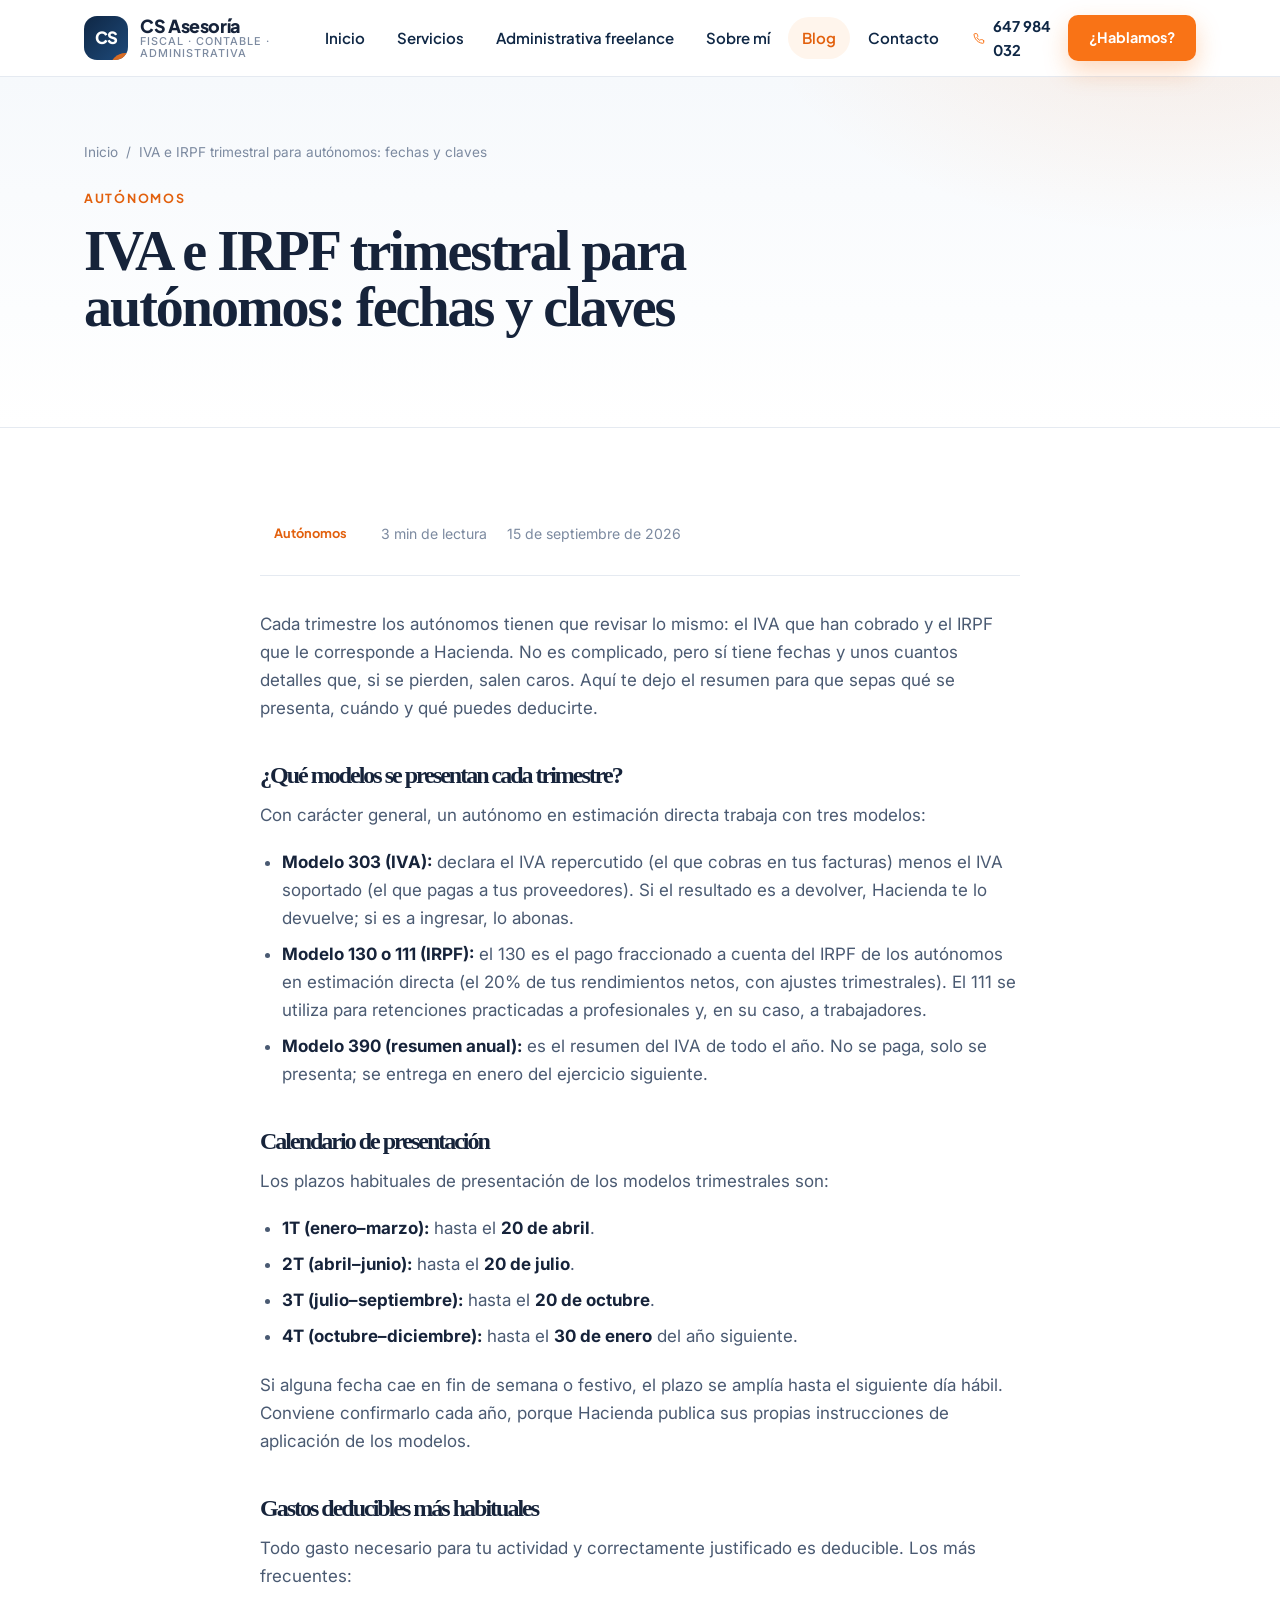
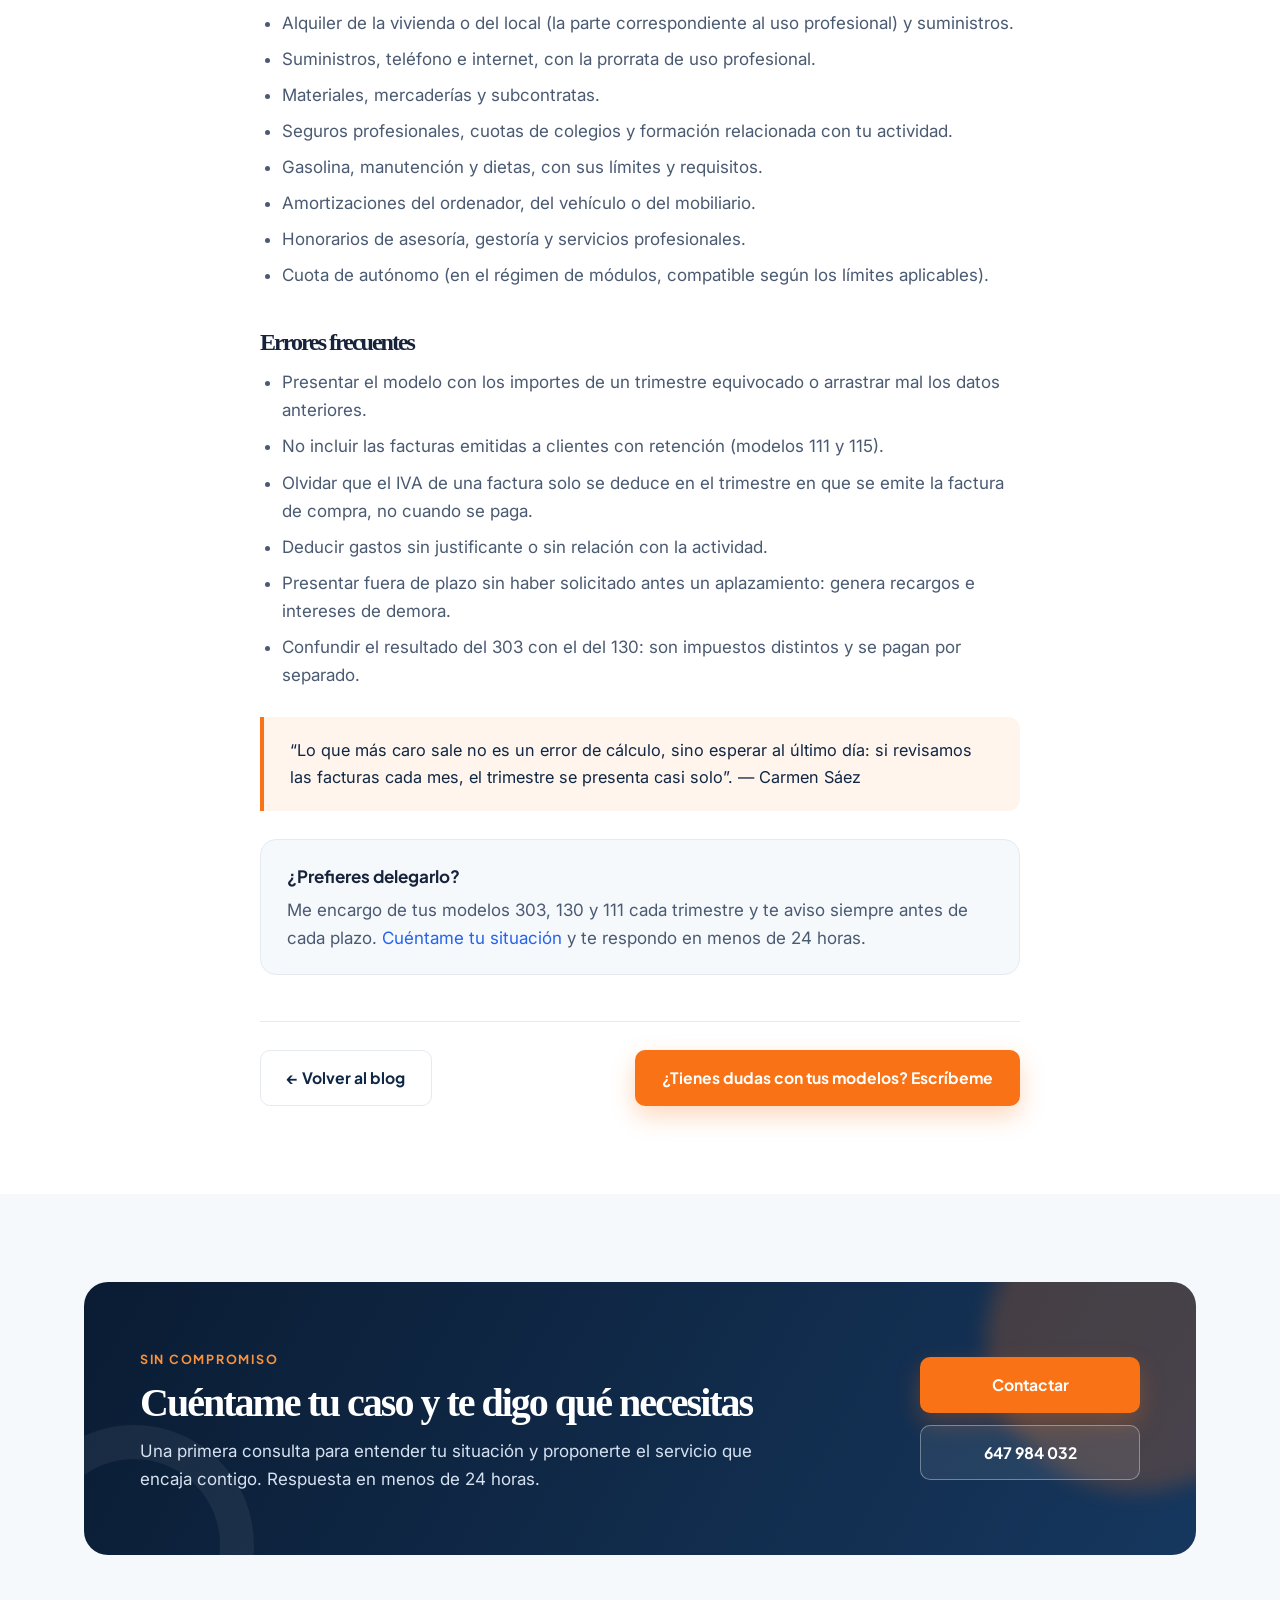
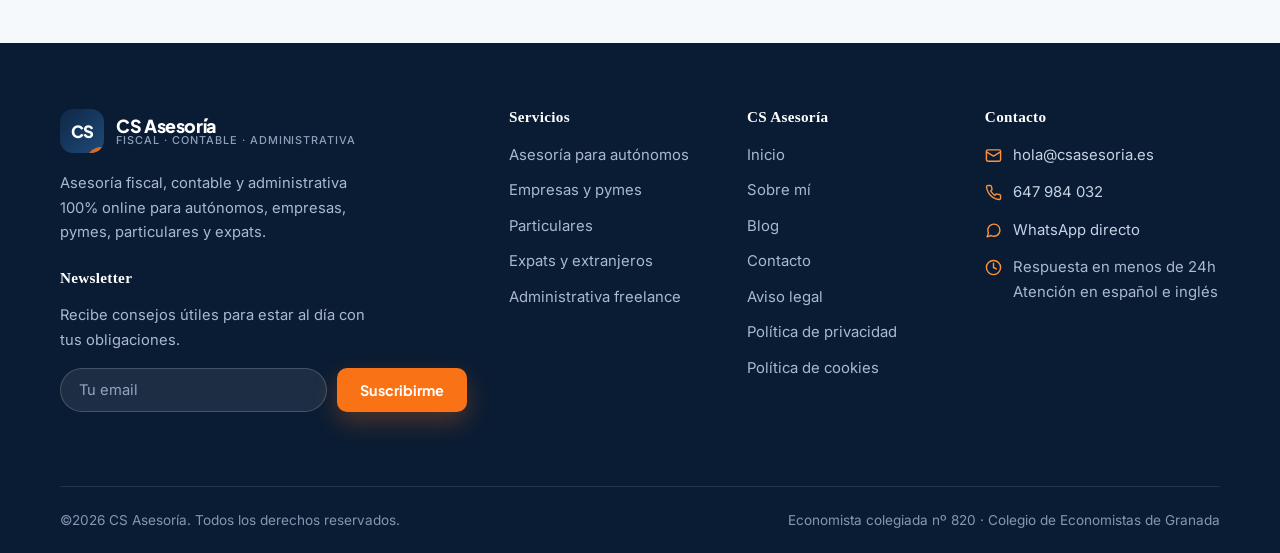
<file: blog/iva-irpf-trimestral-autonomos.html>
<!DOCTYPE html>
<html lang="es">
<head>
<meta charset="UTF-8">
<meta name="viewport" content="width=device-width, initial-scale=1">
<title>IVA e IRPF trimestral para autónomos: fechas y claves · CS Asesoría</title>
<meta name="description" content="Qué modelos presenta un autónomo cada trimestre (303, 130/111 y 390), el calendario de presentación, los gastos deducibles más habituales y los errores frecuentes que conviene evitar.">
<link rel="preconnect" href="https://fonts.googleapis.com">
<link rel="preconnect" href="https://fonts.gstatic.com" crossorigin>
<link href="https://fonts.googleapis.com/css2?family=Inter:wght@400;500;600&family=Playfair+Display:ital,wght@1,500;1,600;1,700&family=Plus+Jakarta+Sans:wght@600;700;800&display=swap" rel="stylesheet">
<link rel="stylesheet" href="../assets/css/styles.css">
<link rel="icon" href="data:image/svg+xml,<svg xmlns='http://www.w3.org/2000/svg' viewBox='0 0 100 100'><rect width='100' height='100' rx='24' fill='%230f2745'/><text x='50' y='66' font-size='44' font-family='sans-serif' font-weight='800' fill='white' text-anchor='middle'>CS</text></svg>">
</head>
<body>

<!-- ===================== CABECERA ===================== -->
<header class="site-header">
  <div class="container header-inner">
    <a class="logo" href="../index.html">
      <span class="logo-mark">CS</span>
      <span class="logo-text">CS Asesoría<small>Fiscal · Contable · Administrativa</small></span>
    </a>

    <nav class="nav" id="main-nav" aria-label="Navegación principal">
      <a class="nav-link" href="../index.html">Inicio</a>
      <a class="nav-link" href="../servicios.html">Servicios</a>
      <a class="nav-link" href="../administrativa.html">Administrativa freelance</a>
      <a class="nav-link" href="../sobre-mi.html">Sobre mí</a>
      <a class="nav-link is-active" href="../blog.html">Blog</a>
      <a class="nav-link" href="../contacto.html">Contacto</a>
    </nav>

    <div class="header-actions">
      <a class="header-phone" href="tel:+34647984032">
        <svg xmlns="http://www.w3.org/2000/svg" viewBox="0 0 24 24" fill="none" stroke="currentColor" stroke-width="2" stroke-linecap="round" stroke-linejoin="round"><path d="M22 16.92v3a2 2 0 0 1-2.18 2 19.79 19.79 0 0 1-8.63-3.07 19.5 19.5 0 0 1-6-6A19.79 19.79 0 0 1 2.12 4.18 2 2 0 0 1 4.11 2h3a2 2 0 0 1 2 1.72c.13.96.36 1.9.7 2.81a2 2 0 0 1-.45 2.11L8.09 9.91a16 16 0 0 0 6 6l1.27-1.27a2 2 0 0 1 2.11-.45c.91.34 1.85.57 2.81.7A2 2 0 0 1 22 16.92z"/></svg>
        647 984 032
      </a>
      <a class="btn btn-primary btn-sm" href="../contacto.html">¿Hablamos?</a>
      <button class="nav-toggle" type="button" aria-label="Abrir menú" aria-expanded="false" aria-controls="main-nav">
        <svg class="icon-menu" xmlns="http://www.w3.org/2000/svg" viewBox="0 0 24 24" fill="none" stroke="currentColor" stroke-width="2" stroke-linecap="round" stroke-linejoin="round"><line x1="3" y1="6" x2="21" y2="6"/><line x1="3" y1="12" x2="21" y2="12"/><line x1="3" y1="18" x2="21" y2="18"/></svg>
        <svg class="icon-close" xmlns="http://www.w3.org/2000/svg" viewBox="0 0 24 24" fill="none" stroke="currentColor" stroke-width="2" stroke-linecap="round" stroke-linejoin="round"><line x1="18" y1="6" x2="6" y2="18"/><line x1="6" y1="6" x2="18" y2="18"/></svg>
      </button>
    </div>
  </div>
</header>

<main>

<!-- ===================== CABECERA DE PÁGINA ===================== -->
<section class="page-hero">
  <div class="container">
    <ul class="breadcrumb">
      <li><a href="../index.html">Inicio</a></li>
      <li>/</li>
      <li>IVA e IRPF trimestral para autónomos: fechas y claves</li>
    </ul>
    <span class="eyebrow">Autónomos</span>
    <h1>IVA e IRPF trimestral para autónomos: fechas y claves</h1>
  </div>
</section>

<!-- ===================== ARTÍCULO ===================== -->
<section class="section">
  <div class="container">
    <article class="article">

      <div class="article-meta">
        <span class="badge">Autónomos</span>
        <span>3 min de lectura</span>
        <span>15 de septiembre de 2026</span>
      </div>

      <p>Cada trimestre los autónomos tienen que revisar lo mismo: el IVA que han cobrado y el IRPF que le corresponde a Hacienda. No es complicado, pero sí tiene fechas y unos cuantos detalles que, si se pierden, salen caros. Aquí te dejo el resumen para que sepas qué se presenta, cuándo y qué puedes deducirte.</p>

      <h2>¿Qué modelos se presentan cada trimestre?</h2>
      <p>Con carácter general, un autónomo en estimación directa trabaja con tres modelos:</p>
      <ul>
        <li><strong>Modelo 303 (IVA):</strong> declara el IVA repercutido (el que cobras en tus facturas) menos el IVA soportado (el que pagas a tus proveedores). Si el resultado es a devolver, Hacienda te lo devuelve; si es a ingresar, lo abonas.</li>
        <li><strong>Modelo 130 o 111 (IRPF):</strong> el 130 es el pago fraccionado a cuenta del IRPF de los autónomos en estimación directa (el 20% de tus rendimientos netos, con ajustes trimestrales). El 111 se utiliza para retenciones practicadas a profesionales y, en su caso, a trabajadores.</li>
        <li><strong>Modelo 390 (resumen anual):</strong> es el resumen del IVA de todo el año. No se paga, solo se presenta; se entrega en enero del ejercicio siguiente.</li>
      </ul>

      <h2>Calendario de presentación</h2>
      <p>Los plazos habituales de presentación de los modelos trimestrales son:</p>
      <ul>
        <li><strong>1T (enero–marzo):</strong> hasta el <strong>20 de abril</strong>.</li>
        <li><strong>2T (abril–junio):</strong> hasta el <strong>20 de julio</strong>.</li>
        <li><strong>3T (julio–septiembre):</strong> hasta el <strong>20 de octubre</strong>.</li>
        <li><strong>4T (octubre–diciembre):</strong> hasta el <strong>30 de enero</strong> del año siguiente.</li>
      </ul>
      <p>Si alguna fecha cae en fin de semana o festivo, el plazo se amplía hasta el siguiente día hábil. Conviene confirmarlo cada año, porque Hacienda publica sus propias instrucciones de aplicación de los modelos.</p>

      <h2>Gastos deducibles más habituales</h2>
      <p>Todo gasto necesario para tu actividad y correctamente justificado es deducible. Los más frecuentes:</p>
      <ul>
        <li>Alquiler de la vivienda o del local (la parte correspondiente al uso profesional) y suministros.</li>
        <li>Suministros, teléfono e internet, con la prorrata de uso profesional.</li>
        <li>Materiales, mercaderías y subcontratas.</li>
        <li>Seguros profesionales, cuotas de colegios y formación relacionada con tu actividad.</li>
        <li>Gasolina, manutención y dietas, con sus límites y requisitos.</li>
        <li>Amortizaciones del ordenador, del vehículo o del mobiliario.</li>
        <li>Honorarios de asesoría, gestoría y servicios profesionales.</li>
        <li>Cuota de autónomo (en el régimen de módulos, compatible según los límites aplicables).</li>
      </ul>

      <h2>Errores frecuentes</h2>
      <ul>
        <li>Presentar el modelo con los importes de un trimestre equivocado o arrastrar mal los datos anteriores.</li>
        <li>No incluir las facturas emitidas a clientes con retención (modelos 111 y 115).</li>
        <li>Olvidar que el IVA de una factura solo se deduce en el trimestre en que se emite la factura de compra, no cuando se paga.</li>
        <li>Deducir gastos sin justificante o sin relación con la actividad.</li>
        <li>Presentar fuera de plazo sin haber solicitado antes un aplazamiento: genera recargos e intereses de demora.</li>
        <li>Confundir el resultado del 303 con el del 130: son impuestos distintos y se pagan por separado.</li>
      </ul>

      <blockquote>“Lo que más caro sale no es un error de cálculo, sino esperar al último día: si revisamos las facturas cada mes, el trimestre se presenta casi solo”. — Carmen Sáez</blockquote>

      <div class="callout">
        <strong>¿Prefieres delegarlo?</strong>
        Me encargo de tus modelos 303, 130 y 111 cada trimestre y te aviso siempre antes de cada plazo. <a href="../contacto.html">Cuéntame tu situación</a> y te respondo en menos de 24 horas.
      </div>

      <div class="article-footer">
        <a class="btn btn-outline" href="../blog.html">← Volver al blog</a>
        <a class="btn btn-primary" href="../contacto.html">¿Tienes dudas con tus modelos? Escríbeme</a>
      </div>
    </article>
  </div>
</section>

<!-- ===================== CTA ===================== -->
<section class="section section-alt">
  <div class="container">
    <div class="cta-band reveal">
      <div>
        <span class="eyebrow eyebrow-light">Sin compromiso</span>
        <h2>Cuéntame tu caso y te digo qué necesitas</h2>
        <p>Una primera consulta para entender tu situación y proponerte el servicio que encaja contigo. Respuesta en menos de 24 horas.</p>
      </div>
      <div class="cta-actions">
        <a class="btn btn-primary" href="../contacto.html">Contactar</a>
        <a class="btn btn-ghost-light" href="tel:+34647984032">647 984 032</a>
      </div>
    </div>
  </div>
</section>

</main>

<!-- ===================== FOOTER ===================== -->
<footer class="site-footer">
  <div class="container footer-main">
    <div class="footer-brand">
      <a class="logo" href="../index.html">
        <span class="logo-mark">CS</span>
        <span class="logo-text">CS Asesoría<small>Fiscal · Contable · Administrativa</small></span>
      </a>
      <p>Asesoría fiscal, contable y administrativa 100% online para autónomos, empresas, pymes, particulares y expats.</p>

      <h4 style="margin-top:26px;">Newsletter</h4>
      <p class="small" style="margin-bottom:0;">Recibe consejos útiles para estar al día con tus obligaciones.</p>
      <form class="newsletter" id="newsletter-form" novalidate>
        <label for="nl-email" class="visually-hidden" style="position:absolute;left:-9999px;">Tu email</label>
        <input id="nl-email" type="email" name="email" placeholder="Tu email" required>
        <button class="btn btn-primary btn-sm" type="submit">Suscribirme</button>
      </form>
      <p class="newsletter-status" id="newsletter-status" role="status"></p>
    </div>

    <div>
      <h4>Servicios</h4>
      <ul class="footer-links">
        <li><a href="../servicios.html#autonomos">Asesoría para autónomos</a></li>
        <li><a href="../servicios.html#empresas">Empresas y pymes</a></li>
        <li><a href="../servicios.html#particulares">Particulares</a></li>
        <li><a href="../servicios.html#expats">Expats y extranjeros</a></li>
        <li><a href="../administrativa.html">Administrativa freelance</a></li>
      </ul>
    </div>

    <div>
      <h4>CS Asesoría</h4>
      <ul class="footer-links">
        <li><a href="../index.html">Inicio</a></li>
        <li><a href="../sobre-mi.html">Sobre mí</a></li>
        <li><a href="../blog.html">Blog</a></li>
        <li><a href="../contacto.html">Contacto</a></li>
        <li><a href="../aviso-legal.html">Aviso legal</a></li>
        <li><a href="../politica-privacidad.html">Política de privacidad</a></li>
        <li><a href="../politica-cookies.html">Política de cookies</a></li>
      </ul>
    </div>

    <div>
      <h4>Contacto</h4>
      <ul class="footer-contact">
        <li>
          <svg xmlns="http://www.w3.org/2000/svg" viewBox="0 0 24 24" fill="none" stroke="currentColor" stroke-width="2" stroke-linecap="round" stroke-linejoin="round"><rect x="2" y="4" width="20" height="16" rx="2"/><path d="m22 7-10 6L2 7"/></svg>
          <span><a href="mailto:hola@csasesoria.es">hola@csasesoria.es</a></span>
        </li>
        <li>
          <svg xmlns="http://www.w3.org/2000/svg" viewBox="0 0 24 24" fill="none" stroke="currentColor" stroke-width="2" stroke-linecap="round" stroke-linejoin="round"><path d="M22 16.92v3a2 2 0 0 1-2.18 2 19.79 19.79 0 0 1-8.63-3.07 19.5 19.5 0 0 1-6-6A19.79 19.79 0 0 1 2.12 4.18 2 2 0 0 1 4.11 2h3a2 2 0 0 1 2 1.72c.13.96.36 1.9.7 2.81a2 2 0 0 1-.45 2.11L8.09 9.91a16 16 0 0 0 6 6l1.27-1.27a2 2 0 0 1 2.11-.45c.91.34 1.85.57 2.81.7A2 2 0 0 1 22 16.92z"/></svg>
          <span><a href="tel:+34647984032">647 984 032</a></span>
        </li>
        <li>
          <svg xmlns="http://www.w3.org/2000/svg" viewBox="0 0 24 24" fill="none" stroke="currentColor" stroke-width="2" stroke-linecap="round" stroke-linejoin="round"><path d="M21 11.5a8.38 8.38 0 0 1-.9 3.8 8.5 8.5 0 0 1-7.6 4.7 8.38 8.38 0 0 1-3.8-.9L3 21l1.9-5.7a8.38 8.38 0 0 1-.9-3.8 8.5 8.5 0 0 1 4.7-7.6 8.38 8.38 0 0 1 3.8-.9h.5a8.48 8.48 0 0 1 8 8v.5z"/></svg>
          <span><a href="https://wa.me/34647984032" target="_blank" rel="noopener">WhatsApp directo</a></span>
        </li>
        <li>
          <svg xmlns="http://www.w3.org/2000/svg" viewBox="0 0 24 24" fill="none" stroke="currentColor" stroke-width="2" stroke-linecap="round" stroke-linejoin="round"><circle cx="12" cy="12" r="10"/><polyline points="12 6 12 12 16 14"/></svg>
          <span>Respuesta en menos de 24h<br>Atención en español e inglés</span>
        </li>
      </ul>
    </div>
  </div>

  <div class="container footer-bottom">
    <span>©<span data-year>2026</span> CS Asesoría. Todos los derechos reservados.</span>
    <span>Economista colegiada nº 820 · Colegio de Economistas de Granada</span>
  </div>
</footer>

<button class="back-to-top" type="button" aria-label="Volver arriba">
  <svg xmlns="http://www.w3.org/2000/svg" viewBox="0 0 24 24" fill="none" stroke="currentColor" stroke-width="2.2" stroke-linecap="round" stroke-linejoin="round"><polyline points="18 15 12 9 6 15"/></svg>
</button>

<script src="../assets/js/main.js"></script>
</body>
</html>
</file>
<file: assets/css/styles.css>
/* =========================================================
   CS Asesoría — Hoja de estilos principal
   Diseño: corporativo azul marino + acentos cálidos
   Estructura:
   1. Variables y reset
   2. Tipografía y utilidades base
   3. Botones
   4. Cabecera y navegación
   5. Secciones y rejillas
   6. Componentes (tarjetas, listas, pasos, etc.)
   7. Hero
   8. Bloques de página (servicios, sobre mí, blog, contacto)
   9. Formularios
   10. Footer
   11. Animaciones y responsive
   ========================================================= */

/* ---------- 1. Variables y reset ---------- */
:root {
  --navy-900: #0a1c33;
  --navy-800: #0f2745;
  --navy-700: #16375e;
  --navy-600: #1e4a7a;
  --navy-100: #e3ebf5;

  --orange-600: #e2600d;
  --orange-500: #f97316;
  --orange-400: #fb923c;
  --orange-50: #fff5ec;

  --teal-500: #0fa47f;
  --teal-50: #e9f8f3;

  --blue-500: #2563eb;
  --blue-50: #eef4ff;

  --ink: #16233a;
  --body: #4a5a72;
  --muted: #7c8aa0;
  --line: #e5eaf1;
  --surface: #ffffff;
  --surface-soft: #f6f9fc;
  --surface-warm: #fffaf4;

  --radius-sm: 10px;
  --radius: 16px;
  --radius-lg: 24px;

  --shadow-sm: 0 2px 8px rgba(10, 28, 51, 0.06);
  --shadow: 0 12px 30px rgba(10, 28, 51, 0.10);
  --shadow-lg: 0 24px 60px rgba(10, 28, 51, 0.16);

  --container: 1160px;
  --header-h: 76px;

  --font-head: "Plus Jakarta Sans", "Segoe UI", system-ui, -apple-system, sans-serif;
  --font-body: "Inter", "Segoe UI", system-ui, -apple-system, sans-serif;
  --font-accent: "Playfair Display", Georgia, "Times New Roman", serif;
}

*,
*::before,
*::after {
  box-sizing: border-box;
}

html {
  scroll-behavior: smooth;
  -webkit-text-size-adjust: 100%;
}

body {
  margin: 0;
  font-family: var(--font-body);
  font-size: 17px;
  line-height: 1.65;
  color: var(--body);
  background: var(--surface);
  -webkit-font-smoothing: antialiased;
}

img,
svg {
  max-width: 100%;
  display: block;
}

a {
  color: var(--blue-500);
  text-decoration: none;
  transition: color 0.2s ease;
}

a:hover {
  color: var(--orange-500);
}

ul,
ol {
  margin: 0;
  padding: 0;
}

/* ---------- 2. Tipografía y utilidades base ---------- */
h1,
h2,
h3,
h4,
h5 {
  /* font-family: var(--font-head); */
  font-family:Montserrat;
  color: var(--ink);
  font-weight: 800;
  line-height:1;
  margin: 0 0 0.6em;
  letter-spacing: -2px;
}

h1 { font-size: clamp(2.2rem, 4.6vw, 3.5rem); }
h2 { font-size: clamp(1.75rem, 3.2vw, 2.5rem); }
h3 { font-size: clamp(1.2rem, 2vw, 1.45rem); }
h4 { font-size: 1.05rem; }

p {
  margin: 0 0 1.1em;
}


p:last-child {
  margin-bottom: 0;
}

strong {
  color: var(--ink);
}

.container {
  width: 100%;
  max-width: var(--container);
  margin-inline: auto;
  padding-inline: 24px;
}

.section {
  padding: 88px 0;
}

.section-sm {
  padding: 56px 0;
}

.section-alt {
  background: var(--surface-soft);
}

.section-warm {
  background: var(--surface-warm);
}

.eyebrow {
  display: inline-block;
  font-family: var(--font-head);
  font-size: 0.78rem;
  font-weight: 700;
  letter-spacing: 0.14em;
  text-transform: uppercase;
  color: var(--orange-600);
  margin-bottom: 14px;
}

/* .eyebrow::before {
  content: "";
  display: inline-block;
  width: 9px;
  height: 9px;
  border-radius: 50%;
  background: var(--orange-500);
  box-shadow: 0 0 0 4px rgba(249, 115, 22, 0.18);
  margin-right: 10px;
  vertical-align: 1px;
} */

.eyebrow-light::before {
  background: var(--orange-400);
  box-shadow: 0 0 0 4px rgba(251, 146, 60, 0.22);
}

/* Palabras de acento en cursiva serif (títulos tipo landing) */
.accent,
em.accent {
  font-family:Montserrat;
  font-style: normal;
  font-weight: bold;
  color: var(--orange-500);
  letter-spacing: -1px;
}

.accent-light {
  color: var(--orange-400);
}

.eyebrow-light {
  color: var(--orange-400);
}

.lead {
  font-size: 1.1rem;
  color: var(--body);
  max-width: 62ch;
}

.text-center {
  text-align: center;
}

.mx-auto {
  margin-inline: auto;
}

.section-head {
  max-width: 720px;
  margin-bottom: 52px;
}

.section-head.text-center {
  margin-inline: auto;
}

.section-head p {
  font-size: 1.08rem;
}

.highlight {
  color: var(--orange-500);
}

.small {
  font-size: 0.9rem;
}

.muted {
  color: var(--muted);
}

/* ---------- 3. Botones ---------- */
.btn {
  display: inline-flex;
  align-items: center;
  justify-content: center;
  gap: 10px;
  font-family: var(--font-head);
  font-size: 0.98rem;
  font-weight: 700;
  padding: 14px 26px;
  border-radius: 10px;
  border: 1.5px solid transparent;
  cursor: pointer;
  text-align: center;
  transition: transform 0.18s ease, box-shadow 0.18s ease, background 0.18s ease, color 0.18s ease, border-color 0.18s ease;
}

.btn:hover {
  transform: translateY(-2px);
}

.btn svg {
  width: 18px;
  height: 18px;
  flex: none;
}

.btn-primary {
  background: var(--orange-500);
  color: #fff;
  box-shadow: 0 10px 24px rgba(249, 115, 22, 0.28);
}

.btn-primary:hover {
  background: var(--orange-600);
  color: #fff;
  box-shadow: 0 14px 30px rgba(249, 115, 22, 0.34);
}

.btn-dark {
  background: var(--navy-800);
  color: #fff;
  box-shadow: 0 10px 24px rgba(10, 28, 51, 0.22);
}

.btn-dark:hover {
  background: var(--navy-700);
  color: #fff;
}

.btn-outline {
  background: transparent;
  color: var(--navy-800);
  border-color: var(--line);
}

.btn-outline:hover {
  border-color: var(--navy-800);
  color: var(--navy-800);
  background: #fff;
}

.btn-light {
  background: #fff;
  color: var(--navy-800);
}

.btn-light:hover {
  color: var(--orange-600);
}

.btn-ghost-light {
  background: rgba(255, 255, 255, 0.08);
  color: #fff;
  border-color: rgba(255, 255, 255, 0.35);
}

.btn-ghost-light:hover {
  background: rgba(255, 255, 255, 0.16);
  color: #fff;
}

.btn-sm {
  padding: 10px 20px;
  font-size: 0.9rem;
}

.btn-block {
  width: 100%;
}

/* ---------- 4. Cabecera y navegación ---------- */
.topbar {
  background: var(--navy-900);
  color: #c6d3e4;
  font-size: 0.83rem;
}

.topbar-inner {
  display: flex;
  align-items: center;
  justify-content: space-between;
  gap: 20px;
  min-height: 40px;
  flex-wrap: wrap;
}

.topbar a {
  color: #c6d3e4;
  display: inline-flex;
  align-items: center;
  gap: 7px;
}

.topbar a:hover {
  color: var(--orange-400);
}

.topbar svg {
  width: 15px;
  height: 15px;
}

.topbar-group {
  display: flex;
  gap: 22px;
  align-items: center;
  flex-wrap: wrap;
}

.topbar-note {
  display: inline-flex;
  align-items: center;
  gap: 8px;
}

.topbar-dot {
  width: 7px;
  height: 7px;
  border-radius: 50%;
  background: var(--teal-500);
  box-shadow: 0 0 0 3px rgba(15, 164, 127, 0.25);
}

.site-header {
  position: sticky;
  top: 0;
  z-index: 60;
  background: rgba(255, 255, 255, 0.94);
  backdrop-filter: blur(10px);
  border-bottom: 1px solid var(--line);
  transition: box-shadow 0.25s ease;
}

.site-header.is-stuck {
  box-shadow: 0 8px 24px rgba(10, 28, 51, 0.08);
}

.header-inner {
  display: grid;
  grid-template-columns: auto 1fr auto;
  align-items: center;
  gap: 20px;
  min-height: var(--header-h);
}

.logo {
  display: inline-flex;
  align-items: center;
  gap: 12px;
  color: var(--ink);
}

.logo:hover {
  color: var(--ink);
}

.logo-mark {
  width: 44px;
  height: 44px;
  flex: none;
  border-radius: 13px;
  background: linear-gradient(135deg, var(--navy-800), var(--navy-600));
  color: #fff;
  font-family: var(--font-head);
  font-weight: 800;
  font-size: 1.05rem;
  letter-spacing: -0.03em;
  display: grid;
  place-items: center;
  position: relative;
  overflow: hidden;
}

.logo-mark::after {
  content: "";
  position: absolute;
  inset: auto -30% -55% auto;
  width: 70%;
  height: 70%;
  border-radius: 50%;
  background: var(--orange-500);
  opacity: 0.85;
}

.logo-text {
  font-family: var(--font-head);
  font-weight: 800;
  font-size: 1.12rem;
  letter-spacing: -0.02em;
  line-height: 1.1;
  display: flex;
  flex-direction: column;
}

.logo-text small {
  font-family: var(--font-body);
  font-weight: 500;
  font-size: 0.68rem;
  letter-spacing: 0.09em;
  text-transform: uppercase;
  color: var(--muted);
}

.nav {
  display: flex;
  align-items: center;
  justify-content: center;
  gap: 4px;
  margin-left: 0;
}

.nav-link {
  font-family: var(--font-head);
  font-size: 0.94rem;
  font-weight: 600;
  color: var(--navy-800);
  padding: 9px 14px;
  border-radius: 999px;
  transition: background 0.18s ease, color 0.18s ease;
  white-space: nowrap;
}

.nav-link:hover {
  background: var(--surface-soft);
  color: var(--navy-800);
}

.nav-link.is-active {
  background: var(--orange-50);
  color: var(--orange-600);
}

.header-actions {
  display: flex;
  align-items: center;
  justify-content: flex-end;
  gap: 14px;
}

.header-phone {
  display: inline-flex;
  align-items: center;
  gap: 8px;
  font-family: var(--font-head);
  font-weight: 700;
  font-size: 0.92rem;
  color: var(--navy-800);
}

.header-phone svg {
  width: 17px;
  height: 17px;
  color: var(--orange-500);
}

.header-phone:hover {
  color: var(--orange-600);
}

.nav-toggle {
  display: none;
  width: 44px;
  height: 44px;
  border: 1px solid var(--line);
  background: #fff;
  border-radius: 12px;
  cursor: pointer;
  padding: 0;
  place-items: center;
}

.nav-toggle svg {
  width: 22px;
  height: 22px;
  color: var(--navy-800);
}

.nav-toggle .icon-close {
  display: none;
}

.nav-toggle.is-open .icon-menu {
  display: none;
}

.nav-toggle.is-open .icon-close {
  display: block;
}

/* ---------- 5. Secciones y rejillas ---------- */
.grid {
  display: grid;
  gap: 26px;
}

.grid-2 { grid-template-columns: repeat(2, 1fr); }
.grid-3 { grid-template-columns: repeat(3, 1fr); }
.grid-4 { grid-template-columns: repeat(4, 1fr); }

.split {
  display: grid;
  grid-template-columns: 1.05fr 0.95fr;
  gap:20px;
  align-items: center;
}

.split.reverse .split-media {
  order: -1;
}

.split-media {
  position: relative;
}

/* ---------- 6. Componentes ---------- */
.card {
  background: var(--surface);
  border: 1px solid var(--line);
  border-radius: var(--radius);
  padding: 30px;
  transition: transform 0.22s ease, box-shadow 0.22s ease, border-color 0.22s ease;
}

.card:hover {
  transform: translateY(-5px);
  box-shadow: var(--shadow);
  border-color: transparent;
}

.card h3 {
  margin-bottom: 0.45em;
}

.card p {
  font-size: 0.97rem;
}

.card-link {
  display: inline-flex;
  align-items: center;
  gap: 8px;
  font-family: var(--font-head);
  font-weight: 700;
  font-size: 0.92rem;
  color: var(--orange-600);
  margin-top: 18px;
}

.card-link svg {
  width: 16px;
  height: 16px;
  transition: transform 0.18s ease;
}

.card-link:hover svg {
  transform: translateX(4px);
}

.icon-box {
  width: 52px;
  height: 52px;
  border-radius: 15px;
  display: grid;
  place-items: center;
  background: var(--orange-50);
  color: var(--orange-600);
  margin-bottom: 20px;
  flex: none;
}

.icon-box svg {
  width: 25px;
  height: 25px;
}

.icon-box.navy { background: var(--navy-100); color: var(--navy-700); }
.icon-box.teal { background: var(--teal-50); color: var(--teal-500); }
.icon-box.blue { background: var(--blue-50); color: var(--blue-500); }

.check-list {
  list-style: none;
  display: grid;
  gap: 12px;
  margin: 22px 0 0;
}

.check-list li {
  position: relative;
  padding-left: 32px;
  font-size: 0.98rem;
  color: var(--body);
}

.check-list li::before {
  content: "";
  position: absolute;
  left: 0;
  top: 3px;
  width: 20px;
  height: 20px;
  border-radius: 50%;
  background: var(--teal-50) url("data:image/svg+xml,%3Csvg xmlns='http://www.w3.org/2000/svg' viewBox='0 0 24 24' fill='none' stroke='%230fa47f' stroke-width='3.4' stroke-linecap='round' stroke-linejoin='round'%3E%3Cpolyline points='20 6 9 17 4 12'/%3E%3C/svg%3E") center/12px no-repeat;
}

.check-list.check-orange li::before {
  background-color: var(--orange-50);
  background-image: url("data:image/svg+xml,%3Csvg xmlns='http://www.w3.org/2000/svg' viewBox='0 0 24 24' fill='none' stroke='%23e2600d' stroke-width='3.4' stroke-linecap='round' stroke-linejoin='round'%3E%3Cpolyline points='20 6 9 17 4 12'/%3E%3C/svg%3E");
}

.pill-list {
  display: flex;
  flex-wrap: wrap;
  gap: 10px;
  list-style: none;
  margin-top: 20px;
}

.pill-list li {
  font-size: 0.85rem;
  font-weight: 600;
  font-family: var(--font-head);
  color: var(--navy-700);
  background: var(--surface-soft);
  border: 1px solid var(--line);
  padding: 7px 14px;
  border-radius: 999px;
}

.badge {
  display: inline-flex;
  align-items: center;
  gap: 8px;
  font-family: var(--font-head);
  font-size: 0.8rem;
  font-weight: 700;
  padding: 7px 14px;
  border-radius: 999px;
  /* background: var(--orange-50); */
  color: var(--orange-600);
  /* border: 1px solid rgba(249, 115, 22, 0.22); */
}

.badge-teal {
  background: var(--teal-50);
  color: #0b7f63;
  border-color: rgba(15, 164, 127, 0.25);
}

.stats {
  display: grid;
  grid-template-columns: repeat(4, 1fr);
  gap: 24px;
}

.stat {
  text-align: center;
  padding: 26px 18px;
  background: #fff;
  border: 1px solid var(--line);
  border-radius: var(--radius);
}

.stat-value {
  font-family: var(--font-head);
  font-weight: 800;
  font-size: clamp(1.7rem, 3vw, 2.2rem);
  color: var(--navy-800);
  letter-spacing: -0.03em;
  line-height: 1;
}

.stat-label {
  display: block;
  margin-top: 9px;
  font-size: 0.87rem;
  color: var(--muted);
}

.steps {
  display: grid;
  grid-template-columns: repeat(4, 1fr);
  gap: 26px;
  counter-reset: step;
}

.step {
  position: relative;
  padding-top: 62px;
}

.step::before {
  counter-increment: step;
  content: "0" counter(step);
  position: absolute;
  top: 0;
  left: 0;
  font-family: var(--font-head);
  font-weight: 800;
  font-size: 1.5rem;
  color: var(--orange-500);
  letter-spacing: -0.04em;
}

.step::after {
  content: "";
  position: absolute;
  top: 46px;
  left: 0;
  width: 100%;
  height: 2px;
  background: linear-gradient(90deg, var(--orange-500), var(--line));
  opacity: 0.5;
}

.step:last-child::after {
  display: none;
}

.step h4 {
  margin-bottom: 0.5em;
}

.step p {
  font-size: 0.94rem;
}

.feature-row {
  display: flex;
  gap: 18px;
  align-items: flex-start;
}

.feature-row .icon-box {
  margin-bottom: 0;
}

.feature-row h4 {
  margin-bottom: 0.3em;
}

.feature-row p {
  font-size: 0.94rem;
  margin: 0;
}

.quote {
  background: #fff;
  border: 1px solid var(--line);
  border-radius: var(--radius);
  padding: 30px;
}

.quote p {
  font-size: 1rem;
  color: var(--ink);
}

.quote-author {
  display: flex;
  align-items: center;
  gap: 12px;
  margin-top: 20px;
}

.avatar {
  width: 44px;
  height: 44px;
  border-radius: 50%;
  background: linear-gradient(135deg, var(--navy-700), var(--orange-500));
  color: #fff;
  display: grid;
  place-items: center;
  font-family: var(--font-head);
  font-weight: 800;
  font-size: 0.9rem;
  flex: none;
}

.quote-author strong {
  display: block;
  font-family: var(--font-head);
  font-size: 0.95rem;
}

.quote-author span {
  font-size: 0.83rem;
  color: var(--muted);
}

/* ---------- 7. Hero ---------- */
.hero {
  position: relative;
  overflow: hidden;
  background:
    radial-gradient(1000px 520px at 88% -10%, var(--orange-50), transparent 60%),
    radial-gradient(800px 500px at -10% 15%, var(--blue-50), transparent 55%),
    #fff;
  padding: 76px 0 84px;
}

.hero::after {
  content: "";
  position: absolute;
  right: -140px;
  top: -140px;
  width: 420px;
  height: 420px;
  border-radius: 50%;
  border: 40px solid rgba(249, 115, 22, 0.06);
  pointer-events: none;
}

.hero-inner {
  display: grid;
  grid-template-columns: 1.02fr 0.98fr;
  gap: 0px;
  align-items: center;
  position: relative;
  z-index: 1;
}

.hero h1 {
  margin-bottom: 22px;
}

.hero-lead {
  font-size: 1.13rem;
  max-width: 54ch;
  margin-bottom: 30px;
}

.hero-actions {
  display: flex;
  flex-wrap: wrap;
  gap: 14px;
  margin-bottom: 34px;
}

.hero-trust {
  display: flex;
  flex-wrap: wrap;
  gap: 12px 26px;
  list-style: none;
}

.hero-trust li {
  display: inline-flex;
  align-items: center;
  gap: 9px;
  font-size: 0.9rem;
  font-weight: 600;
  color: var(--navy-700);
}

.hero-trust svg {
  width: 17px;
  height: 17px;
  color: var(--teal-500);
}

.hero-visual {
  position: relative;
}

.hero-visual .panel {
  background: #fff;
  border: 1px solid var(--line);
  border-radius: var(--radius-lg);
  box-shadow: var(--shadow-lg);
  padding: 26px;
}

.float-card {
  position: absolute;
  background: #fff;
  border: 1px solid var(--line);
  border-radius: 14px;
  box-shadow: var(--shadow);
  padding: 13px 16px;
  display: flex;
  align-items: center;
  gap: 11px;
  font-size: 0.85rem;
  font-weight: 600;
  font-family: var(--font-head);
  color: var(--navy-800);
  animation: floaty 5.5s ease-in-out infinite;
}

.float-card svg {
  width: 20px;
  height: 20px;
  color: var(--orange-500);
}

.float-card small {
  display: block;
  font-weight: 500;
  font-size: 0.75rem;
  color: var(--muted);
}

.float-card.fc-1 {
  top: -22px;
  left: -26px;
}

.float-card.fc-2 {
  bottom: 34px;
  right: -22px;
  animation-delay: 1.6s;
}

@keyframes floaty {
  0%, 100% { transform: translateY(0); }
  50% { transform: translateY(-9px); }
}

/* Panel del hero (SVG/CSS) */
.panel-head {
  display: flex;
  align-items: center;
  justify-content: space-between;
  margin-bottom: 20px;
}

.panel-title {
  font-family: var(--font-head);
  font-weight: 800;
  font-size: 0.95rem;
  color: var(--ink);
}

.panel-dots {
  display: flex;
  gap: 6px;
}

.panel-dots span {
  width: 9px;
  height: 9px;
  border-radius: 50%;
  background: var(--line);
}

.panel-dots span:first-child { background: var(--orange-400); }
.panel-dots span:nth-child(2) { background: #fbd38b; }

.panel-rows {
  display: grid;
  gap: 11px;
}

.panel-row {
  display: grid;
  grid-template-columns: 34px 1fr auto;
  align-items: center;
  gap: 13px;
  padding: 12px 14px;
  background: var(--surface-soft);
  border-radius: 12px;
  font-size: 0.86rem;
  color: var(--navy-800);
  font-weight: 600;
}

.panel-row .ico {
  width: 34px;
  height: 34px;
  border-radius: 10px;
  background: #fff;
  display: grid;
  place-items: center;
  color: var(--orange-500);
  border: 1px solid var(--line);
}

.panel-row .ico svg {
  width: 17px;
  height: 17px;
}

.panel-row .status {
  font-family: var(--font-head);
  font-size: 0.72rem;
  font-weight: 700;
  text-transform: uppercase;
  letter-spacing: 0.06em;
  color: var(--teal-500);
  background: var(--teal-50);
  padding: 5px 10px;
  border-radius: 999px;
}

.panel-row .status.pending {
  color: var(--orange-600);
  background: var(--orange-50);
}

.panel-bars {
  display: flex;
  align-items: flex-end;
  gap: 9px;
  height: 84px;
  margin-top: 18px;
  padding: 14px 16px 0;
  background: linear-gradient(180deg, var(--blue-50), #fff);
  border-radius: 12px;
}

.panel-bars span {
  flex: 1;
  border-radius: 6px 6px 0 0;
  background: linear-gradient(180deg, var(--navy-600), var(--navy-800));
  opacity: 0.85;
}

.panel-bars span:nth-child(2) { background: linear-gradient(180deg, var(--orange-400), var(--orange-500)); }
.panel-bars span:nth-child(4) { background: linear-gradient(180deg, var(--orange-400), var(--orange-500)); }

/* ---------- 8. Bloques de página ---------- */
/* Banda de servicios (inicio) */
.service-card {
  position: relative;
  overflow: hidden;
  display: flex;
  flex-direction: column;
  height: 100%;
}

.service-card .tag {
  font-family: var(--font-head);
  font-size: 0.74rem;
  font-weight: 700;
  letter-spacing: 0.1em;
  text-transform: uppercase;
  color: var(--muted);
  margin-bottom: 14px;
}

.service-card .check-list {
  margin-top: 16px;
  flex: 1;
}

.service-card.accent-navy .icon-box { background: var(--navy-100); color: var(--navy-700); }
.service-card.accent-teal .icon-box { background: var(--teal-50); color: var(--teal-500); }
.service-card.accent-blue .icon-box { background: var(--blue-50); color: var(--blue-500); }

/* Banda CTA */
.cta-band {
  position: relative;
  overflow: hidden;
  background: linear-gradient(120deg, var(--navy-900), var(--navy-700));
  color: #d7e2f1;
  border-radius: var(--radius-lg);
  padding: 62px 56px;
  display: grid;
  grid-template-columns: 1.4fr auto;
  gap: 36px;
  align-items: center;
}

.cta-band::before {
  content: "";
  position: absolute;
  right: -90px;
  top: -90px;
  width: 300px;
  height: 300px;
  border-radius: 50%;
  background: rgba(249, 115, 22, 0.22);
  filter: blur(10px);
}

.cta-band::after {
  content: "";
  position: absolute;
  left: -70px;
  bottom: -110px;
  width: 240px;
  height: 240px;
  border-radius: 50%;
  border: 34px solid rgba(255, 255, 255, 0.06);
}

.cta-band > * {
  position: relative;
  z-index: 1;
}

.cta-band h2 {
  color: #fff;
  margin-bottom: 14px;
}

.cta-band p {
  margin: 0;
  max-width: 60ch;
}

.cta-actions {
  display: flex;
  flex-direction: column;
  gap: 12px;
  min-width: 220px;
}

/* Cabecera de página interior */
.page-hero {
  background:
    radial-gradient(700px 380px at 92% -20%, rgba(249, 115, 22, 0.10), transparent 60%),
    linear-gradient(180deg, var(--surface-soft), #fff);
  border-bottom: 1px solid var(--line);
  padding: 64px 0 58px;
}

.breadcrumb {
  display: flex;
  gap: 8px;
  align-items: center;
  list-style: none;
  font-size: 0.85rem;
  color: var(--muted);
  margin-bottom: 20px;
  flex-wrap: wrap;
}

.breadcrumb a {
  color: var(--muted);
}

.breadcrumb a:hover {
  color: var(--orange-600);
}

.page-hero h1 {
  max-width: 24ch;
}

.page-hero .lead {
  max-width: 68ch;
}

.page-hero-actions {
  display: flex;
  gap: 14px;
  flex-wrap: wrap;
  margin-top: 28px;
}

/* Servicios */
.service-block + .service-block {
  margin-top: 84px;
  padding-top: 84px;
  border-top: 1px solid var(--line);
}

.service-meta {
  display: flex;
  flex-wrap: wrap;
  gap: 10px;
  margin-top: 22px;
}

.service-meta span {
  font-size: 0.82rem;
  font-weight: 600;
  font-family: var(--font-head);
  color: var(--navy-700);
  background: #fff;
  border: 1px solid var(--line);
  border-radius: 999px;
  padding: 7px 14px;
}

/* Panel visual de servicio */
.visual-card {
  /* background: #fff; */
  border: 1px solid var(--line);
  border-radius: var(--radius-lg);
  box-shadow: var(--shadow);
  padding: 30px;
}

.visual-card-head {
  display: flex;
  align-items: center;
  justify-content: space-between;
  padding-bottom: 18px;
  border-bottom: 1px solid var(--line);
  margin-bottom: 18px;
}

.visual-card-head strong {
  font-family: var(--font-head);
  font-size: 0.98rem;
  color: white;
}

.timeline {
  list-style: none;
  display: grid;
  gap: 16px;
}

.timeline li {
  display: grid;
  grid-template-columns: auto 1fr auto;
  gap: 14px;
  align-items: center;
  font-size: 0.92rem;
  color: white;
}

.timeline .dot {
  width: 10px;
  height: 10px;
  border-radius: 50%;
  background: var(--orange-500);
  box-shadow: 0 0 0 4px var(--orange-50);
}

.timeline .when {
  font-family: var(--font-head);
  font-size: 0.78rem;
  font-weight: 700;
  color: var(--muted);
  text-transform: uppercase;
  letter-spacing: 0.06em;
}

/* FAQ */
.faq {
  display: grid;
  gap: 14px;
  max-width: 820px;
  margin-inline: auto;
}

.faq-item {
  background: #fff;
  border: 1px solid var(--line);
  border-radius: var(--radius);
  overflow: hidden;
  transition: box-shadow 0.2s ease, border-color 0.2s ease;
}

.faq-item.is-open {
  border-color: rgba(249, 115, 22, 0.4);
  box-shadow: var(--shadow-sm);
}

.faq-question {
  width: 100%;
  display: flex;
  align-items: center;
  justify-content: space-between;
  gap: 16px;
  background: none;
  border: 0;
  cursor: pointer;
  padding: 20px 24px;
  font-family: var(--font-head);
  font-weight: 700;
  font-size: 1rem;
  color: var(--ink);
  text-align: left;
}

.faq-question .faq-icon {
  width: 26px;
  height: 26px;
  flex: none;
  border-radius: 50%;
  background: var(--orange-50);
  color: var(--orange-600);
  display: grid;
  place-items: center;
  transition: transform 0.25s ease;
}

.faq-question .faq-icon svg {
  width: 14px;
  height: 14px;
}

.faq-item.is-open .faq-icon {
  transform: rotate(45deg);
}

.faq-answer {
  max-height: 0;
  overflow: hidden;
  transition: max-height 0.3s ease;
}

.faq-answer-inner {
  padding: 0 24px 22px;
  font-size: 0.96rem;
  color: var(--body);
}

/* Sobre mí */
.about-photo {
  position: relative;
  border-radius: var(--radius-lg);
  overflow: hidden;
  background: linear-gradient(rgba(10, 28, 51, 0.48), rgba(10, 28, 51, 0.48)), url(../img/bento_service.jpg) center/cover no-repeat;
  padding: 40px;
  color: #fff;
  /* box-shadow: var(--shadow-lg); */
  height: 440px;
  display: flex;
  flex-direction: column;
  justify-content: flex-end;
}

.about-photo .initials {
  width: 132px;
  height: 132px;
  border-radius: 50%;
  background: rgba(255, 255, 255, 0.1);
  border: 2px dashed rgba(255, 255, 255, 0.35);
  display: grid;
  place-items: center;
  font-family: var(--font-head);
  font-weight: 800;
  font-size: 2.6rem;
  letter-spacing: -0.04em;
  margin-bottom: 26px;
}

.about-photo h3 {
  color: #fff;
  margin-bottom: 6px;
  letter-spacing: normal;
}

.about-photo .role {
  color: var(--orange-400);
  font-weight: 600;
  font-size: 0.95rem;
  margin-bottom: 22px;
}

.about-photo .note {
  font-size: 0.87rem;
  color: #ffffff;
  border-top: 1px solid rgb(255, 255, 255);
  padding-top: 18px;
}

.credential-list {
  list-style: none;
  display: grid;
  gap: 14px;
  margin-top: 26px;
}

.credential-list li {
  display: flex;
  gap: 14px;
  align-items: flex-start;
  background: var(--surface-soft);
  border: 1px solid var(--line);
  border-radius: 14px;
  padding: 16px 18px;
}

.credential-list svg {
  width: 20px;
  height: 20px;
  color: var(--orange-500);
  flex: none;
  margin-top: 3px;
}

.credential-list strong {
  display: block;
  font-family: var(--font-head);
  font-size: 0.96rem;
}

.credential-list span {
  font-size: 0.9rem;
  color: var(--body);
}

.values-grid {
  display: grid;
  grid-template-columns: repeat(3, 1fr);
  gap: 26px;
}

/* Blog */
.post-grid {
  display: grid;
  grid-template-columns: repeat(3, 1fr);
  gap: 28px;
}

.post-card {
  display: flex;
  flex-direction: column;
  background: #fff;
  border: 1px solid var(--line);
  border-radius: var(--radius);
  overflow: hidden;
  transition: transform 0.22s ease, box-shadow 0.22s ease;
}

.post-card:hover {
  transform: translateY(-5px);
  box-shadow: var(--shadow);
}

.post-thumb {
  height: 158px;
  display: grid;
  place-items: center;
  position: relative;
  background: url(../img/sector_culinary.jpg) center/cover no-repeat;
}

.post-thumb.warm {
  background: url(../img/sector_creative.jpg) center/cover no-repeat;
}

.post-thumb.teal {
  background: url(../img/blog_digital.jpg) center/cover no-repeat;
}

.post-thumb svg {
  width: 54px;
  height: 54px;
  color: rgba(255, 255, 255, 0.92);
}

.post-thumb .cat {
  position: absolute;
  top: 14px;
  left: 14px;
  font-family: var(--font-head);
  font-size: 0.72rem;
  font-weight: 700;
  letter-spacing: 0.08em;
  text-transform: uppercase;
  background: rgba(255, 255, 255, 0.94);
  color: var(--navy-800);
  padding: 5px 11px;
  border-radius: 999px;
}

.post-body {
  padding: 24px;
  display: flex;
  flex-direction: column;
  flex: 1;
}

.post-meta {
  display: flex;
  gap: 14px;
  align-items: center;
  font-size: 0.8rem;
  color: var(--muted);
  margin-bottom: 12px;
}

.post-card h3 {
  font-size: 1.12rem;
  margin-bottom: 0.5em;
  letter-spacing: normal;
}

.post-card h3 a {
  color: var(--ink);
}

.post-card h3 a:hover {
  color: var(--orange-600);
}

.post-card p {
  font-size: 0.94rem;
  flex: 1;
}

.post-empty {
  text-align: center;
  padding: 60px 30px;
  background: var(--surface-soft);
  border: 1px dashed var(--line);
  border-radius: var(--radius);
}

/* Artículo */
.article {
  max-width: 760px;
  margin-inline: auto;
}

.article-meta {
  display: flex;
  flex-wrap: wrap;
  gap: 10px 20px;
  align-items: center;
  font-size: 0.88rem;
  color: var(--muted);
  padding-bottom: 24px;
  border-bottom: 1px solid var(--line);
  margin-bottom: 34px;
}

.article h2 {
  font-size: 1.5rem;
  margin-top: 1.7em;
}

.article h3 {
  font-size: 1.2rem;
  margin-top: 1.5em;
}

.article ul,
.article ol {
  margin: 0 0 1.2em;
  padding-left: 22px;
  display: grid;
  gap: 8px;
}

.article li {
  color: var(--body);
}

.article blockquote {
  margin: 28px 0;
  padding: 20px 26px;
  background: var(--orange-50);
  border-left: 4px solid var(--orange-500);
  border-radius: 0 12px 12px 0;
  font-size: 1.02rem;
  color: var(--navy-800);
}

.article .callout {
  background: var(--surface-soft);
  border: 1px solid var(--line);
  border-radius: var(--radius);
  padding: 22px 26px;
  margin: 28px 0;
}

.article .callout strong {
  display: block;
  font-family: var(--font-head);
  margin-bottom: 6px;
}

.article-footer {
  margin-top: 46px;
  padding-top: 28px;
  border-top: 1px solid var(--line);
  display: flex;
  flex-wrap: wrap;
  gap: 16px;
  align-items: center;
  justify-content: space-between;
}

/* Contacto */
.contact-layout {
  display: grid;
  grid-template-columns: 1.15fr 0.85fr;
  gap: 44px;
  align-items: start;
}

.contact-aside {
  display: grid;
  gap: 18px;
}

.contact-card {
  display: flex;
  gap: 16px;
  align-items: flex-start;
  background: #fff;
  border: 1px solid var(--line);
  border-radius: var(--radius);
  padding: 22px 24px;
  transition: transform 0.2s ease, box-shadow 0.2s ease;
}

a.contact-card:hover {
  transform: translateY(-3px);
  box-shadow: var(--shadow);
  color: inherit;
}

.contact-card .icon-box {
  width: 46px;
  height: 46px;
  margin-bottom: 0;
  border-radius: 13px;
}

.contact-card .icon-box svg {
  width: 21px;
  height: 21px;
}

.contact-card strong {
  display: block;
  font-family: var(--font-head);
  font-size: 0.98rem;
  color: var(--ink);
}

.contact-card span {
  font-size: 0.94rem;
  color: var(--body);
}

.contact-card small {
  display: block;
  font-size: 0.82rem;
  color: var(--muted);
  margin-top: 3px;
}

.map-note {
  background: var(--navy-800);
  color: #c9d6e8;
  border-radius: var(--radius);
  padding: 24px;
  font-size: 0.92rem;
}

.map-note strong {
  color: #fff;
  display: block;
  margin-bottom: 6px;
  font-family: var(--font-head);
}

/* ---------- 9. Formularios ---------- */
.form-card {
  background: #fff;
  border: 1px solid var(--line);
  border-radius: var(--radius-lg);
  box-shadow: var(--shadow);
  padding: 38px;
}

.form-card h2 {
  font-size: 1.5rem;
}

.form-grid {
  display: grid;
  grid-template-columns: repeat(2, 1fr);
  gap: 18px;
}

.field {
  display: flex;
  flex-direction: column;
  gap: 7px;
}

.field.full {
  grid-column: 1 / -1;
}

.field label {
  font-family: var(--font-head);
  font-size: 0.87rem;
  font-weight: 700;
  color: var(--navy-800);
}

.field label .req {
  color: var(--orange-500);
}

.field input,
.field select,
.field textarea {
  font-family: var(--font-body);
  font-size: 0.97rem;
  color: var(--ink);
  background: var(--surface-soft);
  border: 1.5px solid var(--line);
  border-radius: 12px;
  padding: 13px 16px;
  transition: border-color 0.18s ease, background 0.18s ease, box-shadow 0.18s ease;
  width: 100%;
}

.field textarea {
  resize: vertical;
  min-height: 132px;
}

.field input:focus,
.field select:focus,
.field textarea:focus {
  outline: none;
  background: #fff;
  border-color: var(--orange-400);
  box-shadow: 0 0 0 4px rgba(249, 115, 22, 0.14);
}

.field input.is-invalid,
.field textarea.is-invalid,
.field select.is-invalid {
  border-color: #dc2626;
  background: #fff5f5;
}

.field-error {
  font-size: 0.8rem;
  color: #dc2626;
  min-height: 1em;
}

.checkbox-field {
  grid-column: 1 / -1;
  display: flex;
  gap: 12px;
  align-items: flex-start;
  font-size: 0.87rem;
  color: var(--body);
  line-height: 1.55;
}

.checkbox-field input {
  width: 18px;
  height: 18px;
  margin-top: 3px;
  flex: none;
  accent-color: var(--orange-500);
}

.checkbox-field a {
  text-decoration: underline;
}

.form-note {
  font-size: 0.83rem;
  color: var(--muted);
  margin-top: 14px;
}

.form-status {
  display: none;
  gap: 12px;
  align-items: flex-start;
  background: var(--teal-50);
  border: 1px solid rgba(15, 164, 127, 0.35);
  color: #0b6d56;
  border-radius: 12px;
  padding: 16px 18px;
  font-size: 0.93rem;
  margin-bottom: 20px;
}

.form-status.is-visible {
  display: flex;
}

.form-status svg {
  width: 20px;
  height: 20px;
  flex: none;
  margin-top: 2px;
}

/* Newsletter footer */
.newsletter {
  display: flex;
  gap: 10px;
  margin-top: 16px;
}

.newsletter input {
  flex: 1;
  min-width: 0;
  background: rgba(255, 255, 255, 0.08);
  border: 1px solid rgba(255, 255, 255, 0.18);
  color: #fff;
  border-radius: 999px;
  padding: 12px 18px;
  font-size: 0.92rem;
  font-family: var(--font-body);
}

.newsletter input::placeholder {
  color: #93a5bd;
}

.newsletter input:focus {
  outline: none;
  border-color: var(--orange-400);
}

.newsletter .btn {
  padding: 12px 22px;
}

.newsletter-status {
  font-size: 0.84rem;
  color: var(--teal-500);
  margin-top: 10px;
  min-height: 1.2em;
}

/* ---------- 10. Footer ---------- */
.site-footer {
  background: var(--navy-900);
  color: #a9b9cf;
  font-size: 0.93rem;
  margin-top: 0;
}

@media (max-width: 768px) {
  .site-footer{
    padding:40px;
  }
}

.footer-main {
  display: grid;
  grid-template-columns: 1.4fr 1fr 1fr 1.2fr;
  gap: 42px;
  padding: 66px 0 46px;
}

.footer-brand .logo {
  color: #fff;
  margin-bottom: 18px;
}

.footer-brand .logo-text {
  color: #fff;
}

.footer-brand .logo-text small {
  color: #8ea1ba;
}

.footer-brand p {
  font-size: 0.92rem;
  max-width: 34ch;
}

.footer-social {
  display: flex;
  gap: 10px;
  margin-top: 20px;
}

.footer-social a {
  width: 38px;
  height: 38px;
  border-radius: 50%;
  background: rgba(255, 255, 255, 0.08);
  display: grid;
  place-items: center;
  color: #c6d3e4;
  transition: background 0.18s ease, color 0.18s ease, transform 0.18s ease;
}

.footer-social a:hover {
  background: var(--orange-500);
  color: #fff;
  transform: translateY(-3px);
}

.footer-social svg {
  width: 17px;
  height: 17px;
}

.site-footer h4 {
  color: #fff;
  font-size: 0.95rem;
  letter-spacing: 0.02em;
  margin-bottom: 18px;
}

.footer-links {
  list-style: none;
  display: grid;
  gap: 11px;
}

.footer-links a {
  color: #a9b9cf;
}

.footer-links a:hover {
  color: var(--orange-400);
}

.footer-contact li {
  display: flex;
  gap: 11px;
  align-items: flex-start;
  margin-bottom: 13px;
}

.footer-contact svg {
  width: 17px;
  height: 17px;
  color: var(--orange-400);
  flex: none;
  margin-top: 4px;
}

.footer-contact a {
  color: #c6d3e4;
}

.footer-bottom {
  border-top: 1px solid rgba(255, 255, 255, 0.1);
  padding: 22px 0;
  display: flex;
  flex-wrap: wrap;
  gap: 12px;
  justify-content: space-between;
  align-items: center;
  font-size: 0.85rem;
  color: #8597b0;
}

.footer-bottom a {
  color: #8597b0;
}

.footer-bottom a:hover {
  color: var(--orange-400);
}

/* =========================================================
   11. COMPONENTES DEL REDISEÑO (estilo landing)
   ========================================================= */

/* --- Cabecera de sección con botón a la derecha --- */
.section-head-row {
  display: flex;
  align-items: flex-end;
  justify-content: space-between;
  gap: 30px;
  margin-bottom: 52px;
  flex-wrap: wrap;
}

.section-head-row .section-head {
  margin-bottom: 0;
}

/* --- Ticker de servicios --- */
.ticker {
  overflow: hidden;
  background: #fff;
  border-top: 1px solid var(--line);
  border-bottom: 1px solid var(--line);
  padding: 22px 0;
  -webkit-mask-image: linear-gradient(90deg, transparent, #000 6%, #000 94%, transparent);
  mask-image: linear-gradient(90deg, transparent, #000 6%, #000 94%, transparent);
}

.ticker-track {
  display: flex;
  width: max-content;
  animation: ticker-scroll 34s linear infinite;
}

.ticker:hover .ticker-track {
  animation-play-state: paused;
}

.ticker-group {
  display: flex;
  align-items: center;
}

.ticker-item {
  display: inline-flex;
  align-items: center;
  font-family: var(--font-accent);
  font-weight: 800;
  font-size: 2.5rem;
  letter-spacing: -0.02em;
  color: var(--orange-500);
  white-space: nowrap;
  padding-right: 46px;
}

.ticker-item::after {
  content: "";
  width: 9px;
  height: 9px;
  border-radius: 50%;
  background: var(--navy-800);
  opacity: 0.28;
  margin-left: 46px;
}

@keyframes ticker-scroll {
  from { transform: translateX(0); }
  to { transform: translateX(-50%); }
}

/* --- Collage del hero --- */
/* .hero-collage {
  
} */

.hero-collage .tile-main {
  grid-column: 2;
  grid-row: 1 / span 2;
}

.hero-collage .tile-b {
  grid-column: 1;
  grid-row: 1;
}

.hero-collage .tile-c {
  grid-column: 1;
  grid-row: 2;
}

.tile {
  position: relative;
  border-radius: 20px;
  overflow: hidden;
  min-height: 132px;
  /* box-shadow: var(--shadow); */
}

.tile.tile-main {
  box-shadow: var(--shadow-lg);
}

/* Marcadores de posición de foto: sustituir por <img> cuando el cliente envíe imágenes */
.ph {
  display: grid;
  place-items: center;
  text-align: center;
  padding: 18px;
  color: #fff;
}

.ph::before {
  content: "";
  position: absolute;
  inset: 0;
  background-image: radial-gradient(rgba(255, 255, 255, 0.22) 1.5px, transparent 1.6px);
  background-size: 15px 15px;
  opacity: 0.55;
}

.ph span {
  position: relative;
  font-family: var(--font-head);
  font-size: 0.72rem;
  font-weight: 700;
  letter-spacing: 0.12em;
  text-transform: uppercase;
  opacity: 0.95;
}

.ph-warm { background: linear-gradient(140deg, var(--orange-400), var(--orange-600)); }
.ph-navy { background: linear-gradient(140deg, var(--navy-600), var(--navy-900)); }
.ph-teal { background: linear-gradient(140deg, #17b892, #0b7f63); }

/* Tarjetas flotantes de dato */
.float-stat {
  position: absolute;
  z-index: 2;
  border-radius: 16px;
  padding: 16px 20px;
  box-shadow: var(--shadow-lg);
  animation: floaty 6s ease-in-out infinite;
  min-width: 158px;
}

.float-stat .fs-value {
  display: block;
  font-family: var(--font-head);
  font-weight: 800;
  font-size: 1.6rem;
  letter-spacing: -0.03em;
  line-height: 1;
}

.float-stat .fs-label {
  display: block;
  margin-top: 6px;
  font-size: 0.78rem;
  line-height: 1.35;
  opacity: 0.85;
}

.float-stat.dark {
  top: 16%;
  right: -18px;
  background: var(--navy-900);
  color: #fff;
}

.float-stat.warm {
  bottom: 8%;
  left: 26%;
  background: var(--orange-500);
  color: #fff;
}

/* Prueba social (avatars + texto) */
.social-proof {
  display: flex;
  align-items: center;
  gap: 14px;
  margin-top: 34px;
}

.avatar-group {
  display: flex;
}

.avatar-group span {
  width: 40px;
  height: 40px;
  border-radius: 50%;
  border: 2.5px solid #fff;
  display: grid;
  place-items: center;
  font-family: var(--font-head);
  font-weight: 800;
  font-size: 0.78rem;
  color: #fff;
  margin-left: -12px;
  background: linear-gradient(135deg, var(--navy-700), var(--navy-900));
}

.avatar-group span:first-child { margin-left: 0; }
.avatar-group span:nth-child(2) { background: linear-gradient(135deg, var(--orange-400), var(--orange-600)); }
.avatar-group span:nth-child(3) { background: linear-gradient(135deg, var(--teal-500), #0b7f63); }

.social-proof p {
  margin: 0;
  font-size: 0.86rem;
  line-height: 1.4;
  color: var(--muted);
}

.social-proof strong {
  display: block;
  font-family: var(--font-head);
  font-size: 0.92rem;
  color: var(--ink);
}

/* Tarjeta de logros flotante */
.achievement {
  background: #fff;
  border: 1px solid var(--line);
  border-radius: 18px;
  box-shadow: var(--shadow);
  padding: 20px 24px;
  display: grid;
  grid-template-columns: repeat(3, auto);
  gap: 22px;
}

.achievement div { text-align: center; }

.achievement .value {
  display: block;
  font-family: var(--font-head);
  font-weight: 800;
  font-size: 1.3rem;
  color: var(--navy-800);
  letter-spacing: -0.03em;
}

.achievement .label {
  font-size: 0.74rem;
  color: var(--muted);
  text-transform: uppercase;
  letter-spacing: 0.06em;
}

/* --- Acordeón de servicios (estilo lista) --- */
.services-acc .faq-item {
  background: transparent;
  border: 0;
  border-bottom: 1px solid var(--line);
  border-radius: 0;
}

.services-acc .faq-item.is-open {
  box-shadow: none;
  border-color: var(--line);
}

.services-acc .faq-question {
  padding: 22px 0;
  font-size: clamp(1.05rem, 1.7vw, 1.25rem);
  gap: 14px;
}

.services-acc .faq-question::before {
  content: "";
  width: 13px;
  height: 13px;
  flex: none;
  border-radius: 50%;
  background: var(--orange-500);
  box-shadow: 0 0 0 5px rgba(249, 115, 22, 0.16);
  margin-top: 6px;
}

.services-acc .faq-item.is-open .faq-question {
  color: var(--orange-600);
}

.services-acc .faq-item.is-open .faq-question::before {
  background: var(--orange-600);
}

.services-acc .faq-answer-inner {
  padding: 0 0 24px 27px;
}

/* --- Bloque oscuro con pasos --- */
.dark-band {
  background:
    radial-gradient(700px 400px at 85% 10%, rgba(249, 115, 22, 0.16), transparent 60%),
    var(--navy-700);
  color: #c3d1e3;
}

.dark-band h2,
.dark-band h3,
.dark-band h4 {
  color: #fff;
}

.dark-band .lead,
.dark-band p {
  color: #b3c2d7;
}

.dark-band .step::before {
  color: var(--orange-400);
}

.dark-band .step::after {
  background: linear-gradient(90deg, var(--orange-400), rgba(255, 255, 255, 0.18));
}

.dark-band .card {
  background: rgba(255, 255, 255, 0.05);
  border-color: rgba(255, 255, 255, 0.12);
}

.dark-band .card:hover {
  background: rgba(255, 255, 255, 0.08);
}

.dark-band .card h3,
.dark-band .card h4 {
  color: #fff;
}

.dark-band .card p {
  color: #b3c2d7;
}

/* --- Tarjeta de valores (fondo naranja, 4 apartados) --- */
.why-card {
  background: linear-gradient(135deg, var(--orange-500), var(--orange-600));
  color: #fff;
  border-radius: var(--radius-lg);
  padding: 38px;
  display: grid;
  grid-template-columns: repeat(2, 1fr);
  gap: 30px 34px;
  height: 440px;
}

.why-card .why-item .num {
  display: block;
  font-family: var(--font-accent);
  font-style: italic;
  font-size: 1.5rem;
  color: rgba(255, 255, 255, 0.55);
  line-height: 1;
  margin-bottom: 8px;
}

.why-card h4 {
  color: #fff;
  margin-bottom: 0.45em;
  letter-spacing: normal;
}

.why-card p {
  color: rgba(255, 255, 255, 0.9);
  font-size: 0.92rem;
  margin: 0;
}

/* --- Planes / fórmulas de contratación --- */
.plans {
  display: grid;
  grid-template-columns: repeat(3, 1fr);
  gap: 26px;
}

.plan {
  background: #fff;
  border: 1px solid var(--line);
  border-radius: var(--radius-lg);
  padding: 30px;
  display: flex;
  flex-direction: column;
  transition: transform 0.22s ease, box-shadow 0.22s ease, border-color 0.22s ease;
}

.plan:hover {
  transform: translateY(-6px);
  box-shadow: var(--shadow);
  border-color: transparent;
}

.plan h3 {
  font-size: 1.15rem;
  margin-bottom: 16px;
  letter-spacing: normal;
  font-family: Montserrat;
}

.plan-price {
  background: var(--orange-50);
  border: 1px solid rgba(249, 115, 22, 0.18);
  border-radius: 14px;
  padding: 20px 22px;
  margin-bottom: 22px;
}

.plan-price .amount {
  display: block;
  font-family: var(--font-head);
  font-weight: 800;
  font-size: 1.65rem;
  color: var(--orange-600);
  letter-spacing: -0.03em;
  line-height: 1.1;
}

.plan-price p {
  margin: 8px 0 0;
  font-size: 0.88rem;
  color: var(--body);
}

.plan .btn {
  width: 100%;
  margin-bottom: 22px;
}

.plan .check-list {
  margin-top: 0;
}

/* --- Testimonial / cita destacada --- */
.testimonial {
background:
    radial-gradient(700px 400px at 85% 10%, rgba(249, 115, 22, 0.16), transparent 60%),
    var(--navy-700);  color: #c3d1e3;
  border-radius: var(--radius-lg);
  padding: 40px;
  display: grid;
  grid-template-columns: 210px 1fr;
  gap: 34px;
  align-items: center;
  box-shadow: var(--shadow-lg);
  position: relative;
  overflow: hidden;
}

.testimonial::after {
  content: "”";
  position: absolute;
  right: 26px;
  top: -34px;
  font-family: var(--font-accent);
  font-style: italic;
  font-size: 9rem;
  color: rgba(249, 115, 22, 0.22);
  line-height: 1;
  pointer-events: none;
}

.testimonial .t-photo {
  border-radius: 18px;
  min-height: 170px;
  position: relative;
  overflow: hidden;
  background: url("../img/carmen_portrait.jpg") center/cover no-repeat;
}

.testimonial blockquote {
  margin: 0;
  font-family: var(--font-accent);
  font-style: italic;
  font-size: clamp(1.15rem, 2vw, 1.5rem);
  line-height: 1.5;
  color: #fff;
}

.testimonial .quote-author strong {
  color: #fff;
}

.testimonial .quote-author span {
  color: var(--orange-400);
}

.testimonial .avatar {
  background: linear-gradient(135deg, var(--orange-500), var(--navy-600));
}

.testimonial-side {
  display: flex;
  flex-direction: column;
  align-items: center;
  gap: 14px;
}

.testimonial-side .v-label {
  writing-mode: vertical-rl;
  transform: rotate(180deg);
  font-family: var(--font-head);
  font-size: 0.74rem;
  font-weight: 700;
  letter-spacing: 0.18em;
  text-transform: uppercase;
  color: var(--muted);
}

.testimonial-side .dot-end {
  width: 12px;
  height: 12px;
  border-radius: 50%;
  background: var(--orange-500);
  box-shadow: 0 0 0 5px rgba(249, 115, 22, 0.16);
}

.testimonial-row {
  display: grid;
  grid-template-columns: auto 1fr;
  gap: 26px;
  align-items: stretch;
}

/* --- Blog: 1 destacado + 2 secundarios --- */
.blog-feature {
  display: grid;
  grid-template-columns: 1.15fr 1fr;
  gap: 30px;
}

.blog-side {
  display: grid;
  gap: 26px;
}

.post-card.post-featured .post-thumb {
  height: 300px;
}

.post-card.post-featured h3 {
  font-size: clamp(1.35rem, 2.4vw, 1.7rem);
}

.post-card.post-row {
  display: grid;
  grid-template-columns: 170px 1fr;
}

.post-card.post-row .post-thumb {
  height: 100%;
  min-height: 168px;
}

.post-card.post-row .post-body {
  padding: 22px;
}

/* --- CTA grande con botón circular --- */
.cta-big {
  display: grid;
  grid-template-columns: 0.8fr 1.2fr;
  gap: 40px;
  align-items: center;
  background: var(--surface-soft);
  border: 1px solid var(--line);
  border-radius: var(--radius-lg);
  padding: 58px 54px;
}

.cta-big .cta-brand {
  display: flex;
  flex-direction: column;
  gap: 18px;
  align-items: flex-start;
}

.cta-big h2 {
  font-size: clamp(2rem, 4.4vw, 3.4rem);
  margin-bottom: 26px;
}

.cta-big-row {
  display: flex;
  align-items: center;
  gap: 26px;
  flex-wrap: wrap;
}

.circle-arrow {
  width: 92px;
  height: 92px;
  flex: none;
  border-radius: 50%;
  background: var(--orange-500);
  color: #fff;
  display: grid;
  place-items: center;
  box-shadow: 0 18px 36px rgba(249, 115, 22, 0.34);
  transition: transform 0.25s ease, background 0.2s ease;
}

.circle-arrow svg {
  width: 34px;
  height: 34px;
}

a.circle-arrow:hover {
  background: var(--orange-600);
  transform: rotate(45deg) scale(1.05);
  color: #fff;
}

/* --- Listas con viñeta redonda (tipo landing) --- */
.dot-list {
  list-style: none;
  display: grid;
  gap: 15px;
}

.dot-list li {
  display: flex;
  gap: 14px;
  align-items: flex-start;
  font-size: 0.98rem;
}

.dot-list li::before {
  content: "";
  width: 20px;
  height: 20px;
  flex: none;
  margin-top: 3px;
  border-radius: 50%;
  background: var(--orange-500) url("data:image/svg+xml,%3Csvg xmlns='http://www.w3.org/2000/svg' viewBox='0 0 24 24' fill='none' stroke='white' stroke-width='3.6' stroke-linecap='round' stroke-linejoin='round'%3E%3Cpolyline points='20 6 9 17 4 12'/%3E%3C/svg%3E") center/11px no-repeat;
}

/* ---------- 12. Animaciones y responsive ---------- */
.reveal {
  opacity: 0;
  transform: translateY(22px);
  transition: opacity 0.6s ease, transform 0.6s ease;
}

.reveal.in-view {
  opacity: 1;
  transform: none;
}

.back-to-top {
  position: fixed;
  right: 22px;
  bottom: 22px;
  width: 46px;
  height: 46px;
  border-radius: 50%;
  border: 0;
  background: var(--navy-800);
  color: #fff;
  display: grid;
  place-items: center;
  cursor: pointer;
  box-shadow: var(--shadow);
  opacity: 0;
  visibility: hidden;
  transform: translateY(12px);
  transition: opacity 0.25s ease, transform 0.25s ease, visibility 0.25s ease, background 0.2s ease;
  z-index: 50;
}

.back-to-top.is-visible {
  opacity: 1;
  visibility: visible;
  transform: none;
}

.back-to-top:hover {
  background: var(--orange-500);
}

.back-to-top svg {
  width: 20px;
  height: 20px;
}

@media (max-width: 1080px) {
  .nav-link {
    padding: 9px 10px;
    font-size: 0.9rem;
  }

  .header-phone {
    display: none;
  }

  .footer-main {
    grid-template-columns: 1fr 1fr;
    gap: 36px;
  }
}

@media (max-width: 940px) {
  .section {
    padding: 68px 0;
  }

  .nav-toggle {
    display: grid;
  }

  .nav {
    position: absolute;
    top: 100%;
    left: 0;
    right: 0;
    background: #fff;
    border-bottom: 1px solid var(--line);
    box-shadow: var(--shadow);
    flex-direction: column;
    align-items: stretch;
    gap: 4px;
    padding: 14px 20px 22px;
    display: none;
  }

  .nav.is-open {
    display: flex;
  }

  .nav-link {
    padding: 13px 16px;
    font-size: 1rem;
    border-radius: 12px;
  }

  .header-actions {
    margin-left: auto;
  }

  .header-actions .btn {
    display: none;
  }

  .hero-inner,
  .split,
  .contact-layout {
    grid-template-columns: 1fr;
    gap: 44px;
  }

  .hero-copy {
    text-align: center;
  }

  .split.reverse .split-media {
    order: 0;
  }

  .grid-3,
  .grid-4,
  .post-grid,
  .values-grid,
  .steps {
    grid-template-columns: repeat(2, 1fr);
  }

  .stats {
    grid-template-columns: repeat(2, 1fr);
  }

  .step::after {
    display: none;
  }

  .cta-band {
    grid-template-columns: 1fr;
    padding: 46px 34px;
    text-align: center;
  }

  .cta-band p {
    margin-inline: auto;
  }

  .cta-actions {
    flex-direction: row;
    justify-content: center;
    flex-wrap: wrap;
    min-width: 0;
  }

  .float-card.fc-1 {
    left: -6px;
  }

  .float-card.fc-2 {
    right: -6px;
  }
}

@media (max-width: 640px) {
  body {
    font-size: 16px;
  }

  h1 {
    text-align: center;
  }

  .container {
    padding-inline: 20px;
  }

  .topbar-note {
    display: none;
  }

  .grid-2,
  .grid-3,
  .grid-4,
  .post-grid,
  .values-grid,
  .steps,
  .stats,
  .form-grid {
    grid-template-columns: 1fr;
  }

  .hero {
    padding: 52px 0 62px;
  }

  .hero-actions .btn,
  .page-hero-actions .btn {
    width: 100%;
  }

  .card,
  .form-card,
  .visual-card {
    padding: 24px;
  }

  .cta-band {
    padding: 38px 24px;
  }

  .footer-main {
    grid-template-columns: 1fr;
    gap: 32px;
    padding: 48px 0 34px;
  }

  .footer-bottom {
    justify-content: center;
    text-align: center;
  }

  .newsletter {
    flex-direction: column;
  }

  .newsletter .btn {
    width: 100%;
  }

  .float-card {
    display: none;
  }

  .service-block + .service-block {
    margin-top: 56px;
    padding-top: 56px;
  }
}

@media (prefers-reduced-motion: reduce) {
  html {
    scroll-behavior: auto;
  }

  *,
  *::before,
  *::after {
    animation-duration: 0.001ms !important;
    animation-iteration-count: 1 !important;
    transition-duration: 0.001ms !important;
  }

  .reveal {
    opacity: 1;
    transform: none;
  }
}

/* ---------- Ajustes responsive del rediseño ---------- */
/* Tarjeta promocional (fondo naranja) */
.promo-card {
  background: linear-gradient(135deg, var(--orange-500), var(--orange-600));
  color: #fff;
  border-radius: var(--radius);
  padding: 28px;
  box-shadow: 0 18px 40px rgba(226, 96, 13, 0.26);
}

.promo-card .pc-text {
  font-size: 0.97rem;
  color: rgba(255, 255, 255, 0.94);
  margin-bottom: 16px;
}

.promo-card .pc-link {
  display: inline-flex;
  align-items: center;
  gap: 8px;
  font-family: var(--font-head);
  font-weight: 700;
  font-size: 0.92rem;
  color: #fff;
  text-decoration: underline;
  text-underline-offset: 4px;
}

.promo-card .pc-link:hover {
  color: var(--navy-900);
}

.promo-card .pc-link svg {
  width: 16px;
  height: 16px;
}

@media (max-width: 1080px) {
  .float-stat.dark {
    right: 0;
  }

  .float-stat.warm {
    left: auto;
    right: 10px;
    bottom: -14px;
  }
}

@media (max-width: 940px) {
  .blog-feature {
    grid-template-columns: 1fr;
  }

  .testimonial {
    grid-template-columns: 1fr;
    padding: 30px;
  }

  .testimonial::after {
    font-size: 6rem;
    top: -22px;
  }

  .plans {
    grid-template-columns: 1fr 1fr;
  }

  .cta-big {
    grid-template-columns: 1fr;
    padding: 44px 34px;
  }

  .section-head-row {
    align-items: flex-start;
    flex-direction: column;
    gap: 20px;
  }

  .why-card {
    padding: 32px;
    height: 550px;
  }
}

@media (max-width: 640px) {
  /* .hero-collage {
    grid-template-columns: 1fr;
  } */

  .hero-collage .tile-main,
  .hero-collage .tile-b,
  .hero-collage .tile-c {
    grid-column: 1;
    grid-row: auto;
  }

  .float-stat {
    position: static;
    animation: none;
    min-width: 0;
  }

  .why-card,
  .plans {
    grid-template-columns: 1fr;
  }

  .why-card {
    padding: 26px;
    gap: 24px;
  }

  .post-card.post-row {
    grid-template-columns: 1fr;
  }

  .post-card.post-row .post-thumb {
    min-height: 150px;
    height: 150px;
  }

  .post-card.post-featured .post-thumb {
    height: 200px;
  }

  .achievement {
    grid-template-columns: repeat(3, 1fr);
    gap: 10px;
    padding: 16px 12px;
  }

  .achievement .value {
    font-size: 1.1rem;
  }

  .testimonial-row {
    grid-template-columns: 1fr;
  }

  .testimonial-side {
    flex-direction: row;
    justify-content: center;
  }

  .testimonial-side .v-label {
    writing-mode: horizontal-tb;
    transform: none;
  }

  .cta-big {
    padding: 34px 24px;
    text-align: left;
  }

  .circle-arrow {
    width: 72px;
    height: 72px;
  }

  .services-acc .faq-question {
    padding: 18px 0;
  }

  .ticker-item {
    padding-right: 30px;
  }

  .ticker-item::after {
    margin-left: 30px;
  }

  .social-proof {
    flex-wrap: wrap;
  }
}
</file>
